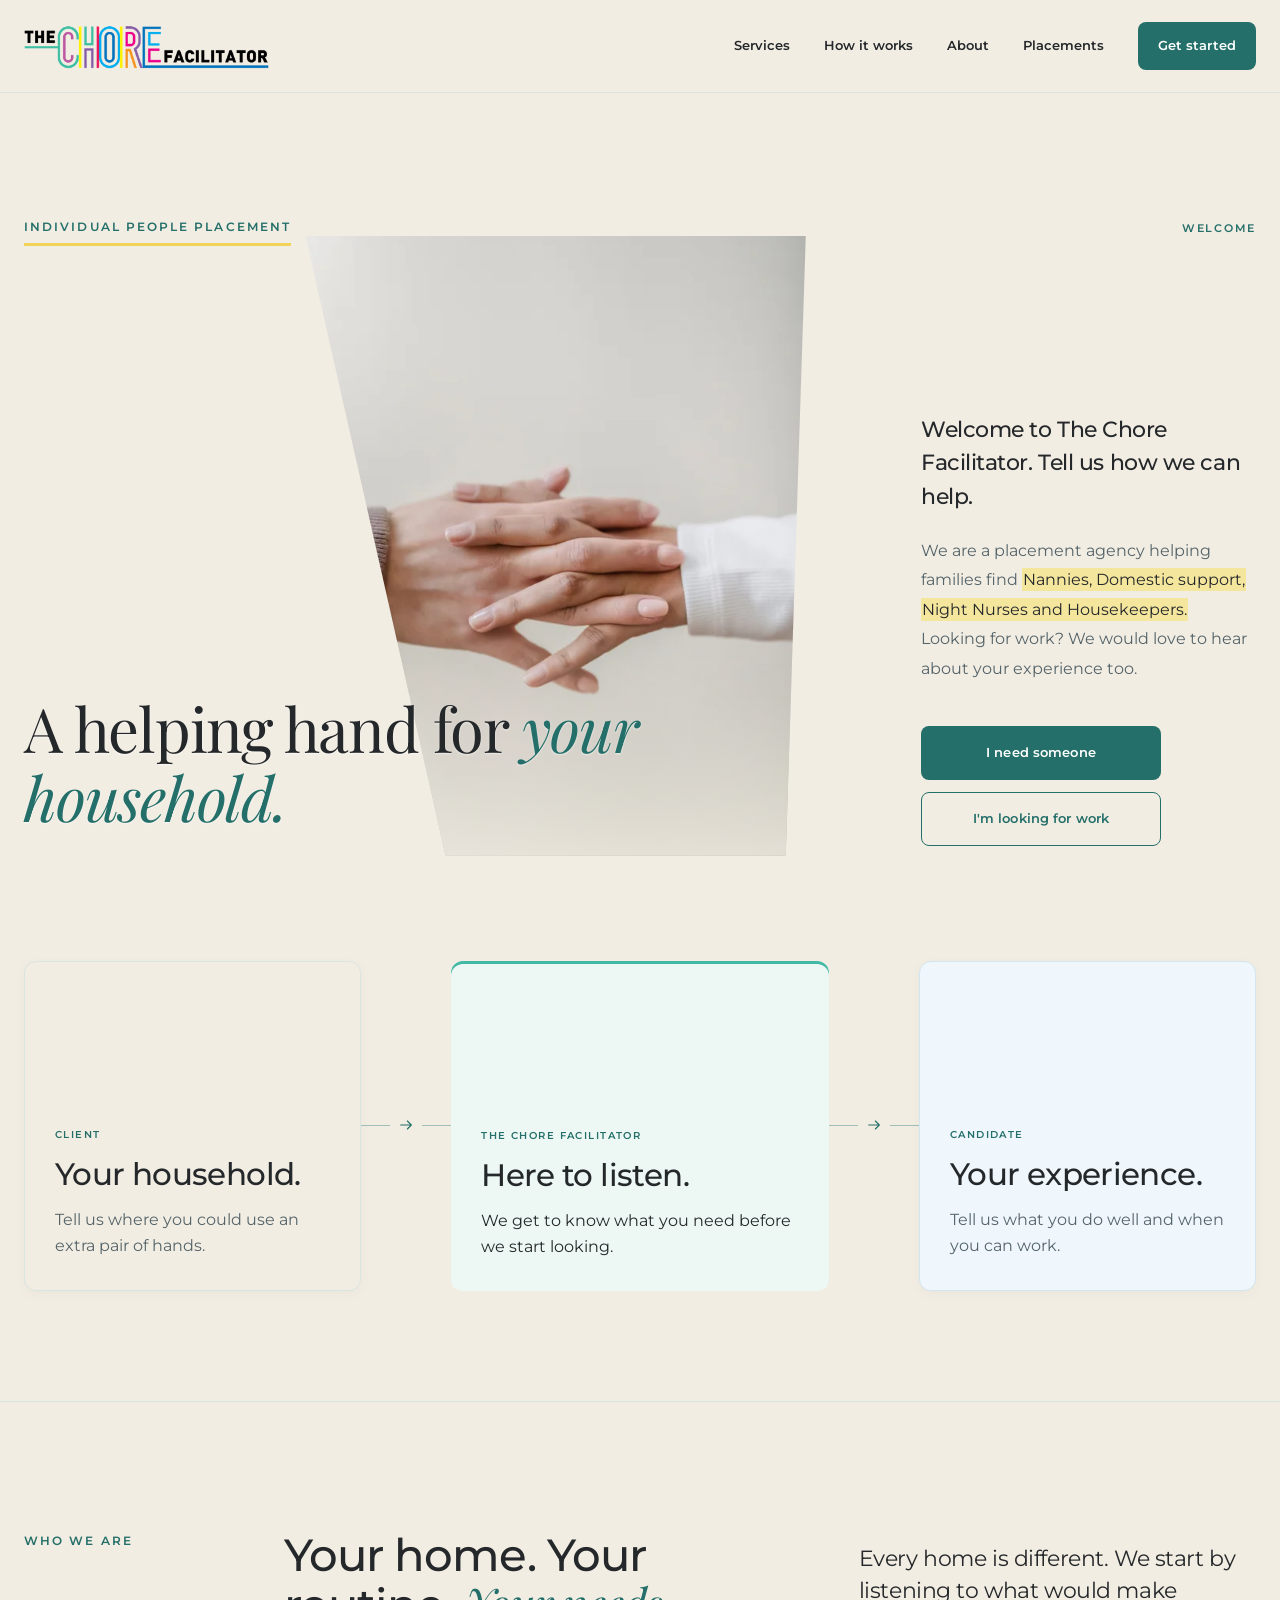
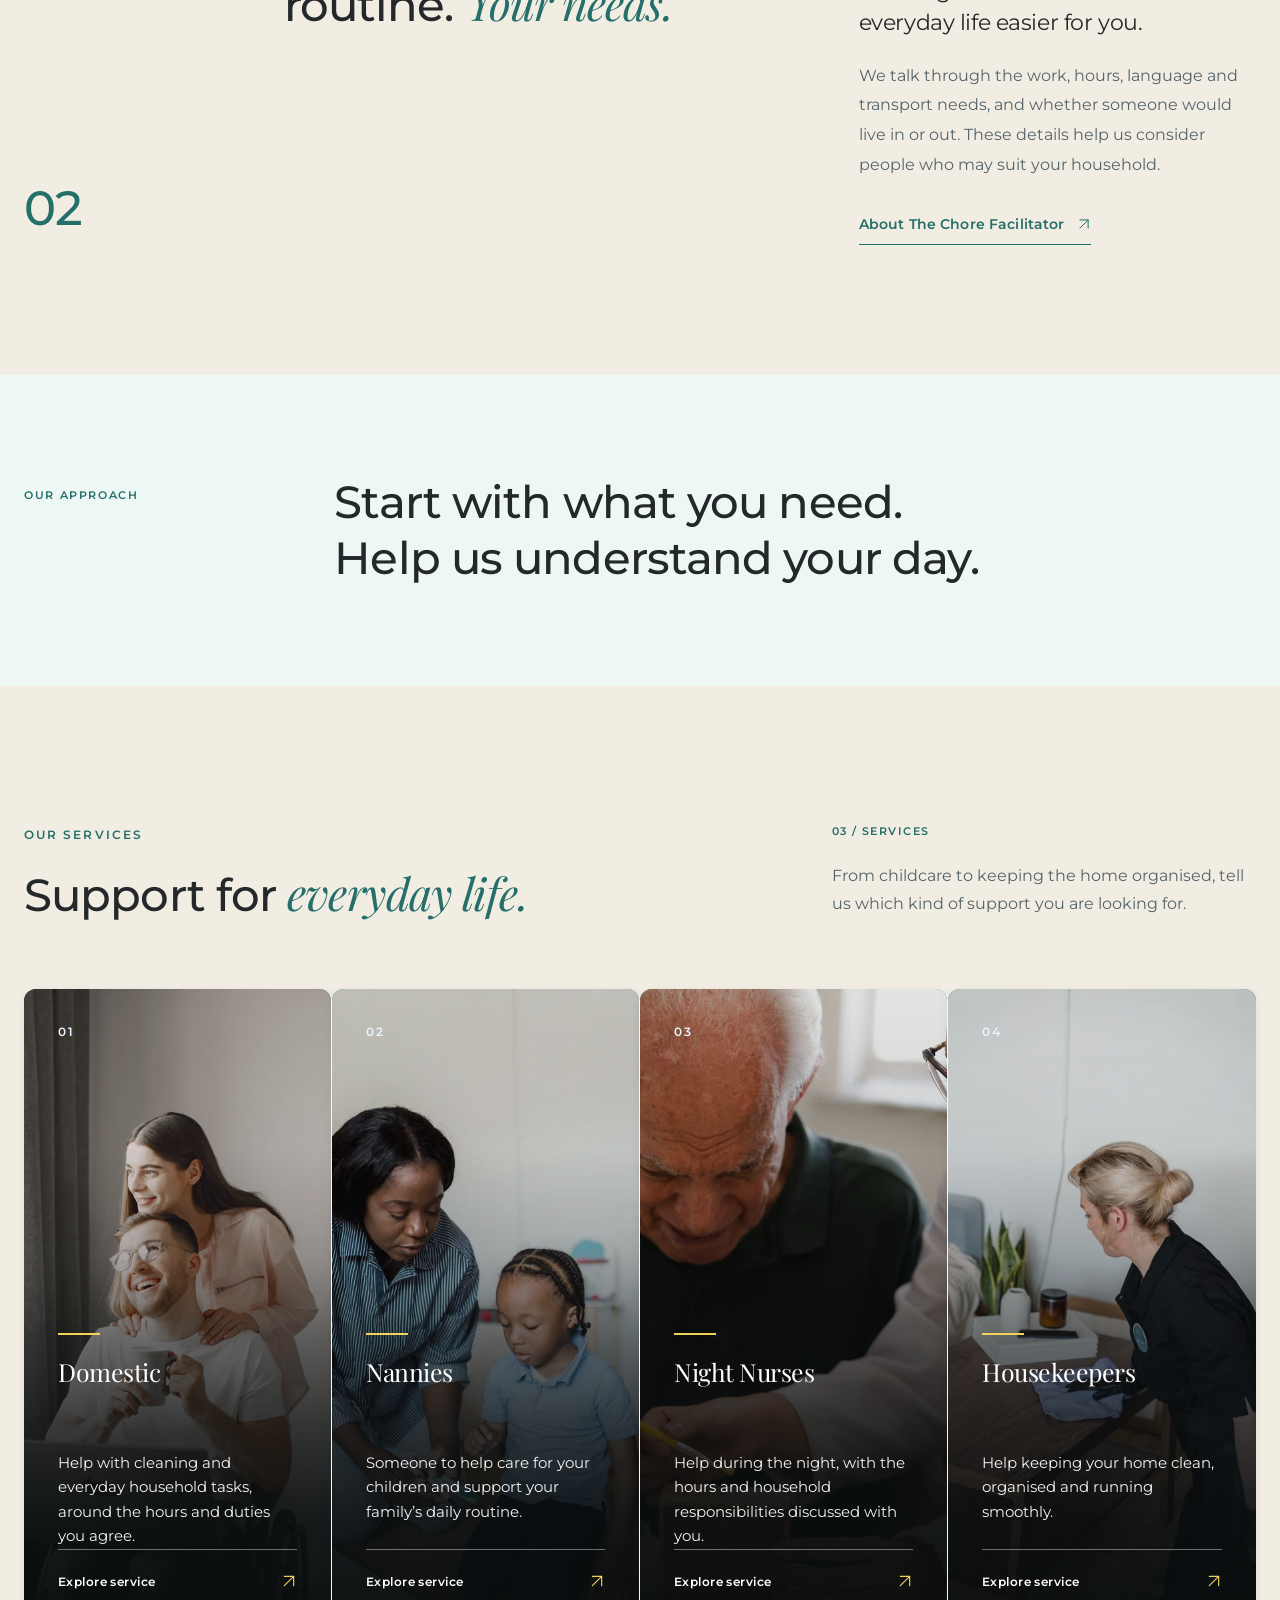
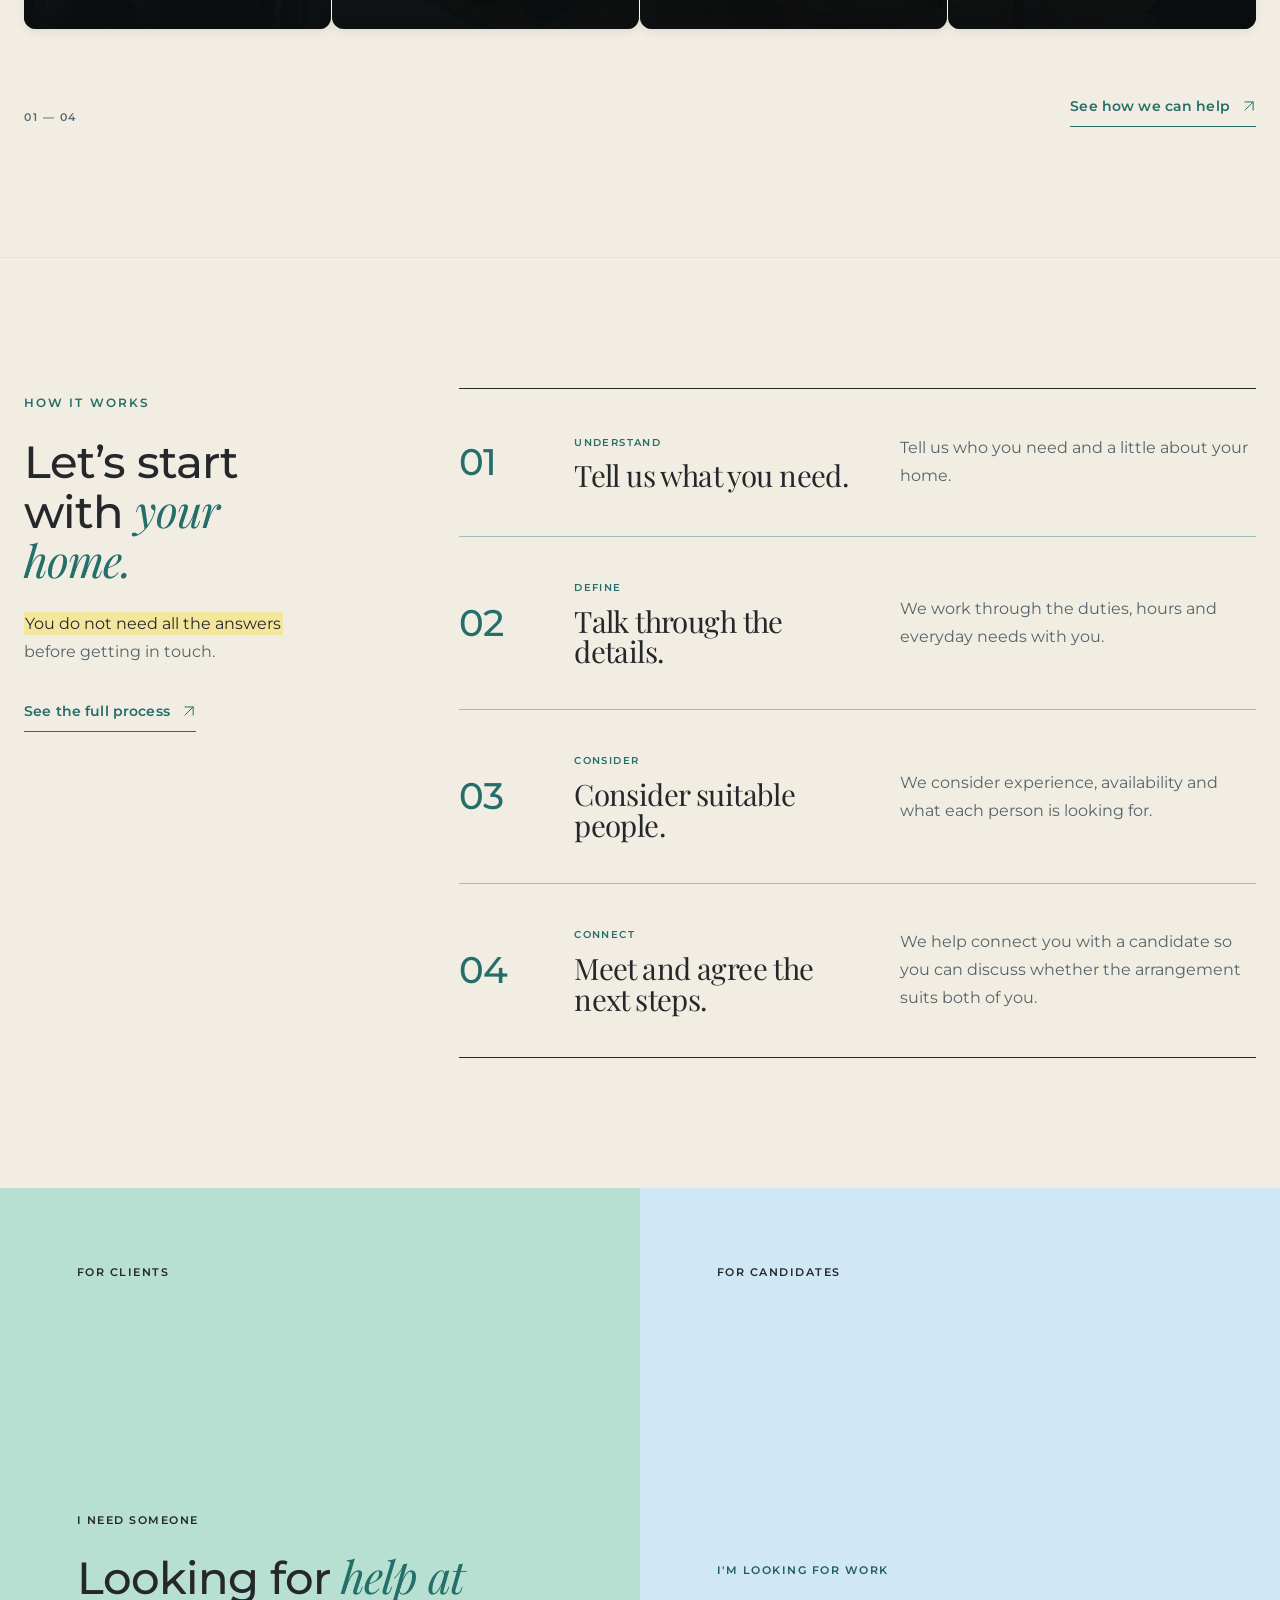
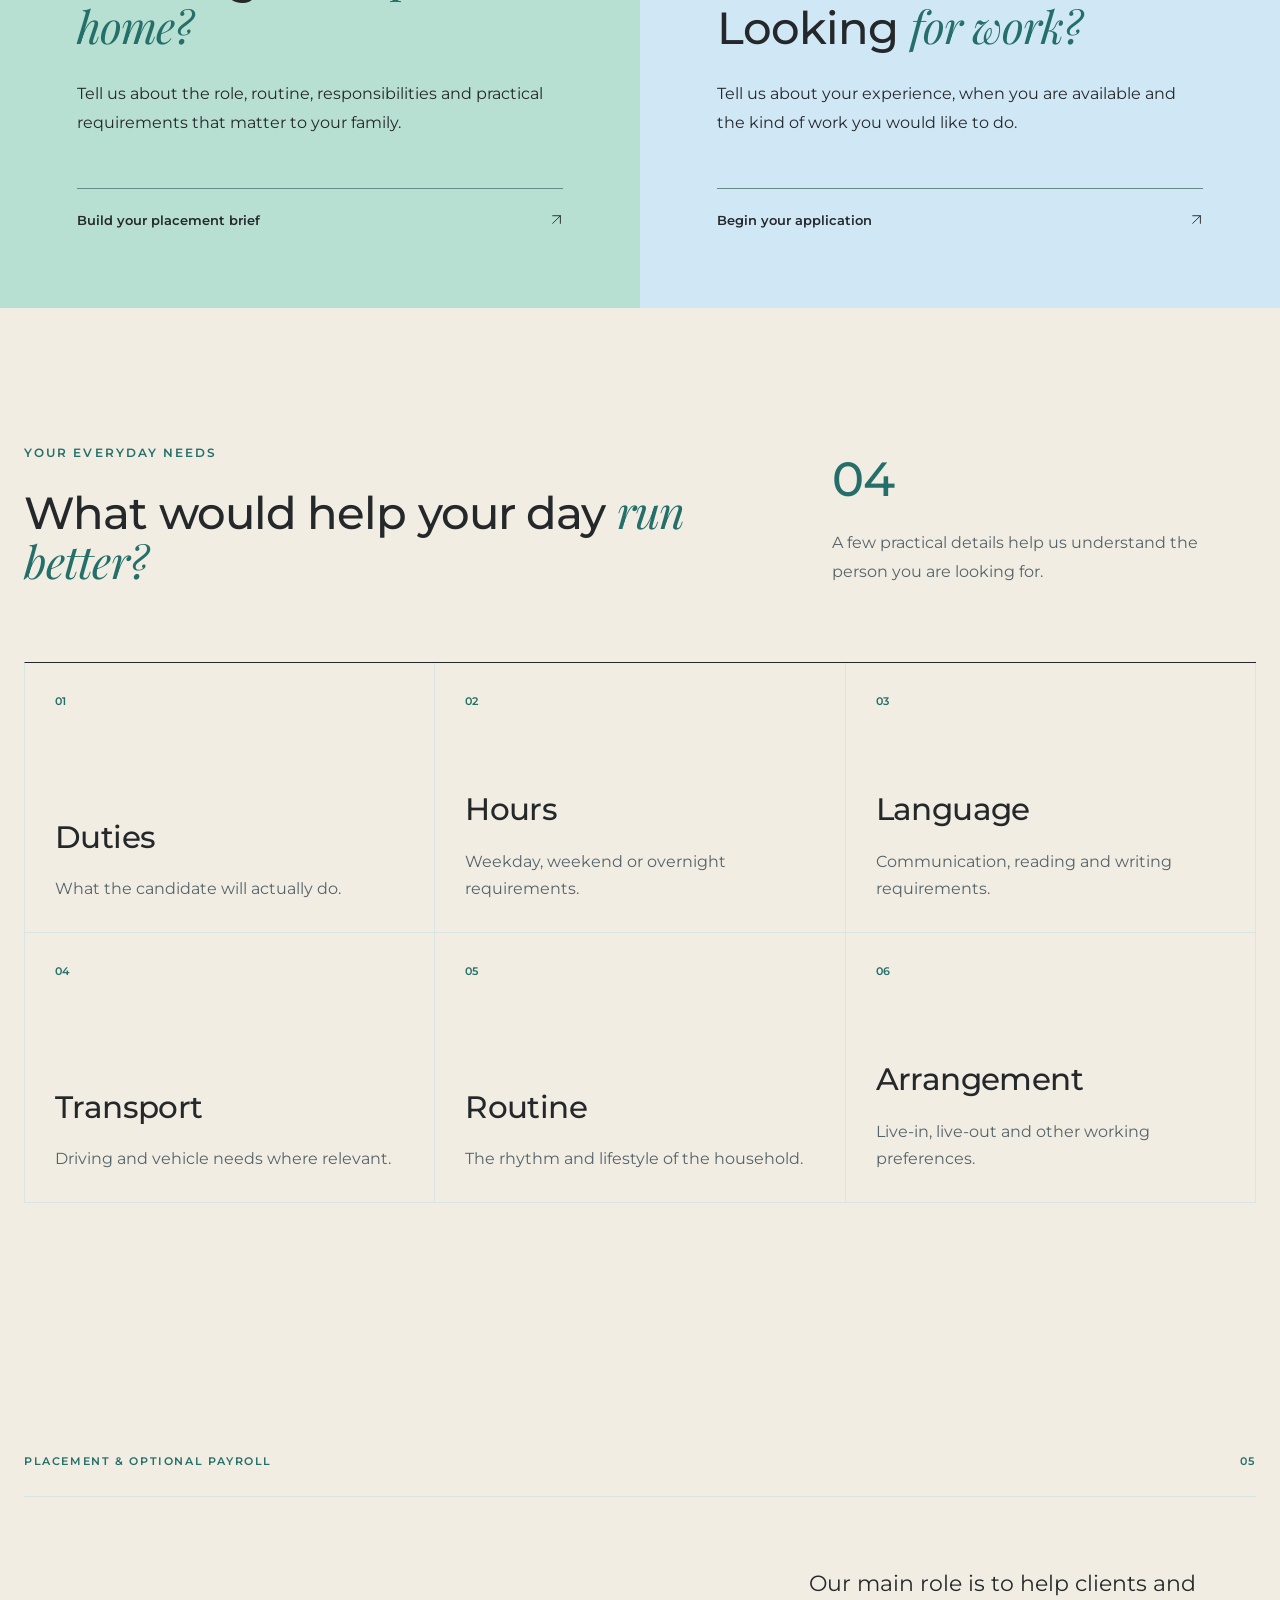
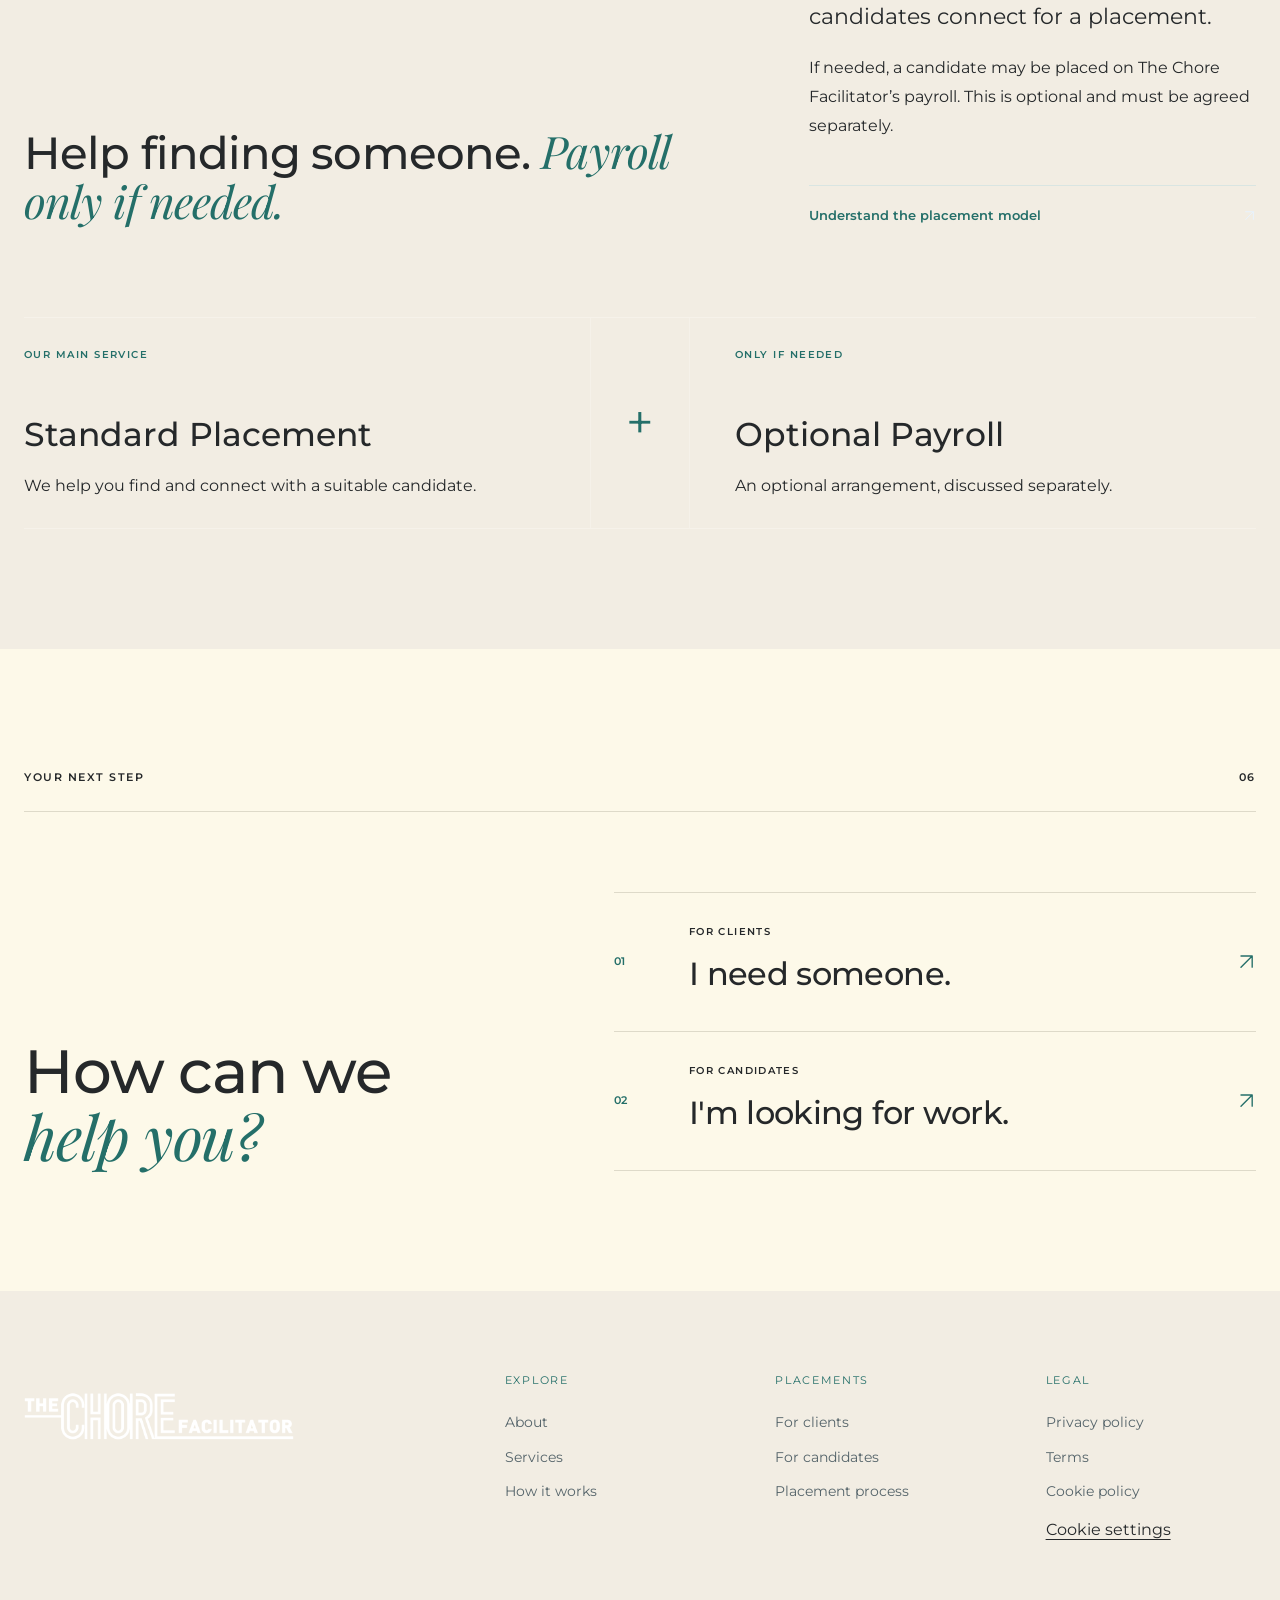
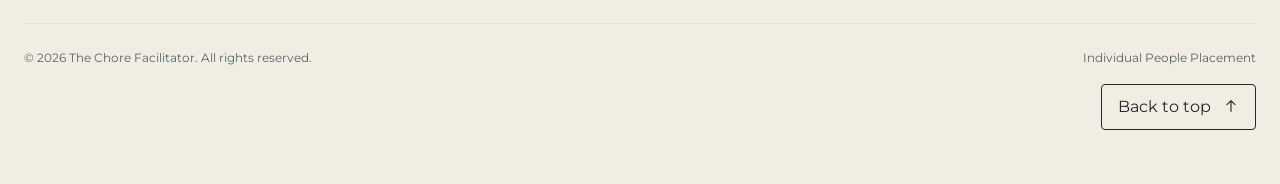
<file: index.html>
<!DOCTYPE html>
<html lang="en-ZA">

<head>

    <meta charset="UTF-8">

    <meta
        name="viewport"
        content="width=device-width, initial-scale=1.0"
    >

    <meta
        name="description"
        content="The Chore Facilitator connects families and households with suitable nannies, domestics, night nurses and housekeepers."
    >

    <meta
        name="theme-color"
        content="#ffffff"
    >

    <title> The Chore Facilitator | Individual People Placement </title>


    <!-- GLOBAL WEBSITE CSS -->
    <link
        rel="stylesheet"
        href="style.css"
    >


    <!-- HOMEPAGE CSS -->
    <link
        rel="stylesheet"
        href="index.css"
    >


    <link rel="icon" type="image/png" sizes="32x32" href="images/favicon-32.png">
    <link rel="apple-touch-icon" sizes="180x180" href="images/apple-touch-icon.png">
    <link rel="canonical" href="https://thechorefacilitator.co.za/">
    <meta property="og:type" content="website">
    <meta property="og:site_name" content="The Chore Facilitator">
    <meta property="og:locale" content="en_ZA">
    <meta property="og:title" content="The Chore Facilitator | Individual People Placement">
    <meta property="og:description" content="The Chore Facilitator connects families and households with suitable nannies, domestics, night nurses and housekeepers.">
    <meta property="og:url" content="https://thechorefacilitator.co.za/">
    <meta property="og:image" content="https://thechorefacilitator.co.za/images/social-share.png">
    <meta property="og:image:alt" content="The Chore Facilitator logo">
    <meta property="og:image:width" content="1200">
    <meta property="og:image:height" content="630">
    <meta name="twitter:card" content="summary_large_image">
    <link rel="stylesheet" href="site-essentials.css">
<script type="application/ld+json">{"@context":"https://schema.org","@type":"Organization","name":"The Chore Facilitator","url":"https://thechorefacilitator.co.za","logo":"https://thechorefacilitator.co.za/images/chore-logo.png","email":"admin@thechorefacilitator.co.za"}</script>
</head>


<body class="index-page">


    <!-- =========================================================
         ACCESSIBILITY
    ========================================================== -->

    <a
        href="#main-content"
        class="skip-link"
    >
        Skip to main content
    </a>



    <!-- =========================================================
         HEADER
    ========================================================== -->

    <header class="site-header">

        <div class="container nav-wrap">


            <a
                href="index.html"
                class="brand"
                aria-label="The Chore Facilitator home"
            >

                <img
                    src="images/chore-logo.png"
                    alt="The Chore Facilitator"
                 width="800" height="200" decoding="async">

            </a>



            <button type="button"
                class="menu-toggle"
                id="menuToggle"
                aria-label="Open navigation"
                aria-expanded="false"
                aria-controls="mainNav"
            >

                <span></span>
                <span></span>

            </button>



            <nav
                class="main-nav"
                id="mainNav"
                aria-label="Main navigation"
            >

                <a href="services.html">
                    Services
                </a>

                <a href="how-it-works.html">
                    How it works
                </a>

                <a href="about.html">
                    About
                </a>

                <a href="placements.html">
                    Placements
                </a>

                <a
                    href="contact.html"
                    class="nav-cta"
                >
                    Get started
                </a>

            </nav>


        </div>

    </header>



    <!-- =========================================================
         MAIN
    ========================================================== -->

    <main id="main-content" tabindex="-1">



        <!-- =====================================================
             HERO
        ====================================================== -->

        <section class="home-hero">

            <div class="container">


                <!-- META -->

                <div class="home-hero-meta">

                    <span class="section-label">
                        INDIVIDUAL PEOPLE PLACEMENT
                    </span>

                    <span class="home-hero-index">
                        WELCOME
                    </span>

                </div>



                <!-- MAIN HERO -->

                <div class="home-hero-grid">


                    <div class="home-hero-heading">
 <figure class="home-hero-photo"><img src="images/holding-hand.jpg" srcset="images/holding-hand-640.webp 640w, images/holding-hand-1280.webp 1280w" sizes="(max-width:650px) 80vw, 40vw" alt="One person gently holding another person’s hands" width="4000" height="6000" fetchpriority="high" decoding="async"></figure>

                        <h1 class="editorial-heading">A helping hand for <em class="heading-accent">your household.</em></h1>

                    </div>



                    <div class="home-hero-copy">

                        <p class="home-hero-lead">Welcome to The Chore Facilitator. Tell us how we can help.</p>


                        <p>We are a placement agency helping families find <mark class="text-highlight">Nannies, Domestic support, Night Nurses and Housekeepers.</mark> Looking for work? We would love to hear about your experience too.</p>



                        <div class="home-hero-actions">


                            <a
                                href="for-clients.html"
                                class="btn btn-primary"
                            >
                                I need someone
                            </a>


                            <a
                                href="apply.html"
                                class="btn btn-secondary"
                            >
                                I'm looking for work
                            </a>


                        </div>


                    </div>


                </div>



                <!-- =================================================
                     HERO PLACEMENT MAP
                ================================================== -->

                <div class="home-model">


                    <!-- CLIENT -->

                    <div class="home-model-side">

                        <span class="home-model-letter" data-card-spacer aria-hidden="true"></span>


                        <div>

                            <span class="home-model-label">
                                CLIENT
                            </span>

                            <strong>Your household.</strong>

                            <p>Tell us where you could use an extra pair of hands.</p>

                        </div>

                    </div>



                    <!-- CONNECTOR -->

                    <div
                        class="home-model-connector"
                        aria-hidden="true"
                    >

                        <span></span>

                        <strong>
                            <svg class="site-arrow" xmlns="http://www.w3.org/2000/svg" viewBox="0 0 24 24" width="16" height="16" fill="none" stroke="currentColor" stroke-width="1.7" stroke-linecap="round" stroke-linejoin="round" aria-hidden="true" focusable="false"><path d="M4 12h16M14 6l6 6-6 6"/></svg>
                        </strong>

                        <span></span>

                    </div>



                    <!-- CHORE -->

                    <div class="home-model-center">

                        <span class="home-model-letter" data-card-spacer aria-hidden="true"></span>


                        <div>

                            <span class="home-model-label">
                                THE CHORE FACILITATOR
                            </span>

                            <strong>Here to listen.</strong>

                            <p>We get to know what you need before we start looking.</p>

                        </div>

                    </div>



                    <!-- CONNECTOR -->

                    <div
                        class="home-model-connector"
                        aria-hidden="true"
                    >

                        <span></span>

                        <strong>
                            <svg class="site-arrow" xmlns="http://www.w3.org/2000/svg" viewBox="0 0 24 24" width="16" height="16" fill="none" stroke="currentColor" stroke-width="1.7" stroke-linecap="round" stroke-linejoin="round" aria-hidden="true" focusable="false"><path d="M4 12h16M14 6l6 6-6 6"/></svg>
                        </strong>

                        <span></span>

                    </div>



                    <!-- CANDIDATE -->

                    <div class="home-model-side home-model-candidate">

                        <span class="home-model-letter" data-card-spacer aria-hidden="true"></span>


                        <div>

                            <span class="home-model-label">
                                CANDIDATE
                            </span>

                            <strong>Your experience.</strong>

                            <p>Tell us what you do well and when you can work.</p>

                        </div>

                    </div>


                </div>


            </div>

        </section>



        <!-- =====================================================
             INTRO
        ====================================================== -->

        <section class="home-intro">

            <div class="container home-intro-grid">


                <div class="home-intro-label">

                    <span class="section-label">
                        WHO WE ARE
                    </span>

                    <span class="home-section-number">
                        02
                    </span>

                </div>



                <div class="home-intro-heading">

                    <h2 class="editorial-heading">Your home. Your routine. <em class="heading-accent">Your needs.</em></h2>

                </div>



                <div class="home-intro-copy">

                    <p class="home-intro-lead">Every home is different. We start by listening to what would make everyday life easier for you.</p>


                    <p>We talk through the work, hours, language and transport needs, and whether someone would live in or out. These details help us consider people who may suit your household.</p>


                    <a
                        href="about.html"
                        class="text-link"
                    >

                        About The Chore Facilitator

                        <span><svg class="site-arrow" xmlns="http://www.w3.org/2000/svg" viewBox="0 0 24 24" width="16" height="16" fill="none" stroke="currentColor" stroke-width="1.7" stroke-linecap="round" stroke-linejoin="round" aria-hidden="true" focusable="false"><path d="M5 19 19 5M5 5h14v14"/></svg></span>

                    </a>

                </div>


            </div>

        </section>



        <!-- =====================================================
             EDITORIAL STATEMENT
        ====================================================== -->

        <section class="home-statement">

            <div class="container home-statement-grid">


                <div>

                    <span>
                        OUR APPROACH
                    </span>

                </div>



                <div>

                    <p>Start with what you need.</p>


                    <p>Help us understand your day.</p>

                </div>


            </div>

        </section>



        <!-- =====================================================
             SERVICES
        ====================================================== -->

        <section class="home-services">

            <div class="container">


                <div class="home-section-head">


                    <div>

                        <span class="section-label">
                            OUR SERVICES
                        </span>


                        <h2 class="editorial-heading">Support for <em class="heading-accent">everyday life.</em></h2>

                    </div>



                    <div class="home-section-head-copy">

                        <span>
                            03 / SERVICES
                        </span>


                        <p>From childcare to keeping the home organised, tell us which kind of support you are looking for.</p>

                    </div>


                </div>



                <!-- =================================================
                     SERVICE GRID
                ================================================== -->

                <div class="image-service-grid">



                    <!-- =============================================
                         DOMESTIC
                    ============================================== -->

                    <article class="image-service-card">


                        <img
                            src="images/domestic-support-1920.webp" srcset="images/domestic-support-640.webp 640w, images/domestic-support-1280.webp 1280w, images/domestic-support-1920.webp 1920w" sizes="(max-width: 700px) 100vw, (max-width: 1050px) 80vw, 50vw"
                            alt="Domestic placement"
                            loading="lazy"
                         width="3477" height="5215" decoding="async">


                        <div class="image-service-overlay"></div>



                        <div class="image-service-content">


                            <span class="image-service-number">
                                01
                            </span>



                            <div class="image-service-bottom">


                                <h3>
                                    Domestic
                                </h3>


                                <p>Help with cleaning and everyday household tasks, around the hours and duties you agree.</p>


                                <a href="services.html#domestic">

                                    Explore service

                                    <span><svg class="site-arrow" xmlns="http://www.w3.org/2000/svg" viewBox="0 0 24 24" width="16" height="16" fill="none" stroke="currentColor" stroke-width="1.7" stroke-linecap="round" stroke-linejoin="round" aria-hidden="true" focusable="false"><path d="M5 19 19 5M5 5h14v14"/></svg></span>

                                </a>


                            </div>


                        </div>


                    </article>



                    <!-- =============================================
                         NANNIES
                    ============================================== -->

                    <article class="image-service-card">


                        <img src="images/nannies.jpg" srcset="images/nannies-640.webp 640w, images/nannies-1280.webp 1280w, images/nannies-1920.webp 1920w" sizes="(max-width:650px) 100vw, 50vw" alt="An adult helping a child with colourful pens at home" width="4000" height="6000" loading="lazy" decoding="async">


                        <div class="image-service-overlay"></div>



                        <div class="image-service-content">


                            <span class="image-service-number">
                                02
                            </span>



                            <div class="image-service-bottom">


                                <h3>
                                    Nannies
                                </h3>


                                <p>Someone to help care for your children and support your family’s daily routine.</p>


                                <a href="services.html#nannies">

                                    Explore service

                                    <span><svg class="site-arrow" xmlns="http://www.w3.org/2000/svg" viewBox="0 0 24 24" width="16" height="16" fill="none" stroke="currentColor" stroke-width="1.7" stroke-linecap="round" stroke-linejoin="round" aria-hidden="true" focusable="false"><path d="M5 19 19 5M5 5h14v14"/></svg></span>

                                </a>


                            </div>


                        </div>


                    </article>



                    <!-- =============================================
                         NIGHT NURSES
                    ============================================== -->

                    <article class="image-service-card">


                        <!-- Night nurse placement image -->

                        <img
                            src="images/caregivers-1920.webp" srcset="images/caregivers-640.webp 640w, images/caregivers-1280.webp 1280w, images/caregivers-1920.webp 1920w" sizes="(max-width: 700px) 100vw, (max-width: 1050px) 80vw, 50vw"
                            alt="Night nurse placement"
                            loading="lazy"
                         width="2645" height="3874" decoding="async">


                        <div class="image-service-overlay"></div>



                        <div class="image-service-content">


                            <span class="image-service-number">
                                03
                            </span>



                            <div class="image-service-bottom">


                                <h3>
                                    Night Nurses
                                </h3>


                                <p>Help during the night, with the hours and household responsibilities discussed with you.</p>


                                <a href="services.html#night-nurses">

                                    Explore service

                                    <span><svg class="site-arrow" xmlns="http://www.w3.org/2000/svg" viewBox="0 0 24 24" width="16" height="16" fill="none" stroke="currentColor" stroke-width="1.7" stroke-linecap="round" stroke-linejoin="round" aria-hidden="true" focusable="false"><path d="M5 19 19 5M5 5h14v14"/></svg></span>

                                </a>


                            </div>


                        </div>


                    </article>



                    <!-- =============================================
                         HOUSEKEEPERS
                    ============================================== -->

                    <article class="image-service-card">


                        <img
                            src="images/housekeeping-1920.webp" srcset="images/housekeeping-640.webp 640w, images/housekeeping-1280.webp 1280w, images/housekeeping-1920.webp 1920w" sizes="(max-width: 700px) 100vw, (max-width: 1050px) 80vw, 50vw"
                            alt="Housekeeper placement"
                            loading="lazy"
                         width="4000" height="6000" decoding="async">


                        <div class="image-service-overlay"></div>



                        <div class="image-service-content">


                            <span class="image-service-number">
                                04
                            </span>



                            <div class="image-service-bottom">


                                <h3>
                                    Housekeepers
                                </h3>


                                <p>Help keeping your home clean, organised and running smoothly.</p>


                                <a href="services.html#housekeepers">

                                    Explore service

                                    <span><svg class="site-arrow" xmlns="http://www.w3.org/2000/svg" viewBox="0 0 24 24" width="16" height="16" fill="none" stroke="currentColor" stroke-width="1.7" stroke-linecap="round" stroke-linejoin="round" aria-hidden="true" focusable="false"><path d="M5 19 19 5M5 5h14v14"/></svg></span>

                                </a>


                            </div>


                        </div>


                    </article>


                </div>



                <div class="home-services-footer">

                    <span>
                        01 — 04
                    </span>


                    <a
                        href="services.html"
                        class="text-link"
                    >

                        See how we can help

                        <span><svg class="site-arrow" xmlns="http://www.w3.org/2000/svg" viewBox="0 0 24 24" width="16" height="16" fill="none" stroke="currentColor" stroke-width="1.7" stroke-linecap="round" stroke-linejoin="round" aria-hidden="true" focusable="false"><path d="M5 19 19 5M5 5h14v14"/></svg></span>

                    </a>

                </div>


            </div>

        </section>



        <!-- =====================================================
             HOW IT WORKS
        ====================================================== -->

        <section class="home-process">

            <div class="container home-process-layout">


                <!-- LEFT RAIL -->

                <aside class="home-process-rail">


                    <span class="section-label">
                        HOW IT WORKS
                    </span>


                    <h2 class="editorial-heading">Let’s start with <em class="heading-accent">your home.</em></h2>


                    <p><mark class="text-highlight">You do not need all the answers</mark> before getting in touch.</p>


                    <a
                        href="how-it-works.html"
                        class="text-link"
                    >

                        See the full process

                        <span><svg class="site-arrow" xmlns="http://www.w3.org/2000/svg" viewBox="0 0 24 24" width="16" height="16" fill="none" stroke="currentColor" stroke-width="1.7" stroke-linecap="round" stroke-linejoin="round" aria-hidden="true" focusable="false"><path d="M5 19 19 5M5 5h14v14"/></svg></span>

                    </a>


                </aside>



                <!-- STEPS -->

                <div class="home-process-list">


                    <!-- 01 -->

                    <article class="home-process-row">

                        <span class="home-process-number">
                            01
                        </span>


                        <div>

                            <span class="home-process-kicker">
                                UNDERSTAND
                            </span>


                            <h3>
                                Tell us what you need.
                            </h3>

                        </div>


                        <p>Tell us who you need and a little about your home.</p>

                    </article>



                    <!-- 02 -->

                    <article class="home-process-row">

                        <span class="home-process-number">
                            02
                        </span>


                        <div>

                            <span class="home-process-kicker">
                                DEFINE
                            </span>


                            <h3>Talk through the details.</h3>

                        </div>


                        <p>We work through the duties, hours and everyday needs with you.</p>

                    </article>



                    <!-- 03 -->

                    <article class="home-process-row">

                        <span class="home-process-number">
                            03
                        </span>


                        <div>

                            <span class="home-process-kicker">
                                CONSIDER
                            </span>


                            <h3>Consider suitable people.</h3>

                        </div>


                        <p>We consider experience, availability and what each person is looking for.</p>

                    </article>



                    <!-- 04 -->

                    <article class="home-process-row home-process-row-final">

                        <span class="home-process-number">
                            04
                        </span>


                        <div>

                            <span class="home-process-kicker">
                                CONNECT
                            </span>


                            <h3>Meet and agree the next steps.</h3>

                        </div>


                        <p>We help connect you with a candidate so you can discuss whether the arrangement suits both of you.</p>

                    </article>


                </div>


            </div>

        </section>



        <!-- =====================================================
             CLIENT / CANDIDATE
        ====================================================== -->

        <section class="home-pathways">


            <!-- CLIENT -->

            <article class="home-pathway home-pathway-client">


                <div class="home-pathway-top">

                    <span>
                        FOR CLIENTS
                    </span>

                    <span data-card-spacer aria-hidden="true"></span>

                </div>



                <div class="home-pathway-content">

                    <p class="home-pathway-kicker">
                        I NEED SOMEONE
                    </p>


                    <h2 class="editorial-heading">Looking for <em class="heading-accent">help at home?</em></h2>


                    <p>

                        Tell us about the role, routine,
                        responsibilities and practical requirements
                        that matter to your family.

                    </p>


                    <a href="for-clients.html">

                        Build your placement brief

                        <span><svg class="site-arrow" xmlns="http://www.w3.org/2000/svg" viewBox="0 0 24 24" width="16" height="16" fill="none" stroke="currentColor" stroke-width="1.7" stroke-linecap="round" stroke-linejoin="round" aria-hidden="true" focusable="false"><path d="M5 19 19 5M5 5h14v14"/></svg></span>

                    </a>

                </div>


            </article>



            <!-- CANDIDATE -->

            <article class="home-pathway home-pathway-candidate">


                <div class="home-pathway-top">

                    <span>
                        FOR CANDIDATES
                    </span>

                    <span data-card-spacer aria-hidden="true"></span>

                </div>



                <div class="home-pathway-content">

                    <p class="home-pathway-kicker">
                        I'M LOOKING FOR WORK
                    </p>


                    <h2 class="editorial-heading">Looking <em class="heading-accent">for work?</em></h2>


                    <p>Tell us about your experience, when you are available and the kind of work you would like to do.</p>


                    <a href="apply.html">

                        Begin your application

                        <span><svg class="site-arrow" xmlns="http://www.w3.org/2000/svg" viewBox="0 0 24 24" width="16" height="16" fill="none" stroke="currentColor" stroke-width="1.7" stroke-linecap="round" stroke-linejoin="round" aria-hidden="true" focusable="false"><path d="M5 19 19 5M5 5h14v14"/></svg></span>

                    </a>

                </div>


            </article>


        </section>



        <!-- =====================================================
             MATCHING FACTORS
        ====================================================== -->

        <section class="home-factors">

            <div class="container">


                <div class="home-factors-head">


                    <div>

                        <span class="section-label">
                            YOUR EVERYDAY NEEDS
                        </span>


                        <h2 class="editorial-heading">What would help your day <em class="heading-accent">run better?</em></h2>

                    </div>



                    <div>

                        <span class="home-section-number">
                            04
                        </span>


                        <p>A few practical details help us understand the person you are looking for.</p>

                    </div>


                </div>



                <div class="home-factor-grid">


                    <article>

                        <span>
                            01
                        </span>

                        <strong>
                            Duties
                        </strong>

                        <p>
                            What the candidate will actually do.
                        </p>

                    </article>



                    <article>

                        <span>
                            02
                        </span>

                        <strong>
                            Hours
                        </strong>

                        <p>
                            Weekday, weekend or overnight requirements.
                        </p>

                    </article>



                    <article>

                        <span>
                            03
                        </span>

                        <strong>
                            Language
                        </strong>

                        <p>
                            Communication, reading and writing requirements.
                        </p>

                    </article>



                    <article>

                        <span>
                            04
                        </span>

                        <strong>
                            Transport
                        </strong>

                        <p>
                            Driving and vehicle needs where relevant.
                        </p>

                    </article>



                    <article>

                        <span>
                            05
                        </span>

                        <strong>
                            Routine
                        </strong>

                        <p>
                            The rhythm and lifestyle of the household.
                        </p>

                    </article>



                    <article>

                        <span>
                            06
                        </span>

                        <strong>
                            Arrangement
                        </strong>

                        <p>
                            Live-in, live-out and other working preferences.
                        </p>

                    </article>


                </div>


            </div>

        </section>



        <!-- =====================================================
             PLACEMENT & OPTIONAL PAYROLL
        ====================================================== -->

        <section class="home-placement">

            <div class="container">


                <div class="home-placement-top">

                    <span>
                        PLACEMENT & OPTIONAL PAYROLL
                    </span>

                    <span>
                        05
                    </span>

                </div>



                <div class="home-placement-grid">


                    <div class="home-placement-heading">

                        <h2 class="editorial-heading">Help finding someone. <em class="heading-accent">Payroll only if needed.</em></h2>

                    </div>



                    <div class="home-placement-copy">

                        <p class="home-placement-lead">Our main role is to help clients and candidates connect for a placement.</p>


                        <p>If needed, a candidate may be placed on The Chore Facilitator’s payroll. This is optional and must be agreed separately.</p>


                        <a
                            href="placements.html"
                            class="home-placement-link"
                        >

                            Understand the placement model

                            <span><svg class="site-arrow" xmlns="http://www.w3.org/2000/svg" viewBox="0 0 24 24" width="16" height="16" fill="none" stroke="currentColor" stroke-width="1.7" stroke-linecap="round" stroke-linejoin="round" aria-hidden="true" focusable="false"><path d="M5 19 19 5M5 5h14v14"/></svg></span>

                        </a>

                    </div>


                </div>



                <!-- ROUTES -->

                <div class="home-placement-routes">


                    <div>

                        <span>
                            OUR MAIN SERVICE
                        </span>

                        <strong>
                            Standard Placement
                        </strong>

                        <p>We help you find and connect with a suitable candidate.</p>

                    </div>



                    <div class="home-placement-route-plus">

                        <span>
                            +
                        </span>

                    </div>



                    <div>

                        <span>
                            ONLY IF NEEDED
                        </span>

                        <strong>
                            Optional Payroll
                        </strong>

                        <p>An optional arrangement, discussed separately.</p>

                    </div>


                </div>


            </div>

        </section>



        <!-- =====================================================
             FINAL CTA
        ====================================================== -->

        <section class="home-close">

            <div class="container">


                <div class="home-close-meta">

                    <span>
                        YOUR NEXT STEP
                    </span>

                    <span>
                        06
                    </span>

                </div>



                <div class="home-close-grid">


                    <div>

                        <h2 class="editorial-heading">How can we <em class="heading-accent">help you?</em></h2>

                    </div>



                    <div class="home-close-actions">


                        <a
                            href="for-clients.html"
                            class="home-close-link"
                        >

                            <span class="home-close-number">
                                01
                            </span>


                            <div>

                                <small>
                                    FOR CLIENTS
                                </small>

                                <strong>
                                    I need someone.
                                </strong>

                            </div>


                            <span class="home-close-arrow">
                                <svg class="site-arrow" xmlns="http://www.w3.org/2000/svg" viewBox="0 0 24 24" width="16" height="16" fill="none" stroke="currentColor" stroke-width="1.7" stroke-linecap="round" stroke-linejoin="round" aria-hidden="true" focusable="false"><path d="M5 19 19 5M5 5h14v14"/></svg>
                            </span>

                        </a>



                        <a
                            href="apply.html"
                            class="home-close-link"
                        >

                            <span class="home-close-number">
                                02
                            </span>


                            <div>

                                <small>
                                    FOR CANDIDATES
                                </small>

                                <strong>
                                    I'm looking for work.
                                </strong>

                            </div>


                            <span class="home-close-arrow">
                                <svg class="site-arrow" xmlns="http://www.w3.org/2000/svg" viewBox="0 0 24 24" width="16" height="16" fill="none" stroke="currentColor" stroke-width="1.7" stroke-linecap="round" stroke-linejoin="round" aria-hidden="true" focusable="false"><path d="M5 19 19 5M5 5h14v14"/></svg>
                            </span>

                        </a>


                    </div>


                </div>


            </div>

        </section>


    </main>



    <!-- =========================================================
         FOOTER
    ========================================================== -->

    <footer class="footer">


        <div class="container footer-grid">


            <div class="footer-brand">

                <a
                    href="index.html"
                    aria-label="The Chore Facilitator home"
                >

                    <img
                        src="images/chore-logo.png"
                        alt="The Chore Facilitator"
                     width="800" height="200" decoding="async">

                </a>

            </div>



            <div>

                <p class="footer-label">
                    Explore
                </p>

                <a href="about.html">
                    About
                </a>

                <a href="services.html">
                    Services
                </a>

                <a href="how-it-works.html">
                    How it works
                </a>

            </div>



            <div>

                <p class="footer-label">
                    Placements
                </p>

                <a href="for-clients.html">
                    For clients
                </a>

                <a href="apply.html">
                    For candidates
                </a>

                <a href="placements.html">
                    Placement process
                </a>

            </div>



            <div>

                <p class="footer-label">
                    Legal
                </p>

                <a href="privacy.html">
                    Privacy policy
                </a>

                <a href="terms.html">
                    Terms
                </a>

                <a href="cookies.html">
                    Cookie policy
                </a>
                <button type="button" class="cookie-settings" data-cookie-settings>Cookie settings</button>

            </div>


        </div>



        <div class="container footer-bottom">

            <p>

                ©
                <span id="year"></span>
                The Chore Facilitator.
                All rights reserved.

            </p>


            <p>
                Individual People Placement
            </p>

        </div>


        <div class="container back-top-row"><a class="back-to-top" href="#main-content" data-back-to-top aria-label="Back to top">Back to top <span aria-hidden="true"><svg class="site-arrow" xmlns="http://www.w3.org/2000/svg" viewBox="0 0 24 24" width="16" height="16" fill="none" stroke="currentColor" stroke-width="1.7" stroke-linecap="round" stroke-linejoin="round" aria-hidden="true" focusable="false"><path d="M12 20V4M6 10l6-6 6 6"/></svg></span></a></div>
    </footer>



    <script src="script.js" defer></script>
    <script src="site-essentials.js" defer></script>
    <script src="consent.js" defer></script>


</body>

</html>
</file>
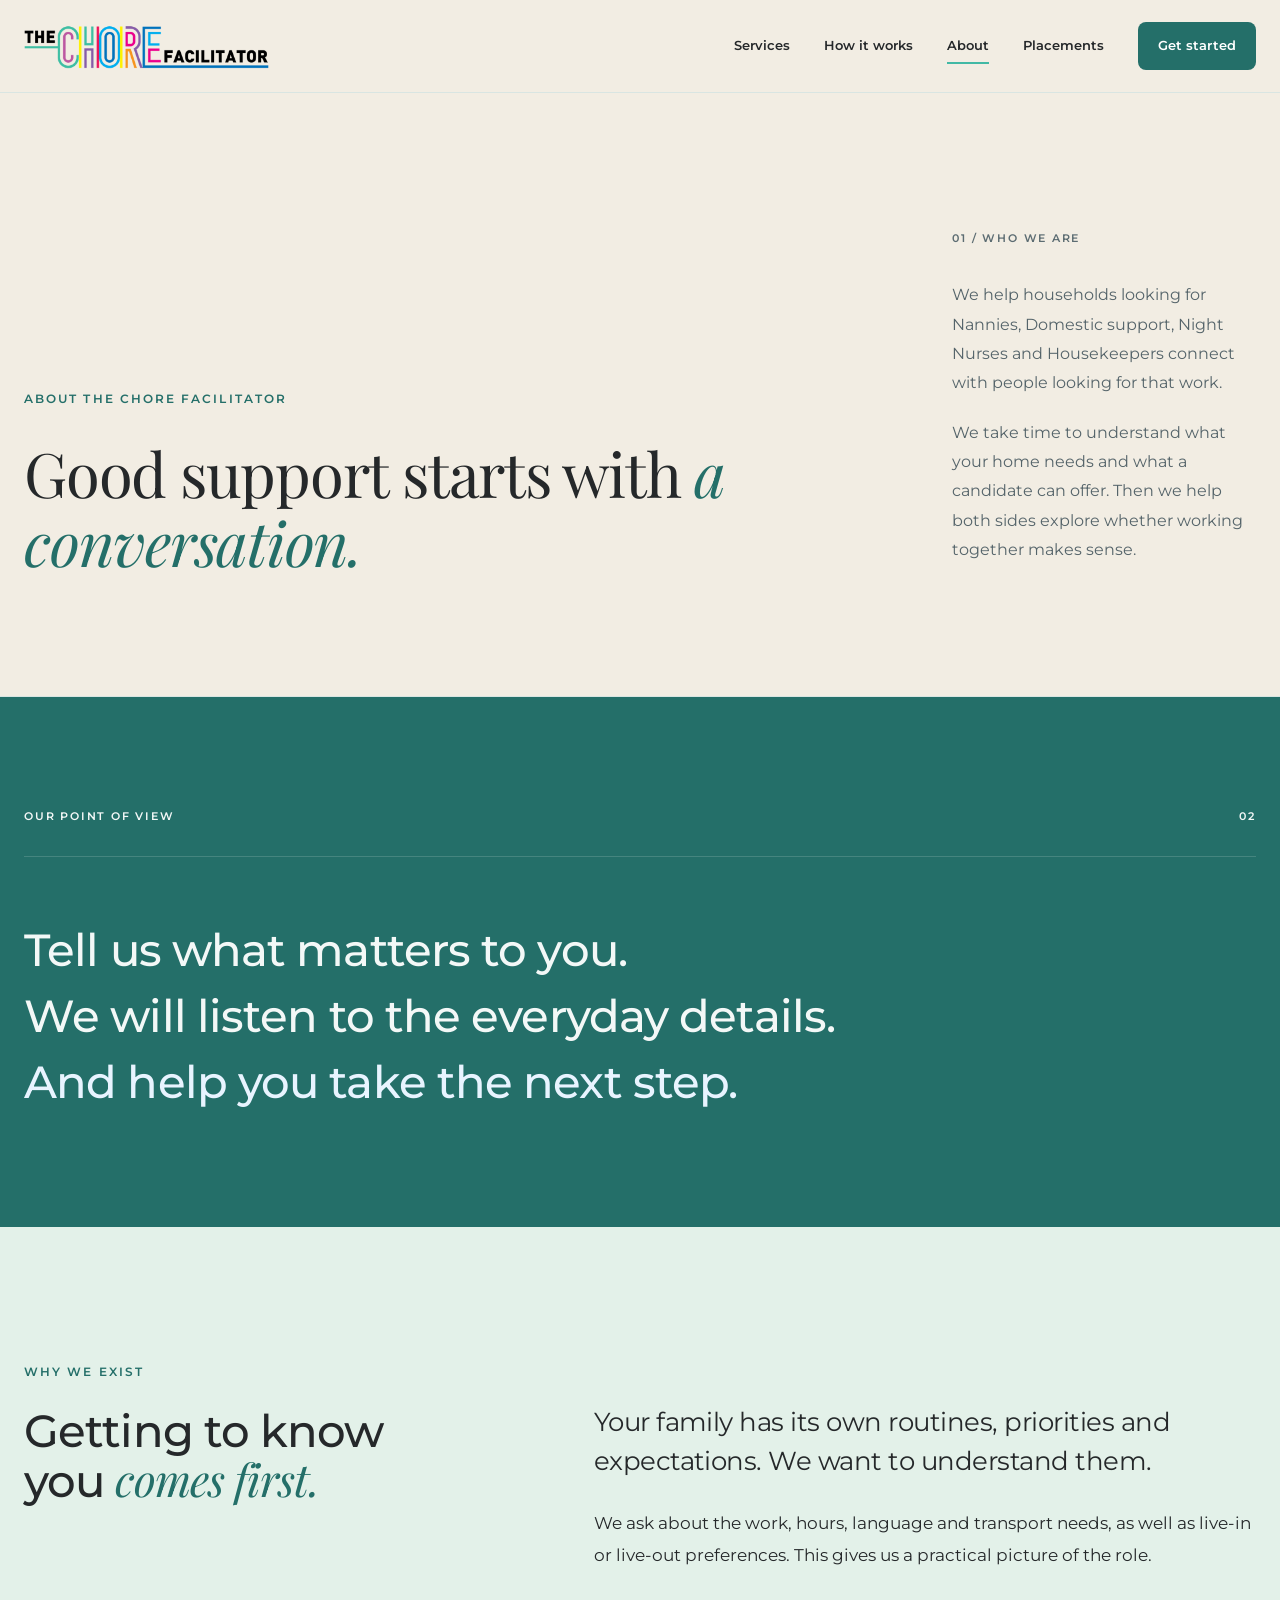
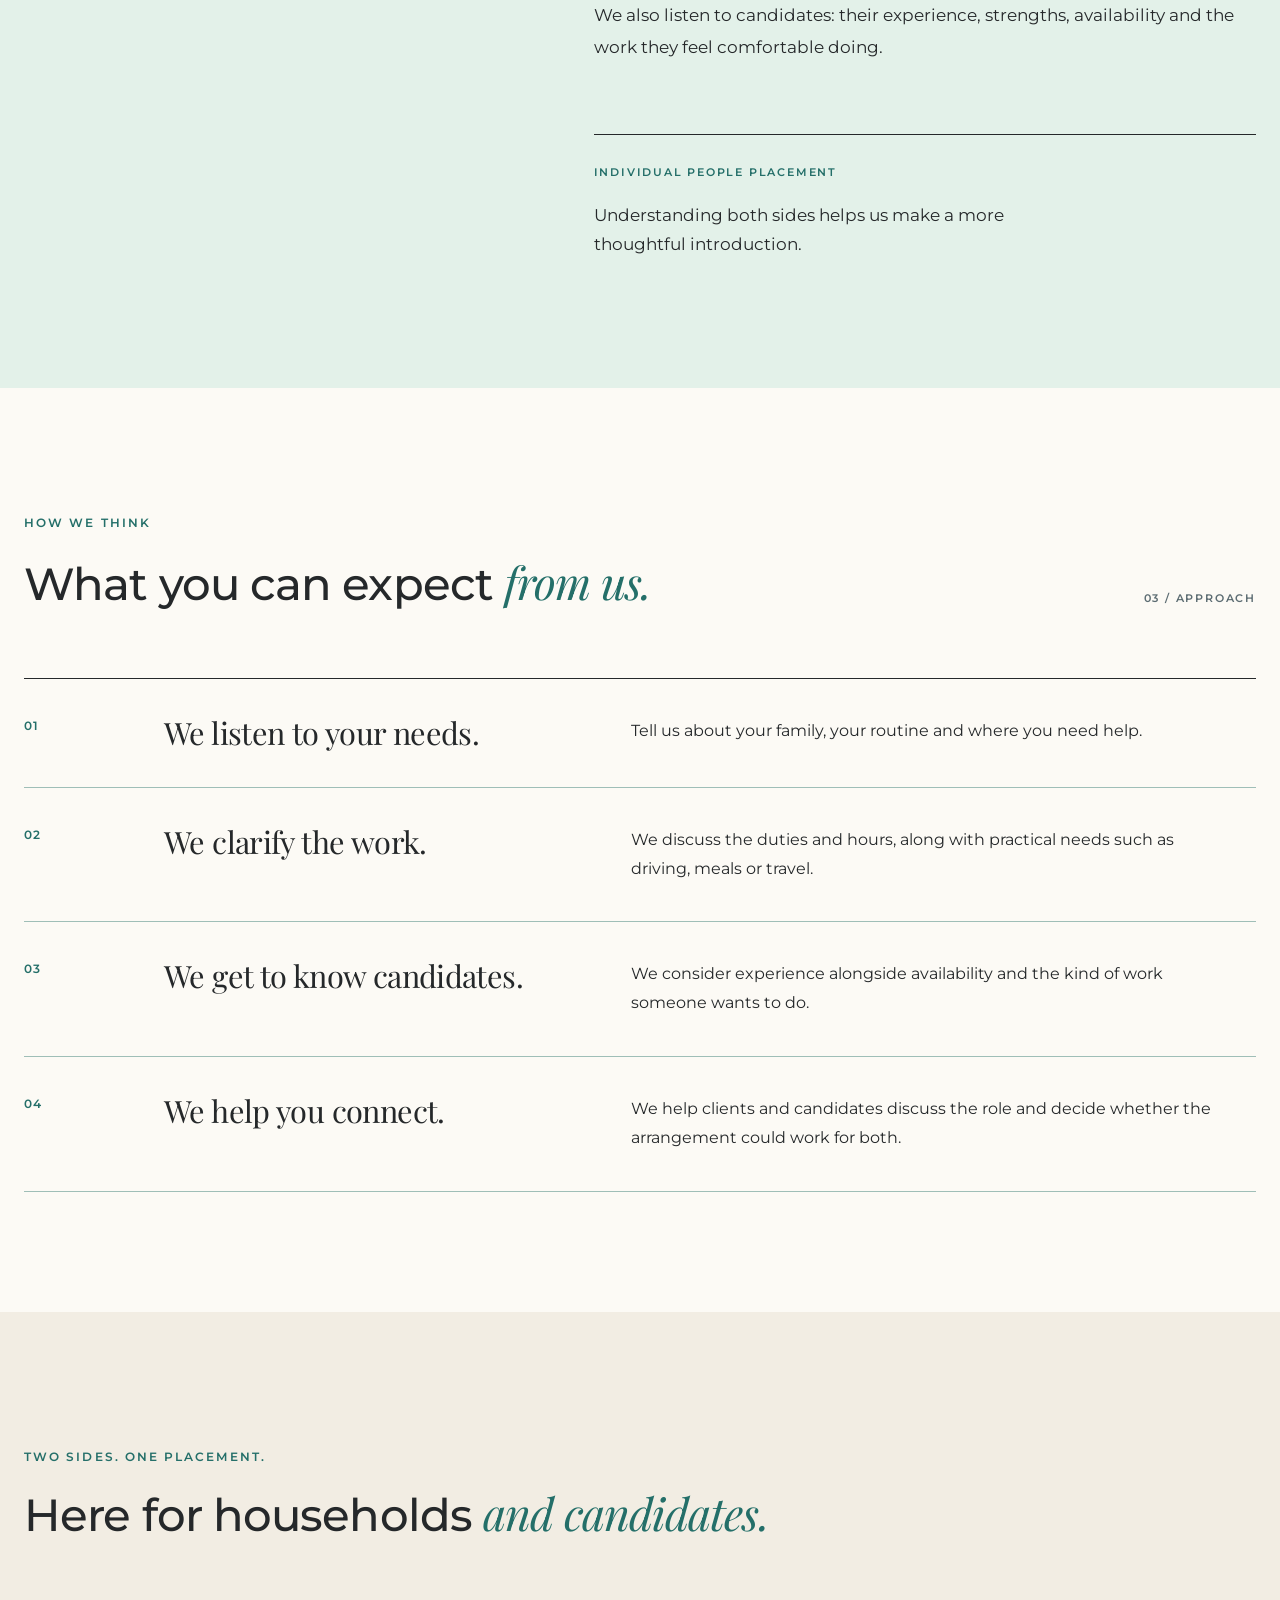
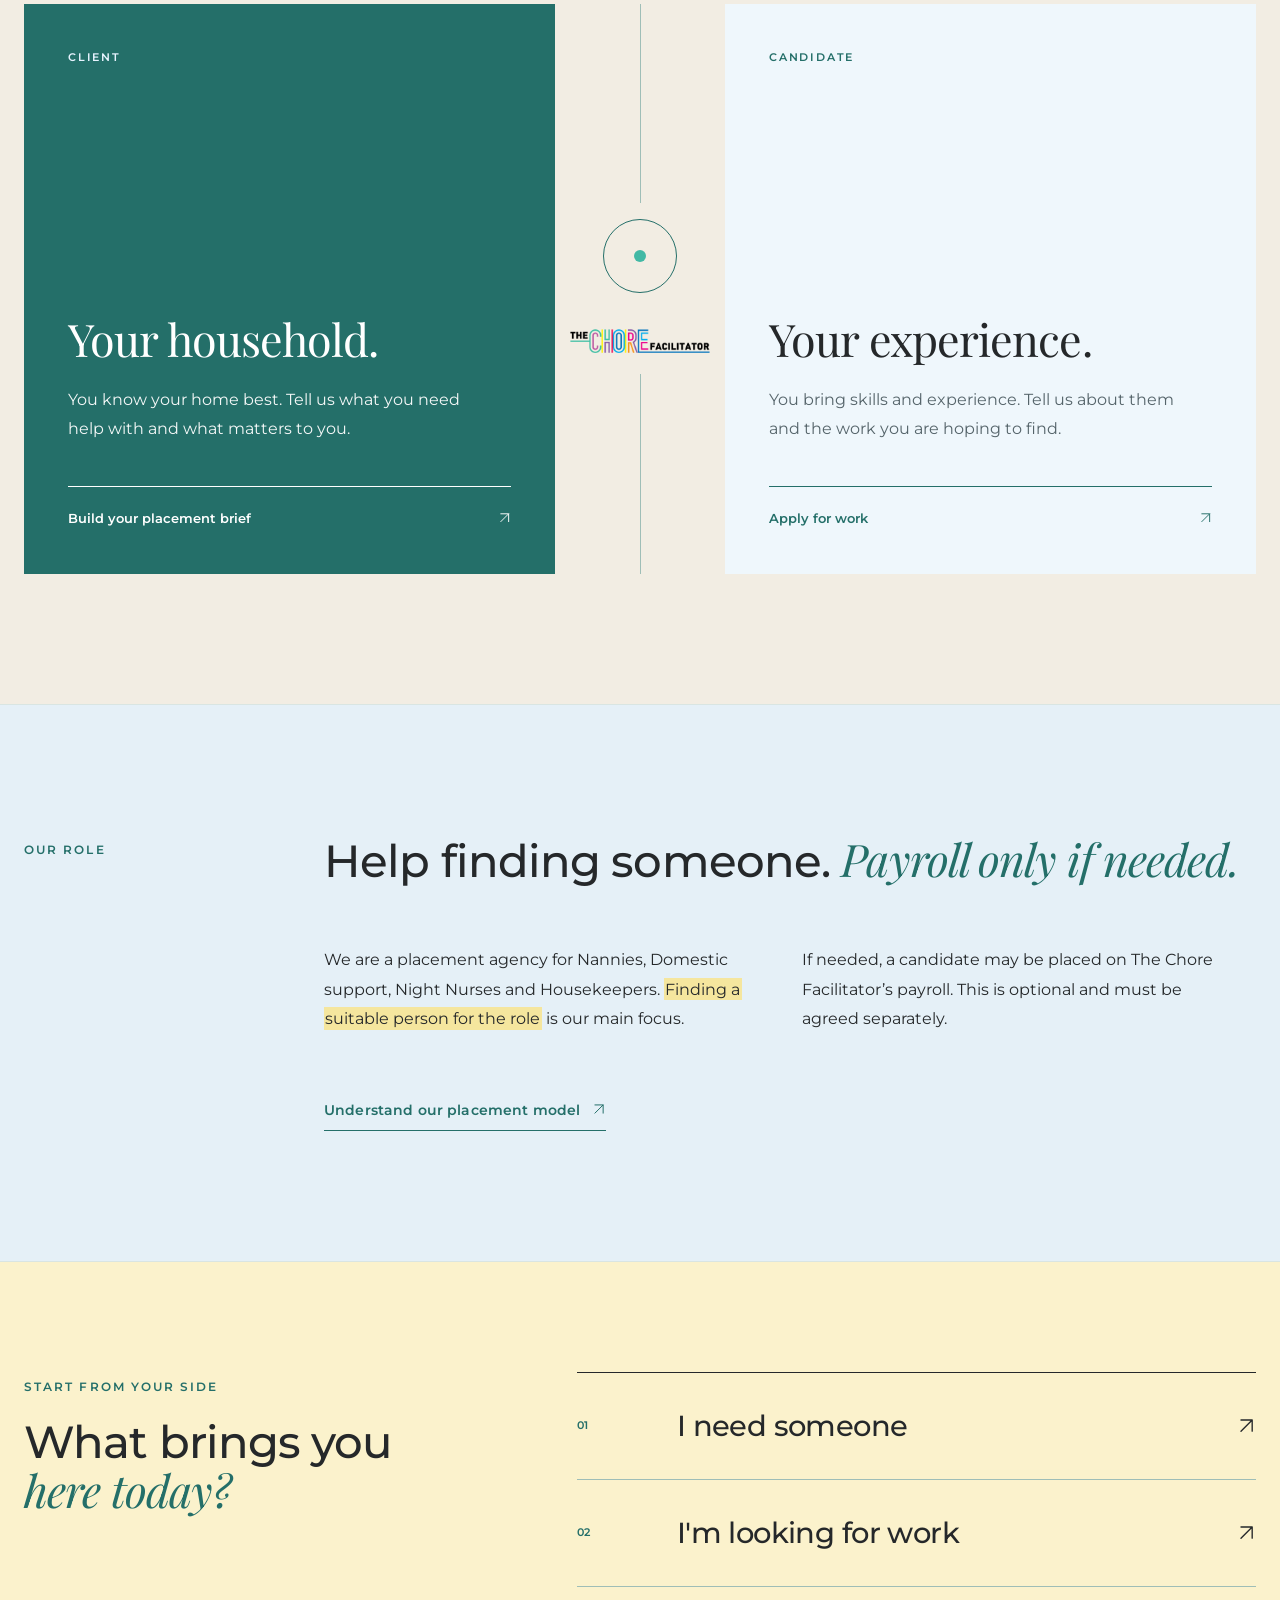
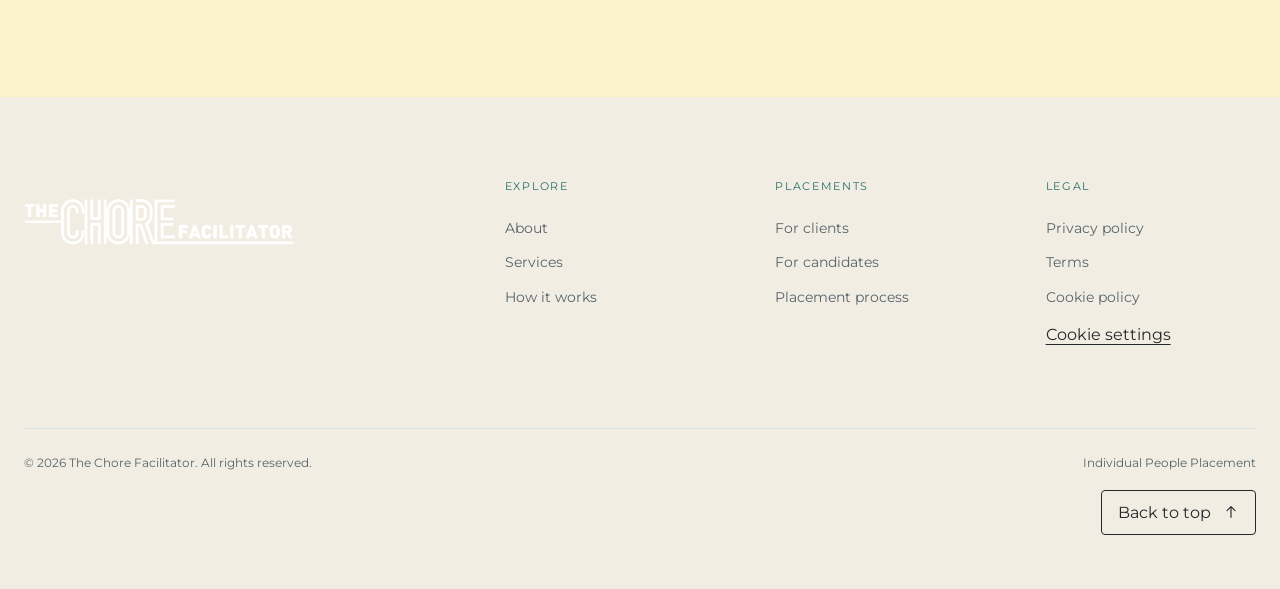
<file: about.html>
<!DOCTYPE html>
<html lang="en-ZA">

<head>

    <meta charset="UTF-8">

    <meta
        name="viewport"
        content="width=device-width, initial-scale=1.0"
    >

    <meta
        name="description"
        content="Learn about The Chore Facilitator and our people-first approach to nanny, domestic, night nurse and housekeeper placements."
    >

    <meta
        name="theme-color"
        content="#ffffff"
    >

    <title>
        About | The Chore Facilitator
    </title>

    <link
        rel="stylesheet"
        href="style.css"
    >


    <link rel="icon" type="image/png" sizes="32x32" href="images/favicon-32.png">
    <link rel="apple-touch-icon" sizes="180x180" href="images/apple-touch-icon.png">
    <link rel="canonical" href="https://thechorefacilitator.co.za/about.html">
    <meta property="og:type" content="website">
    <meta property="og:site_name" content="The Chore Facilitator">
    <meta property="og:locale" content="en_ZA">
    <meta property="og:title" content="About | The Chore Facilitator">
    <meta property="og:description" content="Learn about The Chore Facilitator and our people-first approach to nanny, domestic, night nurse and housekeeper placements.">
    <meta property="og:url" content="https://thechorefacilitator.co.za/about.html">
    <meta property="og:image" content="https://thechorefacilitator.co.za/images/social-share.png">
    <meta property="og:image:alt" content="The Chore Facilitator logo">
    <meta property="og:image:width" content="1200">
    <meta property="og:image:height" content="630">
    <meta name="twitter:card" content="summary_large_image">
    <link rel="stylesheet" href="site-essentials.css">
</head>


<body>


    <!-- =========================================================
         ACCESSIBILITY
    ========================================================== -->

    <a
        href="#main-content"
        class="skip-link"
    >
        Skip to main content
    </a>



    <!-- =========================================================
         HEADER
    ========================================================== -->

    <header class="site-header">

        <div class="container nav-wrap">


            <a
                href="index.html"
                class="brand"
                aria-label="The Chore Facilitator home"
            >

                <img
                    src="images/chore-logo.png"
                    alt="The Chore Facilitator"
                 width="800" height="200" decoding="async">

            </a>



            <button type="button"
                class="menu-toggle"
                id="menuToggle"
                aria-label="Open navigation"
                aria-expanded="false"
                aria-controls="mainNav"
            >

                <span></span>
                <span></span>

            </button>



            <nav
                class="main-nav"
                id="mainNav"
                aria-label="Main navigation"
            >

                <a href="services.html">
                    Services
                </a>

                <a href="how-it-works.html">
                    How it works
                </a>

                <a
                    href="about.html"
                    aria-current="page"
                >
                    About
                </a>

                <a href="placements.html">
                    Placements
                </a>

                <a
                    href="contact.html"
                    class="nav-cta"
                >
                    Get started
                </a>

            </nav>


        </div>

    </header>



    <!-- =========================================================
         MAIN
    ========================================================== -->

    <main id="main-content" tabindex="-1">



        <!-- =====================================================
             ABOUT HERO
        ====================================================== -->

        <section class="about-hero">

            <div class="container about-hero-grid">


                <!-- LEFT -->

                <div class="about-hero-main">

                    <span class="section-label">
                        ABOUT THE CHORE FACILITATOR
                    </span>


                    <h1 class="editorial-heading">Good support starts with <em class="heading-accent">a conversation.</em></h1>

                </div>



                <!-- RIGHT -->

                <div class="about-hero-aside">

                    <span class="about-index">
                        01 / WHO WE ARE
                    </span>


                    <p>We help households looking for Nannies, Domestic support, Night Nurses and Housekeepers connect with people looking for that work.</p>


                    <p>We take time to understand what your home needs and what a candidate can offer. Then we help both sides explore whether working together makes sense.</p>

                </div>


            </div>

        </section>



        <!-- =====================================================
             MANIFESTO
        ====================================================== -->

        <section class="about-manifesto">

            <div class="container">


                <div class="about-manifesto-top">

                    <span>
                        OUR POINT OF VIEW
                    </span>

                    <span>
                        02
                    </span>

                </div>



                <div class="about-manifesto-copy">

                    <p>Tell us what matters to you.</p>

                    <p>We will listen to the everyday details.</p>

                    <p class="manifesto-accent">And help you take the next step.</p>

                </div>


            </div>

        </section>



        <!-- =====================================================
             STORY
        ====================================================== -->

        <section class="about-story surface-mint">

            <div class="container about-story-grid">


                <!-- LEFT -->

                <div class="about-story-heading">

                    <span class="section-label">
                        WHY WE EXIST
                    </span>


                    <h2 class="editorial-heading">Getting to know you <em class="heading-accent">comes first.</em></h2>

                </div>



                <!-- RIGHT -->

                <div class="about-story-copy">

                    <p class="about-lead">Your family has its own routines, priorities and expectations. We want to understand them.</p>


                    <p>We ask about the work, hours, language and transport needs, as well as live-in or live-out preferences. This gives us a practical picture of the role.</p>


                    <p>We also listen to candidates: their experience, strengths, availability and the work they feel comfortable doing.</p>


                    <div class="about-story-note">

                        <span>
                            INDIVIDUAL PEOPLE PLACEMENT
                        </span>

                        <p>Understanding both sides helps us make a more thoughtful introduction.</p>

                    </div>

                </div>


            </div>

        </section>



        <!-- =====================================================
             PRINCIPLES
        ====================================================== -->

        <section class="about-principles surface-paper">

            <div class="container">


                <div class="about-principles-head">

                    <div>

                        <span class="section-label">
                            HOW WE THINK
                        </span>

                        <h2 class="editorial-heading">What you can expect <em class="heading-accent">from us.</em></h2>

                    </div>


                    <span class="about-index">
                        03 / APPROACH
                    </span>

                </div>



                <div class="principle-list">


                    <!-- 01 -->

                    <article class="principle-row">

                        <div class="principle-number">
                            01
                        </div>


                        <div class="principle-title">

                            <h3>We listen to your needs.</h3>

                        </div>


                        <div class="principle-copy">

                            <p>Tell us about your family, your routine and where you need help.</p>

                        </div>

                    </article>



                    <!-- 02 -->

                    <article class="principle-row">

                        <div class="principle-number">
                            02
                        </div>


                        <div class="principle-title">

                            <h3>We clarify the work.</h3>

                        </div>


                        <div class="principle-copy">

                            <p>We discuss the duties and hours, along with practical needs such as driving, meals or travel.</p>

                        </div>

                    </article>



                    <!-- 03 -->

                    <article class="principle-row">

                        <div class="principle-number">
                            03
                        </div>


                        <div class="principle-title">

                            <h3>We get to know candidates.</h3>

                        </div>


                        <div class="principle-copy">

                            <p>We consider experience alongside availability and the kind of work someone wants to do.</p>

                        </div>

                    </article>



                    <!-- 04 -->

                    <article class="principle-row">

                        <div class="principle-number">
                            04
                        </div>


                        <div class="principle-title">

                            <h3>We help you connect.</h3>

                        </div>


                        <div class="principle-copy">

                            <p>We help clients and candidates discuss the role and decide whether the arrangement could work for both.</p>

                        </div>

                    </article>


                </div>


            </div>

        </section>



        <!-- =====================================================
             THE BRIDGE
        ====================================================== -->

        <section class="about-bridge">

            <div class="container">


                <div class="about-bridge-heading">

                    <span class="section-label">
                        TWO SIDES. ONE PLACEMENT.
                    </span>


                    <h2 class="editorial-heading">Here for households <em class="heading-accent">and candidates.</em></h2>

                </div>



                <div class="bridge-grid">


                    <!-- CLIENT -->

                    <article class="bridge-side bridge-client">

                        <div class="bridge-top">

                            <span>
                                CLIENT
                            </span>

                            <span data-card-spacer aria-hidden="true"></span>

                        </div>


                        <div class="bridge-content">

                            <h3>Your household.</h3>


                            <p>You know your home best. Tell us what you need help with and what matters to you.</p>


                            <a href="for-clients.html">

                                Build your placement brief

                                <span><svg class="site-arrow" xmlns="http://www.w3.org/2000/svg" viewBox="0 0 24 24" width="16" height="16" fill="none" stroke="currentColor" stroke-width="1.7" stroke-linecap="round" stroke-linejoin="round" aria-hidden="true" focusable="false"><path d="M5 19 19 5M5 5h14v14"/></svg></span>

                            </a>

                        </div>

                    </article>



                    <!-- CENTER -->

                    <div
                        class="bridge-center"
                        aria-hidden="true"
                    >

                        <div class="bridge-mark">

                            <span></span>

                        </div>


                        <img class="bridge-logo" src="images/chore-logo.png" alt="" width="800" height="200" loading="lazy" decoding="async">

                    </div>



                    <!-- CANDIDATE -->

                    <article class="bridge-side bridge-candidate">

                        <div class="bridge-top">

                            <span>
                                CANDIDATE
                            </span>

                            <span data-card-spacer aria-hidden="true"></span>

                        </div>


                        <div class="bridge-content">

                            <h3>Your experience.</h3>


                            <p>You bring skills and experience. Tell us about them and the work you are hoping to find.</p>


                            <a href="apply.html">

                                Apply for work

                                <span><svg class="site-arrow" xmlns="http://www.w3.org/2000/svg" viewBox="0 0 24 24" width="16" height="16" fill="none" stroke="currentColor" stroke-width="1.7" stroke-linecap="round" stroke-linejoin="round" aria-hidden="true" focusable="false"><path d="M5 19 19 5M5 5h14v14"/></svg></span>

                            </a>

                        </div>

                    </article>


                </div>


            </div>

        </section>



        <!-- =====================================================
             PLACEMENT & OPTIONAL PAYROLL
        ====================================================== -->

        <section class="about-model surface-blue">

            <div class="container about-model-grid">


                <div class="about-model-label">

                    <span class="section-label">
                        OUR ROLE
                    </span>

                </div>



                <div class="about-model-main">

                    <h2 class="editorial-heading">Help finding someone. <em class="heading-accent">Payroll only if needed.</em></h2>


                    <div class="about-model-copy">

                        <p>We are a placement agency for Nannies, Domestic support, Night Nurses and Housekeepers. <mark class="text-highlight">Finding a suitable person for the role</mark> is our main focus.</p>


                        <p>If needed, a candidate may be placed on The Chore Facilitator’s payroll. This is optional and must be agreed separately.</p>


                        <a
                            href="placements.html"
                            class="text-link"
                        >

                            Understand our placement model

                            <span><svg class="site-arrow" xmlns="http://www.w3.org/2000/svg" viewBox="0 0 24 24" width="16" height="16" fill="none" stroke="currentColor" stroke-width="1.7" stroke-linecap="round" stroke-linejoin="round" aria-hidden="true" focusable="false"><path d="M5 19 19 5M5 5h14v14"/></svg></span>

                        </a>

                    </div>

                </div>


            </div>

        </section>



        <!-- =====================================================
             CLOSING
        ====================================================== -->

        <section class="about-close surface-yellow">

            <div class="container about-close-grid">


                <div>

                    <span class="section-label">
                        START FROM YOUR SIDE
                    </span>


                    <h2 class="editorial-heading">What brings you <em class="heading-accent">here today?</em></h2>

                </div>



                <div class="about-close-actions">


                    <a
                        href="for-clients.html"
                        class="about-close-link"
                    >

                        <span class="about-close-number">
                            01
                        </span>


                        <span class="about-close-text">
                            I need someone
                        </span>


                        <span class="about-close-arrow">
                            <svg class="site-arrow" xmlns="http://www.w3.org/2000/svg" viewBox="0 0 24 24" width="16" height="16" fill="none" stroke="currentColor" stroke-width="1.7" stroke-linecap="round" stroke-linejoin="round" aria-hidden="true" focusable="false"><path d="M5 19 19 5M5 5h14v14"/></svg>
                        </span>

                    </a>



                    <a
                        href="apply.html"
                        class="about-close-link"
                    >

                        <span class="about-close-number">
                            02
                        </span>


                        <span class="about-close-text">
                            I'm looking for work
                        </span>


                        <span class="about-close-arrow">
                            <svg class="site-arrow" xmlns="http://www.w3.org/2000/svg" viewBox="0 0 24 24" width="16" height="16" fill="none" stroke="currentColor" stroke-width="1.7" stroke-linecap="round" stroke-linejoin="round" aria-hidden="true" focusable="false"><path d="M5 19 19 5M5 5h14v14"/></svg>
                        </span>

                    </a>


                </div>


            </div>

        </section>


    </main>



    <!-- =========================================================
         FOOTER
    ========================================================== -->

    <footer class="footer">


        <div class="container footer-grid">


            <div class="footer-brand">

                <a
                    href="index.html"
                    aria-label="The Chore Facilitator home"
                >

                    <img
                        src="images/chore-logo.png"
                        alt="The Chore Facilitator"
                     width="800" height="200" decoding="async">

                </a>

            </div>



            <div>

                <p class="footer-label">
                    Explore
                </p>

                <a href="about.html">
                    About
                </a>

                <a href="services.html">
                    Services
                </a>

                <a href="how-it-works.html">
                    How it works
                </a>

            </div>



            <div>

                <p class="footer-label">
                    Placements
                </p>

                <a href="for-clients.html">
                    For clients
                </a>

                <a href="apply.html">
                    For candidates
                </a>

                <a href="placements.html">
                    Placement process
                </a>

            </div>



            <div>

                <p class="footer-label">
                    Legal
                </p>

                <a href="privacy.html">
                    Privacy policy
                </a>

                <a href="terms.html">
                    Terms
                </a>

                <a href="cookies.html">
                    Cookie policy
                </a>
                <button type="button" class="cookie-settings" data-cookie-settings>Cookie settings</button>

            </div>


        </div>



        <div class="container footer-bottom">

            <p>
                ©
                <span id="year"></span>
                The Chore Facilitator.
                All rights reserved.
            </p>


            <p>
                Individual People Placement
            </p>

        </div>


        <div class="container back-top-row"><a class="back-to-top" href="#main-content" data-back-to-top aria-label="Back to top">Back to top <span aria-hidden="true"><svg class="site-arrow" xmlns="http://www.w3.org/2000/svg" viewBox="0 0 24 24" width="16" height="16" fill="none" stroke="currentColor" stroke-width="1.7" stroke-linecap="round" stroke-linejoin="round" aria-hidden="true" focusable="false"><path d="M12 20V4M6 10l6-6 6 6"/></svg></span></a></div>
    </footer>



    <script src="script.js" defer></script>
    <script src="site-essentials.js" defer></script>
    <script src="consent.js" defer></script>


</body>

</html>
</file>
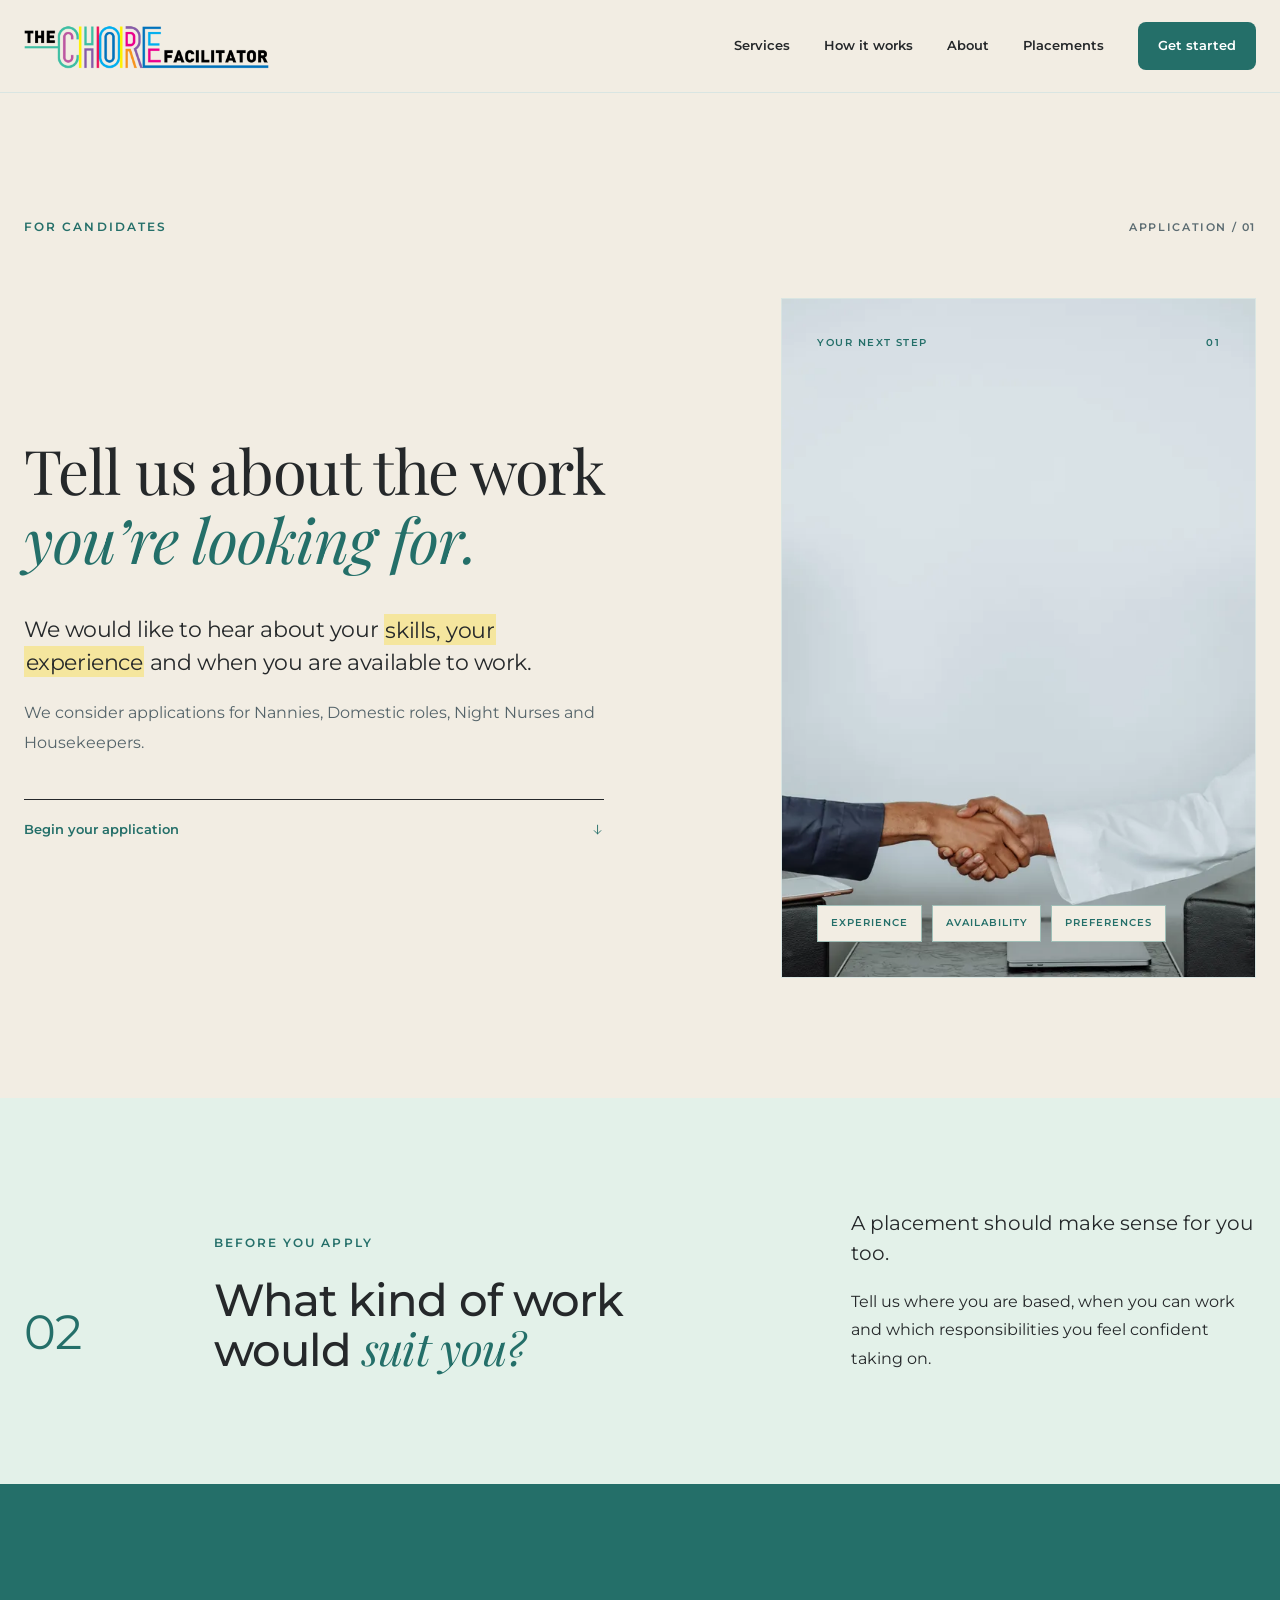
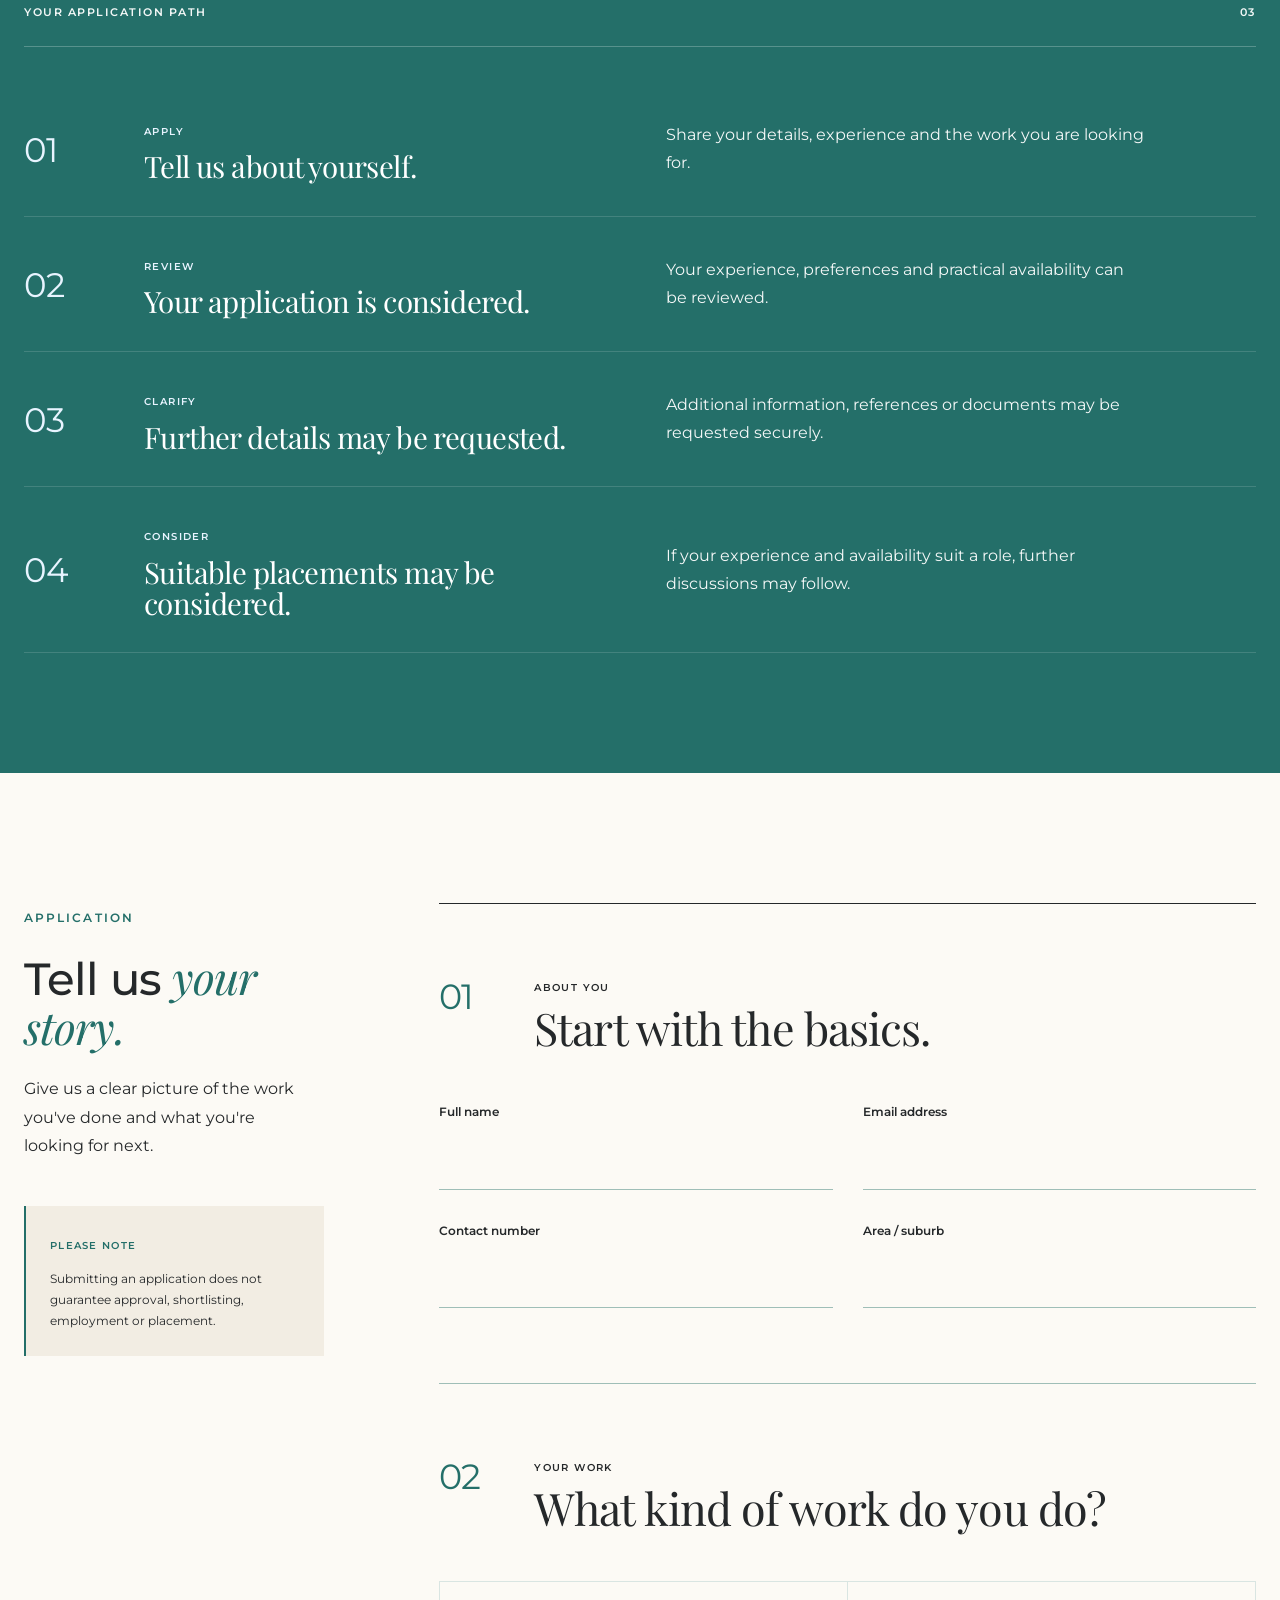
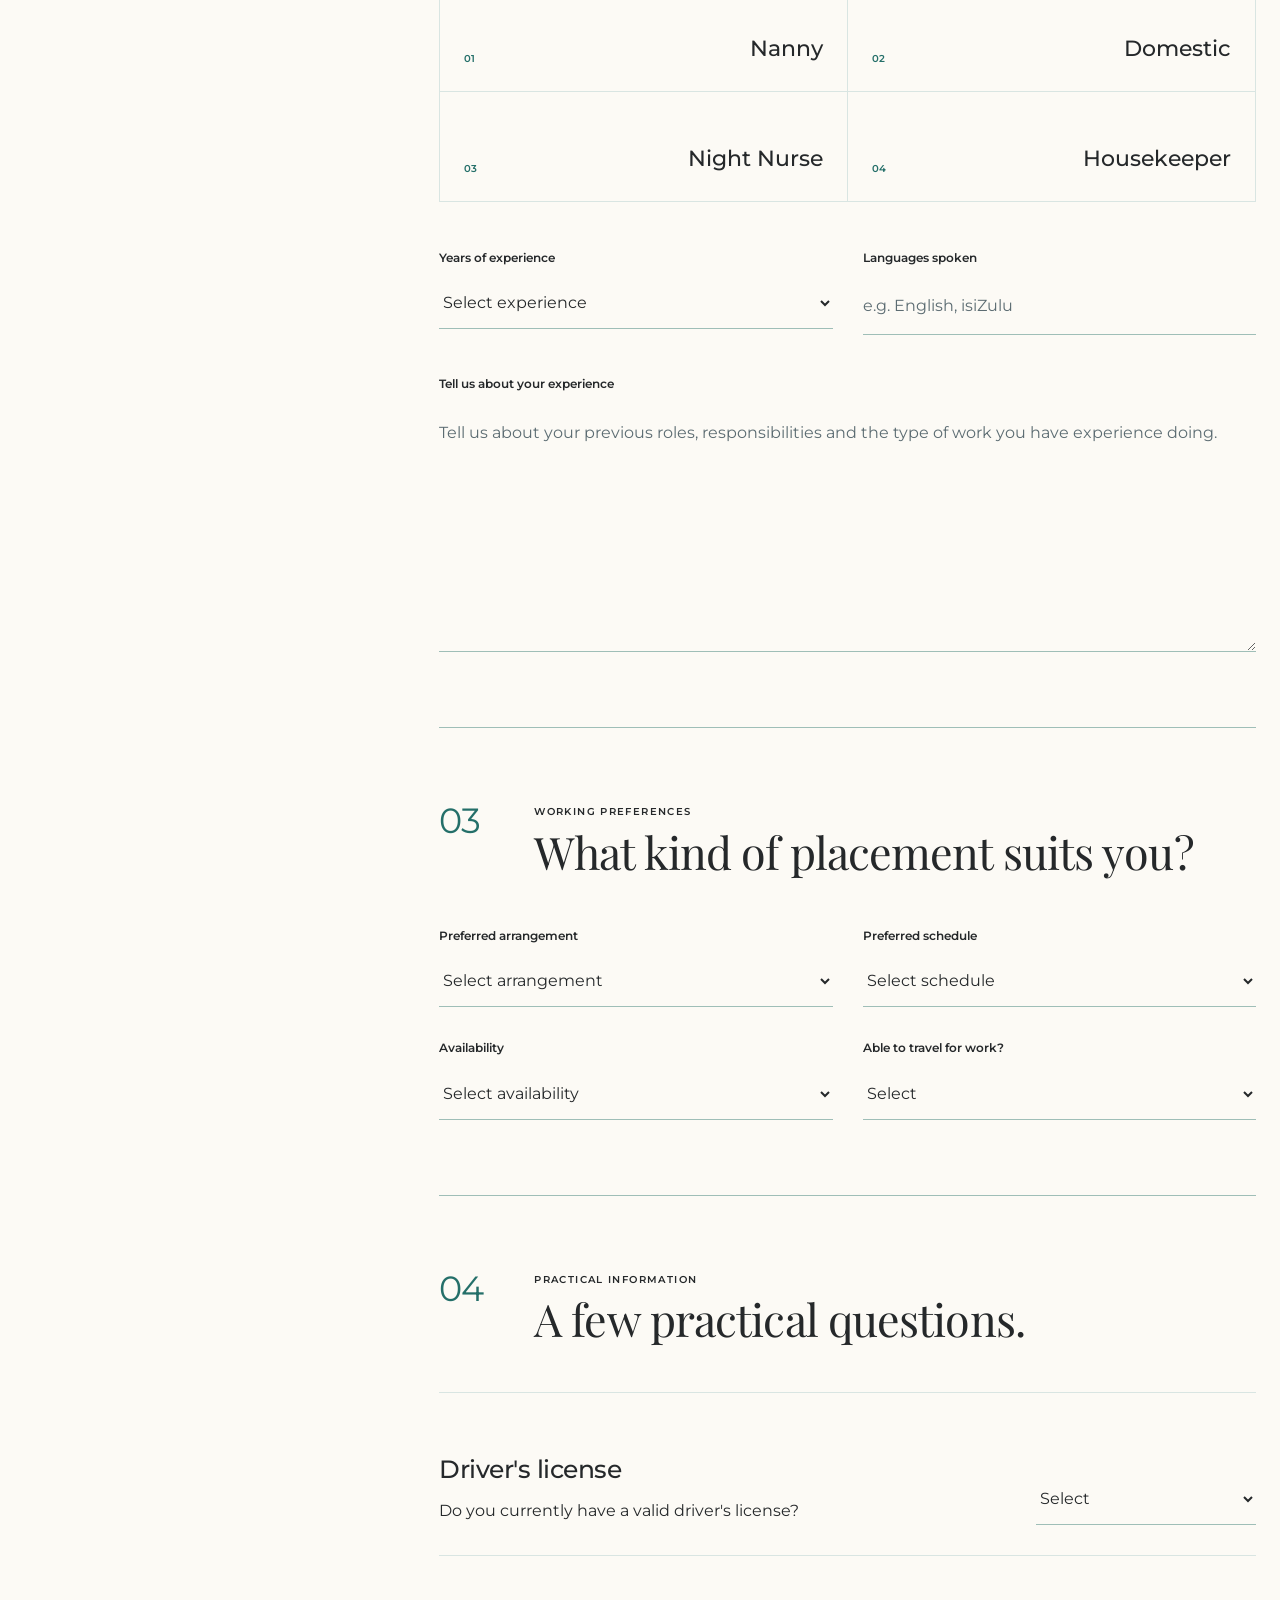
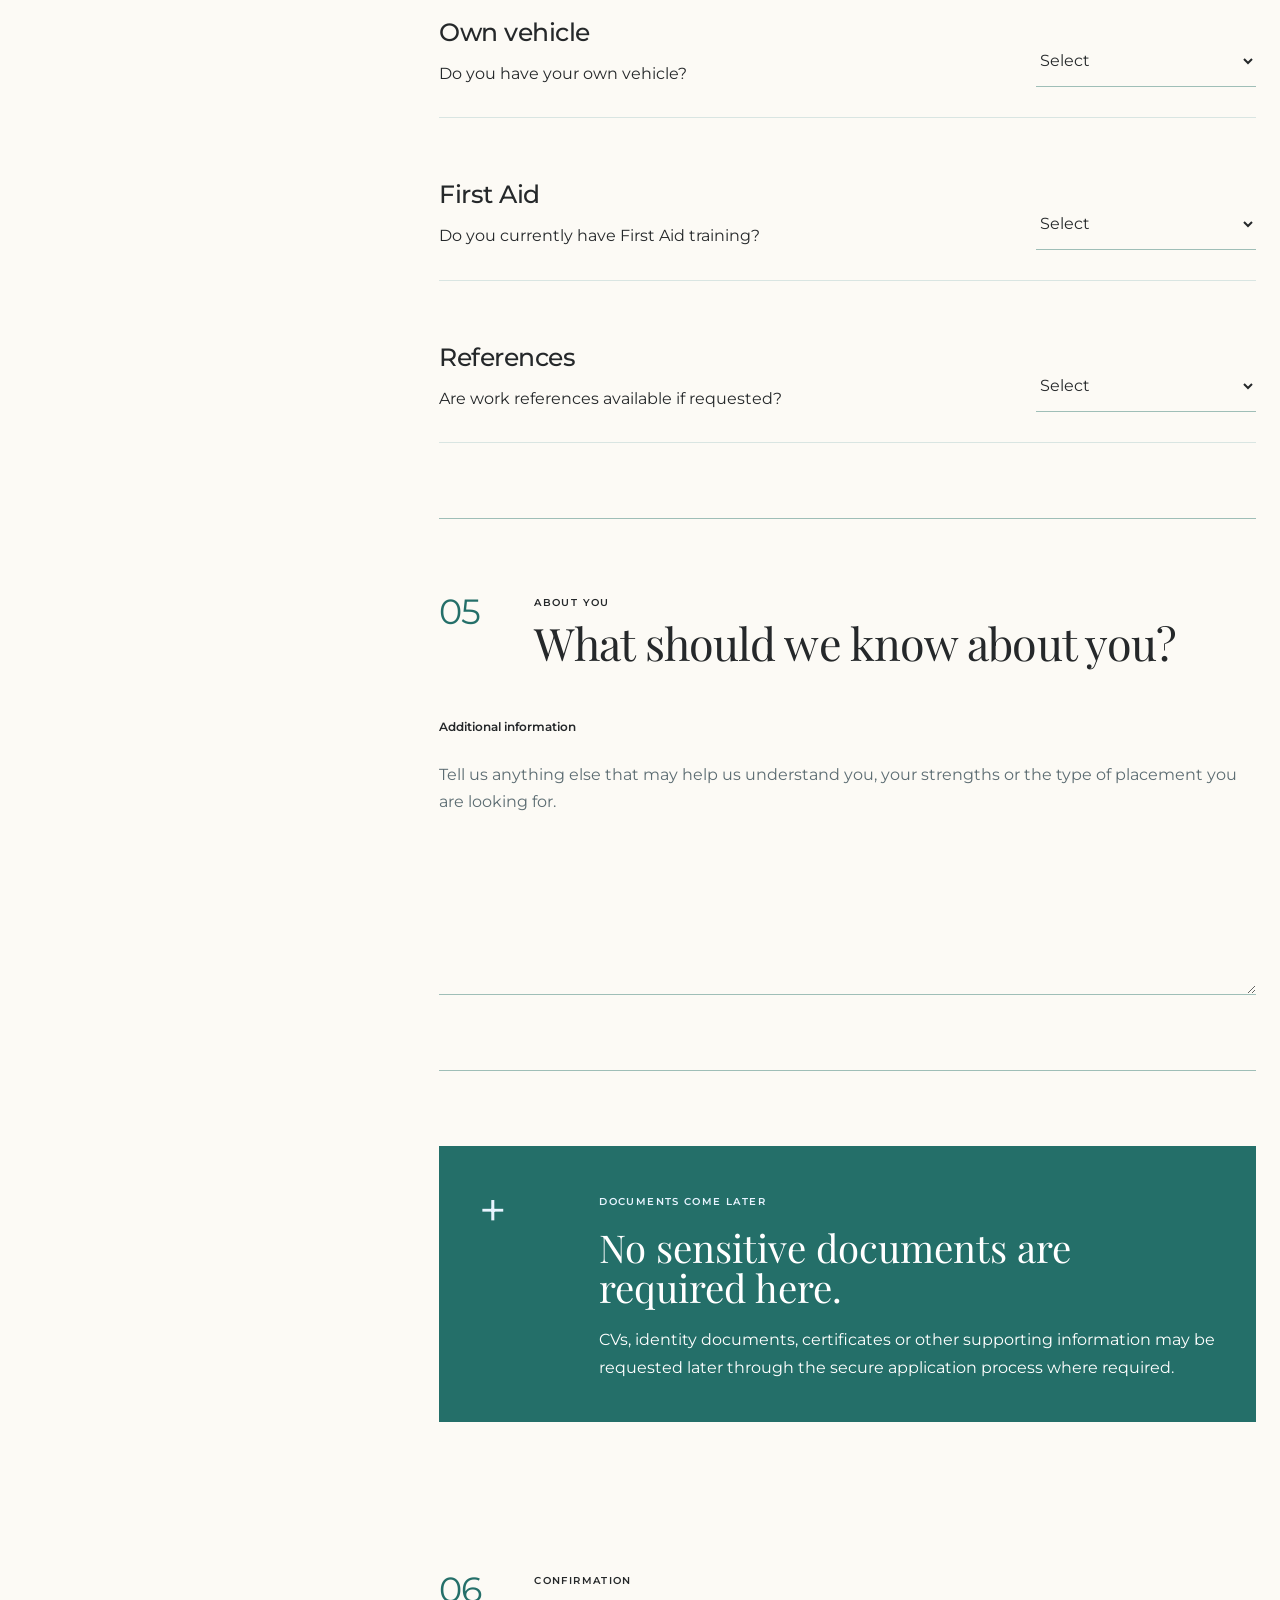
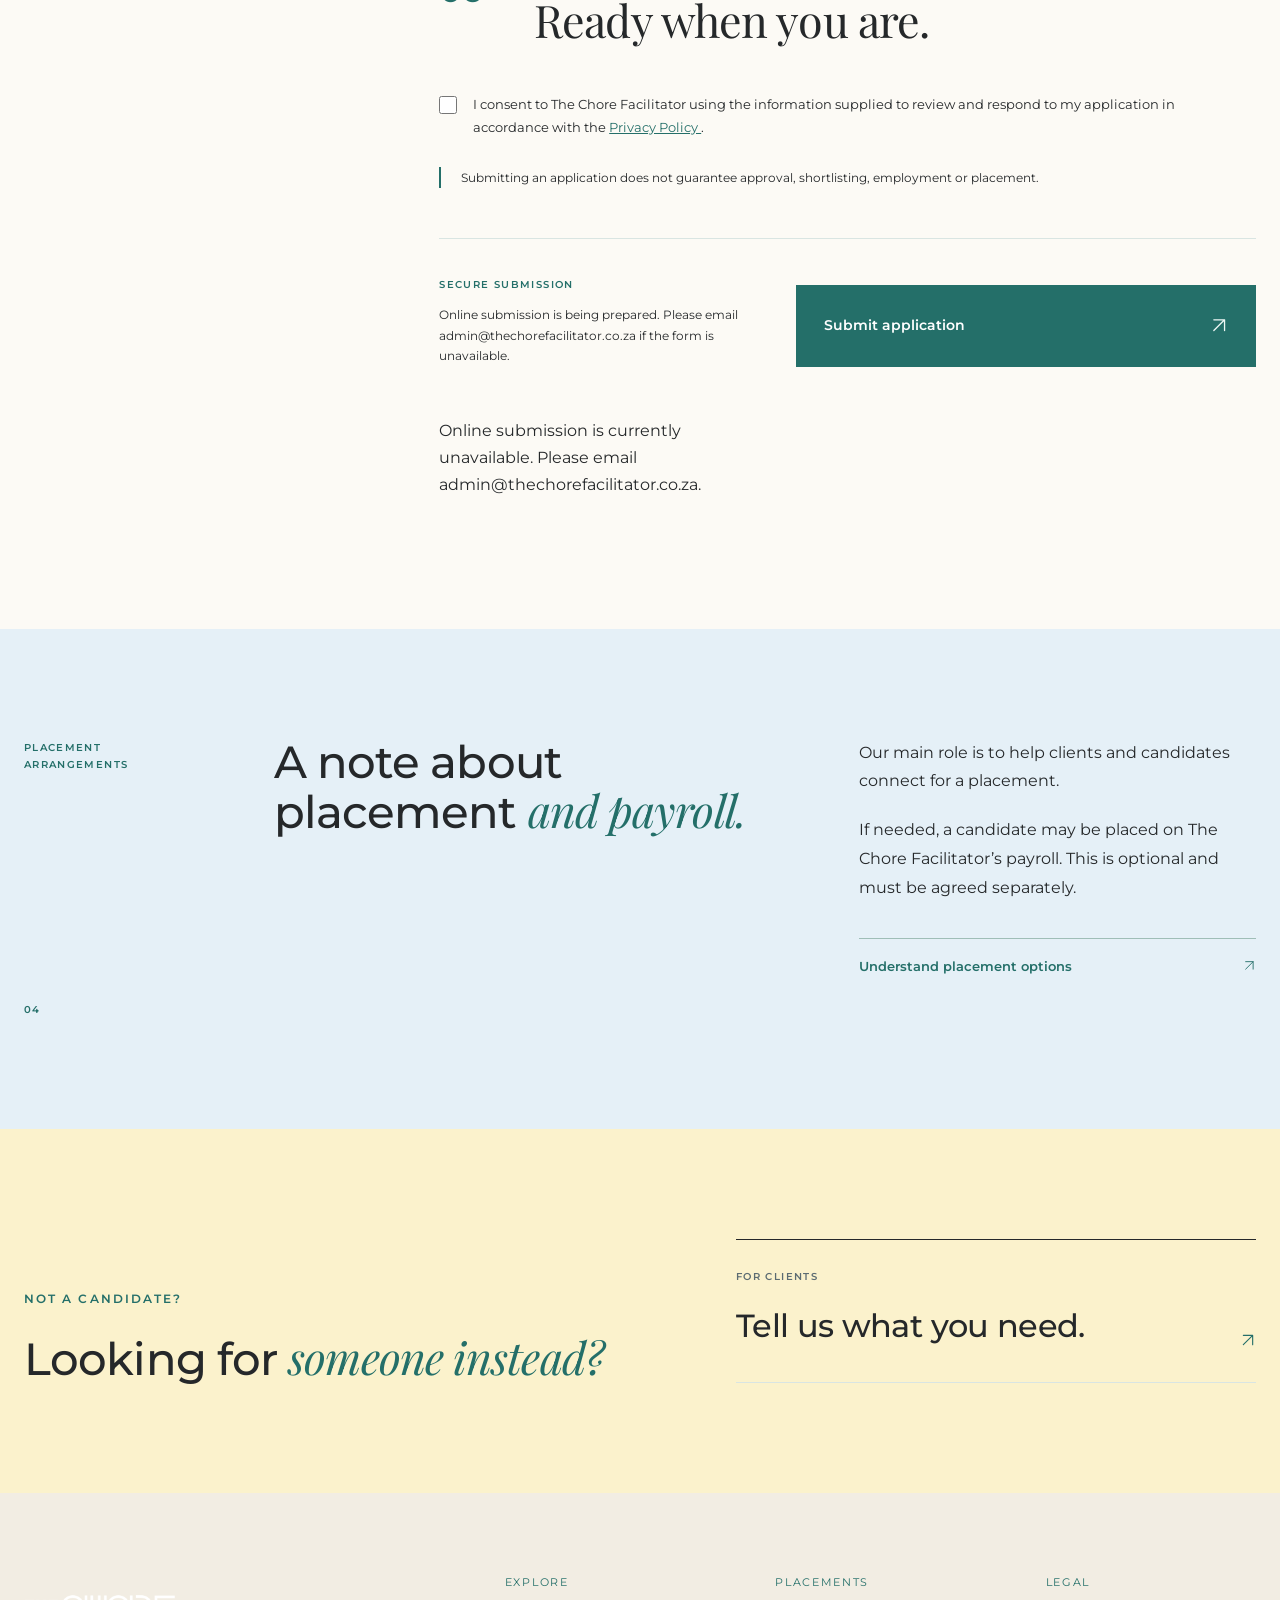
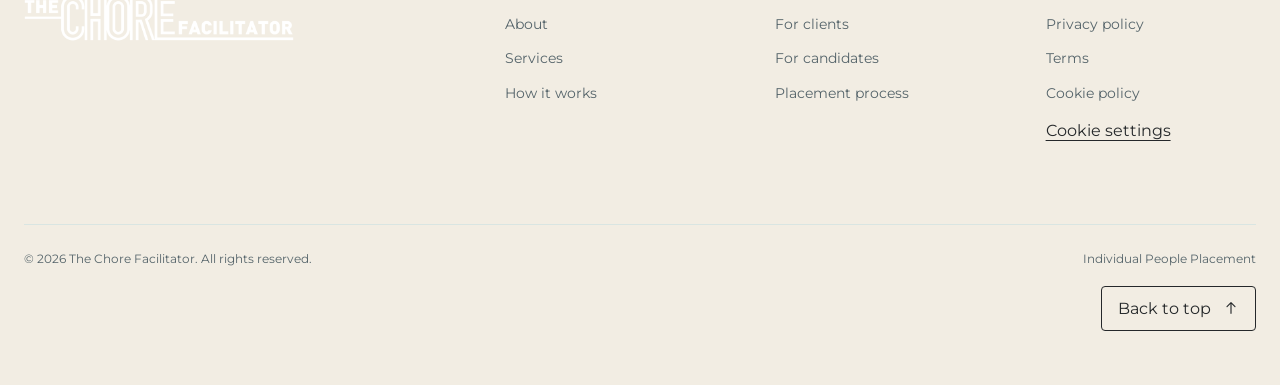
<file: apply.html>
<!DOCTYPE html>
<html lang="en-ZA">

<head>

    <meta charset="UTF-8">

    <meta
        name="viewport"
        content="width=device-width, initial-scale=1.0"
    >

    <meta
        name="description"
        content="Apply to be considered for nanny, domestic, night nurse and housekeeper placement opportunities through The Chore Facilitator."
    >

    <meta
        name="theme-color"
        content="#ffffff"
    >

    <title>
        Apply for Work | The Chore Facilitator
    </title>


    <!-- GLOBAL WEBSITE CSS -->
    <link
        rel="stylesheet"
        href="style.css"
    >


    <!-- APPLY PAGE CSS -->
    <link
        rel="stylesheet"
        href="apply.css"
    >


    <link rel="icon" type="image/png" sizes="32x32" href="images/favicon-32.png">
    <link rel="apple-touch-icon" sizes="180x180" href="images/apple-touch-icon.png">
    <link rel="canonical" href="https://thechorefacilitator.co.za/apply.html">
    <meta property="og:type" content="website">
    <meta property="og:site_name" content="The Chore Facilitator">
    <meta property="og:locale" content="en_ZA">
    <meta property="og:title" content="Apply for Work | The Chore Facilitator">
    <meta property="og:description" content="Apply to be considered for nanny, domestic, night nurse and housekeeper placement opportunities through The Chore Facilitator.">
    <meta property="og:url" content="https://thechorefacilitator.co.za/apply.html">
    <meta property="og:image" content="https://thechorefacilitator.co.za/images/social-share.png">
    <meta property="og:image:alt" content="The Chore Facilitator logo">
    <meta property="og:image:width" content="1200">
    <meta property="og:image:height" content="630">
    <meta name="twitter:card" content="summary_large_image">
    <link rel="stylesheet" href="site-essentials.css">
</head>


<body class="apply-page">


    <!-- =========================================================
         ACCESSIBILITY
    ========================================================== -->

    <a
        href="#main-content"
        class="skip-link"
    >
        Skip to main content
    </a>



    <!-- =========================================================
         HEADER
    ========================================================== -->

    <header class="site-header">

        <div class="container nav-wrap">


            <a
                href="index.html"
                class="brand"
                aria-label="The Chore Facilitator home"
            >

                <img
                    src="images/chore-logo.png"
                    alt="The Chore Facilitator"
                 width="800" height="200" decoding="async">

            </a>



            <button type="button"
                class="menu-toggle"
                id="menuToggle"
                aria-label="Open navigation"
                aria-expanded="false"
                aria-controls="mainNav"
            >

                <span></span>
                <span></span>

            </button>



            <nav
                class="main-nav"
                id="mainNav"
                aria-label="Main navigation"
            >

                <a href="services.html">
                    Services
                </a>

                <a href="how-it-works.html">
                    How it works
                </a>

                <a href="about.html">
                    About
                </a>

                <a href="placements.html">
                    Placements
                </a>

                <a
                    href="contact.html"
                    class="nav-cta"
                >
                    Get started
                </a>

            </nav>


        </div>

    </header>



    <!-- =========================================================
         MAIN
    ========================================================== -->

    <main id="main-content" tabindex="-1">



        <!-- =====================================================
             HERO
        ====================================================== -->

        <section class="apply-hero">

            <div class="container">


                <div class="apply-hero-meta">

                    <span class="section-label">
                        FOR CANDIDATES
                    </span>

                    <span class="apply-hero-index">
                        APPLICATION / 01
                    </span>

                </div>



                <div class="apply-hero-grid">


                    <!-- COPY -->

                    <div class="apply-hero-copy">

                        <h1 class="editorial-heading">Tell us about the work <em class="heading-accent">you’re looking for.</em></h1>


                        <p class="apply-hero-lead">We would like to hear about your <mark class="text-highlight">skills, your experience</mark> and when you are available to work.</p>


                        <p>We consider applications for Nannies, Domestic roles, Night Nurses and Housekeepers.</p>


                        <a
                            href="#application"
                            class="apply-hero-link"
                        >

                            Begin your application

                            <span><svg class="site-arrow" xmlns="http://www.w3.org/2000/svg" viewBox="0 0 24 24" width="16" height="16" fill="none" stroke="currentColor" stroke-width="1.7" stroke-linecap="round" stroke-linejoin="round" aria-hidden="true" focusable="false"><path d="M12 4v16M6 14l6 6 6-6"/></svg></span>

                        </a>

                    </div>



                    <!-- VISUAL -->

                    <div class="apply-hero-visual">

                        <div class="apply-visual-top">

                            <span>
                                YOUR NEXT STEP
                            </span>

                            <span>
                                01
                            </span>

                        </div>


                        <div class="apply-candidate-image">
                            <img src="images/Warm%20candidate.jpg" srcset="images/warm-candidate-640.webp 640w, images/warm-candidate-1280.webp 1280w, images/warm-candidate-1920.webp 1920w" sizes="(max-width: 900px) 100vw, 50vw" alt="Two people shaking hands during a meeting" width="4480" height="6720" decoding="async">
                        </div>


                        <div class="apply-visual-bottom">

                            <span>
                                EXPERIENCE
                            </span>

                            <span>
                                AVAILABILITY
                            </span>

                            <span>
                                PREFERENCES
                            </span>

                        </div>

                    </div>


                </div>


            </div>

        </section>



        <!-- =====================================================
             INTRO
        ====================================================== -->

        <section class="apply-intro surface-mint">

            <div class="container apply-intro-grid">


                <div class="apply-intro-index">

                    <span>
                        02
                    </span>

                </div>



                <div>

                    <span class="section-label">
                        BEFORE YOU APPLY
                    </span>


                    <h2 class="editorial-heading">What kind of work would <em class="heading-accent">suit you?</em></h2>

                </div>



                <div class="apply-intro-copy">

                    <p class="apply-intro-lead">

                        A placement should make sense
                        for you too.

                    </p>


                    <p>Tell us where you are based, when you can work and which responsibilities you feel confident taking on.</p>

                </div>


            </div>

        </section>



        <!-- =====================================================
             CANDIDATE PATH
        ====================================================== -->

        <section class="apply-path">

            <div class="container">


                <div class="apply-path-head">

                    <span>
                        YOUR APPLICATION PATH
                    </span>

                    <span>
                        03
                    </span>

                </div>



                <div class="apply-path-grid">


                    <article>

                        <span class="apply-path-number">
                            01
                        </span>

                        <div>

                            <span class="apply-path-label">
                                APPLY
                            </span>

                            <h3>
                                Tell us about yourself.
                            </h3>

                        </div>

                        <p>

                            Share your details, experience
                            and the work you are looking for.

                        </p>

                    </article>



                    <article>

                        <span class="apply-path-number">
                            02
                        </span>

                        <div>

                            <span class="apply-path-label">
                                REVIEW
                            </span>

                            <h3>
                                Your application is considered.
                            </h3>

                        </div>

                        <p>

                            Your experience, preferences and
                            practical availability can be reviewed.

                        </p>

                    </article>



                    <article>

                        <span class="apply-path-number">
                            03
                        </span>

                        <div>

                            <span class="apply-path-label">
                                CLARIFY
                            </span>

                            <h3>
                                Further details may be requested.
                            </h3>

                        </div>

                        <p>

                            Additional information, references or
                            documents may be requested securely.

                        </p>

                    </article>



                    <article>

                        <span class="apply-path-number">
                            04
                        </span>

                        <div>

                            <span class="apply-path-label">
                                CONSIDER
                            </span>

                            <h3>
                                Suitable placements may be considered.
                            </h3>

                        </div>

                        <p>If your experience and availability suit a role, further discussions may follow.</p>

                    </article>


                </div>


            </div>

        </section>



        <!-- =====================================================
             APPLICATION
        ====================================================== -->

        <section
            class="apply-form-section surface-paper"
            id="application"
        >

            <div class="container apply-form-layout">


                <!-- =============================================
                     LEFT
                ============================================== -->

                <aside class="apply-form-intro">

                    <span class="section-label">
                        APPLICATION
                    </span>


                    <h2 class="editorial-heading">Tell us <em class="heading-accent">your story.</em></h2>


                    <p>

                        Give us a clear picture of the work
                        you've done and what you're looking
                        for next.

                    </p>


                    <div class="apply-form-note">

                        <span>
                            PLEASE NOTE
                        </span>


                        <p>Submitting an application does not guarantee approval, shortlisting, employment or placement.</p>

                    </div>

                </aside>



                <!-- =============================================
                     FORM
                ============================================== -->

                <form
                    class="apply-form"
                    action="forms.php" data-enquiry-form="candidate"
                    method="post"
                >



                    <!-- =========================================
                         PERSONAL DETAILS
                    ========================================== -->

                    <fieldset class="apply-block">


                        <div class="apply-block-head">

                            <span>
                                01
                            </span>


                            <div>

                                <p>
                                    ABOUT YOU
                                </p>

                                <h3>
                                    Start with the basics.
                                </h3>

                            </div>

                        </div>



                        <div class="apply-field-grid">


                            <div class="apply-field">

                                <label for="candidate-name">
                                    Full name
                                </label>

                                <input
                                    type="text"
                                    id="candidate-name"
                                    name="full_name"
                                    autocomplete="name"
                                    required
                                >

                            </div>



                            <div class="apply-field">

                                <label for="candidate-email">
                                    Email address
                                </label>

                                <input
                                    type="email"
                                    id="candidate-email"
                                    name="email"
                                    autocomplete="email"
                                    required
                                >

                            </div>



                            <div class="apply-field">

                                <label for="candidate-phone">
                                    Contact number
                                </label>

                                <input
                                    type="tel"
                                    id="candidate-phone"
                                    name="contact_number"
                                    autocomplete="tel"
                                    required
                                >

                            </div>



                            <div class="apply-field">

                                <label for="candidate-area">
                                    Area / suburb
                                </label>

                                <input
                                    type="text"
                                    id="candidate-area"
                                    name="area"
                                    autocomplete="address-level2"
                                    required
                                >

                            </div>


                        </div>


                    </fieldset>



                    <!-- =========================================
                         ROLE
                    ========================================== -->

                    <fieldset class="apply-block">


                        <div class="apply-block-head">

                            <span>
                                02
                            </span>


                            <div>

                                <p>
                                    YOUR WORK
                                </p>

                                <h3>
                                    What kind of work do you do?
                                </h3>

                            </div>

                        </div>



                        <div class="apply-role-options">


                            <label>

                                <input
                                    type="checkbox"
                                    name="roles[]"
                                    value="nanny"
                                >

                                <span>

                                    <small>
                                        01
                                    </small>

                                    Nanny

                                </span>

                            </label>



                            <label>

                                <input
                                    type="checkbox"
                                    name="roles[]"
                                    value="domestic"
                                >

                                <span>

                                    <small>
                                        02
                                    </small>

                                    Domestic

                                </span>

                            </label>



                            <label>

                                <input
                                    type="checkbox"
                                    name="roles[]"
                                    value="night-nurse"
                                >

                                <span>

                                    <small>
                                        03
                                    </small>

                                    Night Nurse

                                </span>

                            </label>



                            <label>

                                <input
                                    type="checkbox"
                                    name="roles[]"
                                    value="housekeeper"
                                >

                                <span>

                                    <small>
                                        04
                                    </small>

                                    Housekeeper

                                </span>

                            </label>


                        </div>



                        <div class="apply-field-grid apply-field-grid-spaced">


                            <div class="apply-field">

                                <label for="experience-years">
                                    Years of experience
                                </label>

                                <select
                                    id="experience-years"
                                    name="experience_years"
                                >

                                    <option
                                        value=""
                                        selected
                                        disabled
                                    >
                                        Select experience
                                    </option>

                                    <option value="less-than-1">
                                        Less than 1 year
                                    </option>

                                    <option value="1-2">
                                        1 – 2 years
                                    </option>

                                    <option value="3-5">
                                        3 – 5 years
                                    </option>

                                    <option value="6-10">
                                        6 – 10 years
                                    </option>

                                    <option value="10-plus">
                                        More than 10 years
                                    </option>

                                </select>

                            </div>



                            <div class="apply-field">

                                <label for="candidate-languages">
                                    Languages spoken
                                </label>

                                <input
                                    type="text"
                                    id="candidate-languages"
                                    name="languages"
                                    placeholder="e.g. English, isiZulu"
                                >

                            </div>


                        </div>



                        <div class="apply-field apply-field-full">

                            <label for="experience-summary">
                                Tell us about your experience
                            </label>

                            <textarea
                                id="experience-summary"
                                name="experience_summary"
                                rows="8"
                                placeholder="Tell us about your previous roles, responsibilities and the type of work you have experience doing."
                                required
                            ></textarea>

                        </div>


                    </fieldset>



                    <!-- =========================================
                         WORKING PREFERENCES
                    ========================================== -->

                    <fieldset class="apply-block">


                        <div class="apply-block-head">

                            <span>
                                03
                            </span>


                            <div>

                                <p>
                                    WORKING PREFERENCES
                                </p>

                                <h3>
                                    What kind of placement suits you?
                                </h3>

                            </div>

                        </div>



                        <div class="apply-field-grid">


                            <div class="apply-field">

                                <label for="candidate-arrangement">
                                    Preferred arrangement
                                </label>

                                <select
                                    id="candidate-arrangement"
                                    name="preferred_arrangement"
                                >

                                    <option
                                        value=""
                                        selected
                                        disabled
                                    >
                                        Select arrangement
                                    </option>

                                    <option value="live-in">
                                        Live in
                                    </option>

                                    <option value="live-out">
                                        Live out
                                    </option>

                                    <option value="either">
                                        Either
                                    </option>

                                </select>

                            </div>



                            <div class="apply-field">

                                <label for="candidate-schedule">
                                    Preferred schedule
                                </label>

                                <select
                                    id="candidate-schedule"
                                    name="preferred_schedule"
                                >

                                    <option
                                        value=""
                                        selected
                                        disabled
                                    >
                                        Select schedule
                                    </option>

                                    <option value="full-time">
                                        Full time
                                    </option>

                                    <option value="part-time">
                                        Part time
                                    </option>

                                    <option value="flexible">
                                        Flexible
                                    </option>

                                </select>

                            </div>



                            <div class="apply-field">

                                <label for="candidate-availability">
                                    Availability
                                </label>

                                <select
                                    id="candidate-availability"
                                    name="availability"
                                >

                                    <option
                                        value=""
                                        selected
                                        disabled
                                    >
                                        Select availability
                                    </option>

                                    <option value="immediately">
                                        Immediately
                                    </option>

                                    <option value="within-2-weeks">
                                        Within 2 weeks
                                    </option>

                                    <option value="within-1-month">
                                        Within 1 month
                                    </option>

                                    <option value="other">
                                        Other
                                    </option>

                                </select>

                            </div>



                            <div class="apply-field">

                                <label for="candidate-travel">
                                    Able to travel for work?
                                </label>

                                <select
                                    id="candidate-travel"
                                    name="travel"
                                >

                                    <option
                                        value=""
                                        selected
                                        disabled
                                    >
                                        Select
                                    </option>

                                    <option value="yes">
                                        Yes
                                    </option>

                                    <option value="no">
                                        No
                                    </option>

                                    <option value="sometimes">
                                        Sometimes
                                    </option>

                                </select>

                            </div>


                        </div>


                    </fieldset>



                    <!-- =========================================
                         PRACTICAL INFORMATION
                    ========================================== -->

                    <fieldset class="apply-block">


                        <div class="apply-block-head">

                            <span>
                                04
                            </span>


                            <div>

                                <p>
                                    PRACTICAL INFORMATION
                                </p>

                                <h3>A few practical questions.</h3>

                            </div>

                        </div>



                        <div class="apply-practical-grid">


                            <div class="apply-practical-item">

                                <div>

                                    <span data-card-spacer aria-hidden="true"></span>

                                    <strong>
                                        Driver's license
                                    </strong>

                                    <p>
                                        Do you currently have a valid driver's license?
                                    </p>

                                </div>


                                <select
                                    name="drivers_license"
                                    aria-label="Driver's license"
                                >

                                    <option value="">
                                        Select
                                    </option>

                                    <option value="yes">
                                        Yes
                                    </option>

                                    <option value="no">
                                        No
                                    </option>

                                </select>

                            </div>



                            <div class="apply-practical-item">

                                <div>

                                    <span data-card-spacer aria-hidden="true"></span>

                                    <strong>
                                        Own vehicle
                                    </strong>

                                    <p>
                                        Do you have your own vehicle?
                                    </p>

                                </div>


                                <select
                                    name="own_vehicle"
                                    aria-label="Own vehicle"
                                >

                                    <option value="">
                                        Select
                                    </option>

                                    <option value="yes">
                                        Yes
                                    </option>

                                    <option value="no">
                                        No
                                    </option>

                                </select>

                            </div>



                            <div class="apply-practical-item">

                                <div>

                                    <span data-card-spacer aria-hidden="true"></span>

                                    <strong>
                                        First Aid
                                    </strong>

                                    <p>
                                        Do you currently have First Aid training?
                                    </p>

                                </div>


                                <select
                                    name="first_aid"
                                    aria-label="First Aid training"
                                >

                                    <option value="">
                                        Select
                                    </option>

                                    <option value="yes">
                                        Yes
                                    </option>

                                    <option value="no">
                                        No
                                    </option>

                                    <option value="expired">
                                        Previously trained
                                    </option>

                                </select>

                            </div>



                            <div class="apply-practical-item">

                                <div>

                                    <span data-card-spacer aria-hidden="true"></span>

                                    <strong>
                                        References
                                    </strong>

                                    <p>
                                        Are work references available if requested?
                                    </p>

                                </div>


                                <select
                                    name="references_available"
                                    aria-label="References available"
                                >

                                    <option value="">
                                        Select
                                    </option>

                                    <option value="yes">
                                        Yes
                                    </option>

                                    <option value="no">
                                        No
                                    </option>

                                    <option value="some">
                                        Some
                                    </option>

                                </select>

                            </div>


                        </div>


                    </fieldset>



                    <!-- =========================================
                         ABOUT YOU
                    ========================================== -->

                    <fieldset class="apply-block">


                        <div class="apply-block-head">

                            <span>
                                05
                            </span>


                            <div>

                                <p>
                                    ABOUT YOU
                                </p>

                                <h3>
                                    What should we know about you?
                                </h3>

                            </div>

                        </div>



                        <div class="apply-field apply-field-full">

                            <label for="candidate-about">
                                Additional information
                            </label>

                            <textarea
                                id="candidate-about"
                                name="additional_information"
                                rows="8"
                                placeholder="Tell us anything else that may help us understand you, your strengths or the type of placement you are looking for."
                            ></textarea>

                        </div>


                    </fieldset>



                    <!-- =========================================
                         DOCUMENTS
                    ========================================== -->

                    <section class="apply-documents">


                        <div class="apply-documents-index">
                            +
                        </div>



                        <div>

                            <span class="apply-documents-label">
                                DOCUMENTS COME LATER
                            </span>


                            <h3>
                                No sensitive documents are required here.
                            </h3>


                            <p>

                                CVs, identity documents, certificates
                                or other supporting information may be
                                requested later through the secure
                                application process where required.

                            </p>

                        </div>


                    </section>



                    <!-- =========================================
                         CONSENT / SUBMIT
                    ========================================== -->

                    <fieldset class="apply-block apply-final">


                        <div class="apply-block-head">

                            <span>
                                06
                            </span>


                            <div>

                                <p>
                                    CONFIRMATION
                                </p>

                                <h3>
                                    Ready when you are.
                                </h3>

                            </div>

                        </div>



                        <div class="apply-consent">

                            <input
                                type="checkbox"
                                id="candidate-consent"
                                name="privacy_consent"
                                required
                            >


                            <label for="candidate-consent">

                                I consent to The Chore Facilitator using
                                the information supplied to review and
                                respond to my application in accordance
                                with the

                                <a href="privacy.html">
                                    Privacy Policy
                                </a>.

                            </label>

                        </div>



                        <div class="apply-submission-note">

                            <p>Submitting an application does not guarantee approval, shortlisting, employment or placement.</p>

                        </div>



                        <div class="apply-submit">


                            <div>

                                <span>
                                    SECURE SUBMISSION
                                </span>


                                <p>

                                    Online submission is being prepared. Please email <a href="mailto:admin@thechorefacilitator.co.za">admin@thechorefacilitator.co.za</a> if the form is unavailable.

                                </p>

                            </div>



                            <button
                                type="submit"
                                class="apply-submit-button"
                                disabled aria-disabled="true"
                            >

                                Submit application

                                <span><svg class="site-arrow" xmlns="http://www.w3.org/2000/svg" viewBox="0 0 24 24" width="16" height="16" fill="none" stroke="currentColor" stroke-width="1.7" stroke-linecap="round" stroke-linejoin="round" aria-hidden="true" focusable="false"><path d="M5 19 19 5M5 5h14v14"/></svg></span>

                            </button>
                            <p class="form-status" role="status" aria-live="polite" tabindex="-1"></p>


                        </div>


                    </fieldset>


                <input type="hidden" name="form_type" value="candidate"><input type="hidden" name="csrf_token" value=""><div class="form-trap" aria-hidden="true"><label>Leave this empty<input name="website" tabindex="-1" autocomplete="off"></label></div>
</form>


            </div>

        </section>



        <!-- =====================================================
             PLACEMENT NOTE
        ====================================================== -->

        <section class="apply-placement-note surface-blue">

            <div class="container apply-placement-note-grid">


                <div>

                    <span>
                        PLACEMENT ARRANGEMENTS
                    </span>

                    <span>
                        04
                    </span>

                </div>



                <div>

                    <h2 class="editorial-heading">A note about placement <em class="heading-accent">and payroll.</em></h2>

                </div>



                <div>

                    <p>Our main role is to help clients and candidates connect for a placement.</p>


                    <p>If needed, a candidate may be placed on The Chore Facilitator’s payroll. This is optional and must be agreed separately.</p>


                    <a href="placements.html">

                        Understand placement options

                        <span><svg class="site-arrow" xmlns="http://www.w3.org/2000/svg" viewBox="0 0 24 24" width="16" height="16" fill="none" stroke="currentColor" stroke-width="1.7" stroke-linecap="round" stroke-linejoin="round" aria-hidden="true" focusable="false"><path d="M5 19 19 5M5 5h14v14"/></svg></span>

                    </a>

                </div>


            </div>

        </section>



        <!-- =====================================================
             CLOSE
        ====================================================== -->

        <section class="apply-close surface-yellow">

            <div class="container apply-close-grid">


                <div>

                    <span class="section-label">
                        NOT A CANDIDATE?
                    </span>


                    <h2 class="editorial-heading">Looking for <em class="heading-accent">someone instead?</em></h2>

                </div>



                <a
                    href="for-clients.html"
                    class="apply-close-link"
                >

                    <span>
                        FOR CLIENTS
                    </span>


                    <strong>
                        Tell us what you need.
                    </strong>


                    <span>
                        <svg class="site-arrow" xmlns="http://www.w3.org/2000/svg" viewBox="0 0 24 24" width="16" height="16" fill="none" stroke="currentColor" stroke-width="1.7" stroke-linecap="round" stroke-linejoin="round" aria-hidden="true" focusable="false"><path d="M5 19 19 5M5 5h14v14"/></svg>
                    </span>

                </a>


            </div>

        </section>


    </main>



    <!-- =========================================================
         FOOTER
    ========================================================== -->

    <footer class="footer">


        <div class="container footer-grid">


            <div class="footer-brand">

                <a
                    href="index.html"
                    aria-label="The Chore Facilitator home"
                >

                    <img
                        src="images/chore-logo.png"
                        alt="The Chore Facilitator"
                     width="800" height="200" decoding="async">

                </a>

            </div>



            <div>

                <p class="footer-label">
                    Explore
                </p>

                <a href="about.html">
                    About
                </a>

                <a href="services.html">
                    Services
                </a>

                <a href="how-it-works.html">
                    How it works
                </a>

            </div>



            <div>

                <p class="footer-label">
                    Placements
                </p>

                <a href="for-clients.html">
                    For clients
                </a>

                <a href="apply.html">
                    For candidates
                </a>

                <a href="placements.html">
                    Placement process
                </a>

            </div>



            <div>

                <p class="footer-label">
                    Legal
                </p>

                <a href="privacy.html">
                    Privacy policy
                </a>

                <a href="terms.html">
                    Terms
                </a>

                <a href="cookies.html">
                    Cookie policy
                </a>
                <button type="button" class="cookie-settings" data-cookie-settings>Cookie settings</button>

            </div>


        </div>



        <div class="container footer-bottom">

            <p>

                ©
                <span id="year"></span>
                The Chore Facilitator.
                All rights reserved.

            </p>


            <p>
                Individual People Placement
            </p>

        </div>


        <div class="container back-top-row"><a class="back-to-top" href="#main-content" data-back-to-top aria-label="Back to top">Back to top <span aria-hidden="true"><svg class="site-arrow" xmlns="http://www.w3.org/2000/svg" viewBox="0 0 24 24" width="16" height="16" fill="none" stroke="currentColor" stroke-width="1.7" stroke-linecap="round" stroke-linejoin="round" aria-hidden="true" focusable="false"><path d="M12 20V4M6 10l6-6 6 6"/></svg></span></a></div>
    </footer>



    <script src="script.js" defer></script>
    <script src="site-essentials.js" defer></script>
    <script src="consent.js" defer></script>


</body>

</html>
</file>
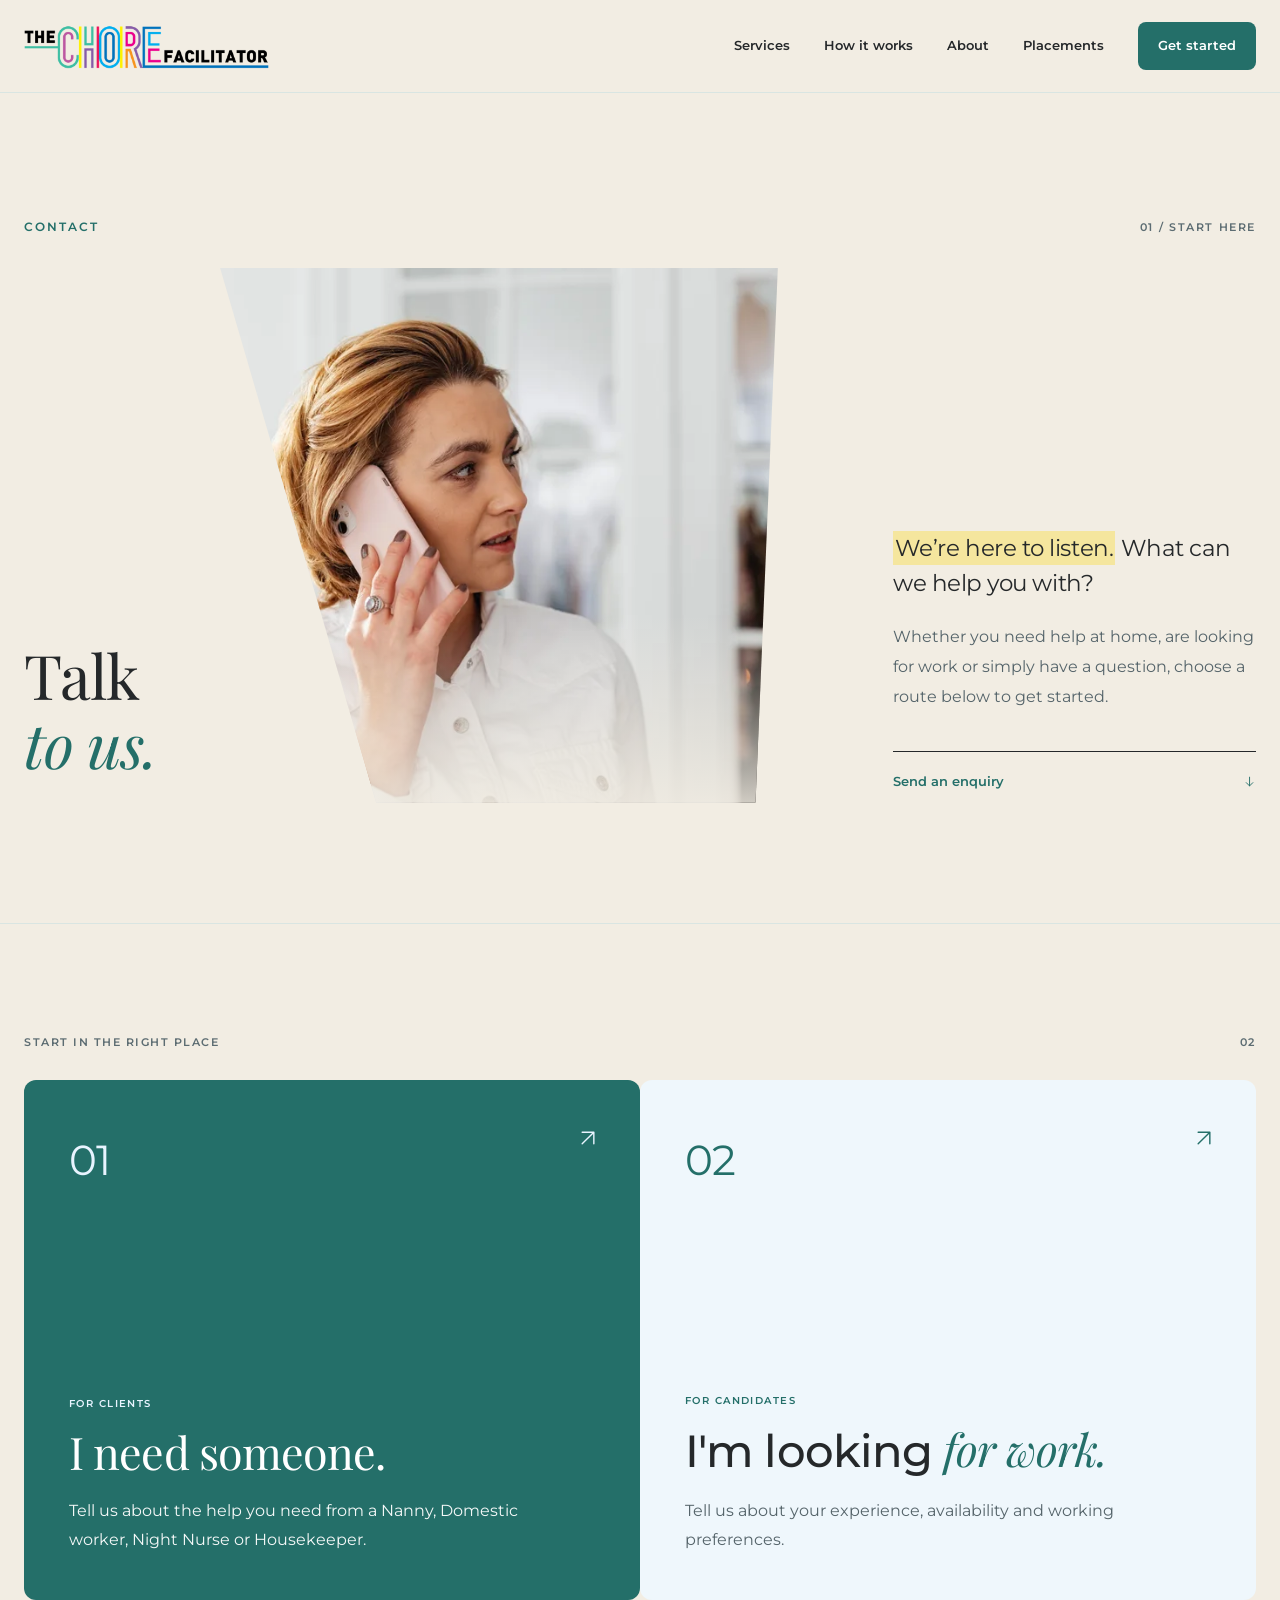
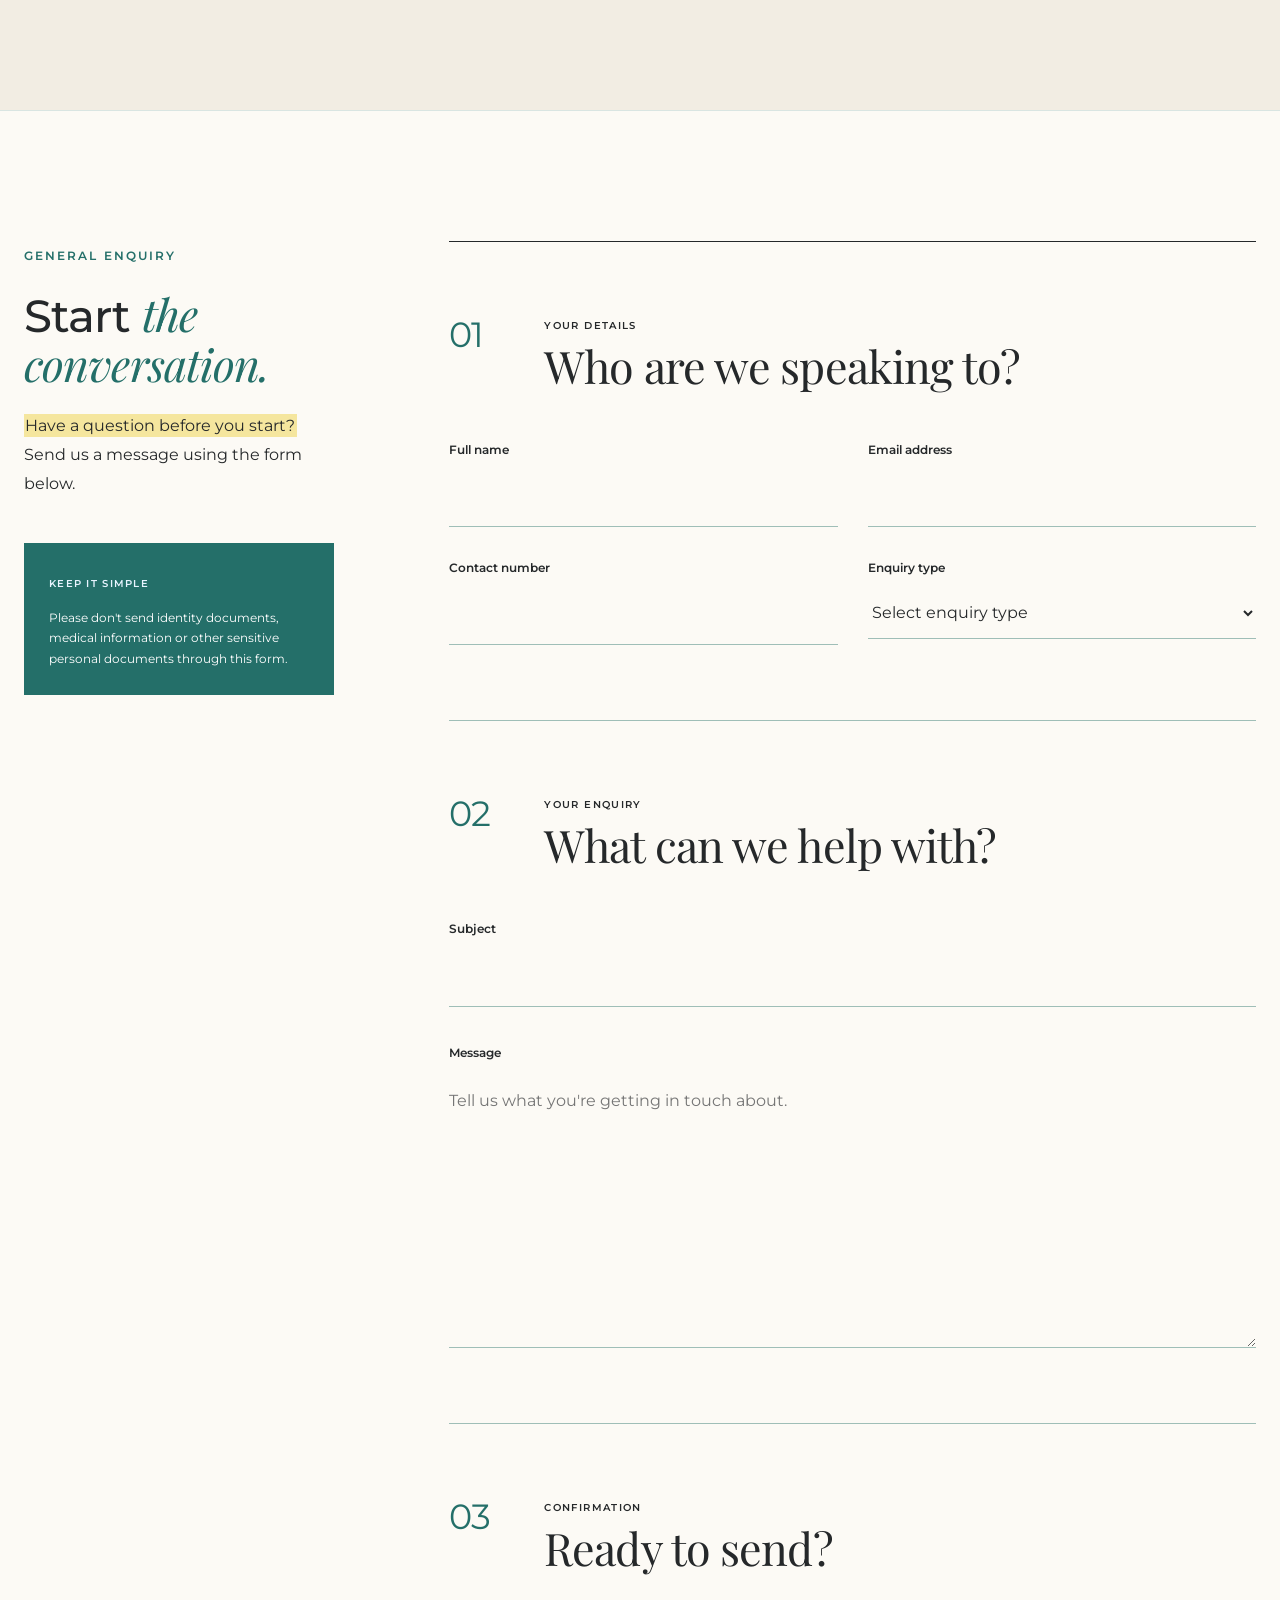
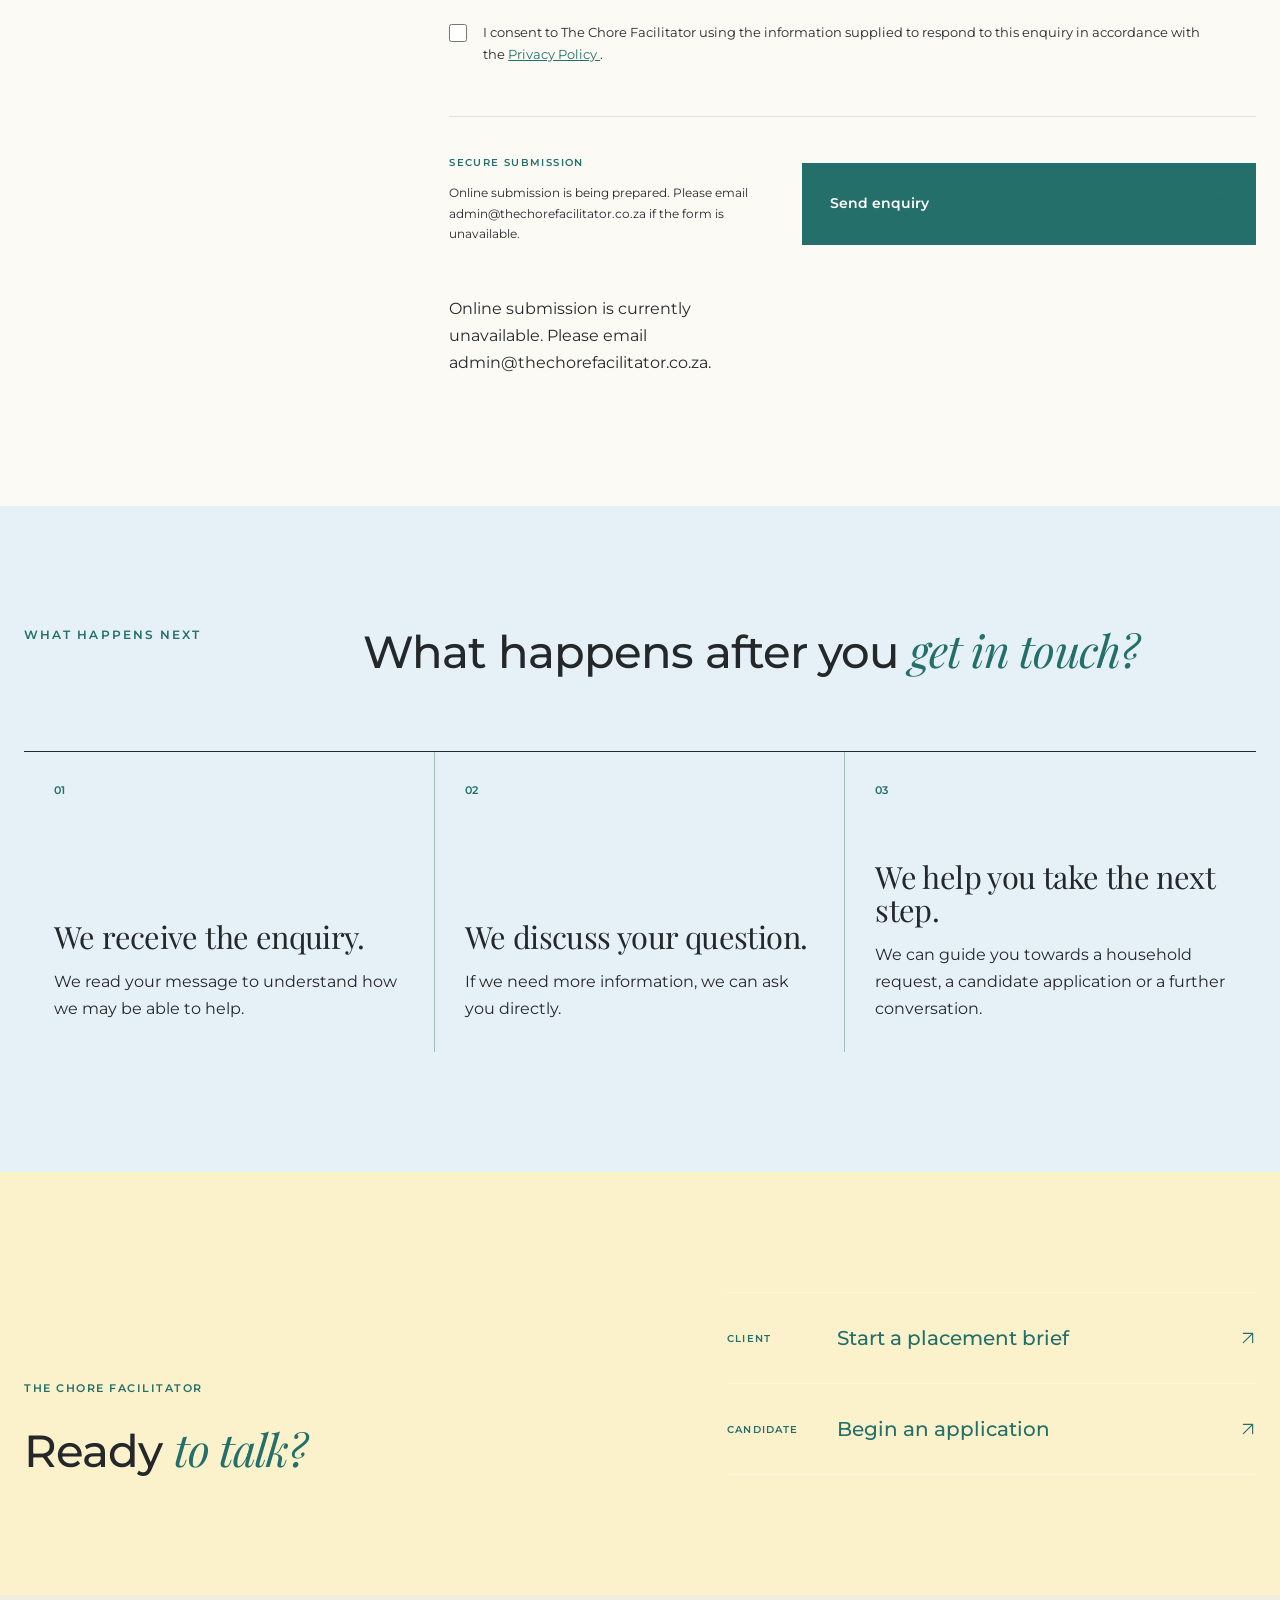
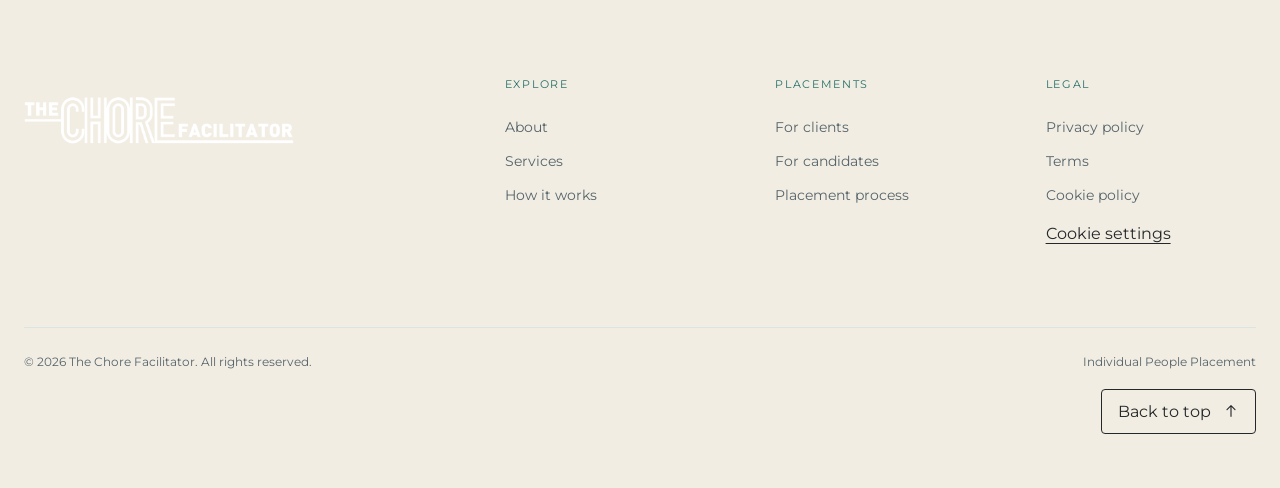
<file: contact.html>
<!DOCTYPE html>
<html lang="en-ZA">

<head>

    <meta charset="UTF-8">

    <meta
        name="viewport"
        content="width=device-width, initial-scale=1.0"
    >

    <meta
        name="description"
        content="Contact The Chore Facilitator about placements, candidate applications, payroll arrangements or general enquiries."
    >

    <meta
        name="theme-color"
        content="#ffffff"
    >

    <title>
        Contact | The Chore Facilitator
    </title>


    <!-- GLOBAL WEBSITE CSS -->
    <link
        rel="stylesheet"
        href="style.css"
    >


    <!-- CONTACT PAGE CSS -->
    <link
        rel="stylesheet"
        href="contact.css"
    >


    <link rel="icon" type="image/png" sizes="32x32" href="images/favicon-32.png">
    <link rel="apple-touch-icon" sizes="180x180" href="images/apple-touch-icon.png">
    <link rel="canonical" href="https://thechorefacilitator.co.za/contact.html">
    <meta property="og:type" content="website">
    <meta property="og:site_name" content="The Chore Facilitator">
    <meta property="og:locale" content="en_ZA">
    <meta property="og:title" content="Contact | The Chore Facilitator">
    <meta property="og:description" content="Contact The Chore Facilitator about placements, candidate applications, payroll arrangements or general enquiries.">
    <meta property="og:url" content="https://thechorefacilitator.co.za/contact.html">
    <meta property="og:image" content="https://thechorefacilitator.co.za/images/social-share.png">
    <meta property="og:image:alt" content="The Chore Facilitator logo">
    <meta property="og:image:width" content="1200">
    <meta property="og:image:height" content="630">
    <meta name="twitter:card" content="summary_large_image">
    <link rel="stylesheet" href="site-essentials.css">
</head>


<body class="contact-page">


    <!-- =========================================================
         ACCESSIBILITY
    ========================================================== -->

    <a
        href="#main-content"
        class="skip-link"
    >
        Skip to main content
    </a>



    <!-- =========================================================
         HEADER
    ========================================================== -->

    <header class="site-header">

        <div class="container nav-wrap">


            <a
                href="index.html"
                class="brand"
                aria-label="The Chore Facilitator home"
            >

                <img
                    src="images/chore-logo.png"
                    alt="The Chore Facilitator"
                 width="800" height="200" decoding="async">

            </a>



            <button type="button"
                class="menu-toggle"
                id="menuToggle"
                aria-label="Open navigation"
                aria-expanded="false"
                aria-controls="mainNav"
            >

                <span></span>
                <span></span>

            </button>



            <nav
                class="main-nav"
                id="mainNav"
                aria-label="Main navigation"
            >

                <a href="services.html">
                    Services
                </a>

                <a href="how-it-works.html">
                    How it works
                </a>

                <a href="about.html">
                    About
                </a>

                <a href="placements.html">
                    Placements
                </a>

                <a
                    href="contact.html"
                    class="nav-cta"
                    aria-current="page"
                >
                    Get started
                </a>

            </nav>


        </div>

    </header>



    <!-- =========================================================
         MAIN
    ========================================================== -->

    <main id="main-content" tabindex="-1">



        <!-- =====================================================
             HERO
        ====================================================== -->

        <section class="contact-hero">

            <div class="container">


                <div class="contact-hero-meta">

                    <span class="section-label">
                        CONTACT
                    </span>

                    <span class="contact-hero-index">
                        01 / START HERE
                    </span>

                </div>



                <div class="contact-hero-grid">


                    <!-- LEFT -->

                    <div class="contact-hero-heading">
<figure class="contact-hero-photo"><img src="images/talk-to-us-1280.webp" srcset="images/talk-to-us-640.webp 640w, images/talk-to-us-1280.webp 1280w" sizes="(max-width:700px) 80vw, 40vw" alt="A woman listening during a phone conversation" width="4381" height="6571" fetchpriority="high" decoding="async"></figure>

                        <h1>

                            Talk

                            <span>
                                to us.
                            </span>

                        </h1>

                    </div>



                    <!-- RIGHT -->

                    <div class="contact-hero-copy">

                        <p class="contact-hero-lead"><mark class="text-highlight">We’re here to listen.</mark> What can we help you with?</p>


                        <p>Whether you need help at home, are looking for work or simply have a question, choose a route below to get started.</p>


                        <a
                            href="#contact-form"
                            class="contact-scroll-link"
                        >

                            Send an enquiry

                            <span><svg class="site-arrow" xmlns="http://www.w3.org/2000/svg" viewBox="0 0 24 24" width="16" height="16" fill="none" stroke="currentColor" stroke-width="1.7" stroke-linecap="round" stroke-linejoin="round" aria-hidden="true" focusable="false"><path d="M12 4v16M6 14l6 6 6-6"/></svg></span>

                        </a>

                    </div>


                </div>


            </div>

        </section>



        <!-- =====================================================
             QUICK ROUTES
        ====================================================== -->

        <section class="contact-routes">

            <div class="container">


                <div class="contact-routes-head">

                    <span>
                        START IN THE RIGHT PLACE
                    </span>

                    <span>
                        02
                    </span>

                </div>



                <div class="contact-route-grid">


                    <!-- CLIENT -->

                    <a
                        href="for-clients.html"
                        class="contact-route contact-route-dark"
                    >

                        <span class="contact-route-number">
                            01
                        </span>


                        <div>

                            <span class="contact-route-label">
                                FOR CLIENTS
                            </span>

                            <h2>
                                I need someone.
                            </h2>

                            <p>Tell us about the help you need from a Nanny, Domestic worker, Night Nurse or Housekeeper.</p>

                        </div>


                        <span class="contact-route-arrow">
                            <svg class="site-arrow" xmlns="http://www.w3.org/2000/svg" viewBox="0 0 24 24" width="16" height="16" fill="none" stroke="currentColor" stroke-width="1.7" stroke-linecap="round" stroke-linejoin="round" aria-hidden="true" focusable="false"><path d="M5 19 19 5M5 5h14v14"/></svg>
                        </span>

                    </a>



                    <!-- CANDIDATE -->

                    <a
                        href="apply.html"
                        class="contact-route contact-route-light"
                    >

                        <span class="contact-route-number">
                            02
                        </span>


                        <div>

                            <span class="contact-route-label">
                                FOR CANDIDATES
                            </span>

                            <h2 class="editorial-heading">I'm looking <em class="heading-accent">for work.</em></h2>

                            <p>

                                Tell us about your experience,
                                availability and working preferences.

                            </p>

                        </div>


                        <span class="contact-route-arrow">
                            <svg class="site-arrow" xmlns="http://www.w3.org/2000/svg" viewBox="0 0 24 24" width="16" height="16" fill="none" stroke="currentColor" stroke-width="1.7" stroke-linecap="round" stroke-linejoin="round" aria-hidden="true" focusable="false"><path d="M5 19 19 5M5 5h14v14"/></svg>
                        </span>

                    </a>


                </div>


            </div>

        </section>



        <!-- =====================================================
             CONTACT FORM
        ====================================================== -->

        <section
            class="contact-form-section surface-paper"
            id="contact-form"
        >

            <div class="container contact-form-layout">


                <!-- LEFT -->

                <aside class="contact-form-intro">

                    <span class="section-label">
                        GENERAL ENQUIRY
                    </span>


                    <h2 class="editorial-heading">Start <em class="heading-accent">the conversation.</em></h2>


                    <p><mark class="text-highlight">Have a question before you start?</mark> Send us a message using the form below.</p>



                    <div class="contact-intro-note">

                        <span>
                            KEEP IT SIMPLE
                        </span>


                        <p>

                            Please don't send identity documents,
                            medical information or other sensitive
                            personal documents through this form.

                        </p>

                    </div>

                </aside>



                <!-- FORM -->

                <form
                    class="contact-form"
                    action="forms.php" data-enquiry-form="contact"
                    method="post"
                >


                    <!-- =========================================
                         DETAILS
                    ========================================== -->

                    <fieldset class="contact-form-block">


                        <div class="contact-form-heading">

                            <span>
                                01
                            </span>


                            <div>

                                <p>
                                    YOUR DETAILS
                                </p>

                                <h3>
                                    Who are we speaking to?
                                </h3>

                            </div>

                        </div>



                        <div class="contact-field-grid">


                            <div class="contact-field">

                                <label for="contact-name">
                                    Full name
                                </label>

                                <input
                                    type="text"
                                    id="contact-name"
                                    name="full_name"
                                    autocomplete="name"
                                    required
                                >

                            </div>



                            <div class="contact-field">

                                <label for="contact-email">
                                    Email address
                                </label>

                                <input
                                    type="email"
                                    id="contact-email"
                                    name="email"
                                    autocomplete="email"
                                    required
                                >

                            </div>



                            <div class="contact-field">

                                <label for="contact-phone">
                                    Contact number
                                </label>

                                <input
                                    type="tel"
                                    id="contact-phone"
                                    name="contact_number"
                                    autocomplete="tel"
                                >

                            </div>



                            <div class="contact-field">

                                <label for="contact-enquiry">
                                    Enquiry type
                                </label>

                                <select
                                    id="contact-enquiry"
                                    name="enquiry_type"
                                    required
                                >

                                    <option
                                        value=""
                                        selected
                                        disabled
                                    >
                                        Select enquiry type
                                    </option>

                                    <option value="client-placement">
                                        Client placement
                                    </option>

                                    <option value="candidate-application">
                                        Candidate application
                                    </option>

                                    <option value="payroll">
                                        Payroll arrangement
                                    </option>

                                    <option value="general">
                                        General enquiry
                                    </option>

                                </select>

                            </div>


                        </div>


                    </fieldset>



                    <!-- =========================================
                         MESSAGE
                    ========================================== -->

                    <fieldset class="contact-form-block">


                        <div class="contact-form-heading">

                            <span>
                                02
                            </span>


                            <div>

                                <p>
                                    YOUR ENQUIRY
                                </p>

                                <h3>
                                    What can we help with?
                                </h3>

                            </div>

                        </div>



                        <div class="contact-field contact-field-full">

                            <label for="contact-subject">
                                Subject
                            </label>

                            <input
                                type="text"
                                id="contact-subject"
                                name="subject"
                                required
                            >

                        </div>



                        <div class="contact-field contact-field-full">

                            <label for="contact-message">
                                Message
                            </label>

                            <textarea
                                id="contact-message"
                                name="message"
                                rows="9"
                                placeholder="Tell us what you're getting in touch about."
                                required
                            ></textarea>

                        </div>


                    </fieldset>



                    <!-- =========================================
                         CONFIRMATION
                    ========================================== -->

                    <fieldset class="contact-form-block contact-form-final">


                        <div class="contact-form-heading">

                            <span>
                                03
                            </span>


                            <div>

                                <p>
                                    CONFIRMATION
                                </p>

                                <h3>
                                    Ready to send?
                                </h3>

                            </div>

                        </div>



                        <div class="contact-consent">

                            <input
                                type="checkbox"
                                id="contact-consent"
                                name="privacy_consent"
                                required
                            >


                            <label for="contact-consent">

                                I consent to The Chore Facilitator
                                using the information supplied to
                                respond to this enquiry in accordance
                                with the

                                <a href="privacy.html">
                                    Privacy Policy
                                </a>.

                            </label>

                        </div>



                        <div class="contact-submit">


                            <div>

                                <span>
                                    SECURE SUBMISSION
                                </span>


                                <p>

                                    Online submission is being prepared. Please email <a href="mailto:admin@thechorefacilitator.co.za">admin@thechorefacilitator.co.za</a> if the form is unavailable.

                                </p>

                            </div>



                            <button
                                type="submit"
                                class="contact-submit-button"
                                disabled aria-disabled="true"
                            >

                                Send enquiry

                                <span><svg class="site-arrow" xmlns="http://www.w3.org/2000/svg" viewBox="0 0 24 24" width="16" height="16" fill="none" stroke="currentColor" stroke-width="1.7" stroke-linecap="round" stroke-linejoin="round" aria-hidden="true" focusable="false"><path d="M5 19 19 5M5 5h14v14"/></svg></span>

                            </button>
                            <p class="form-status" role="status" aria-live="polite" tabindex="-1"></p>


                        </div>


                    </fieldset>


                <input type="hidden" name="form_type" value="contact"><input type="hidden" name="csrf_token" value=""><div class="form-trap" aria-hidden="true"><label>Leave this empty<input name="website" tabindex="-1" autocomplete="off"></label></div>
</form>


            </div>

        </section>



        <!-- =====================================================
             WHAT HAPPENS NEXT
        ====================================================== -->

        <section class="contact-next surface-blue">

            <div class="container">


                <div class="contact-next-heading">

                    <span class="section-label">
                        WHAT HAPPENS NEXT
                    </span>


                    <h2 class="editorial-heading">What happens after you <em class="heading-accent">get in touch?</em></h2>

                </div>



                <div class="contact-next-grid">


                    <article>

                        <span>
                            01
                        </span>


                        <h3>
                            We receive the enquiry.
                        </h3>


                        <p>We read your message to understand how we may be able to help.</p>

                    </article>



                    <article>

                        <span>
                            02
                        </span>


                        <h3>We discuss your question.</h3>


                        <p>If we need more information, we can ask you directly.</p>

                    </article>



                    <article>

                        <span>
                            03
                        </span>


                        <h3>We help you take the next step.</h3>


                        <p>We can guide you towards a household request, a candidate application or a further conversation.</p>

                    </article>


                </div>


            </div>

        </section>



        <!-- =====================================================
             CLOSE
        ====================================================== -->

        <section class="contact-close surface-yellow">

            <div class="container contact-close-grid">


                <div>

                    <span>
                        THE CHORE FACILITATOR
                    </span>


                    <h2 class="editorial-heading">Ready <em class="heading-accent">to talk?</em></h2>

                </div>



                <div class="contact-close-links">


                    <a href="for-clients.html">

                        <span>
                            CLIENT
                        </span>

                        <strong>
                            Start a placement brief
                        </strong>

                        <span>
                            <svg class="site-arrow" xmlns="http://www.w3.org/2000/svg" viewBox="0 0 24 24" width="16" height="16" fill="none" stroke="currentColor" stroke-width="1.7" stroke-linecap="round" stroke-linejoin="round" aria-hidden="true" focusable="false"><path d="M5 19 19 5M5 5h14v14"/></svg>
                        </span>

                    </a>


                    <a href="apply.html">

                        <span>
                            CANDIDATE
                        </span>

                        <strong>
                            Begin an application
                        </strong>

                        <span>
                            <svg class="site-arrow" xmlns="http://www.w3.org/2000/svg" viewBox="0 0 24 24" width="16" height="16" fill="none" stroke="currentColor" stroke-width="1.7" stroke-linecap="round" stroke-linejoin="round" aria-hidden="true" focusable="false"><path d="M5 19 19 5M5 5h14v14"/></svg>
                        </span>

                    </a>


                </div>


            </div>

        </section>


    </main>



    <!-- =========================================================
         FOOTER
    ========================================================== -->

    <footer class="footer">


        <div class="container footer-grid">


            <div class="footer-brand">

                <a
                    href="index.html"
                    aria-label="The Chore Facilitator home"
                >

                    <img
                        src="images/chore-logo.png"
                        alt="The Chore Facilitator"
                     width="800" height="200" decoding="async">

                </a>

            </div>



            <div>

                <p class="footer-label">
                    Explore
                </p>

                <a href="about.html">
                    About
                </a>

                <a href="services.html">
                    Services
                </a>

                <a href="how-it-works.html">
                    How it works
                </a>

            </div>



            <div>

                <p class="footer-label">
                    Placements
                </p>

                <a href="for-clients.html">
                    For clients
                </a>

                <a href="apply.html">
                    For candidates
                </a>

                <a href="placements.html">
                    Placement process
                </a>

            </div>



            <div>

                <p class="footer-label">
                    Legal
                </p>

                <a href="privacy.html">
                    Privacy policy
                </a>

                <a href="terms.html">
                    Terms
                </a>

                <a href="cookies.html">
                    Cookie policy
                </a>
                <button type="button" class="cookie-settings" data-cookie-settings>Cookie settings</button>

            </div>


        </div>



        <div class="container footer-bottom">

            <p>

                ©
                <span id="year"></span>
                The Chore Facilitator.
                All rights reserved.

            </p>


            <p>
                Individual People Placement
            </p>

        </div>


        <div class="container back-top-row"><a class="back-to-top" href="#main-content" data-back-to-top aria-label="Back to top">Back to top <span aria-hidden="true"><svg class="site-arrow" xmlns="http://www.w3.org/2000/svg" viewBox="0 0 24 24" width="16" height="16" fill="none" stroke="currentColor" stroke-width="1.7" stroke-linecap="round" stroke-linejoin="round" aria-hidden="true" focusable="false"><path d="M12 20V4M6 10l6-6 6 6"/></svg></span></a></div>
    </footer>



    <script src="script.js" defer></script>
    <script src="site-essentials.js" defer></script>
    <script src="consent.js" defer></script>


</body>

</html>
</file>
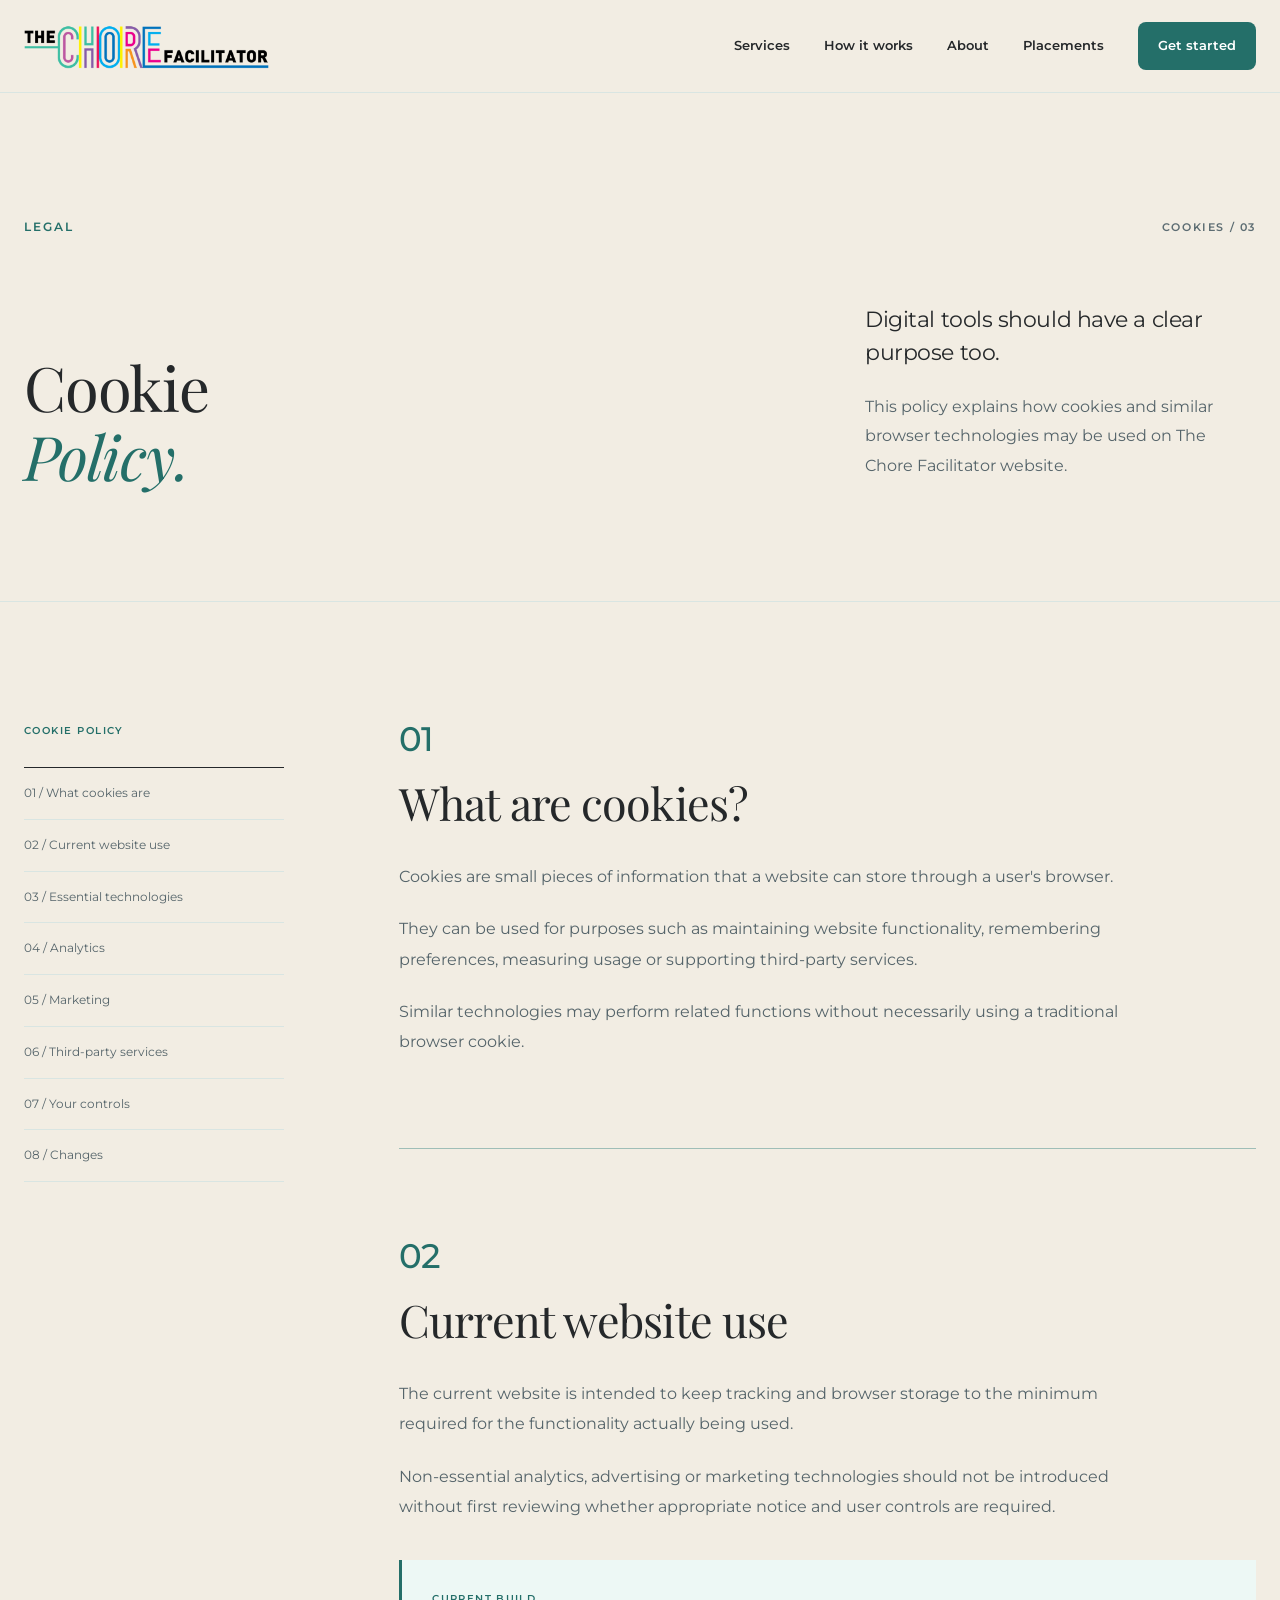
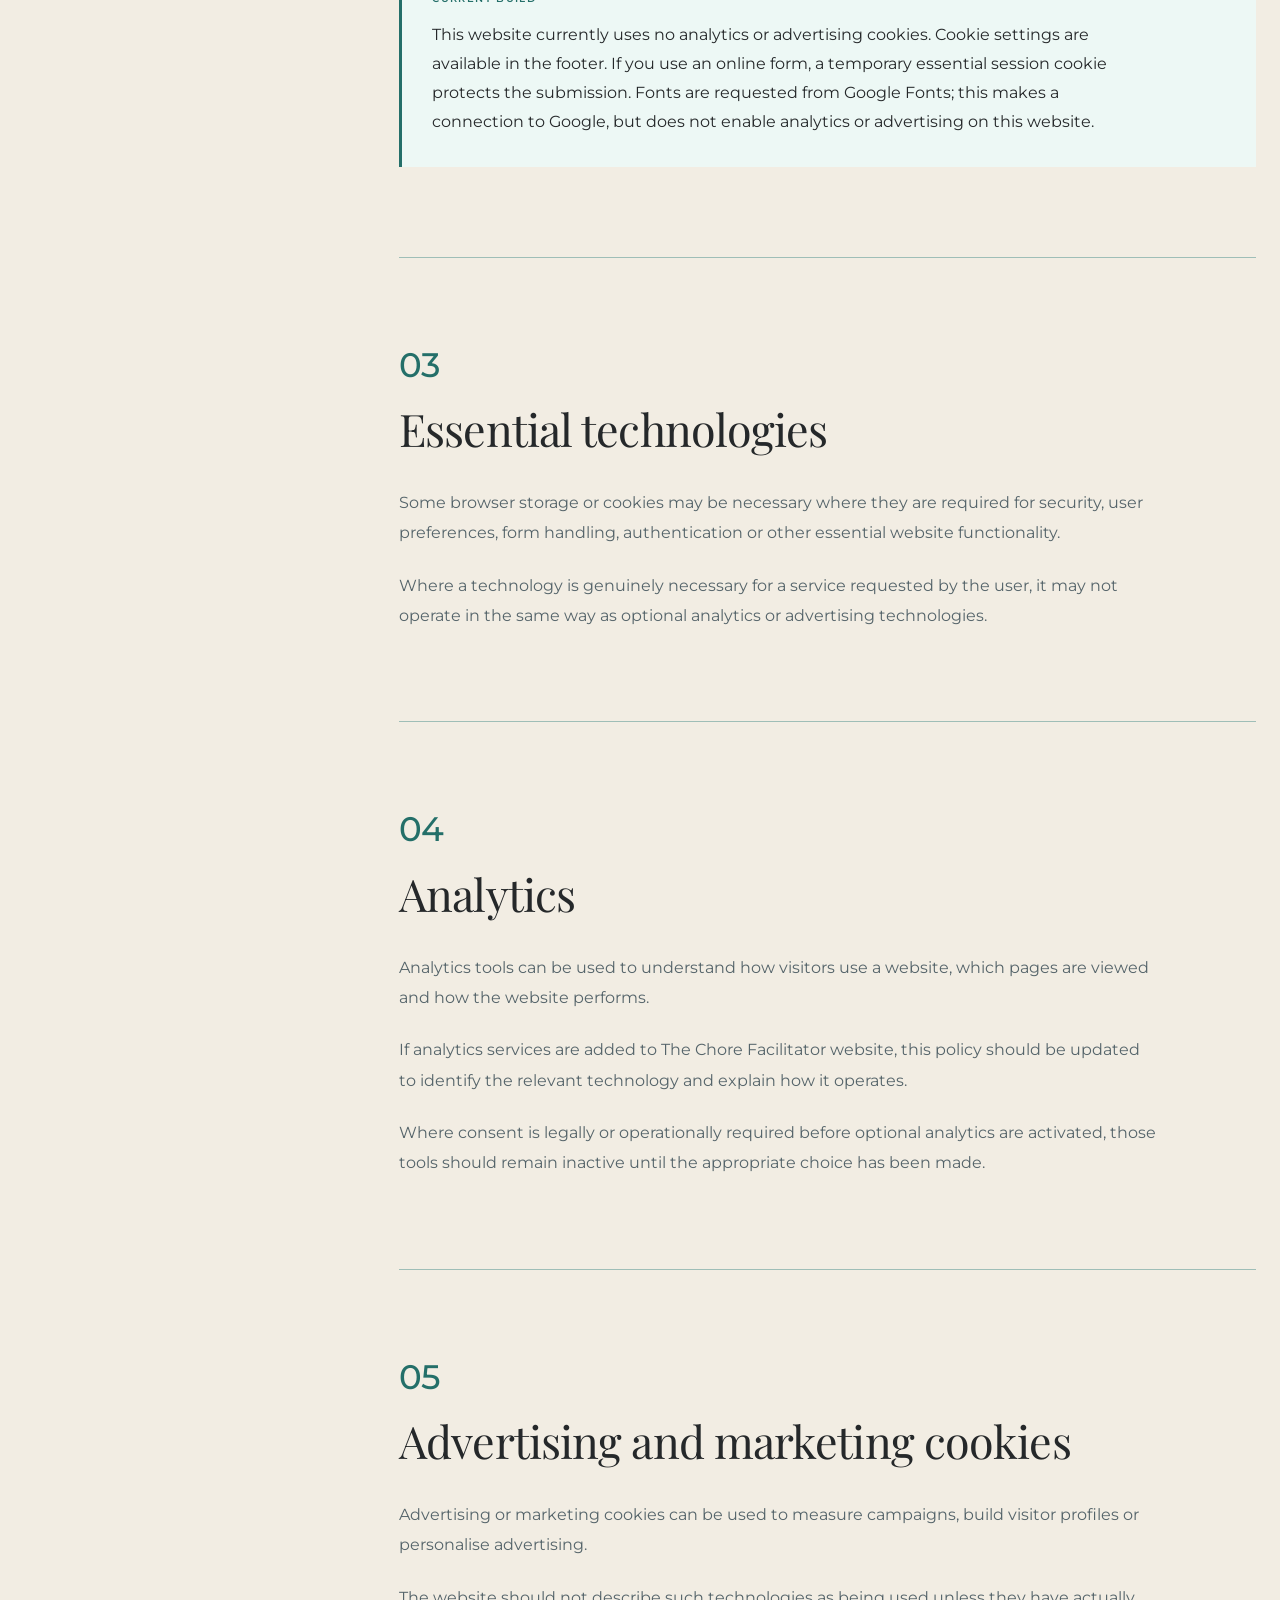
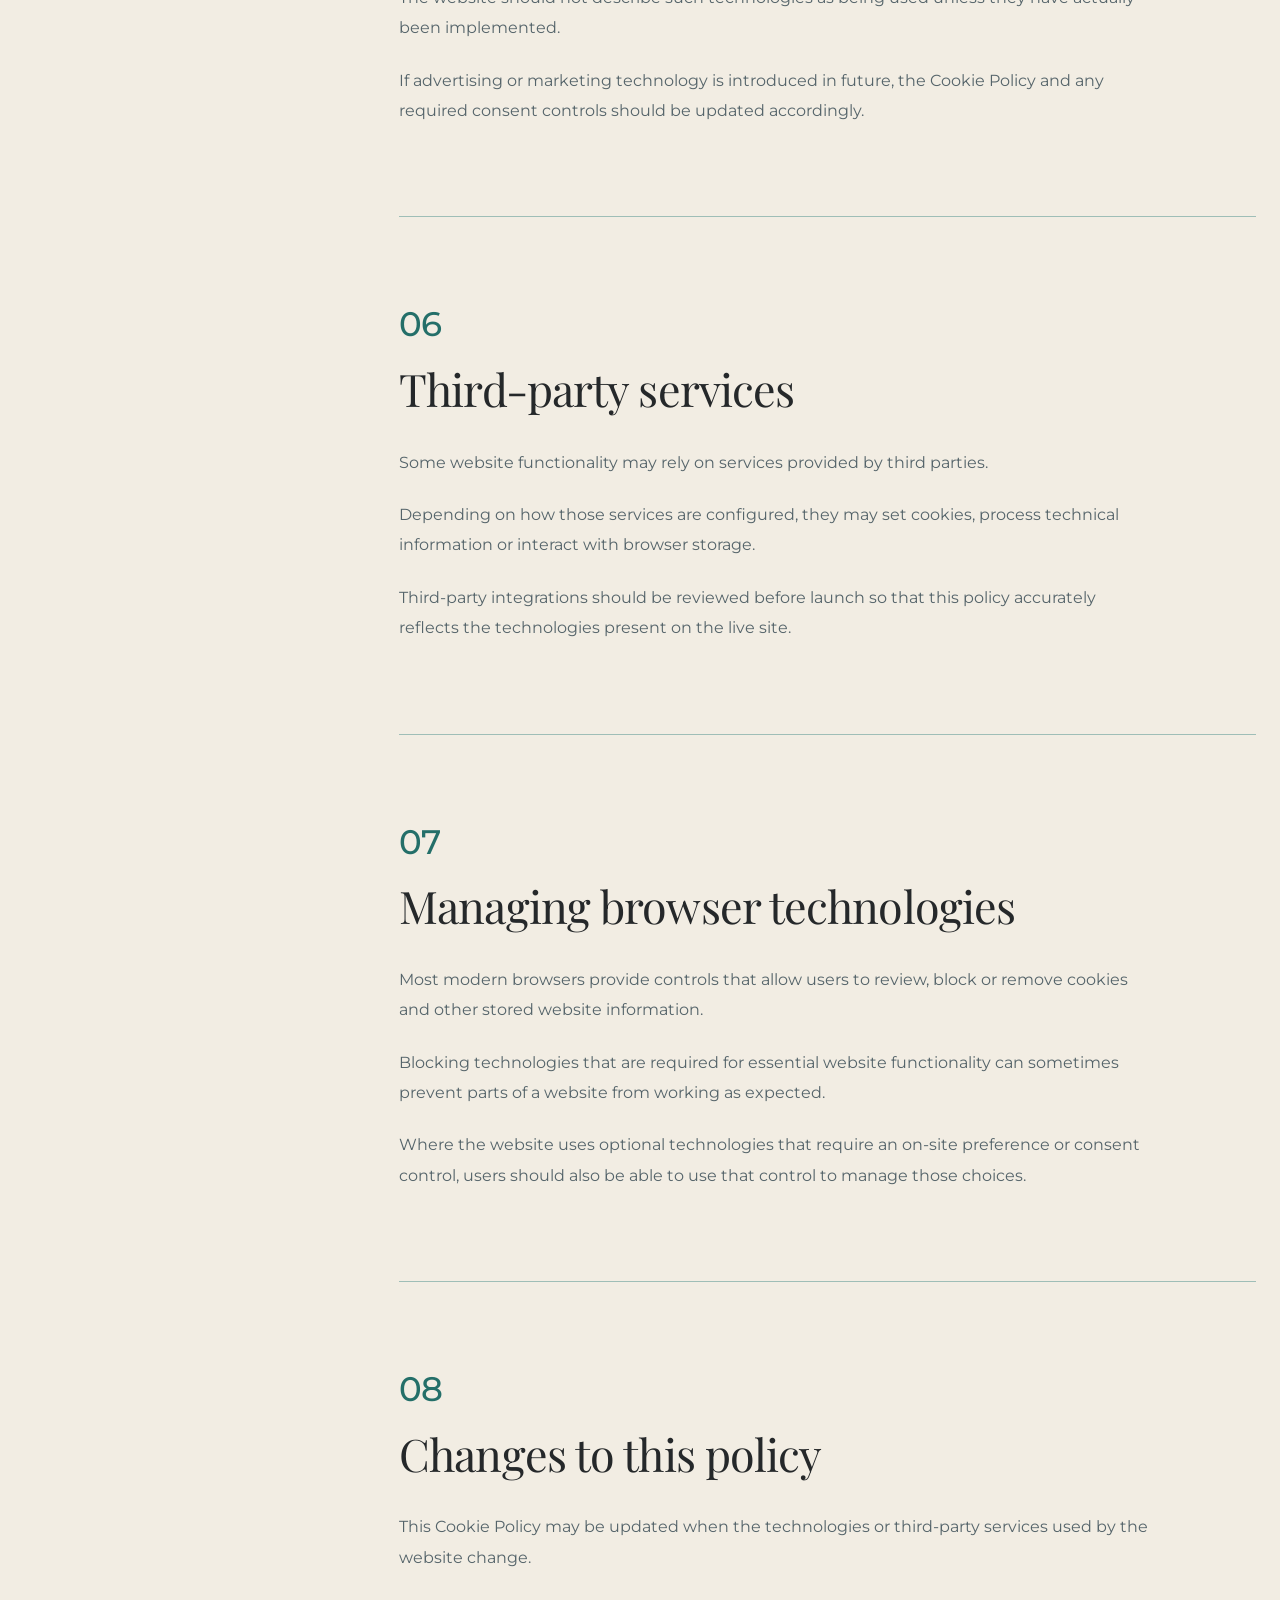
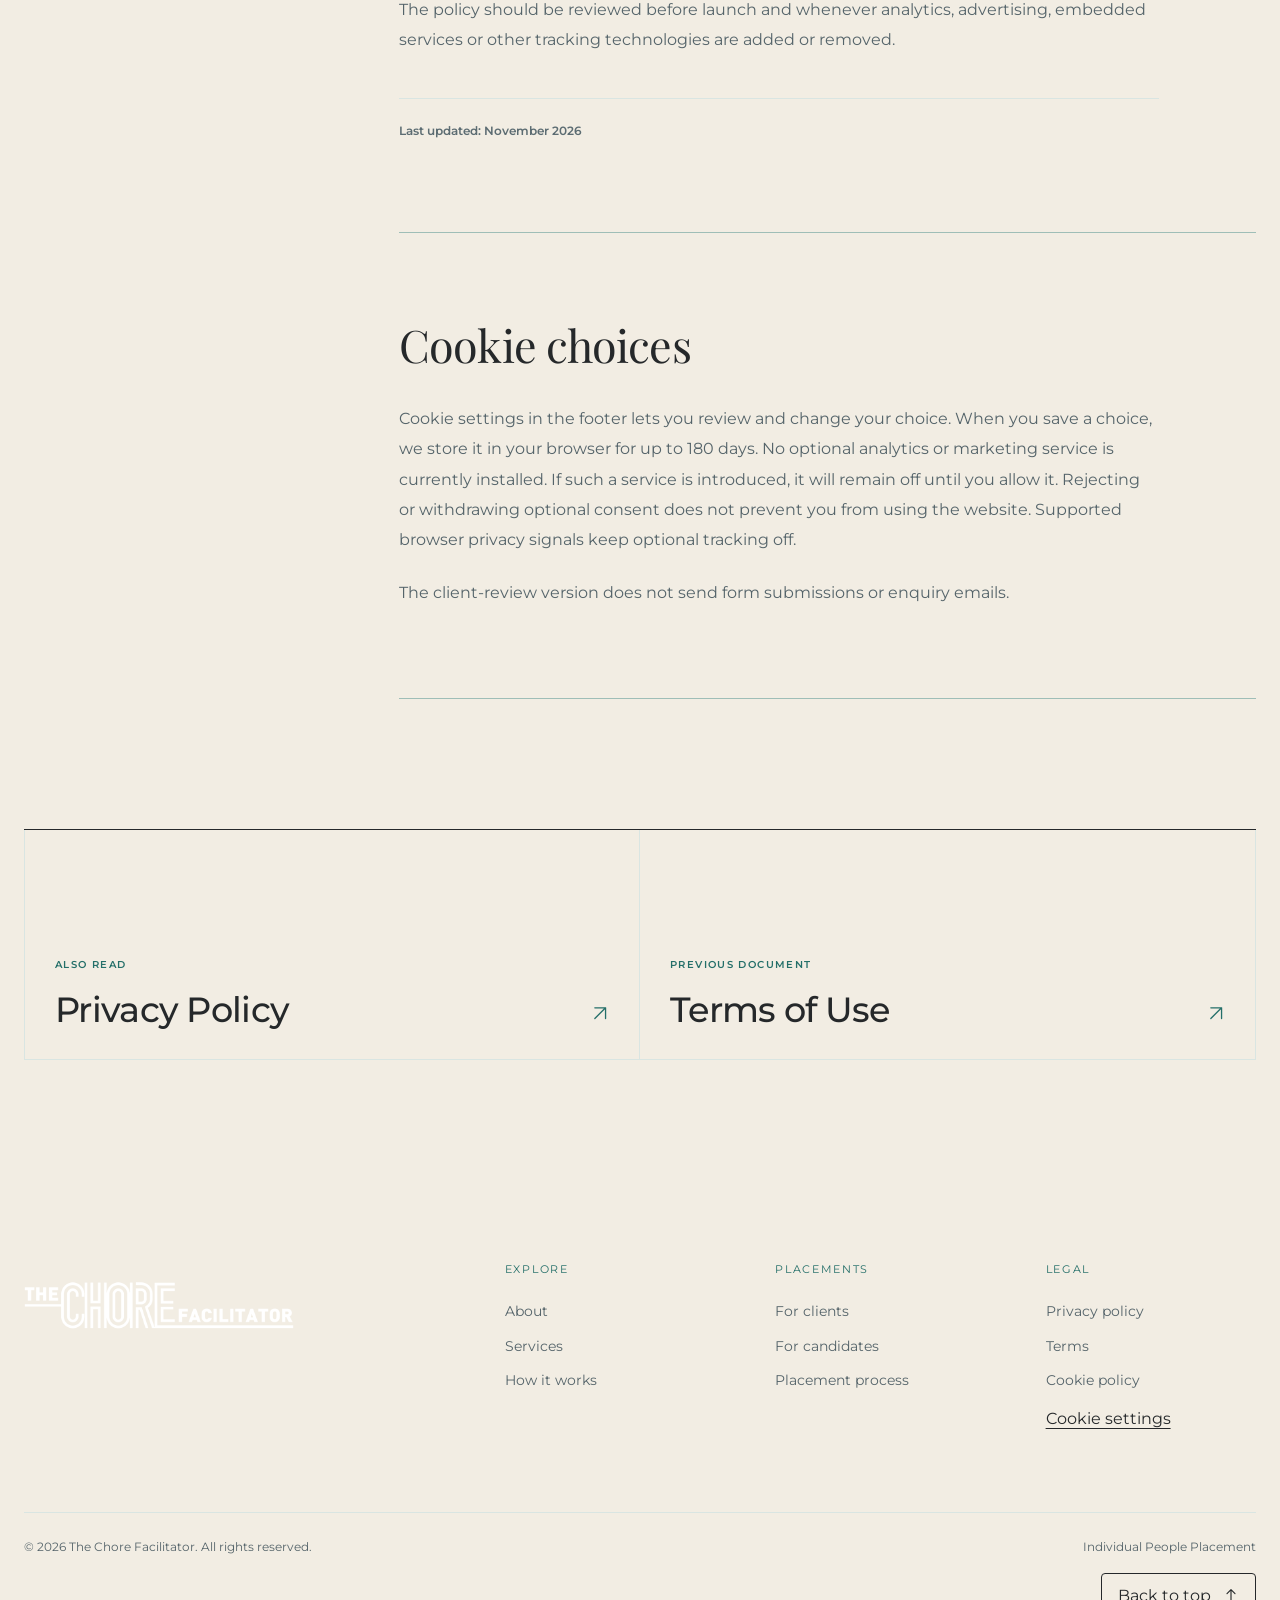
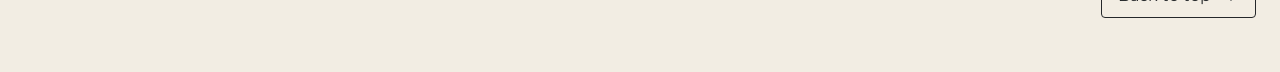
<file: cookies.html>
<!DOCTYPE html>
<html lang="en-ZA">

<head>

    <meta charset="UTF-8">

    <meta
        name="viewport"
        content="width=device-width, initial-scale=1.0"
    >

    <meta
        name="description"
        content="Cookie Policy for The Chore Facilitator."
    >

    <meta
        name="theme-color"
        content="#ffffff"
    >

    <title>
        Cookie Policy | The Chore Facilitator
    </title>


    <link
        rel="stylesheet"
        href="style.css"
    >


    <link
        rel="stylesheet"
        href="legal.css"
    >


    <link rel="icon" type="image/png" sizes="32x32" href="images/favicon-32.png">
    <link rel="apple-touch-icon" sizes="180x180" href="images/apple-touch-icon.png">
    <link rel="canonical" href="https://thechorefacilitator.co.za/cookies.html">
    <meta property="og:type" content="website">
    <meta property="og:site_name" content="The Chore Facilitator">
    <meta property="og:locale" content="en_ZA">
    <meta property="og:title" content="Cookie Policy | The Chore Facilitator">
    <meta property="og:description" content="Cookie Policy for The Chore Facilitator.">
    <meta property="og:url" content="https://thechorefacilitator.co.za/cookies.html">
    <meta property="og:image" content="https://thechorefacilitator.co.za/images/social-share.png">
    <meta property="og:image:alt" content="The Chore Facilitator logo">
    <meta property="og:image:width" content="1200">
    <meta property="og:image:height" content="630">
    <meta name="twitter:card" content="summary_large_image">
    <link rel="stylesheet" href="site-essentials.css">
</head>


<body class="legal-page">


    <!-- =========================================================
         ACCESSIBILITY
    ========================================================== -->

    <a
        href="#main-content"
        class="skip-link"
    >
        Skip to main content
    </a>



    <!-- =========================================================
         HEADER
    ========================================================== -->

    <header class="site-header">

        <div class="container nav-wrap">


            <a
                href="index.html"
                class="brand"
                aria-label="The Chore Facilitator home"
            >

                <img
                    src="images/chore-logo.png"
                    alt="The Chore Facilitator"
                 width="800" height="200" decoding="async">

            </a>



            <button type="button"
                class="menu-toggle"
                id="menuToggle"
                aria-label="Open navigation"
                aria-expanded="false"
                aria-controls="mainNav"
            >

                <span></span>
                <span></span>

            </button>



            <nav
                class="main-nav"
                id="mainNav"
                aria-label="Main navigation"
            >

                <a href="services.html">
                    Services
                </a>

                <a href="how-it-works.html">
                    How it works
                </a>

                <a href="about.html">
                    About
                </a>

                <a href="placements.html">
                    Placements
                </a>

                <a
                    href="contact.html"
                    class="nav-cta"
                >
                    Get started
                </a>

            </nav>


        </div>

    </header>



    <!-- =========================================================
         MAIN
    ========================================================== -->

    <main id="main-content" tabindex="-1">



        <!-- =====================================================
             HERO
        ====================================================== -->

        <section class="legal-hero">

            <div class="container">


                <div class="legal-hero-meta">

                    <span class="section-label">
                        LEGAL
                    </span>

                    <span class="legal-document-code">
                        COOKIES / 03
                    </span>

                </div>



                <div class="legal-hero-grid">


                    <div>

                        <h1>
                            Cookie
                            <span>Policy.</span>
                        </h1>

                    </div>



                    <div class="legal-hero-copy">

                        <p class="legal-hero-lead">

                            Digital tools should have
                            a clear purpose too.

                        </p>


                        <p>

                            This policy explains how cookies
                            and similar browser technologies
                            may be used on The Chore Facilitator
                            website.

                        </p>

                    </div>


                </div>


            </div>

        </section>



        <!-- =====================================================
             DOCUMENT
        ====================================================== -->

        <section class="legal-document">

            <div class="container legal-layout">


                <!-- NAV -->

                <aside class="legal-nav">

                    <span>
                        COOKIE POLICY
                    </span>


                    <nav aria-label="Cookie policy sections">

                        <a href="#cookies">
                            01 / What cookies are
                        </a>

                        <a href="#current-use">
                            02 / Current website use
                        </a>

                        <a href="#essential">
                            03 / Essential technologies
                        </a>

                        <a href="#analytics">
                            04 / Analytics
                        </a>

                        <a href="#marketing">
                            05 / Marketing
                        </a>

                        <a href="#third-party">
                            06 / Third-party services
                        </a>

                        <a href="#control">
                            07 / Your controls
                        </a>

                        <a href="#changes">
                            08 / Changes
                        </a>

                    </nav>

                </aside>



                <!-- CONTENT -->

                <article class="legal-content">


                    <!-- 01 -->

                    <section
                        class="legal-section"
                        id="cookies"
                    >

                        <span class="legal-number">
                            01
                        </span>


                        <h2>
                            What are cookies?
                        </h2>


                        <p>

                            Cookies are small pieces of information
                            that a website can store through a user's
                            browser.

                        </p>


                        <p>

                            They can be used for purposes such as
                            maintaining website functionality,
                            remembering preferences, measuring usage
                            or supporting third-party services.

                        </p>


                        <p>

                            Similar technologies may perform related
                            functions without necessarily using a
                            traditional browser cookie.

                        </p>

                    </section>



                    <!-- 02 -->

                    <section
                        class="legal-section"
                        id="current-use"
                    >

                        <span class="legal-number">
                            02
                        </span>


                        <h2>
                            Current website use
                        </h2>


                        <p>

                            The current website is intended to keep
                            tracking and browser storage to the
                            minimum required for the functionality
                            actually being used.

                        </p>


                        <p>

                            Non-essential analytics, advertising
                            or marketing technologies should not
                            be introduced without first reviewing
                            whether appropriate notice and user
                            controls are required.

                        </p>


                        <div class="legal-callout">

                            <span>
                                CURRENT BUILD
                            </span>


                            <p>

                                This website currently uses no analytics or advertising cookies. Cookie settings are available in the footer. If you use an online form, a temporary essential session cookie protects the submission. Fonts are requested from Google Fonts; this makes a connection to Google, but does not enable analytics or advertising on this website.

                            </p>

                        </div>

                    </section>



                    <!-- 03 -->

                    <section
                        class="legal-section"
                        id="essential"
                    >

                        <span class="legal-number">
                            03
                        </span>


                        <h2>
                            Essential technologies
                        </h2>


                        <p>

                            Some browser storage or cookies may be
                            necessary where they are required for
                            security, user preferences, form handling,
                            authentication or other essential website
                            functionality.

                        </p>


                        <p>

                            Where a technology is genuinely necessary
                            for a service requested by the user, it
                            may not operate in the same way as optional
                            analytics or advertising technologies.

                        </p>

                    </section>



                    <!-- 04 -->

                    <section
                        class="legal-section"
                        id="analytics"
                    >

                        <span class="legal-number">
                            04
                        </span>


                        <h2>
                            Analytics
                        </h2>


                        <p>

                            Analytics tools can be used to understand
                            how visitors use a website, which pages are
                            viewed and how the website performs.

                        </p>


                        <p>

                            If analytics services are added to
                            The Chore Facilitator website, this policy
                            should be updated to identify the relevant
                            technology and explain how it operates.

                        </p>


                        <p>

                            Where consent is legally or operationally
                            required before optional analytics are
                            activated, those tools should remain
                            inactive until the appropriate choice
                            has been made.

                        </p>

                    </section>



                    <!-- 05 -->

                    <section
                        class="legal-section"
                        id="marketing"
                    >

                        <span class="legal-number">
                            05
                        </span>


                        <h2>
                            Advertising and marketing cookies
                        </h2>


                        <p>

                            Advertising or marketing cookies can be
                            used to measure campaigns, build visitor
                            profiles or personalise advertising.

                        </p>


                        <p>

                            The website should not describe such
                            technologies as being used unless they
                            have actually been implemented.

                        </p>


                        <p>

                            If advertising or marketing technology
                            is introduced in future, the Cookie Policy
                            and any required consent controls should
                            be updated accordingly.

                        </p>

                    </section>



                    <!-- 06 -->

                    <section
                        class="legal-section"
                        id="third-party"
                    >

                        <span class="legal-number">
                            06
                        </span>


                        <h2>
                            Third-party services
                        </h2>


                        <p>

                            Some website functionality may rely on
                            services provided by third parties.

                        </p>


                        <p>

                            Depending on how those services are
                            configured, they may set cookies,
                            process technical information or
                            interact with browser storage.

                        </p>


                        <p>

                            Third-party integrations should be
                            reviewed before launch so that this
                            policy accurately reflects the
                            technologies present on the live site.

                        </p>

                    </section>



                    <!-- 07 -->

                    <section
                        class="legal-section"
                        id="control"
                    >

                        <span class="legal-number">
                            07
                        </span>


                        <h2>
                            Managing browser technologies
                        </h2>


                        <p>

                            Most modern browsers provide controls
                            that allow users to review, block or
                            remove cookies and other stored website
                            information.

                        </p>


                        <p>

                            Blocking technologies that are required
                            for essential website functionality can
                            sometimes prevent parts of a website from
                            working as expected.

                        </p>


                        <p>

                            Where the website uses optional technologies
                            that require an on-site preference or consent
                            control, users should also be able to use that
                            control to manage those choices.

                        </p>

                    </section>



                    <!-- 08 -->

                    <section
                        class="legal-section"
                        id="changes"
                    >

                        <span class="legal-number">
                            08
                        </span>


                        <h2>
                            Changes to this policy
                        </h2>


                        <p>

                            This Cookie Policy may be updated when
                            the technologies or third-party services
                            used by the website change.

                        </p>


                        <p>

                            The policy should be reviewed before launch
                            and whenever analytics, advertising,
                            embedded services or other tracking
                            technologies are added or removed.

                        </p>


                        <p class="legal-last-updated">
                            Last updated: November 2026
                        </p>

                    </section>


                <section class="legal-section"><h2>Cookie choices</h2><p>Cookie settings in the footer lets you review and change your choice. When you save a choice, we store it in your browser for up to 180 days. No optional analytics or marketing service is currently installed. If such a service is introduced, it will remain off until you allow it. Rejecting or withdrawing optional consent does not prevent you from using the website. Supported browser privacy signals keep optional tracking off.</p><p>The client-review version does not send form submissions or enquiry emails.</p></section></article>


            </div>

        </section>



        <!-- =====================================================
             LEGAL NAVIGATION
        ====================================================== -->

        <section class="legal-next">

            <div class="container legal-next-grid">


                <a href="privacy.html">

                    <span>
                        ALSO READ
                    </span>

                    <strong>
                        Privacy Policy
                    </strong>

                    <span>
                        <svg class="site-arrow" xmlns="http://www.w3.org/2000/svg" viewBox="0 0 24 24" width="16" height="16" fill="none" stroke="currentColor" stroke-width="1.7" stroke-linecap="round" stroke-linejoin="round" aria-hidden="true" focusable="false"><path d="M5 19 19 5M5 5h14v14"/></svg>
                    </span>

                </a>


                <a href="terms.html">

                    <span>
                        PREVIOUS DOCUMENT
                    </span>

                    <strong>
                        Terms of Use
                    </strong>

                    <span>
                        <svg class="site-arrow" xmlns="http://www.w3.org/2000/svg" viewBox="0 0 24 24" width="16" height="16" fill="none" stroke="currentColor" stroke-width="1.7" stroke-linecap="round" stroke-linejoin="round" aria-hidden="true" focusable="false"><path d="M5 19 19 5M5 5h14v14"/></svg>
                    </span>

                </a>


            </div>

        </section>


    </main>



    <!-- =========================================================
         FOOTER
    ========================================================== -->

    <footer class="footer">

        <div class="container footer-grid">


            <div class="footer-brand">

                <a
                    href="index.html"
                    aria-label="The Chore Facilitator home"
                >

                    <img
                        src="images/chore-logo.png"
                        alt="The Chore Facilitator"
                     width="800" height="200" decoding="async">

                </a>

            </div>



            <div>

                <p class="footer-label">
                    Explore
                </p>

                <a href="about.html">About</a>

                <a href="services.html">Services</a>

                <a href="how-it-works.html">How it works</a>

            </div>



            <div>

                <p class="footer-label">
                    Placements
                </p>

                <a href="for-clients.html">For clients</a>

                <a href="apply.html">For candidates</a>

                <a href="placements.html">Placement process</a>

            </div>



            <div>

                <p class="footer-label">
                    Legal
                </p>

                <a href="privacy.html">Privacy policy</a>

                <a href="terms.html">Terms</a>

                <a href="cookies.html">Cookie policy</a>
                <button type="button" class="cookie-settings" data-cookie-settings>Cookie settings</button>

            </div>


        </div>



        <div class="container footer-bottom">

            <p>
                ©
                <span id="year"></span>
                The Chore Facilitator.
                All rights reserved.
            </p>


            <p>
                Individual People Placement
            </p>

        </div>

        <div class="container back-top-row"><a class="back-to-top" href="#main-content" data-back-to-top aria-label="Back to top">Back to top <span aria-hidden="true"><svg class="site-arrow" xmlns="http://www.w3.org/2000/svg" viewBox="0 0 24 24" width="16" height="16" fill="none" stroke="currentColor" stroke-width="1.7" stroke-linecap="round" stroke-linejoin="round" aria-hidden="true" focusable="false"><path d="M12 20V4M6 10l6-6 6 6"/></svg></span></a></div>
    </footer>


    <script src="script.js" defer></script>
    <script src="site-essentials.js" defer></script>
    <script src="consent.js" defer></script>


</body>

</html>
</file>
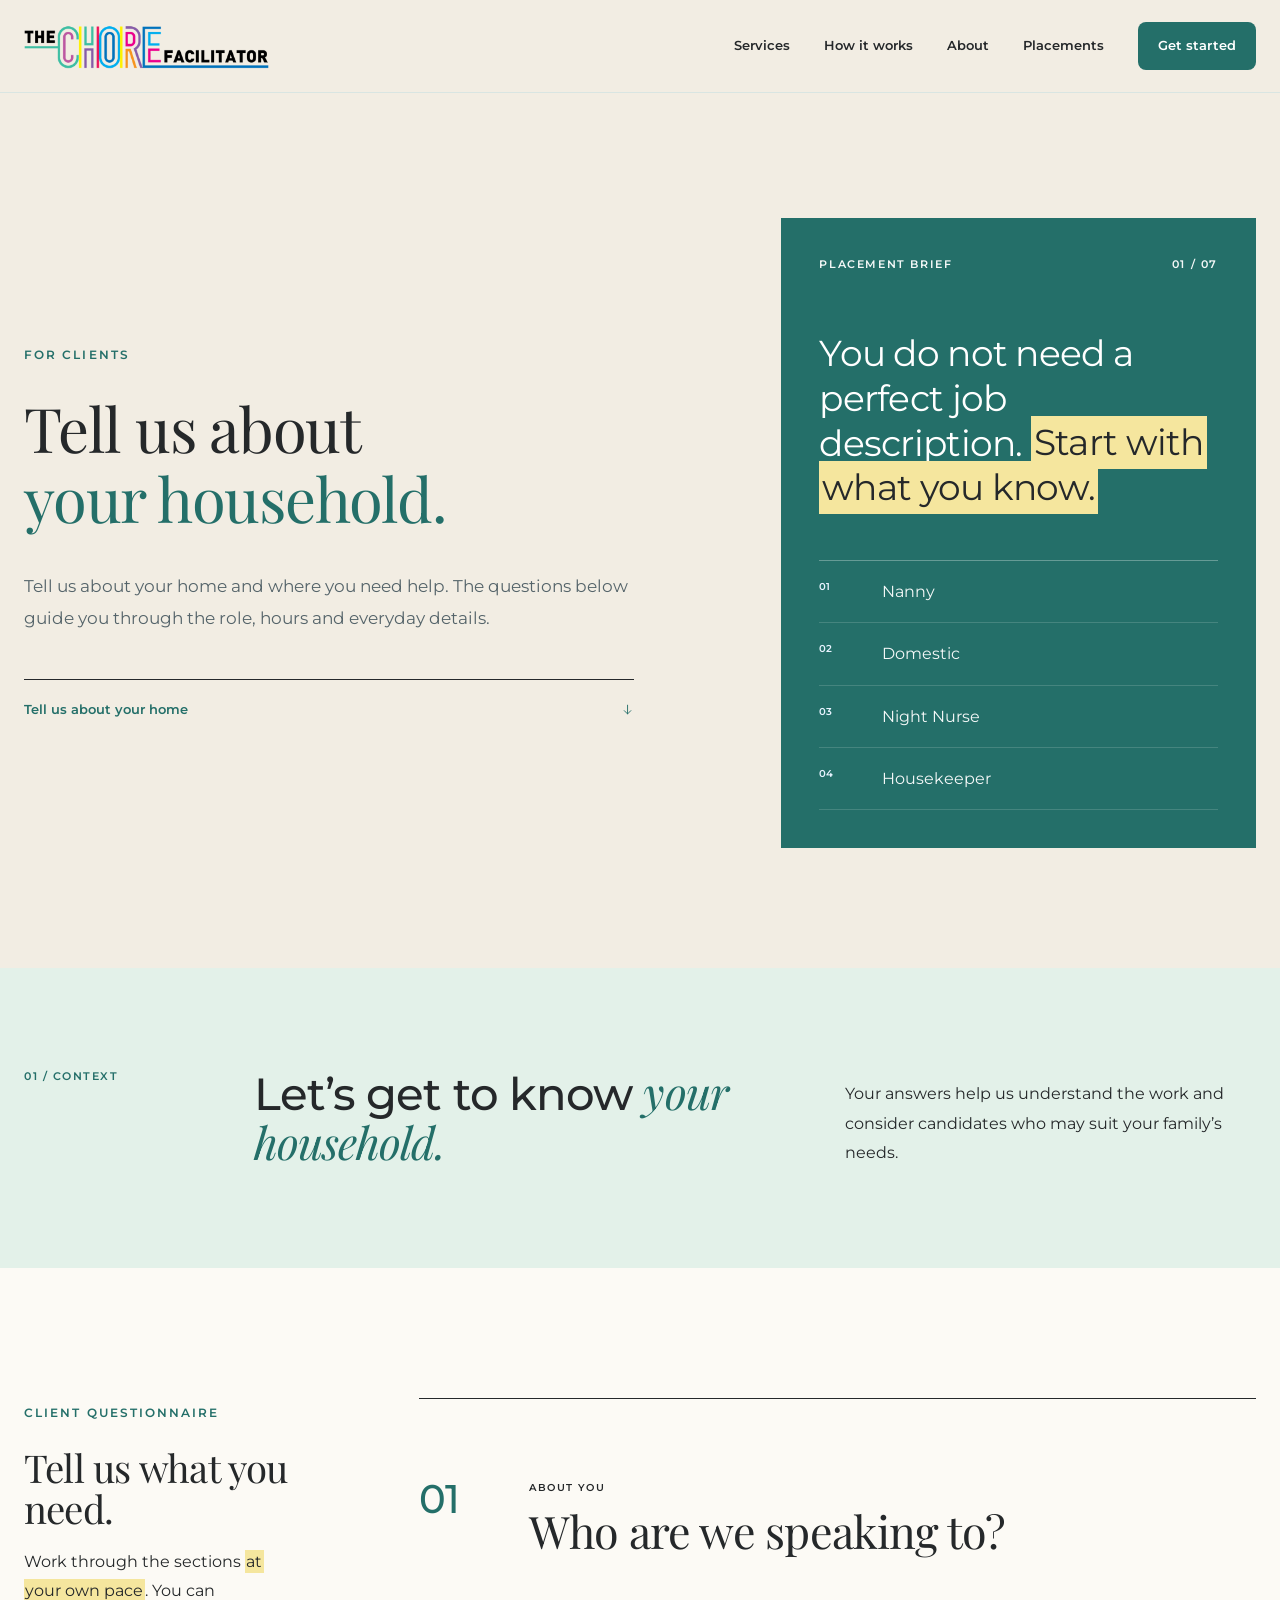
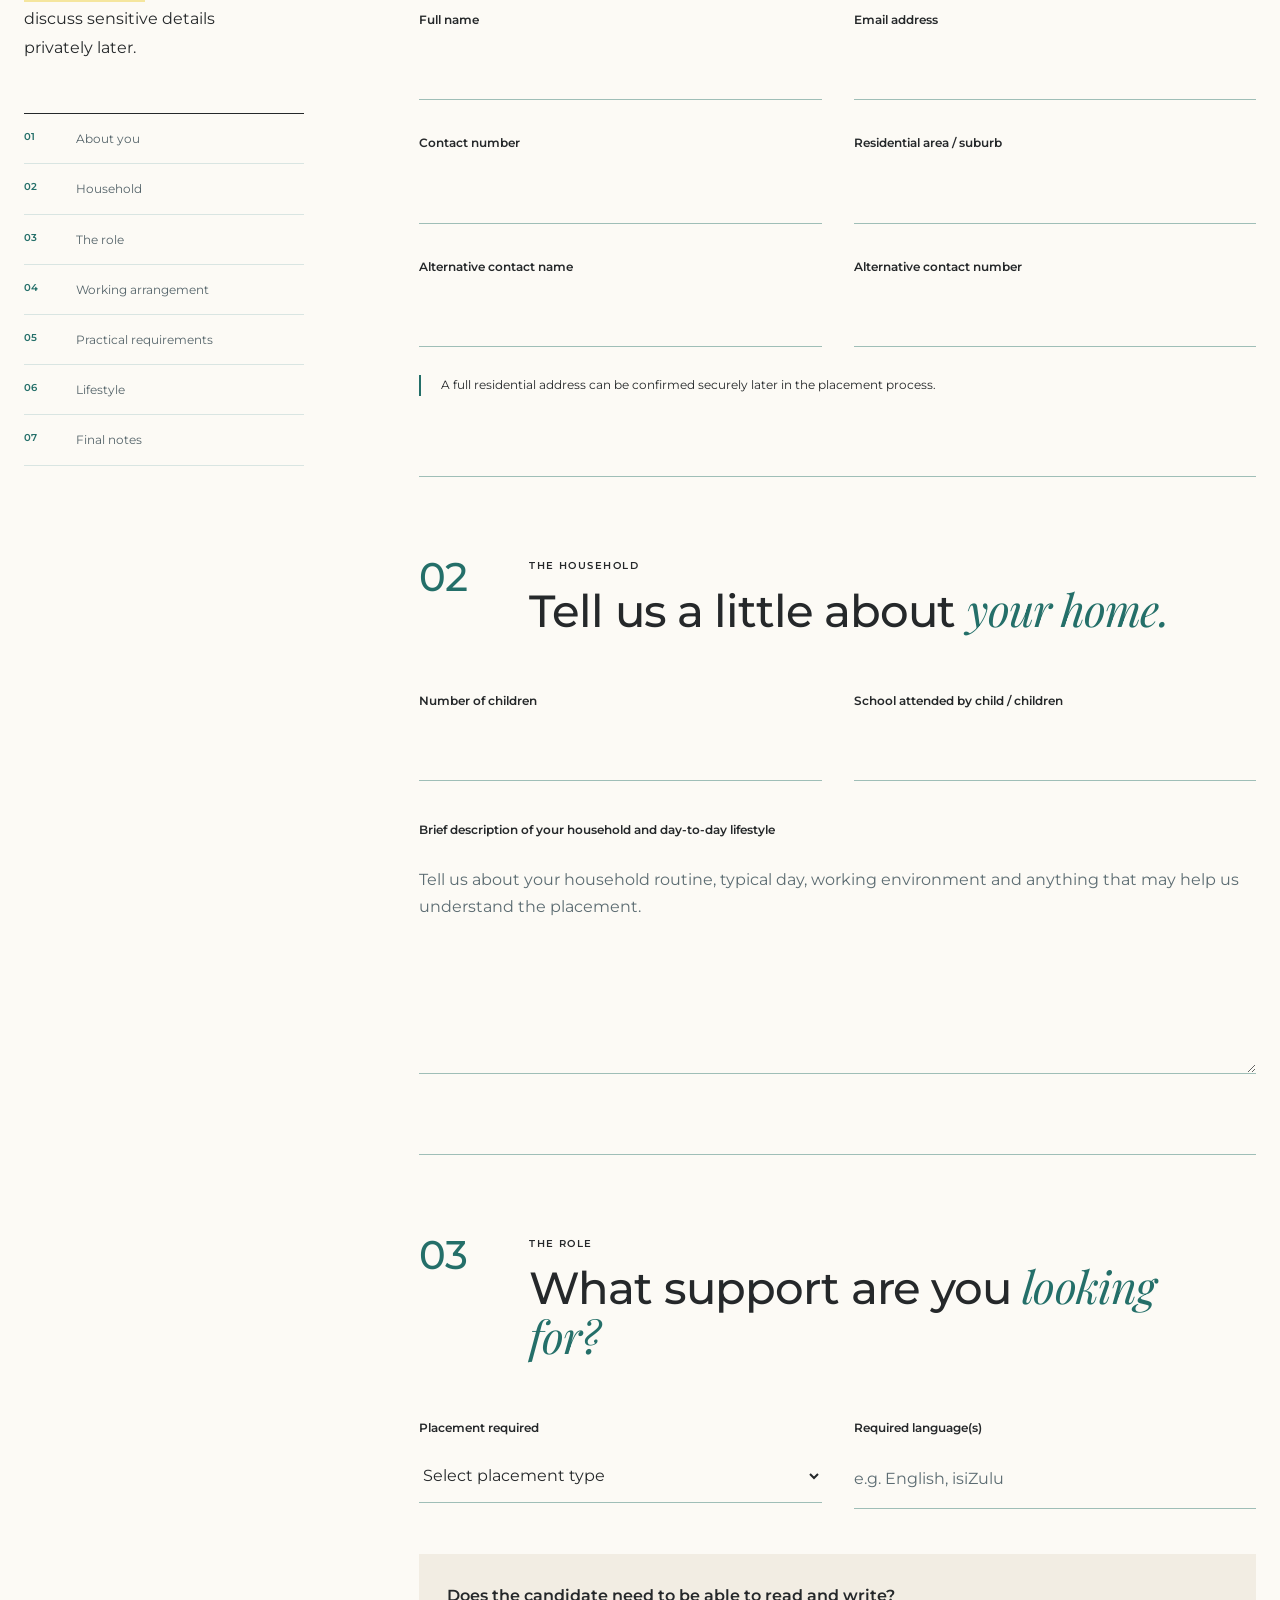
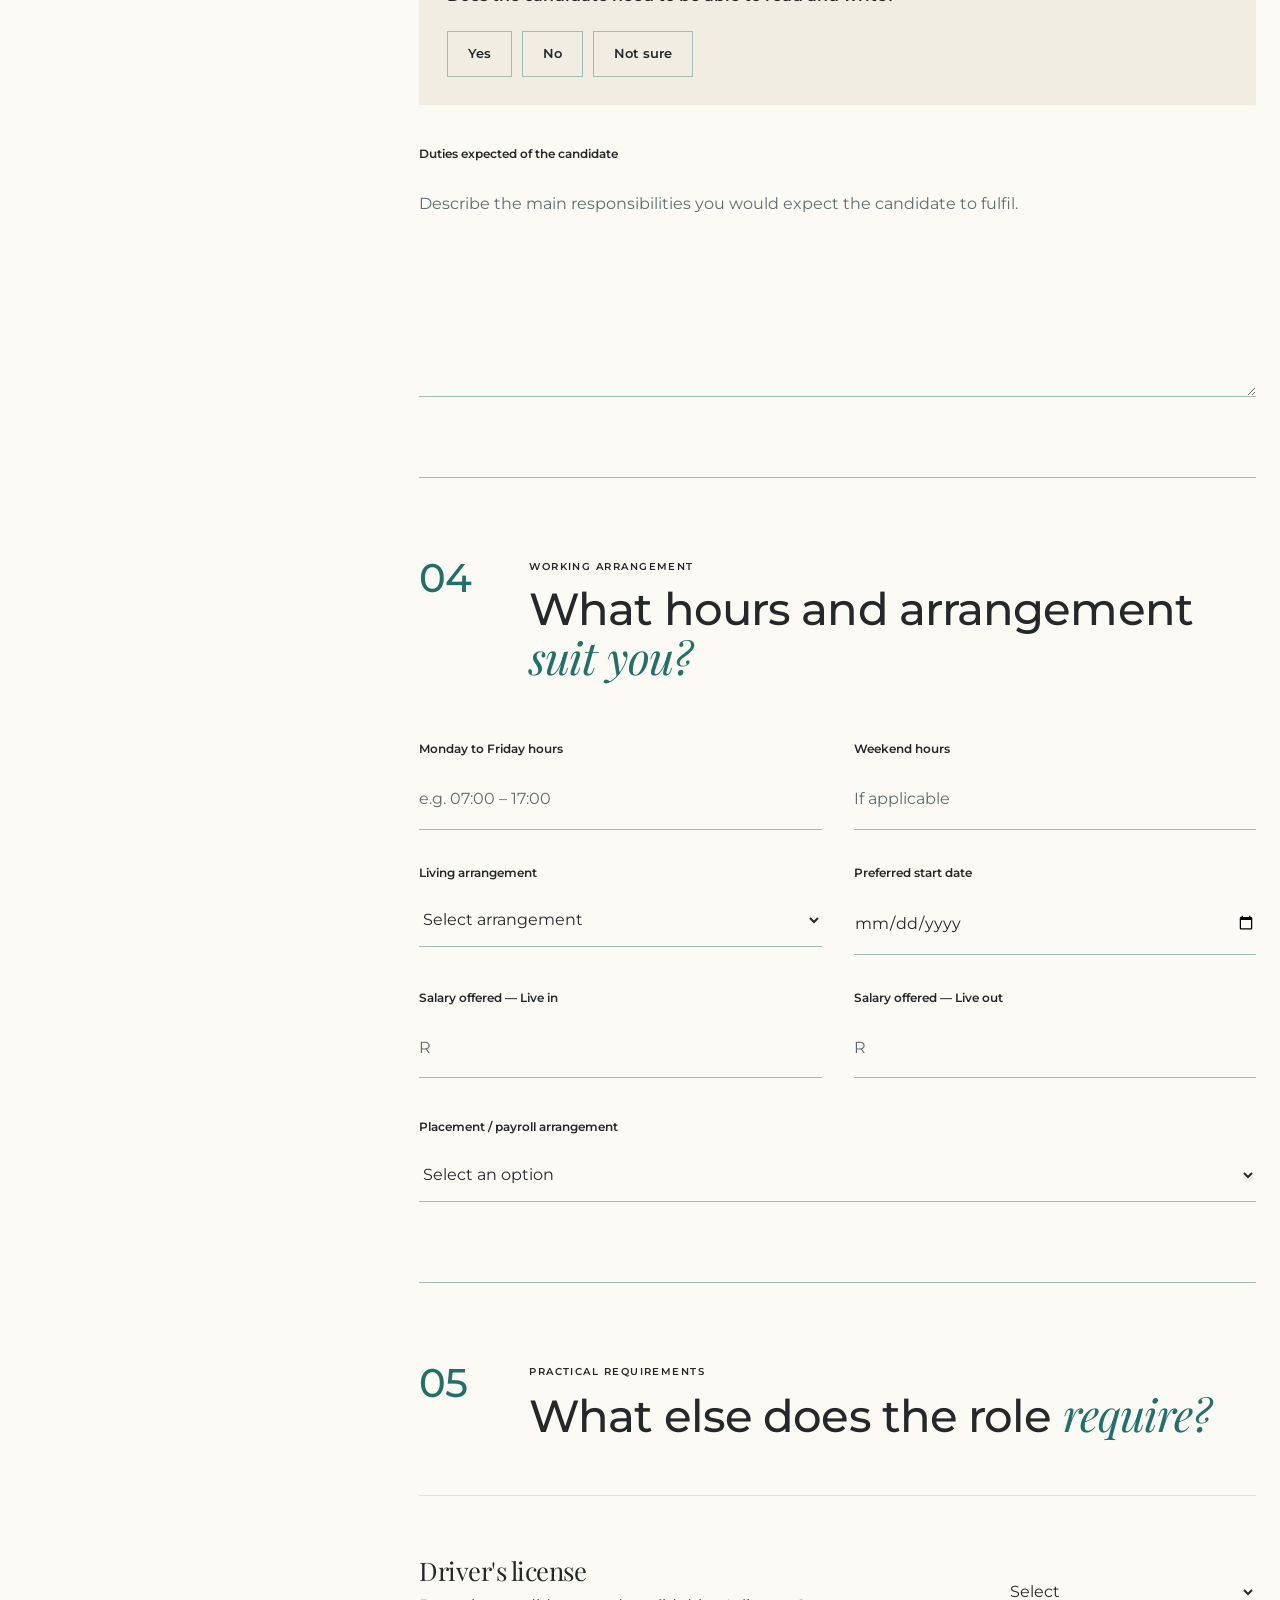
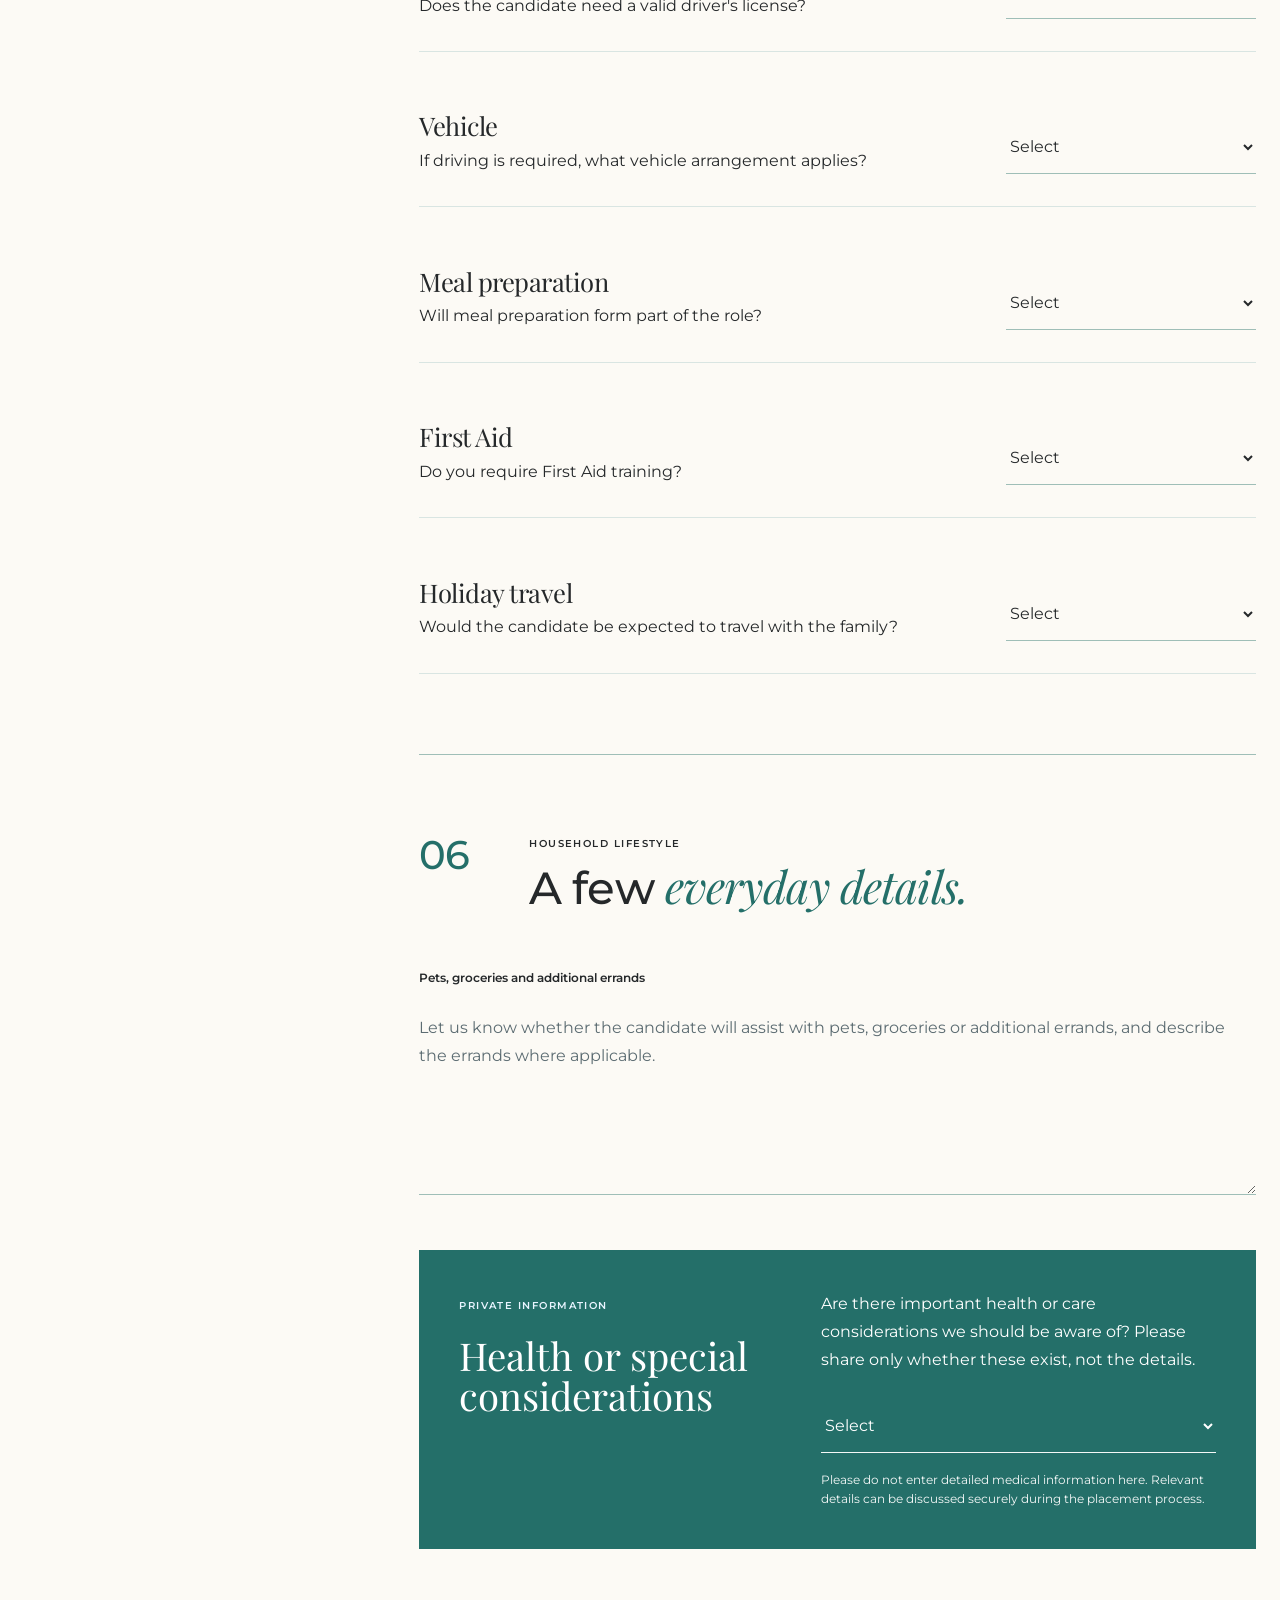
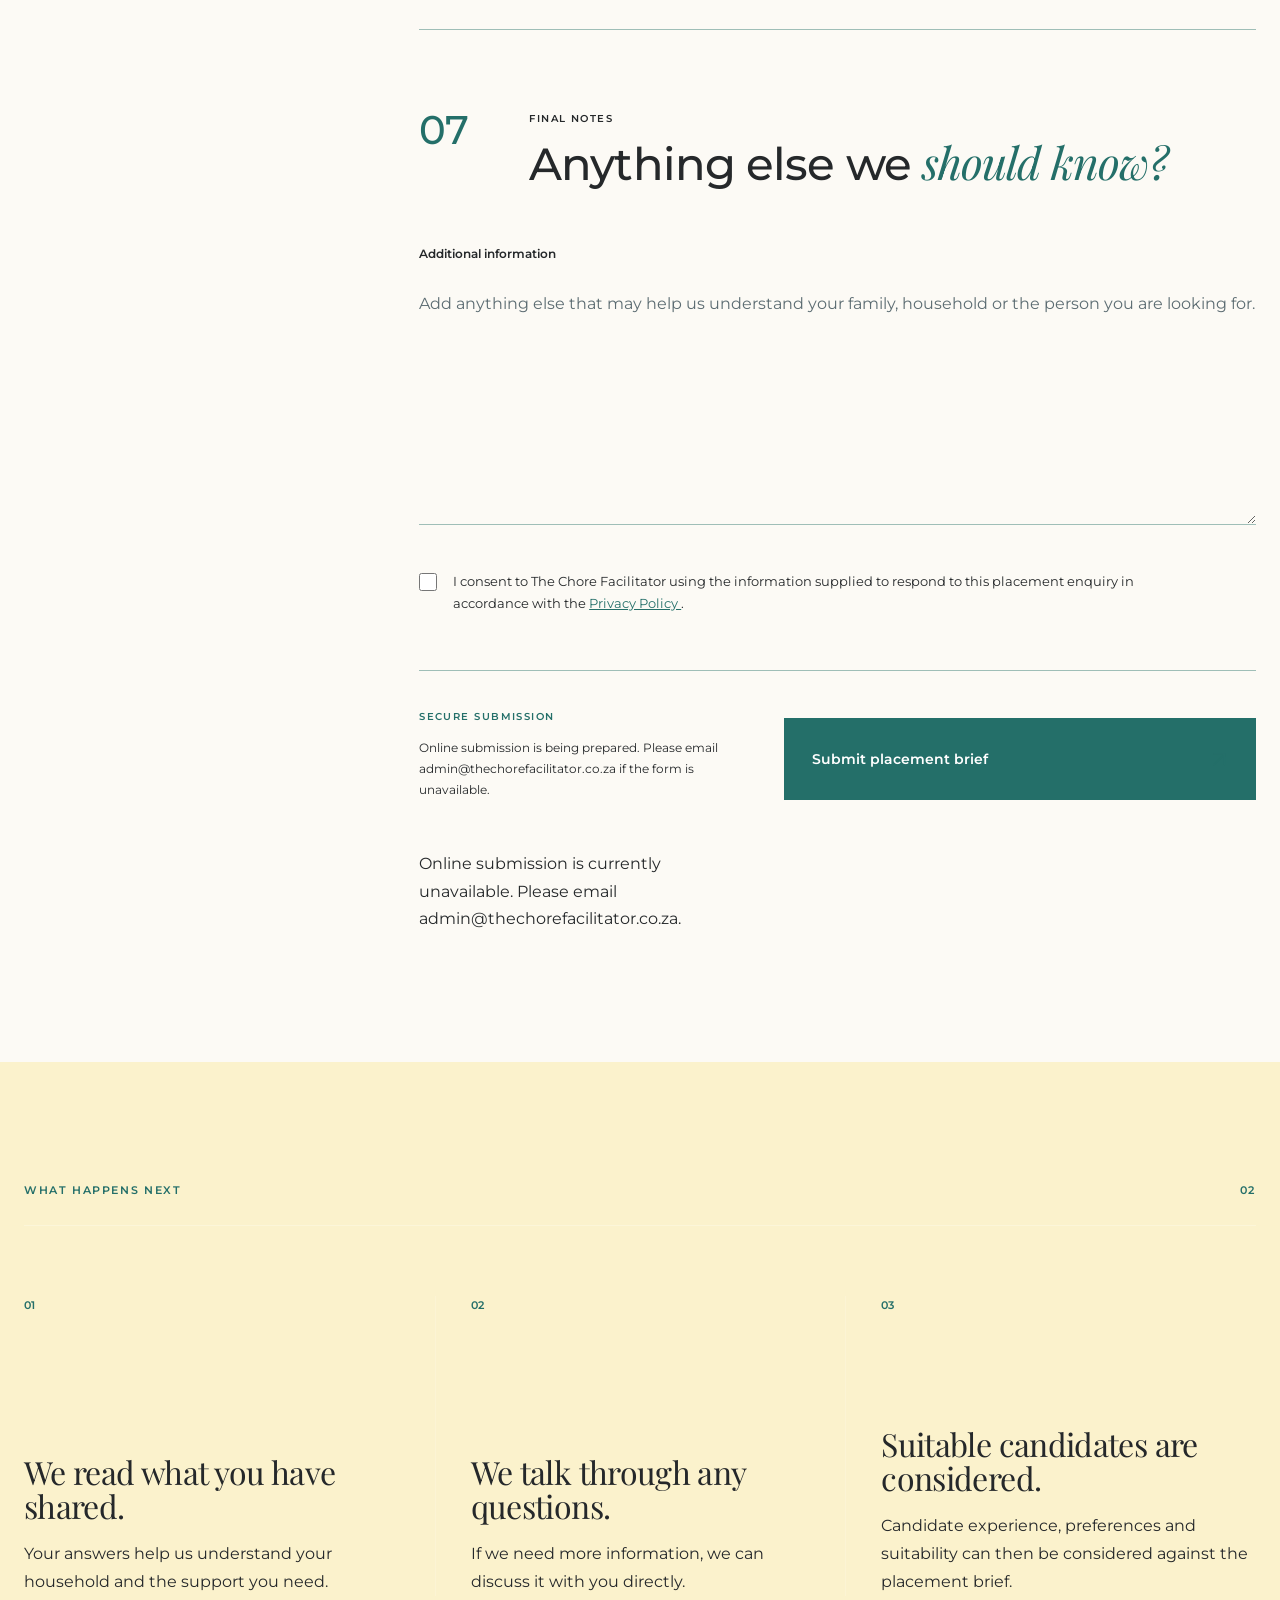
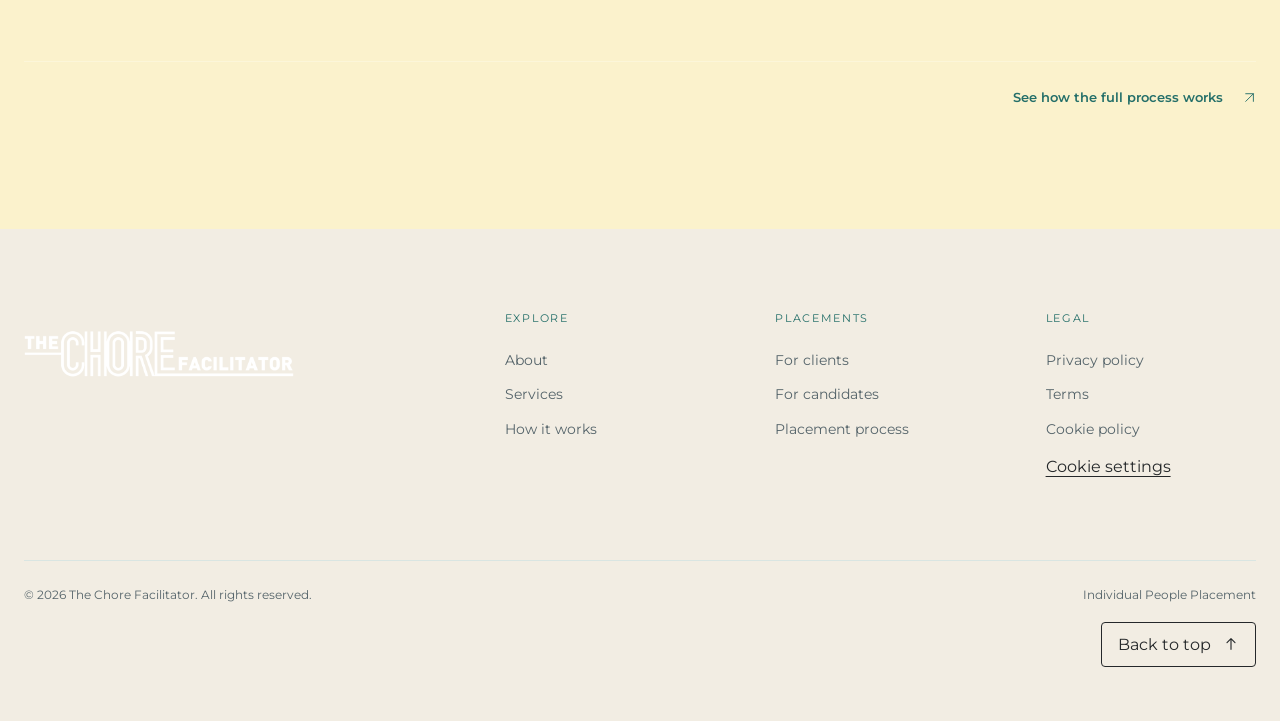
<file: for-clients.html>
<!DOCTYPE html>
<html lang="en-ZA">

<head>

    <meta charset="UTF-8">

    <meta
        name="viewport"
        content="width=device-width, initial-scale=1.0"
    >

    <meta
        name="description"
        content="Start a placement request with The Chore Facilitator for a nanny, domestic, night nurse or housekeeper."
    >

    <meta
        name="theme-color"
        content="#ffffff"
    >

    <title>
        For Clients | The Chore Facilitator
    </title>


    <!-- GLOBAL WEBSITE CSS -->
    <link
        rel="stylesheet"
        href="style.css"
    >


    <!-- FOR CLIENTS PAGE CSS -->
    <link
        rel="stylesheet"
        href="for-clients.css"
    >


    <link rel="icon" type="image/png" sizes="32x32" href="images/favicon-32.png">
    <link rel="apple-touch-icon" sizes="180x180" href="images/apple-touch-icon.png">
    <link rel="canonical" href="https://thechorefacilitator.co.za/for-clients.html">
    <meta property="og:type" content="website">
    <meta property="og:site_name" content="The Chore Facilitator">
    <meta property="og:locale" content="en_ZA">
    <meta property="og:title" content="For Clients | The Chore Facilitator">
    <meta property="og:description" content="Start a placement request with The Chore Facilitator for a nanny, domestic, night nurse or housekeeper.">
    <meta property="og:url" content="https://thechorefacilitator.co.za/for-clients.html">
    <meta property="og:image" content="https://thechorefacilitator.co.za/images/social-share.png">
    <meta property="og:image:alt" content="The Chore Facilitator logo">
    <meta property="og:image:width" content="1200">
    <meta property="og:image:height" content="630">
    <meta name="twitter:card" content="summary_large_image">
    <link rel="stylesheet" href="site-essentials.css">
</head>


<body class="for-clients-page">


    <!-- =========================================================
         ACCESSIBILITY
    ========================================================== -->

    <a
        href="#main-content"
        class="skip-link"
    >
        Skip to main content
    </a>



    <!-- =========================================================
         HEADER
    ========================================================== -->

    <header class="site-header">

        <div class="container nav-wrap">


            <a
                href="index.html"
                class="brand"
                aria-label="The Chore Facilitator home"
            >

                <img
                    src="images/chore-logo.png"
                    alt="The Chore Facilitator"
                 width="800" height="200" decoding="async">

            </a>



            <button type="button"
                class="menu-toggle"
                id="menuToggle"
                aria-label="Open navigation"
                aria-expanded="false"
                aria-controls="mainNav"
            >

                <span></span>
                <span></span>

            </button>



            <nav
                class="main-nav"
                id="mainNav"
                aria-label="Main navigation"
            >

                <a href="services.html">
                    Services
                </a>

                <a href="how-it-works.html">
                    How it works
                </a>

                <a href="about.html">
                    About
                </a>

                <a href="placements.html">
                    Placements
                </a>

                <a
                    href="contact.html"
                    class="nav-cta"
                >
                    Get started
                </a>

            </nav>


        </div>

    </header>



    <!-- =========================================================
         MAIN
    ========================================================== -->

    <main id="main-content" tabindex="-1">



        <!-- =====================================================
             HERO
        ====================================================== -->

        <section class="client-hero">

            <div class="container client-hero-grid">


                <div class="client-hero-main">

                    <span class="section-label">
                        FOR CLIENTS
                    </span>


                    <h1>

                        Tell us about

                        <span>
                            your household.
                        </span>

                    </h1>


                    <p>Tell us about your home and where you need help. The questions below guide you through the role, hours and everyday details.</p>


                    <a
                        href="#placement-brief"
                        class="client-hero-link"
                    >

                        Tell us about your home

                        <span><svg class="site-arrow" xmlns="http://www.w3.org/2000/svg" viewBox="0 0 24 24" width="16" height="16" fill="none" stroke="currentColor" stroke-width="1.7" stroke-linecap="round" stroke-linejoin="round" aria-hidden="true" focusable="false"><path d="M12 4v16M6 14l6 6 6-6"/></svg></span>

                    </a>

                </div>



                <!-- =============================================
                     HERO SIDE
                ============================================== -->

                <aside class="client-hero-panel">


                    <div class="client-hero-panel-top">

                        <span>
                            PLACEMENT BRIEF
                        </span>

                        <span>
                            01 / 07
                        </span>

                    </div>



                    <div class="client-hero-panel-content">

                        <p class="client-panel-title">You do not need a perfect job description. <mark class="text-highlight">Start with what you know.</mark></p>



                        <div class="client-panel-services">


                            <div>

                                <span>01</span>

                                <p>
                                    Nanny
                                </p>

                            </div>


                            <div>

                                <span>02</span>

                                <p>
                                    Domestic
                                </p>

                            </div>


                            <div>

                                <span>03</span>

                                <p>
                                    Night Nurse
                                </p>

                            </div>


                            <div>

                                <span>04</span>

                                <p>
                                    Housekeeper
                                </p>

                            </div>


                        </div>


                    </div>


                </aside>


            </div>

        </section>



        <!-- =====================================================
             INTRO
        ====================================================== -->

        <section class="client-intro surface-mint">

            <div class="container client-intro-grid">


                <span class="client-intro-index">
                    01 / CONTEXT
                </span>


                <div>

                    <h2 class="editorial-heading">Let’s get to know <em class="heading-accent">your household.</em></h2>

                </div>


                <div>

                    <p>Your answers help us understand the work and consider candidates who may suit your family’s needs.</p>

                </div>


            </div>

        </section>



        <!-- =====================================================
             FORM
        ====================================================== -->

        <section
            class="client-form-section surface-paper"
            id="placement-brief"
        >

            <div class="container client-form-layout">



                <!-- =============================================
                     LEFT RAIL
                ============================================== -->

                <aside class="client-form-rail">

                    <span class="section-label">
                        CLIENT QUESTIONNAIRE
                    </span>


                    <h3>Tell us what you need.</h3>


                    <p>Work through the sections <mark class="text-highlight">at your own pace</mark>. You can discuss sensitive details privately later.</p>



                    <nav
                        class="client-form-nav"
                        aria-label="Placement questionnaire sections"
                    >

                        <a href="#client-section-01">
                            <span>01</span>
                            About you
                        </a>

                        <a href="#client-section-02">
                            <span>02</span>
                            Household
                        </a>

                        <a href="#client-section-03">
                            <span>03</span>
                            The role
                        </a>

                        <a href="#client-section-04">
                            <span>04</span>
                            Working arrangement
                        </a>

                        <a href="#client-section-05">
                            <span>05</span>
                            Practical requirements
                        </a>

                        <a href="#client-section-06">
                            <span>06</span>
                            Lifestyle
                        </a>

                        <a href="#client-section-07">
                            <span>07</span>
                            Final notes
                        </a>

                    </nav>


                </aside>



                <!-- =============================================
                     QUESTIONNAIRE
                ============================================== -->

                <form
                    class="client-questionnaire"
                    action="forms.php" data-enquiry-form="client"
                    method="post"
                >



                    <!-- =========================================
                         01 — ABOUT YOU
                    ========================================== -->

                    <fieldset
                        class="client-form-block"
                        id="client-section-01"
                    >


                        <div class="client-form-heading">

                            <span class="client-form-number">
                                01
                            </span>


                            <div>

                                <p>
                                    ABOUT YOU
                                </p>

                                <h2>
                                    Who are we speaking to?
                                </h2>

                            </div>

                        </div>



                        <div class="client-field-grid">


                            <div class="client-field">

                                <label for="client-name">
                                    Full name
                                </label>

                                <input
                                    type="text"
                                    id="client-name"
                                    name="full_name"
                                    autocomplete="name"
                                    required
                                >

                            </div>



                            <div class="client-field">

                                <label for="client-email">
                                    Email address
                                </label>

                                <input
                                    type="email"
                                    id="client-email"
                                    name="email"
                                    autocomplete="email"
                                    required
                                >

                            </div>



                            <div class="client-field">

                                <label for="client-phone">
                                    Contact number
                                </label>

                                <input
                                    type="tel"
                                    id="client-phone"
                                    name="contact_number"
                                    autocomplete="tel"
                                    required
                                >

                            </div>



                            <div class="client-field">

                                <label for="client-area">
                                    Residential area / suburb
                                </label>

                                <input
                                    type="text"
                                    id="client-area"
                                    name="residential_area"
                                    autocomplete="address-level2"
                                    required
                                >

                            </div>



                            <div class="client-field">

                                <label for="alternative-contact-name">
                                    Alternative contact name
                                </label>

                                <input
                                    type="text"
                                    id="alternative-contact-name"
                                    name="alternative_contact_name"
                                >

                            </div>



                            <div class="client-field">

                                <label for="alternative-contact-number">
                                    Alternative contact number
                                </label>

                                <input
                                    type="tel"
                                    id="alternative-contact-number"
                                    name="alternative_contact_number"
                                >

                            </div>


                        </div>


                        <p class="client-security-note">

                            A full residential address can be confirmed
                            securely later in the placement process.

                        </p>


                    </fieldset>



                    <!-- =========================================
                         02 — HOUSEHOLD
                    ========================================== -->

                    <fieldset
                        class="client-form-block"
                        id="client-section-02"
                    >


                        <div class="client-form-heading">

                            <span class="client-form-number">
                                02
                            </span>


                            <div>

                                <p>
                                    THE HOUSEHOLD
                                </p>

                                <h2 class="editorial-heading">Tell us a little about <em class="heading-accent">your home.</em></h2>

                            </div>

                        </div>



                        <div class="client-field-grid">


                            <div class="client-field">

                                <label for="number-of-children">
                                    Number of children
                                </label>

                                <input
                                    type="number"
                                    id="number-of-children"
                                    name="number_of_children"
                                    min="0"
                                    inputmode="numeric"
                                >

                            </div>



                            <div class="client-field">

                                <label for="school">
                                    School attended by child / children
                                </label>

                                <input
                                    type="text"
                                    id="school"
                                    name="school"
                                >

                            </div>


                        </div>



                        <div class="client-field client-field-full">

                            <label for="household-lifestyle">
                                Brief description of your household and day-to-day lifestyle
                            </label>

                            <textarea
                                id="household-lifestyle"
                                name="household_lifestyle"
                                rows="7"
                                placeholder="Tell us about your household routine, typical day, working environment and anything that may help us understand the placement."
                            ></textarea>

                        </div>


                    </fieldset>



                    <!-- =========================================
                         03 — ROLE
                    ========================================== -->

                    <fieldset
                        class="client-form-block"
                        id="client-section-03"
                    >


                        <div class="client-form-heading">

                            <span class="client-form-number">
                                03
                            </span>


                            <div>

                                <p>
                                    THE ROLE
                                </p>

                                <h2 class="editorial-heading">What support are you <em class="heading-accent">looking for?</em></h2>

                            </div>

                        </div>



                        <div class="client-field-grid">


                            <div class="client-field">

                                <label for="service-required">
                                    Placement required
                                </label>

                                <select
                                    id="service-required"
                                    name="service_required"
                                    required
                                >

                                    <option
                                        value=""
                                        selected
                                        disabled
                                    >
                                        Select placement type
                                    </option>

                                    <option value="nanny">
                                        Nanny
                                    </option>

                                    <option value="domestic">
                                        Domestic
                                    </option>

                                    <option value="night-nurse">
                                        Night Nurse
                                    </option>

                                    <option value="housekeeper">
                                        Housekeeper
                                    </option>

                                    <option value="not-sure">
                                        Not sure yet
                                    </option>

                                </select>

                            </div>



                            <div class="client-field">

                                <label for="language-requirements">
                                    Required language(s)
                                </label>

                                <input
                                    type="text"
                                    id="language-requirements"
                                    name="language_requirements"
                                    placeholder="e.g. English, isiZulu"
                                >

                            </div>


                        </div>



                        <div class="client-choice-block">

                            <p class="client-choice-title">

                                Does the candidate need to be able
                                to read and write?

                            </p>


                            <div class="client-choice-row">


                                <label>

                                    <input
                                        type="radio"
                                        name="literacy_required"
                                        value="yes"
                                    >

                                    <span>
                                        Yes
                                    </span>

                                </label>


                                <label>

                                    <input
                                        type="radio"
                                        name="literacy_required"
                                        value="no"
                                    >

                                    <span>
                                        No
                                    </span>

                                </label>


                                <label>

                                    <input
                                        type="radio"
                                        name="literacy_required"
                                        value="not-sure"
                                    >

                                    <span>
                                        Not sure
                                    </span>

                                </label>


                            </div>

                        </div>



                        <div class="client-field client-field-full">

                            <label for="candidate-duties">
                                Duties expected of the candidate
                            </label>

                            <textarea
                                id="candidate-duties"
                                name="candidate_duties"
                                rows="7"
                                placeholder="Describe the main responsibilities you would expect the candidate to fulfil."
                                required
                            ></textarea>

                        </div>


                    </fieldset>



                    <!-- =========================================
                         04 — WORKING ARRANGEMENT
                    ========================================== -->

                    <fieldset
                        class="client-form-block"
                        id="client-section-04"
                    >


                        <div class="client-form-heading">

                            <span class="client-form-number">
                                04
                            </span>


                            <div>

                                <p>
                                    WORKING ARRANGEMENT
                                </p>

                                <h2 class="editorial-heading">What hours and arrangement <em class="heading-accent">suit you?</em></h2>

                            </div>

                        </div>



                        <div class="client-field-grid">


                            <div class="client-field">

                                <label for="weekday-hours">
                                    Monday to Friday hours
                                </label>

                                <input
                                    type="text"
                                    id="weekday-hours"
                                    name="weekday_hours"
                                    placeholder="e.g. 07:00 – 17:00"
                                >

                            </div>



                            <div class="client-field">

                                <label for="weekend-hours">
                                    Weekend hours
                                </label>

                                <input
                                    type="text"
                                    id="weekend-hours"
                                    name="weekend_hours"
                                    placeholder="If applicable"
                                >

                            </div>



                            <div class="client-field">

                                <label for="living-arrangement">
                                    Living arrangement
                                </label>

                                <select
                                    id="living-arrangement"
                                    name="living_arrangement"
                                >

                                    <option
                                        value=""
                                        selected
                                        disabled
                                    >
                                        Select arrangement
                                    </option>

                                    <option value="live-in">
                                        Live in
                                    </option>

                                    <option value="live-out">
                                        Live out
                                    </option>

                                    <option value="either">
                                        Either
                                    </option>

                                    <option value="not-sure">
                                        Not sure yet
                                    </option>

                                </select>

                            </div>



                            <div class="client-field">

                                <label for="start-date">
                                    Preferred start date
                                </label>

                                <input
                                    type="date"
                                    id="start-date"
                                    name="preferred_start_date"
                                >

                            </div>



                            <div class="client-field">

                                <label for="salary-live-in">
                                    Salary offered — Live in
                                </label>

                                <input
                                    type="text"
                                    id="salary-live-in"
                                    name="salary_live_in"
                                    inputmode="decimal"
                                    placeholder="R"
                                >

                            </div>



                            <div class="client-field">

                                <label for="salary-live-out">
                                    Salary offered — Live out
                                </label>

                                <input
                                    type="text"
                                    id="salary-live-out"
                                    name="salary_live_out"
                                    inputmode="decimal"
                                    placeholder="R"
                                >

                            </div>


                        </div>



                        <div class="client-field client-field-full">

                            <label for="payroll-arrangement">
                                Placement / payroll arrangement
                            </label>

                            <select
                                id="payroll-arrangement"
                                name="payroll_arrangement"
                            >

                                <option
                                    value=""
                                    selected
                                    disabled
                                >
                                    Select an option
                                </option>

                                <option value="standard-placement">
                                    Standard placement
                                </option>

                                <option value="payroll-interest">
                                    Interested in payroll arrangement
                                </option>

                                <option value="not-sure">
                                    Not sure yet
                                </option>

                            </select>

                        </div>


                    </fieldset>



                    <!-- =========================================
                         05 — PRACTICAL REQUIREMENTS
                    ========================================== -->

                    <fieldset
                        class="client-form-block"
                        id="client-section-05"
                    >


                        <div class="client-form-heading">

                            <span class="client-form-number">
                                05
                            </span>


                            <div>

                                <p>
                                    PRACTICAL REQUIREMENTS
                                </p>

                                <h2 class="editorial-heading">What else does the role <em class="heading-accent">require?</em></h2>

                            </div>

                        </div>



                        <!-- DRIVER -->

                        <div class="client-requirement-row">

                            <div>

                                <span class="client-question-index" data-card-spacer aria-hidden="true"></span>

                                <h3>
                                    Driver's license
                                </h3>

                                <p>
                                    Does the candidate need a valid driver's license?
                                </p>

                            </div>


                            <div>

                                <select
                                    name="drivers_license"
                                    aria-label="Driver's license requirement"
                                >

                                    <option value="">
                                        Select
                                    </option>

                                    <option value="required">
                                        Required
                                    </option>

                                    <option value="not-required">
                                        Not required
                                    </option>

                                    <option value="preferred">
                                        Preferred
                                    </option>

                                </select>

                            </div>

                        </div>



                        <!-- VEHICLE -->

                        <div class="client-requirement-row">

                            <div>

                                <span class="client-question-index" data-card-spacer aria-hidden="true"></span>

                                <h3>
                                    Vehicle
                                </h3>

                                <p>
                                    If driving is required, what vehicle arrangement applies?
                                </p>

                            </div>


                            <div>

                                <select
                                    name="vehicle_arrangement"
                                    aria-label="Vehicle arrangement"
                                >

                                    <option value="">
                                        Select
                                    </option>

                                    <option value="own-vehicle">
                                        Candidate needs own vehicle
                                    </option>

                                    <option value="vehicle-supplied">
                                        Vehicle supplied
                                    </option>

                                    <option value="not-applicable">
                                        Not applicable
                                    </option>

                                </select>

                            </div>

                        </div>



                        <!-- MEALS -->

                        <div class="client-requirement-row">

                            <div>

                                <span class="client-question-index" data-card-spacer aria-hidden="true"></span>

                                <h3>
                                    Meal preparation
                                </h3>

                                <p>
                                    Will meal preparation form part of the role?
                                </p>

                            </div>


                            <div>

                                <select
                                    name="meal_preparation"
                                    aria-label="Meal preparation requirement"
                                >

                                    <option value="">
                                        Select
                                    </option>

                                    <option value="yes">
                                        Yes
                                    </option>

                                    <option value="no">
                                        No
                                    </option>

                                    <option value="sometimes">
                                        Sometimes
                                    </option>

                                </select>

                            </div>

                        </div>



                        <!-- FIRST AID -->

                        <div class="client-requirement-row">

                            <div>

                                <span class="client-question-index" data-card-spacer aria-hidden="true"></span>

                                <h3>
                                    First Aid
                                </h3>

                                <p>
                                    Do you require First Aid training?
                                </p>

                            </div>


                            <div>

                                <select
                                    name="first_aid_required"
                                    aria-label="First Aid training requirement"
                                >

                                    <option value="">
                                        Select
                                    </option>

                                    <option value="required">
                                        Required
                                    </option>

                                    <option value="preferred">
                                        Preferred
                                    </option>

                                    <option value="not-required">
                                        Not required
                                    </option>

                                </select>

                            </div>

                        </div>



                        <!-- TRAVEL -->

                        <div class="client-requirement-row">

                            <div>

                                <span class="client-question-index" data-card-spacer aria-hidden="true"></span>

                                <h3>
                                    Holiday travel
                                </h3>

                                <p>
                                    Would the candidate be expected to travel with the family?
                                </p>

                            </div>


                            <div>

                                <select
                                    name="holiday_travel"
                                    aria-label="Holiday travel requirement"
                                >

                                    <option value="">
                                        Select
                                    </option>

                                    <option value="yes">
                                        Yes
                                    </option>

                                    <option value="no">
                                        No
                                    </option>

                                    <option value="occasionally">
                                        Occasionally
                                    </option>

                                </select>

                            </div>

                        </div>


                    </fieldset>



                    <!-- =========================================
                         06 — LIFESTYLE / ADDITIONAL DUTIES
                    ========================================== -->

                    <fieldset
                        class="client-form-block"
                        id="client-section-06"
                    >


                        <div class="client-form-heading">

                            <span class="client-form-number">
                                06
                            </span>


                            <div>

                                <p>
                                    HOUSEHOLD LIFESTYLE
                                </p>

                                <h2 class="editorial-heading">A few <em class="heading-accent">everyday details.</em></h2>

                            </div>

                        </div>



                        <div class="client-field client-field-full">

                            <label for="errands">
                                Pets, groceries and additional errands
                            </label>

                            <textarea
                                id="errands"
                                name="pets_groceries_errands"
                                rows="6"
                                placeholder="Let us know whether the candidate will assist with pets, groceries or additional errands, and describe the errands where applicable."
                            ></textarea>

                        </div>



                        <div class="client-health-panel">


                            <div>

                                <span>
                                    PRIVATE INFORMATION
                                </span>

                                <h3>
                                    Health or special considerations
                                </h3>

                            </div>



                            <div>

                                <p>Are there important health or care considerations we should be aware of? Please share only whether these exist, not the details.</p>


                                <select
                                    name="health_considerations"
                                    aria-label="Health or special considerations"
                                >

                                    <option value="">
                                        Select
                                    </option>

                                    <option value="yes">
                                        Yes
                                    </option>

                                    <option value="no">
                                        No
                                    </option>

                                    <option value="prefer-to-discuss">
                                        Prefer to discuss privately
                                    </option>

                                </select>


                                <small>

                                    Please do not enter detailed medical
                                    information here. Relevant details can
                                    be discussed securely during the
                                    placement process.

                                </small>

                            </div>


                        </div>


                    </fieldset>



                    <!-- =========================================
                         07 — FINAL NOTES
                    ========================================== -->

                    <fieldset
                        class="client-form-block client-form-final"
                        id="client-section-07"
                    >


                        <div class="client-form-heading">

                            <span class="client-form-number">
                                07
                            </span>


                            <div>

                                <p>
                                    FINAL NOTES
                                </p>

                                <h2 class="editorial-heading">Anything else we <em class="heading-accent">should know?</em></h2>

                            </div>

                        </div>



                        <div class="client-field client-field-full">

                            <label for="additional-notes">
                                Additional information
                            </label>

                            <textarea
                                id="additional-notes"
                                name="additional_notes"
                                rows="8"
                                placeholder="Add anything else that may help us understand your family, household or the person you are looking for."
                            ></textarea>

                        </div>



                        <div class="client-consent">

                            <input
                                type="checkbox"
                                id="privacy-consent"
                                name="privacy_consent"
                                required
                            >


                            <label for="privacy-consent">

                                I consent to The Chore Facilitator using
                                the information supplied to respond to
                                this placement enquiry in accordance with
                                the

                                <a href="privacy.html">
                                    Privacy Policy
                                </a>.

                            </label>

                        </div>



                        <div class="client-submit-area">


                            <div>

                                <span>
                                    SECURE SUBMISSION
                                </span>

                                <p>

                                    Online submission is being prepared. Please email <a href="mailto:admin@thechorefacilitator.co.za">admin@thechorefacilitator.co.za</a> if the form is unavailable.

                                </p>

                            </div>


                            <button
                                type="submit"
                                class="client-submit-button"
                                disabled aria-disabled="true"
                            >

                                Submit placement brief

                                <span><svg class="site-arrow" xmlns="http://www.w3.org/2000/svg" viewBox="0 0 24 24" width="16" height="16" fill="none" stroke="currentColor" stroke-width="1.7" stroke-linecap="round" stroke-linejoin="round" aria-hidden="true" focusable="false"><path d="M5 19 19 5M5 5h14v14"/></svg></span>

                            </button>
                            <p class="form-status" role="status" aria-live="polite" tabindex="-1"></p>


                        </div>


                    </fieldset>


                <input type="hidden" name="form_type" value="client"><input type="hidden" name="csrf_token" value=""><div class="form-trap" aria-hidden="true"><label>Leave this empty<input name="website" tabindex="-1" autocomplete="off"></label></div>
</form>


            </div>

        </section>



        <!-- =====================================================
             AFTER
        ====================================================== -->

        <section class="client-after surface-yellow">

            <div class="container">


                <div class="client-after-head">

                    <span>
                        WHAT HAPPENS NEXT
                    </span>

                    <span>
                        02
                    </span>

                </div>



                <div class="client-after-grid">


                    <article>

                        <span>
                            01
                        </span>

                        <h3>We read what you have shared.</h3>

                        <p>Your answers help us understand your household and the support you need.</p>

                    </article>



                    <article>

                        <span>
                            02
                        </span>

                        <h3>We talk through any questions.</h3>

                        <p>If we need more information, we can discuss it with you directly.</p>

                    </article>



                    <article>

                        <span>
                            03
                        </span>

                        <h3>
                            Suitable candidates are considered.
                        </h3>

                        <p>

                            Candidate experience, preferences and
                            suitability can then be considered
                            against the placement brief.

                        </p>

                    </article>


                </div>



                <div class="client-after-footer">

                    <a href="how-it-works.html">

                        See how the full process works

                        <span><svg class="site-arrow" xmlns="http://www.w3.org/2000/svg" viewBox="0 0 24 24" width="16" height="16" fill="none" stroke="currentColor" stroke-width="1.7" stroke-linecap="round" stroke-linejoin="round" aria-hidden="true" focusable="false"><path d="M5 19 19 5M5 5h14v14"/></svg></span>

                    </a>

                </div>


            </div>

        </section>


    </main>



    <!-- =========================================================
         FOOTER
    ========================================================== -->

    <footer class="footer">


        <div class="container footer-grid">


            <div class="footer-brand">

                <a
                    href="index.html"
                    aria-label="The Chore Facilitator home"
                >

                    <img
                        src="images/chore-logo.png"
                        alt="The Chore Facilitator"
                     width="800" height="200" decoding="async">

                </a>

            </div>



            <div>

                <p class="footer-label">
                    Explore
                </p>

                <a href="about.html">
                    About
                </a>

                <a href="services.html">
                    Services
                </a>

                <a href="how-it-works.html">
                    How it works
                </a>

            </div>



            <div>

                <p class="footer-label">
                    Placements
                </p>

                <a href="for-clients.html">
                    For clients
                </a>

                <a href="apply.html">
                    For candidates
                </a>

                <a href="placements.html">
                    Placement process
                </a>

            </div>



            <div>

                <p class="footer-label">
                    Legal
                </p>

                <a href="privacy.html">
                    Privacy policy
                </a>

                <a href="terms.html">
                    Terms
                </a>

                <a href="cookies.html">
                    Cookie policy
                </a>
                <button type="button" class="cookie-settings" data-cookie-settings>Cookie settings</button>

            </div>


        </div>



        <div class="container footer-bottom">

            <p>

                ©
                <span id="year"></span>
                The Chore Facilitator.
                All rights reserved.

            </p>


            <p>
                Individual People Placement
            </p>

        </div>


        <div class="container back-top-row"><a class="back-to-top" href="#main-content" data-back-to-top aria-label="Back to top">Back to top <span aria-hidden="true"><svg class="site-arrow" xmlns="http://www.w3.org/2000/svg" viewBox="0 0 24 24" width="16" height="16" fill="none" stroke="currentColor" stroke-width="1.7" stroke-linecap="round" stroke-linejoin="round" aria-hidden="true" focusable="false"><path d="M12 20V4M6 10l6-6 6 6"/></svg></span></a></div>
    </footer>



    <script src="script.js" defer></script>
    <script src="site-essentials.js" defer></script>
    <script src="consent.js" defer></script>


</body>

</html>
</file>
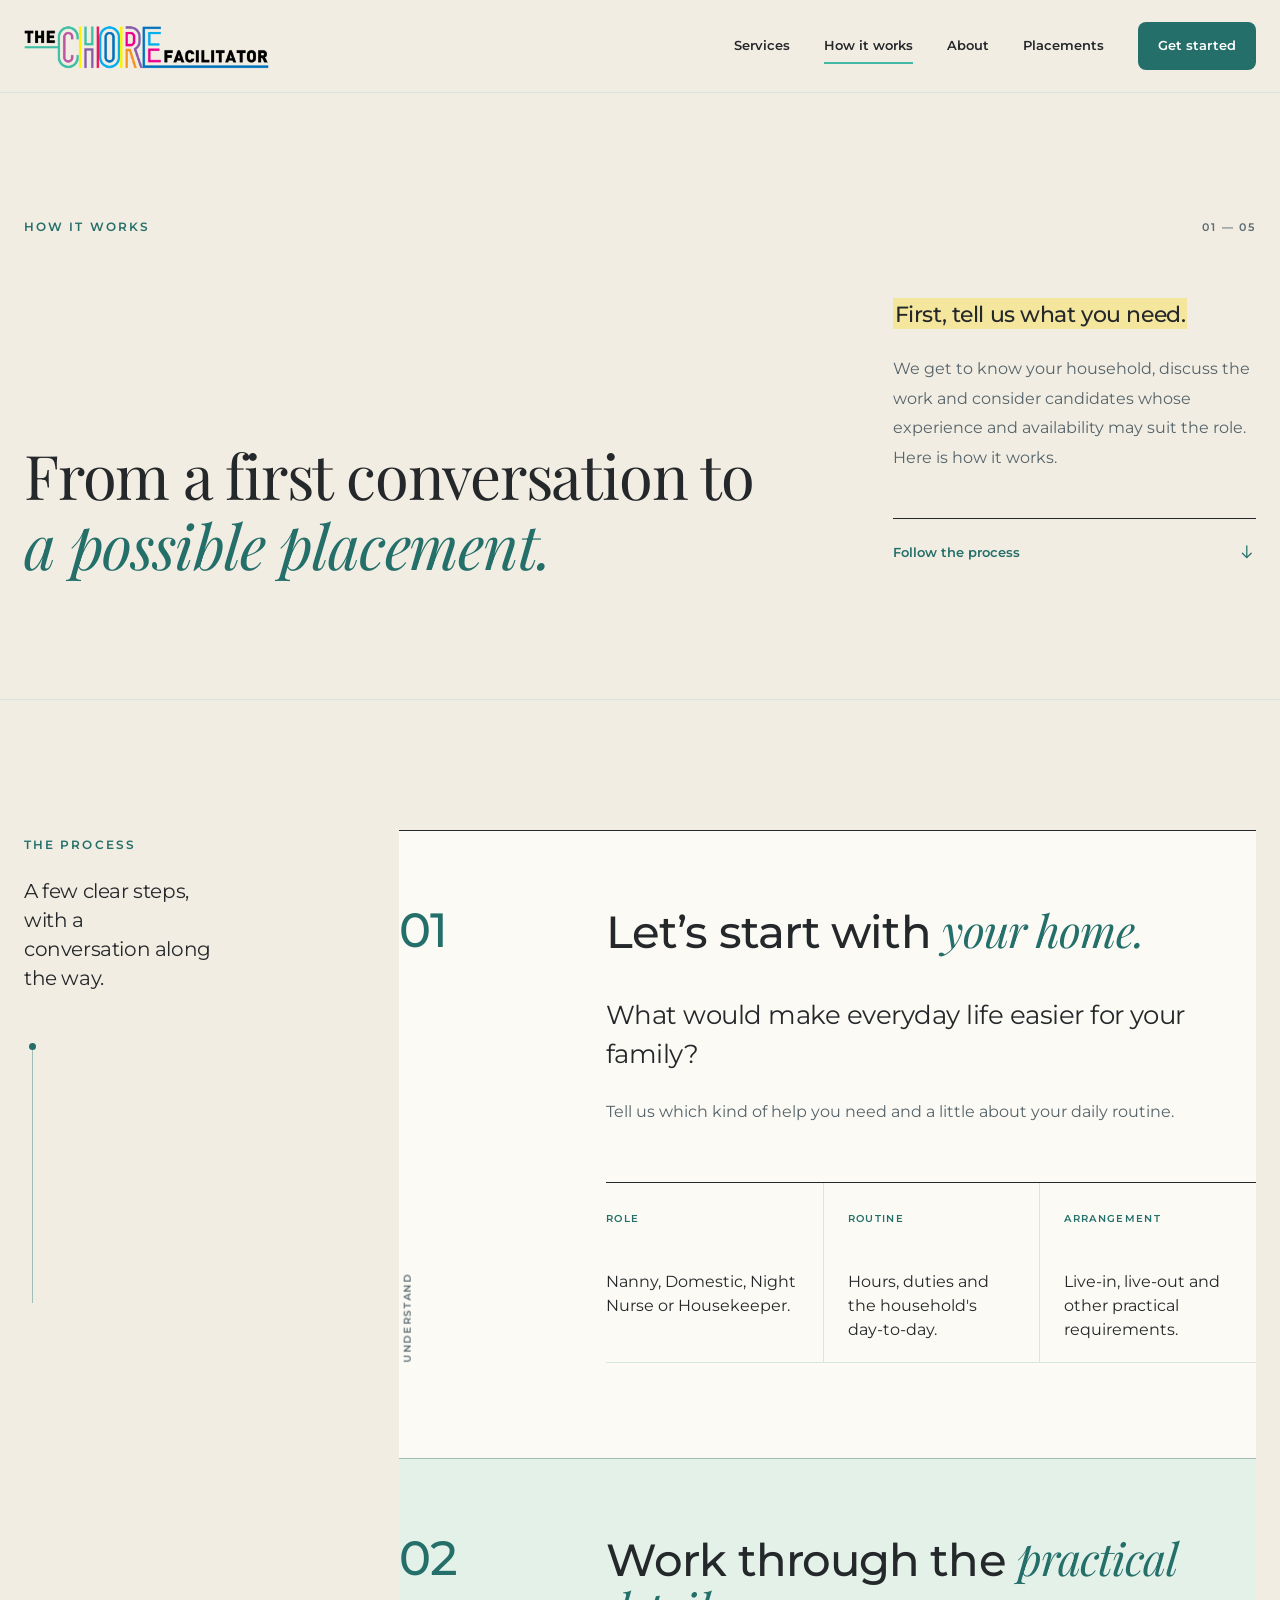
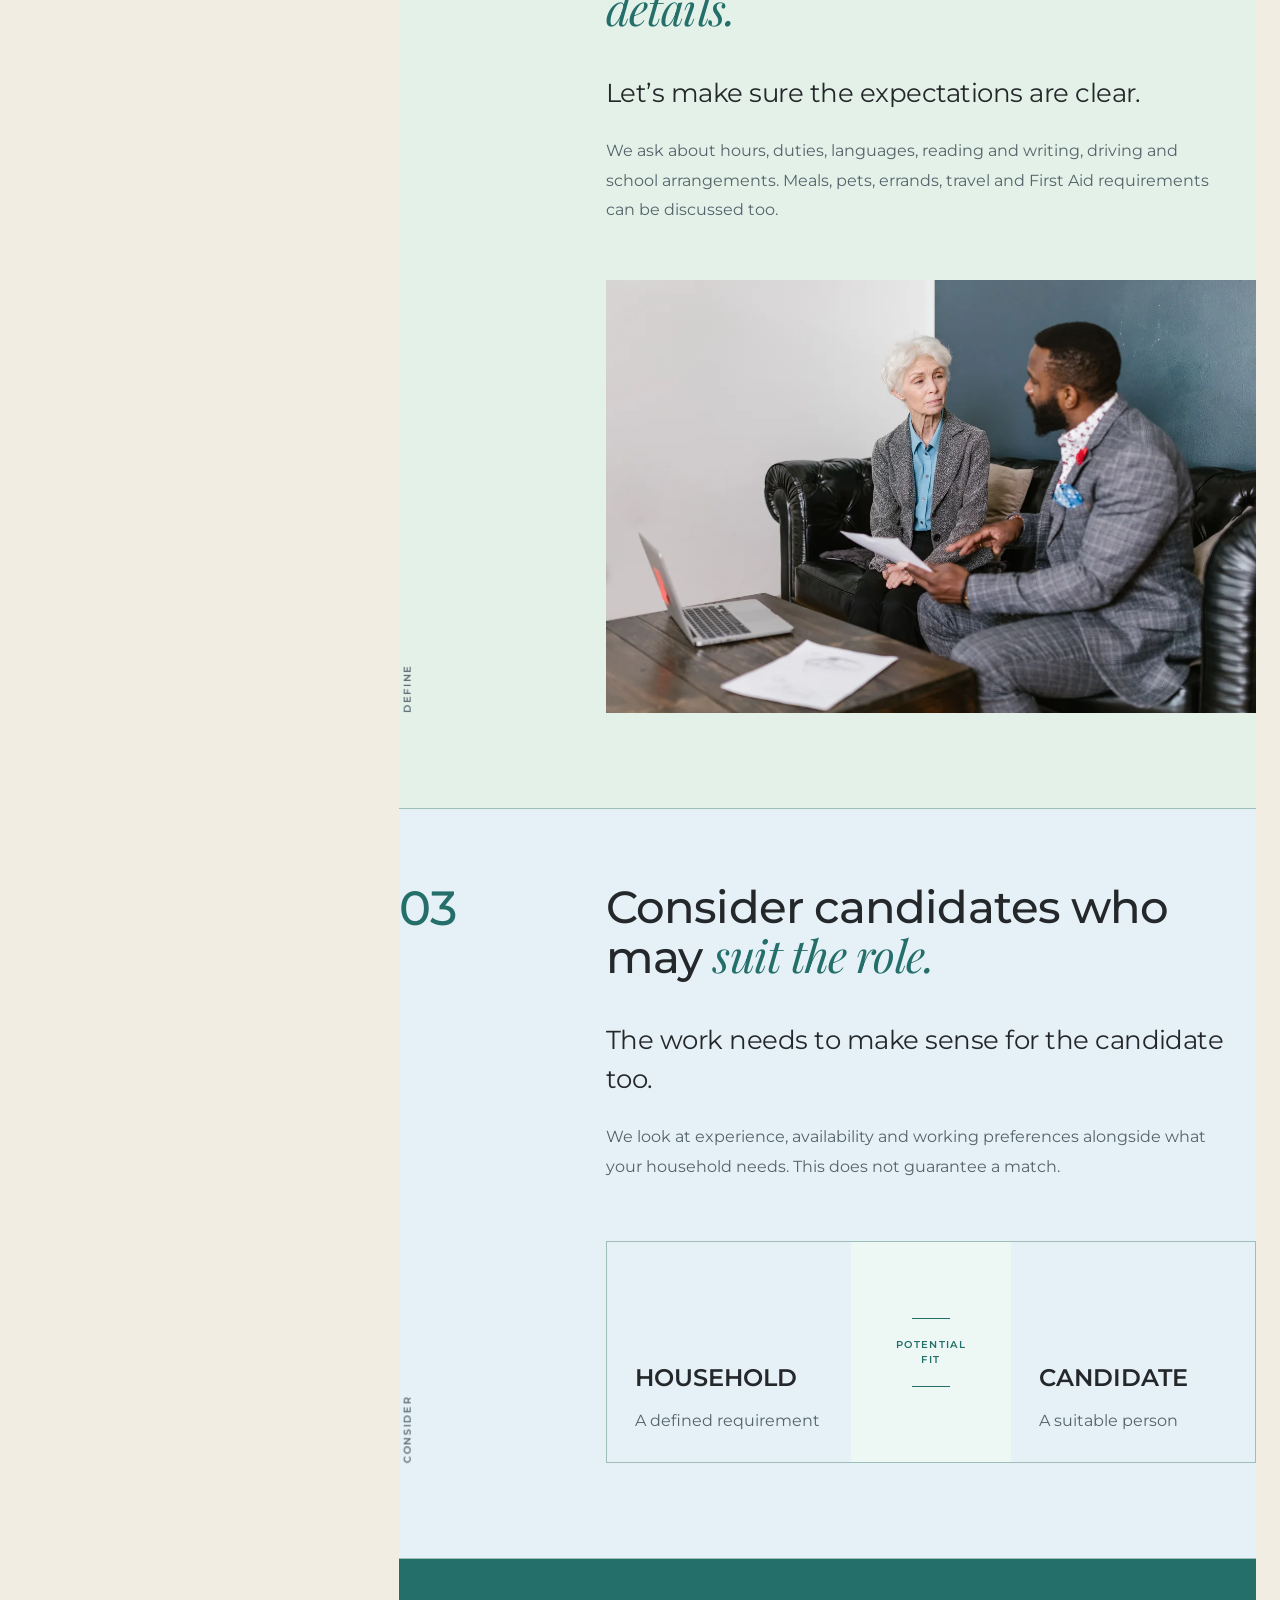
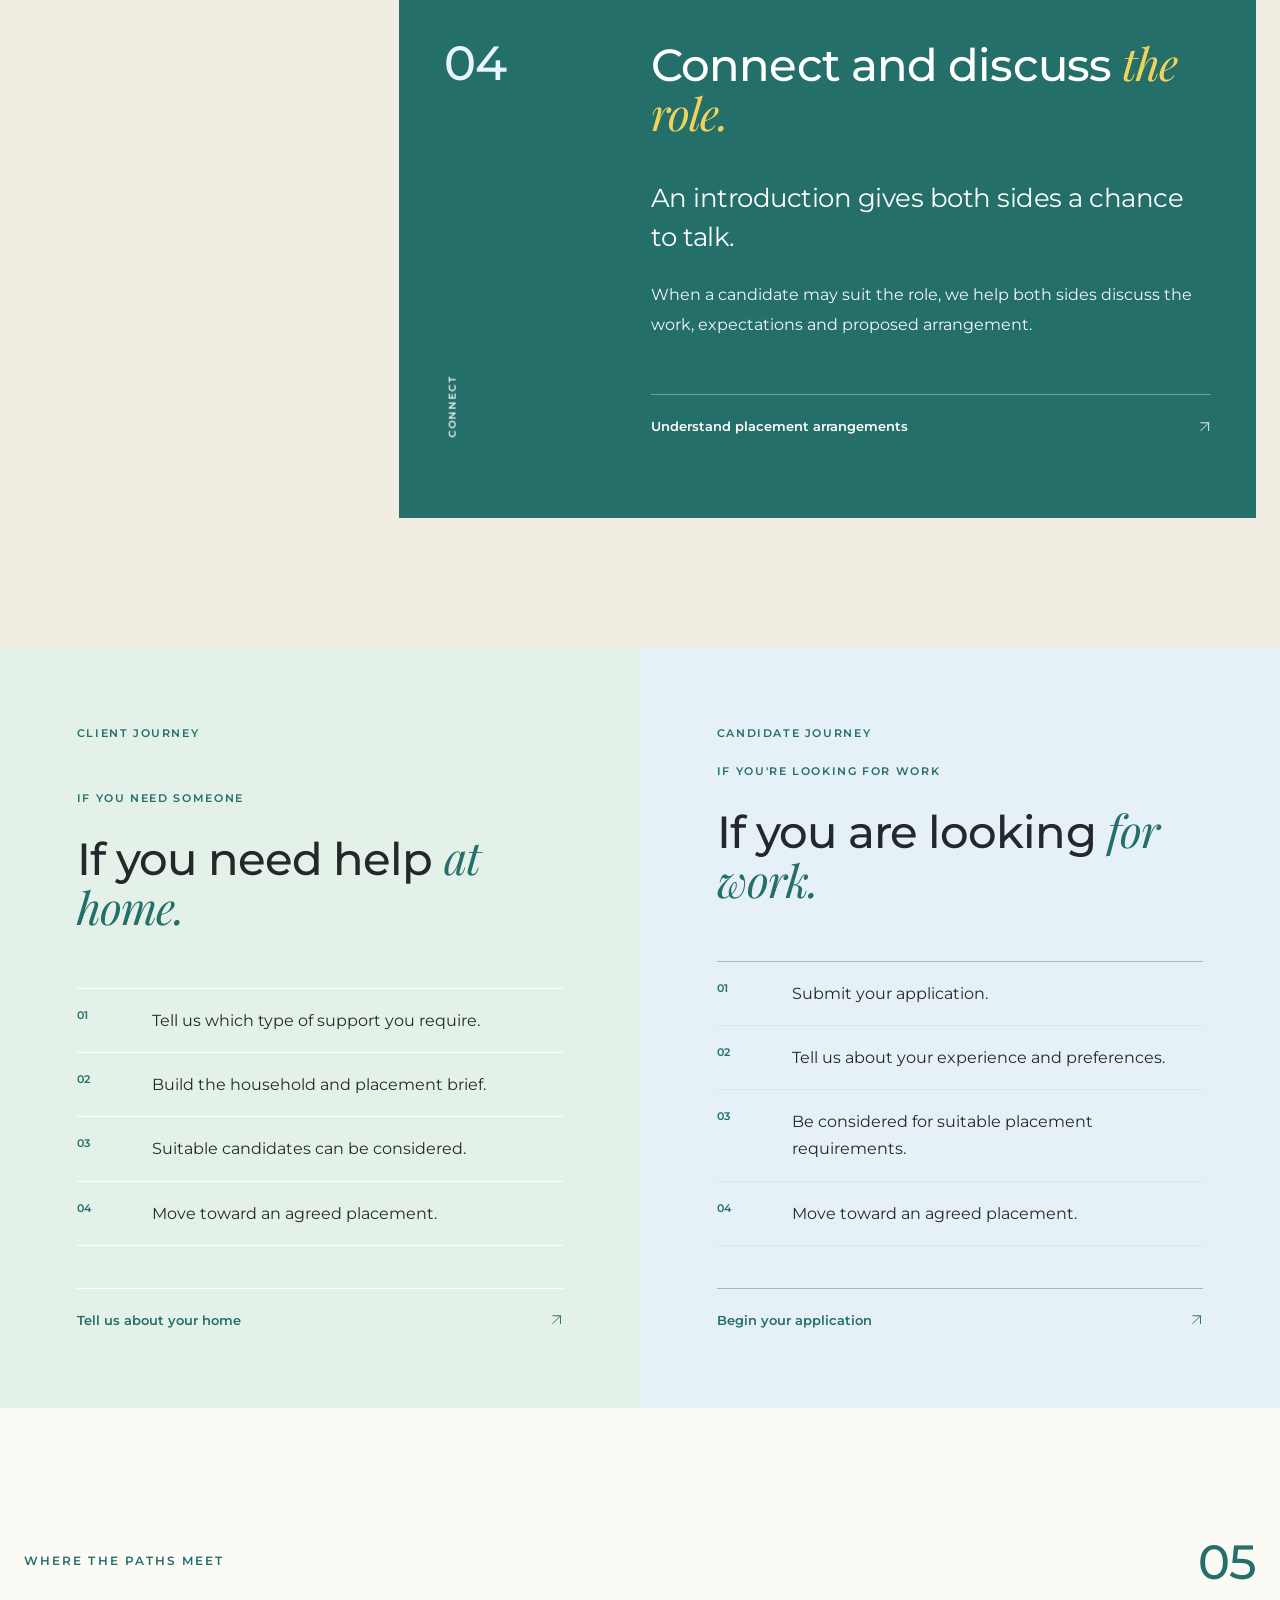
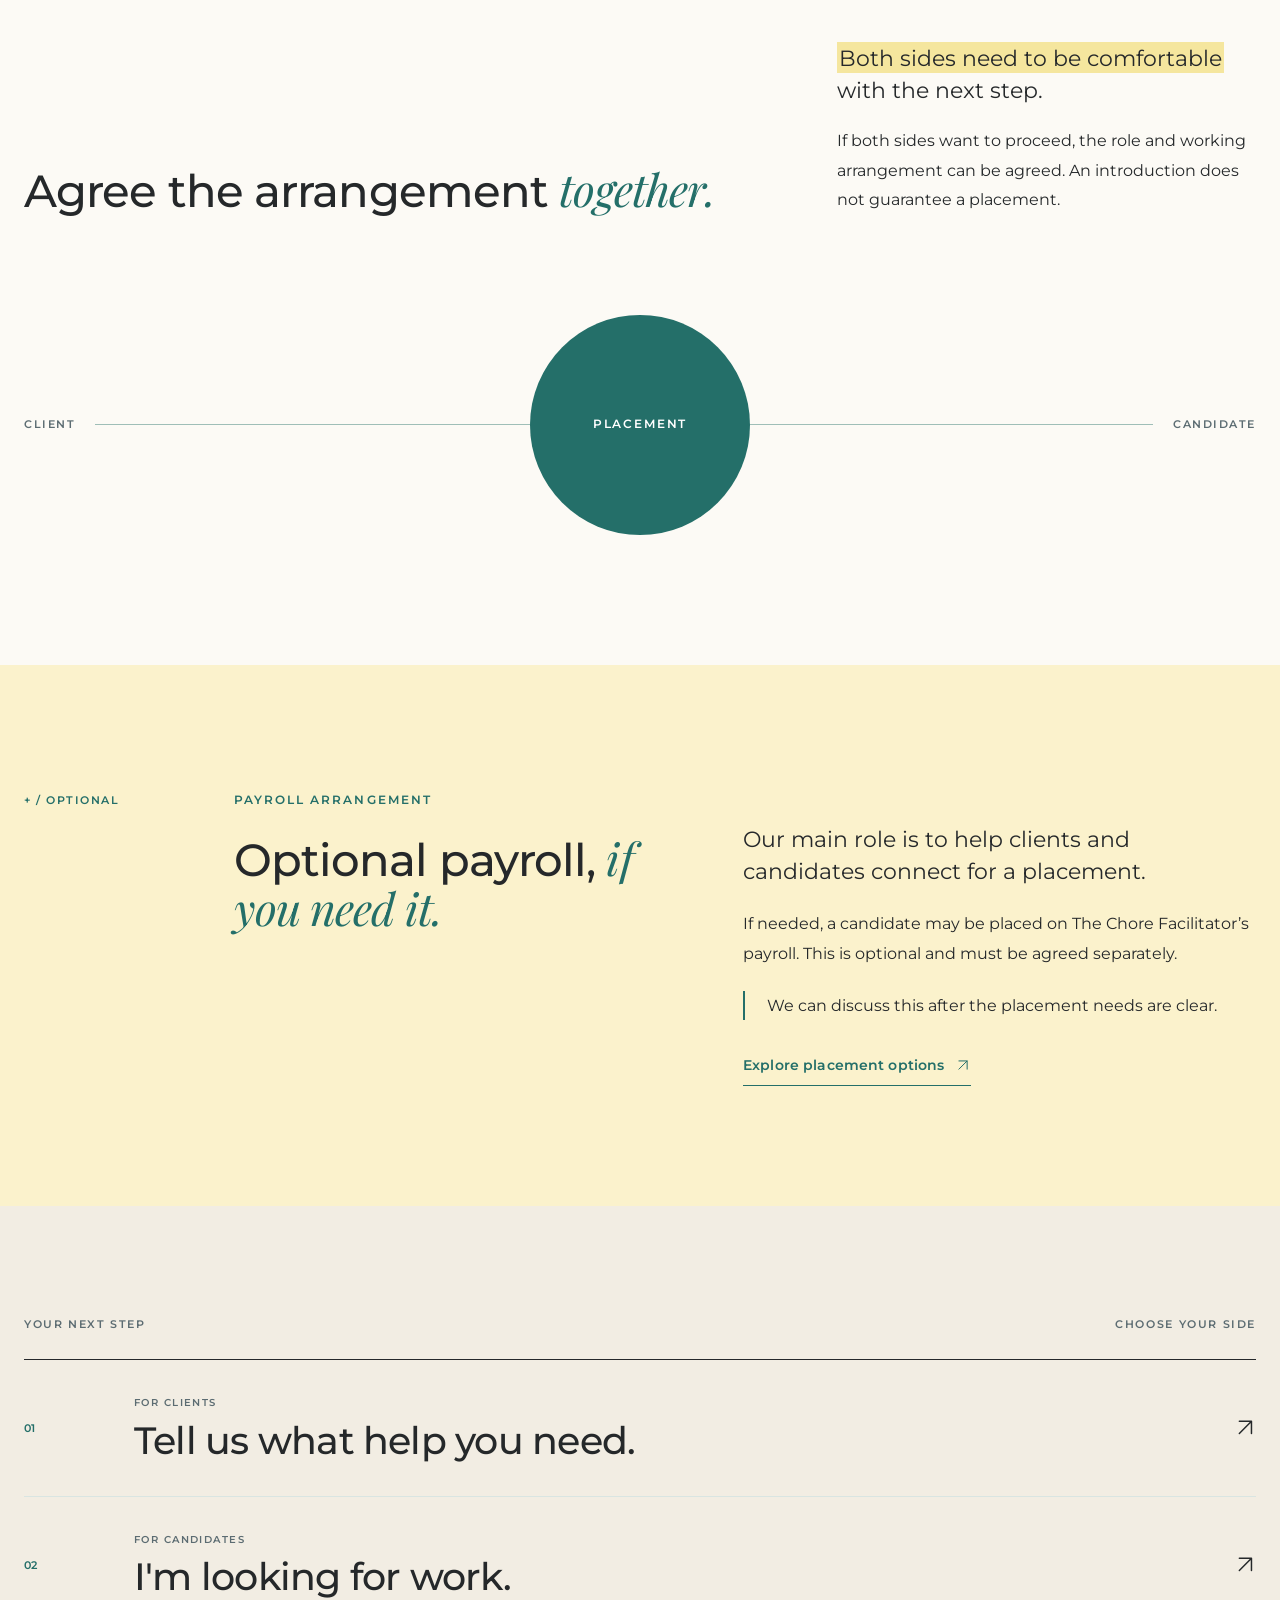
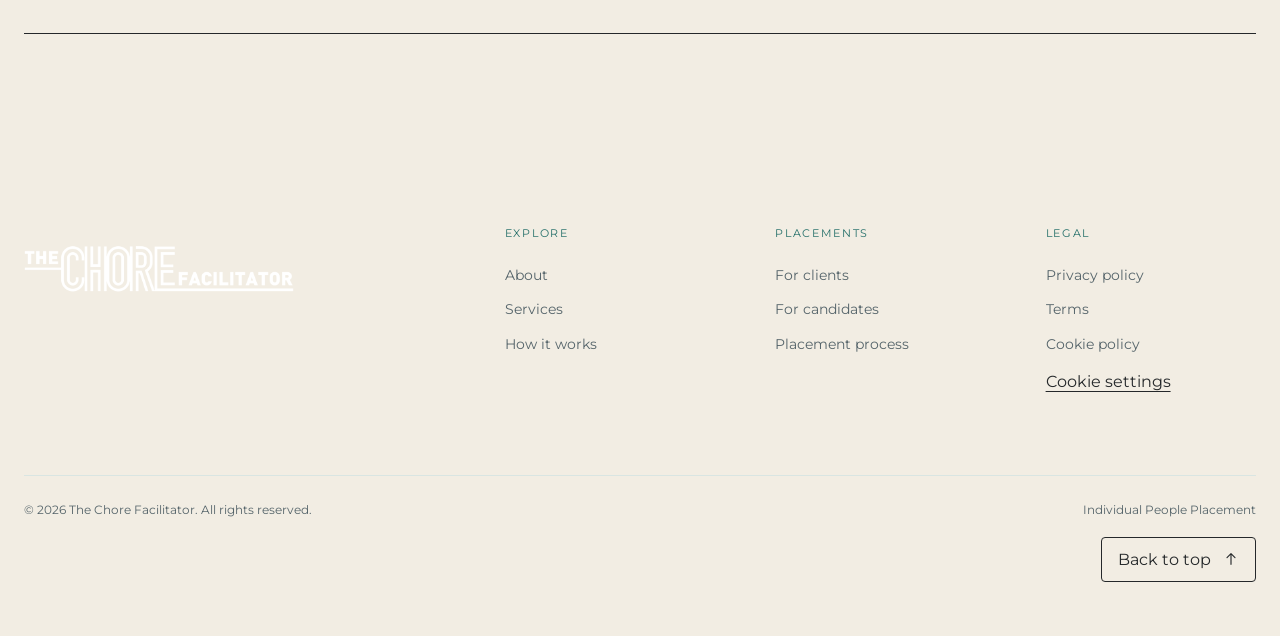
<file: how-it-works.html>
<!DOCTYPE html>
<html lang="en-ZA">

<head>

    <meta charset="UTF-8">

    <meta
        name="viewport"
        content="width=device-width, initial-scale=1.0"
    >

    <meta
        name="description"
        content="See how The Chore Facilitator approaches nanny, domestic, night nurse and housekeeper placements for clients and candidates."
    >

    <meta
        name="theme-color"
        content="#ffffff"
    >

    <title>
        How It Works | The Chore Facilitator
    </title>


    <!-- GLOBAL WEBSITE CSS -->
    <link
        rel="stylesheet"
        href="style.css"
    >


    <!-- HOW IT WORKS PAGE CSS -->
    <link
        rel="stylesheet"
        href="how-it-works.css"
    >


    <link rel="icon" type="image/png" sizes="32x32" href="images/favicon-32.png">
    <link rel="apple-touch-icon" sizes="180x180" href="images/apple-touch-icon.png">
    <link rel="canonical" href="https://thechorefacilitator.co.za/how-it-works.html">
    <meta property="og:type" content="website">
    <meta property="og:site_name" content="The Chore Facilitator">
    <meta property="og:locale" content="en_ZA">
    <meta property="og:title" content="How It Works | The Chore Facilitator">
    <meta property="og:description" content="See how The Chore Facilitator approaches nanny, domestic, night nurse and housekeeper placements for clients and candidates.">
    <meta property="og:url" content="https://thechorefacilitator.co.za/how-it-works.html">
    <meta property="og:image" content="https://thechorefacilitator.co.za/images/social-share.png">
    <meta property="og:image:alt" content="The Chore Facilitator logo">
    <meta property="og:image:width" content="1200">
    <meta property="og:image:height" content="630">
    <meta name="twitter:card" content="summary_large_image">
    <link rel="stylesheet" href="site-essentials.css">
</head>


<body class="how-it-works-page">


    <!-- =========================================================
         ACCESSIBILITY
    ========================================================== -->

    <a
        href="#main-content"
        class="skip-link"
    >
        Skip to main content
    </a>



    <!-- =========================================================
         HEADER
    ========================================================== -->

    <header class="site-header">

        <div class="container nav-wrap">


            <a
                href="index.html"
                class="brand"
                aria-label="The Chore Facilitator home"
            >

                <img
                    src="images/chore-logo.png"
                    alt="The Chore Facilitator"
                 width="800" height="200" decoding="async">

            </a>



            <button type="button"
                class="menu-toggle"
                id="menuToggle"
                aria-label="Open navigation"
                aria-expanded="false"
                aria-controls="mainNav"
            >

                <span></span>
                <span></span>

            </button>



            <nav
                class="main-nav"
                id="mainNav"
                aria-label="Main navigation"
            >

                <a href="services.html">
                    Services
                </a>

                <a
                    href="how-it-works.html"
                    aria-current="page"
                >
                    How it works
                </a>

                <a href="about.html">
                    About
                </a>

                <a href="placements.html">
                    Placements
                </a>

                <a
                    href="contact.html"
                    class="nav-cta"
                >
                    Get started
                </a>

            </nav>


        </div>

    </header>



    <!-- =========================================================
         MAIN
    ========================================================== -->

    <main id="main-content" tabindex="-1">



        <!-- =====================================================
             HERO
        ====================================================== -->

        <section class="hiw-hero">

            <div class="container">


                <div class="hiw-hero-top">

                    <span class="section-label">
                        HOW IT WORKS
                    </span>


                    <span class="hiw-hero-index">
                        01 — 05
                    </span>

                </div>



                <div class="hiw-hero-grid">


                    <div class="hiw-hero-heading">

                        <h1 class="editorial-heading">From a first conversation to <em class="heading-accent">a possible placement.</em></h1>

                    </div>



                    <div class="hiw-hero-copy">

                        <p class="hiw-hero-lead"><mark class="text-highlight">First, tell us what you need.</mark></p>


                        <p>We get to know your household, discuss the work and consider candidates whose experience and availability may suit the role. Here is how it works.</p>


                        <a
                            href="#the-process"
                            class="hiw-scroll-link"
                        >

                            Follow the process

                            <span><svg class="site-arrow" xmlns="http://www.w3.org/2000/svg" viewBox="0 0 24 24" width="16" height="16" fill="none" stroke="currentColor" stroke-width="1.7" stroke-linecap="round" stroke-linejoin="round" aria-hidden="true" focusable="false"><path d="M12 4v16M6 14l6 6 6-6"/></svg></span>

                        </a>

                    </div>


                </div>


            </div>

        </section>



        <!-- =====================================================
             PROCESS
        ====================================================== -->

        <section
            class="hiw-process"
            id="the-process"
        >

            <div class="container hiw-process-layout">


                <!-- LEFT RAIL -->

                <aside class="hiw-process-rail">

                    <span class="section-label">
                        THE PROCESS
                    </span>


                    <p>A few clear steps, with a conversation along the way.</p>


                    <div
                        class="hiw-rail-line"
                        aria-hidden="true"
                    >
                        <span></span>
                    </div>

                </aside>



                <!-- PROCESS STEPS -->

                <div class="hiw-process-steps">



                    <!-- =========================================
                         STEP 01
                    ========================================== -->

                    <article class="hiw-step">


                        <div class="hiw-step-meta">

                            <span class="hiw-step-number">
                                01
                            </span>

                            <span class="hiw-step-state">
                                UNDERSTAND
                            </span>

                        </div>



                        <div class="hiw-step-content">

                            <h2 class="editorial-heading">Let’s start with <em class="heading-accent">your home.</em></h2>


                            <p class="hiw-step-lead">What would make everyday life easier for your family?</p>


                            <p>Tell us which kind of help you need and a little about your daily routine.</p>



                            <div class="hiw-detail-grid">


                                <div>

                                    <span>
                                        ROLE
                                    </span>

                                    <p>
                                        Nanny, Domestic, Night Nurse or Housekeeper.
                                    </p>

                                </div>


                                <div>

                                    <span>
                                        ROUTINE
                                    </span>

                                    <p>
                                        Hours, duties and the household's day-to-day.
                                    </p>

                                </div>


                                <div>

                                    <span>
                                        ARRANGEMENT
                                    </span>

                                    <p>
                                        Live-in, live-out and other practical requirements.
                                    </p>

                                </div>


                            </div>


                        </div>


                    </article>



                    <!-- =========================================
                         STEP 02
                    ========================================== -->

                    <article class="hiw-step">


                        <div class="hiw-step-meta">

                            <span class="hiw-step-number">
                                02
                            </span>

                            <span class="hiw-step-state">
                                DEFINE
                            </span>

                        </div>



                        <div class="hiw-step-content">

                            <h2 class="editorial-heading">Work through the <em class="heading-accent">practical details.</em></h2>


                            <p class="hiw-step-lead">Let’s make sure the expectations are clear.</p>


                            <p>We ask about hours, duties, languages, reading and writing, driving and school arrangements. Meals, pets, errands, travel and First Aid requirements can be discussed too.</p>



                            <!-- Household consultation image -->
                            <div class="hiw-consultation-image">
                                <img src="images/Household%20consultation.jpg" srcset="images/household-consultation-640.webp 640w, images/household-consultation-1280.webp 1280w, images/household-consultation-1920.webp 1920w" sizes="(max-width: 900px) 100vw, 60vw" alt="Household consultation to discuss placement needs" width="6004" height="4003" loading="lazy" decoding="async">
                            </div>


                        </div>


                    </article>



                    <!-- =========================================
                         STEP 03
                    ========================================== -->

                    <article class="hiw-step">


                        <div class="hiw-step-meta">

                            <span class="hiw-step-number">
                                03
                            </span>

                            <span class="hiw-step-state">
                                CONSIDER
                            </span>

                        </div>



                        <div class="hiw-step-content">

                            <h2 class="editorial-heading">Consider candidates who may <em class="heading-accent">suit the role.</em></h2>


                            <p class="hiw-step-lead">The work needs to make sense for the candidate too.</p>


                            <p>We look at experience, availability and working preferences alongside what your household needs. This does not guarantee a match.</p>



                            <!-- CONNECTION DIAGRAM -->

                            <div class="hiw-connection">


                                <div class="hiw-connection-side">

                                    <span class="hiw-connection-index" data-card-spacer aria-hidden="true"></span>

                                    <div>

                                        <strong>
                                            HOUSEHOLD
                                        </strong>

                                        <p>
                                            A defined requirement
                                        </p>

                                    </div>

                                </div>



                                <div class="hiw-connection-center">

                                    <span></span>

                                    <p>
                                        POTENTIAL
                                        <br>
                                        FIT
                                    </p>

                                    <span></span>

                                </div>



                                <div class="hiw-connection-side">

                                    <span class="hiw-connection-index" data-card-spacer aria-hidden="true"></span>

                                    <div>

                                        <strong>
                                            CANDIDATE
                                        </strong>

                                        <p>
                                            A suitable person
                                        </p>

                                    </div>

                                </div>


                            </div>


                        </div>


                    </article>



                    <!-- =========================================
                         STEP 04
                    ========================================== -->

                    <article class="hiw-step hiw-step-dark">


                        <div class="hiw-step-meta">

                            <span class="hiw-step-number">
                                04
                            </span>

                            <span class="hiw-step-state">
                                CONNECT
                            </span>

                        </div>



                        <div class="hiw-step-content">

                            <h2 class="editorial-heading">Connect and discuss <em class="heading-accent">the role.</em></h2>


                            <p class="hiw-step-lead">An introduction gives both sides a chance to talk.</p>


                            <p>When a candidate may suit the role, we help both sides discuss the work, expectations and proposed arrangement.</p>


                            <a
                                href="placements.html"
                                class="hiw-dark-link"
                            >

                                Understand placement arrangements

                                <span><svg class="site-arrow" xmlns="http://www.w3.org/2000/svg" viewBox="0 0 24 24" width="16" height="16" fill="none" stroke="currentColor" stroke-width="1.7" stroke-linecap="round" stroke-linejoin="round" aria-hidden="true" focusable="false"><path d="M5 19 19 5M5 5h14v14"/></svg></span>

                            </a>

                        </div>


                    </article>


                </div>


            </div>

        </section>



        <!-- =====================================================
             TWO PERSPECTIVES
        ====================================================== -->

        <section class="hiw-perspectives">


            <!-- CLIENT -->

            <article class="hiw-perspective hiw-perspective-client surface-mint">


                <div class="hiw-perspective-top">

                    <span>
                        CLIENT JOURNEY
                    </span>

                    <span data-card-spacer aria-hidden="true"></span>

                </div>



                <div class="hiw-perspective-content">

                    <p class="hiw-perspective-kicker">
                        IF YOU NEED SOMEONE
                    </p>


                    <h2 class="editorial-heading">If you need help <em class="heading-accent">at home.</em></h2>



                    <ol class="hiw-mini-process">


                        <li>

                            <span>01</span>

                            <p>
                                Tell us which type of support you require.
                            </p>

                        </li>


                        <li>

                            <span>02</span>

                            <p>
                                Build the household and placement brief.
                            </p>

                        </li>


                        <li>

                            <span>03</span>

                            <p>
                                Suitable candidates can be considered.
                            </p>

                        </li>


                        <li>

                            <span>04</span>

                            <p>
                                Move toward an agreed placement.
                            </p>

                        </li>


                    </ol>



                    <a
                        href="for-clients.html"
                        class="hiw-perspective-link"
                    >

                        Tell us about your home

                        <span><svg class="site-arrow" xmlns="http://www.w3.org/2000/svg" viewBox="0 0 24 24" width="16" height="16" fill="none" stroke="currentColor" stroke-width="1.7" stroke-linecap="round" stroke-linejoin="round" aria-hidden="true" focusable="false"><path d="M5 19 19 5M5 5h14v14"/></svg></span>

                    </a>

                </div>


            </article>



            <!-- CANDIDATE -->

            <article class="hiw-perspective hiw-perspective-candidate surface-blue">


                <div class="hiw-perspective-top">

                    <span>
                        CANDIDATE JOURNEY
                    </span>

                    <span data-card-spacer aria-hidden="true"></span>

                </div>



                <div class="hiw-perspective-content">

                    <p class="hiw-perspective-kicker">
                        IF YOU'RE LOOKING FOR WORK
                    </p>


                    <h2 class="editorial-heading">If you are looking <em class="heading-accent">for work.</em></h2>



                    <ol class="hiw-mini-process">


                        <li>

                            <span>01</span>

                            <p>
                                Submit your application.
                            </p>

                        </li>


                        <li>

                            <span>02</span>

                            <p>
                                Tell us about your experience and preferences.
                            </p>

                        </li>


                        <li>

                            <span>03</span>

                            <p>
                                Be considered for suitable placement requirements.
                            </p>

                        </li>


                        <li>

                            <span>04</span>

                            <p>
                                Move toward an agreed placement.
                            </p>

                        </li>


                    </ol>



                    <a
                        href="apply.html"
                        class="hiw-perspective-link"
                    >

                        Begin your application

                        <span><svg class="site-arrow" xmlns="http://www.w3.org/2000/svg" viewBox="0 0 24 24" width="16" height="16" fill="none" stroke="currentColor" stroke-width="1.7" stroke-linecap="round" stroke-linejoin="round" aria-hidden="true" focusable="false"><path d="M5 19 19 5M5 5h14v14"/></svg></span>

                    </a>

                </div>


            </article>


        </section>



        <!-- =====================================================
             CONVERGENCE
        ====================================================== -->

        <section class="hiw-converge surface-paper">

            <div class="container">


                <div class="hiw-converge-head">

                    <span class="section-label">
                        WHERE THE PATHS MEET
                    </span>

                    <span class="hiw-converge-number">
                        05
                    </span>

                </div>



                <div class="hiw-converge-grid">


                    <div class="hiw-converge-title">

                        <h2 class="editorial-heading">Agree the arrangement <em class="heading-accent">together.</em></h2>

                    </div>



                    <div class="hiw-converge-copy">

                        <p class="hiw-converge-lead"><mark class="text-highlight">Both sides need to be comfortable</mark> with the next step.</p>


                        <p>If both sides want to proceed, the role and working arrangement can be agreed. An introduction does not guarantee a placement.</p>

                    </div>


                </div>



                <!-- CONVERGENCE GRAPHIC -->

                <div
                    class="hiw-converge-graphic"
                    aria-hidden="true"
                >


                    <div class="hiw-converge-line">

                        <span>
                            CLIENT
                        </span>

                    </div>


                    <div class="hiw-converge-core">

                        <span>
                            PLACEMENT
                        </span>

                    </div>


                    <div class="hiw-converge-line">

                        <span>
                            CANDIDATE
                        </span>

                    </div>


                </div>


            </div>

        </section>



        <!-- =====================================================
             OPTIONAL PAYROLL
        ====================================================== -->

        <section class="hiw-payroll surface-yellow">

            <div class="container hiw-payroll-grid">


                <div class="hiw-payroll-index">

                    <span>
                        + / OPTIONAL
                    </span>

                </div>



                <div class="hiw-payroll-heading">

                    <span class="section-label">
                        PAYROLL ARRANGEMENT
                    </span>


                    <h2 class="editorial-heading">Optional payroll, <em class="heading-accent">if you need it.</em></h2>

                </div>



                <div class="hiw-payroll-copy">

                    <p class="hiw-payroll-lead">Our main role is to help clients and candidates connect for a placement.</p>


                    <p>If needed, a candidate may be placed on The Chore Facilitator’s payroll. This is optional and must be agreed separately.</p>


                    <p class="hiw-payroll-note">We can discuss this after the placement needs are clear.</p>


                    <a
                        href="placements.html"
                        class="text-link"
                    >

                        Explore placement options

                        <span><svg class="site-arrow" xmlns="http://www.w3.org/2000/svg" viewBox="0 0 24 24" width="16" height="16" fill="none" stroke="currentColor" stroke-width="1.7" stroke-linecap="round" stroke-linejoin="round" aria-hidden="true" focusable="false"><path d="M5 19 19 5M5 5h14v14"/></svg></span>

                    </a>

                </div>


            </div>

        </section>



        <!-- =====================================================
             NEXT STEP
        ====================================================== -->

        <section class="hiw-next">

            <div class="container">


                <div class="hiw-next-head">

                    <span>
                        YOUR NEXT STEP
                    </span>

                    <span>
                        CHOOSE YOUR SIDE
                    </span>

                </div>



                <div class="hiw-next-links">


                    <a
                        href="for-clients.html"
                        class="hiw-next-link"
                    >

                        <span class="hiw-next-index">
                            01
                        </span>


                        <div>

                            <span class="hiw-next-label">
                                FOR CLIENTS
                            </span>

                            <strong>Tell us what help you need.</strong>

                        </div>


                        <span class="hiw-next-arrow">
                            <svg class="site-arrow" xmlns="http://www.w3.org/2000/svg" viewBox="0 0 24 24" width="16" height="16" fill="none" stroke="currentColor" stroke-width="1.7" stroke-linecap="round" stroke-linejoin="round" aria-hidden="true" focusable="false"><path d="M5 19 19 5M5 5h14v14"/></svg>
                        </span>

                    </a>



                    <a
                        href="apply.html"
                        class="hiw-next-link"
                    >

                        <span class="hiw-next-index">
                            02
                        </span>


                        <div>

                            <span class="hiw-next-label">
                                FOR CANDIDATES
                            </span>

                            <strong>
                                I'm looking for work.
                            </strong>

                        </div>


                        <span class="hiw-next-arrow">
                            <svg class="site-arrow" xmlns="http://www.w3.org/2000/svg" viewBox="0 0 24 24" width="16" height="16" fill="none" stroke="currentColor" stroke-width="1.7" stroke-linecap="round" stroke-linejoin="round" aria-hidden="true" focusable="false"><path d="M5 19 19 5M5 5h14v14"/></svg>
                        </span>

                    </a>


                </div>


            </div>

        </section>


    </main>



    <!-- =========================================================
         FOOTER
    ========================================================== -->

    <footer class="footer">


        <div class="container footer-grid">


            <div class="footer-brand">

                <a
                    href="index.html"
                    aria-label="The Chore Facilitator home"
                >

                    <img
                        src="images/chore-logo.png"
                        alt="The Chore Facilitator"
                     width="800" height="200" decoding="async">

                </a>

            </div>



            <div>

                <p class="footer-label">
                    Explore
                </p>

                <a href="about.html">
                    About
                </a>

                <a href="services.html">
                    Services
                </a>

                <a href="how-it-works.html">
                    How it works
                </a>

            </div>



            <div>

                <p class="footer-label">
                    Placements
                </p>

                <a href="for-clients.html">
                    For clients
                </a>

                <a href="apply.html">
                    For candidates
                </a>

                <a href="placements.html">
                    Placement process
                </a>

            </div>



            <div>

                <p class="footer-label">
                    Legal
                </p>

                <a href="privacy.html">
                    Privacy policy
                </a>

                <a href="terms.html">
                    Terms
                </a>

                <a href="cookies.html">
                    Cookie policy
                </a>
                <button type="button" class="cookie-settings" data-cookie-settings>Cookie settings</button>

            </div>


        </div>



        <div class="container footer-bottom">

            <p>
                ©
                <span id="year"></span>
                The Chore Facilitator.
                All rights reserved.
            </p>


            <p>
                Individual People Placement
            </p>

        </div>


        <div class="container back-top-row"><a class="back-to-top" href="#main-content" data-back-to-top aria-label="Back to top">Back to top <span aria-hidden="true"><svg class="site-arrow" xmlns="http://www.w3.org/2000/svg" viewBox="0 0 24 24" width="16" height="16" fill="none" stroke="currentColor" stroke-width="1.7" stroke-linecap="round" stroke-linejoin="round" aria-hidden="true" focusable="false"><path d="M12 20V4M6 10l6-6 6 6"/></svg></span></a></div>
    </footer>



    <script src="script.js" defer></script>
    <script src="site-essentials.js" defer></script>
    <script src="consent.js" defer></script>


</body>

</html>
</file>
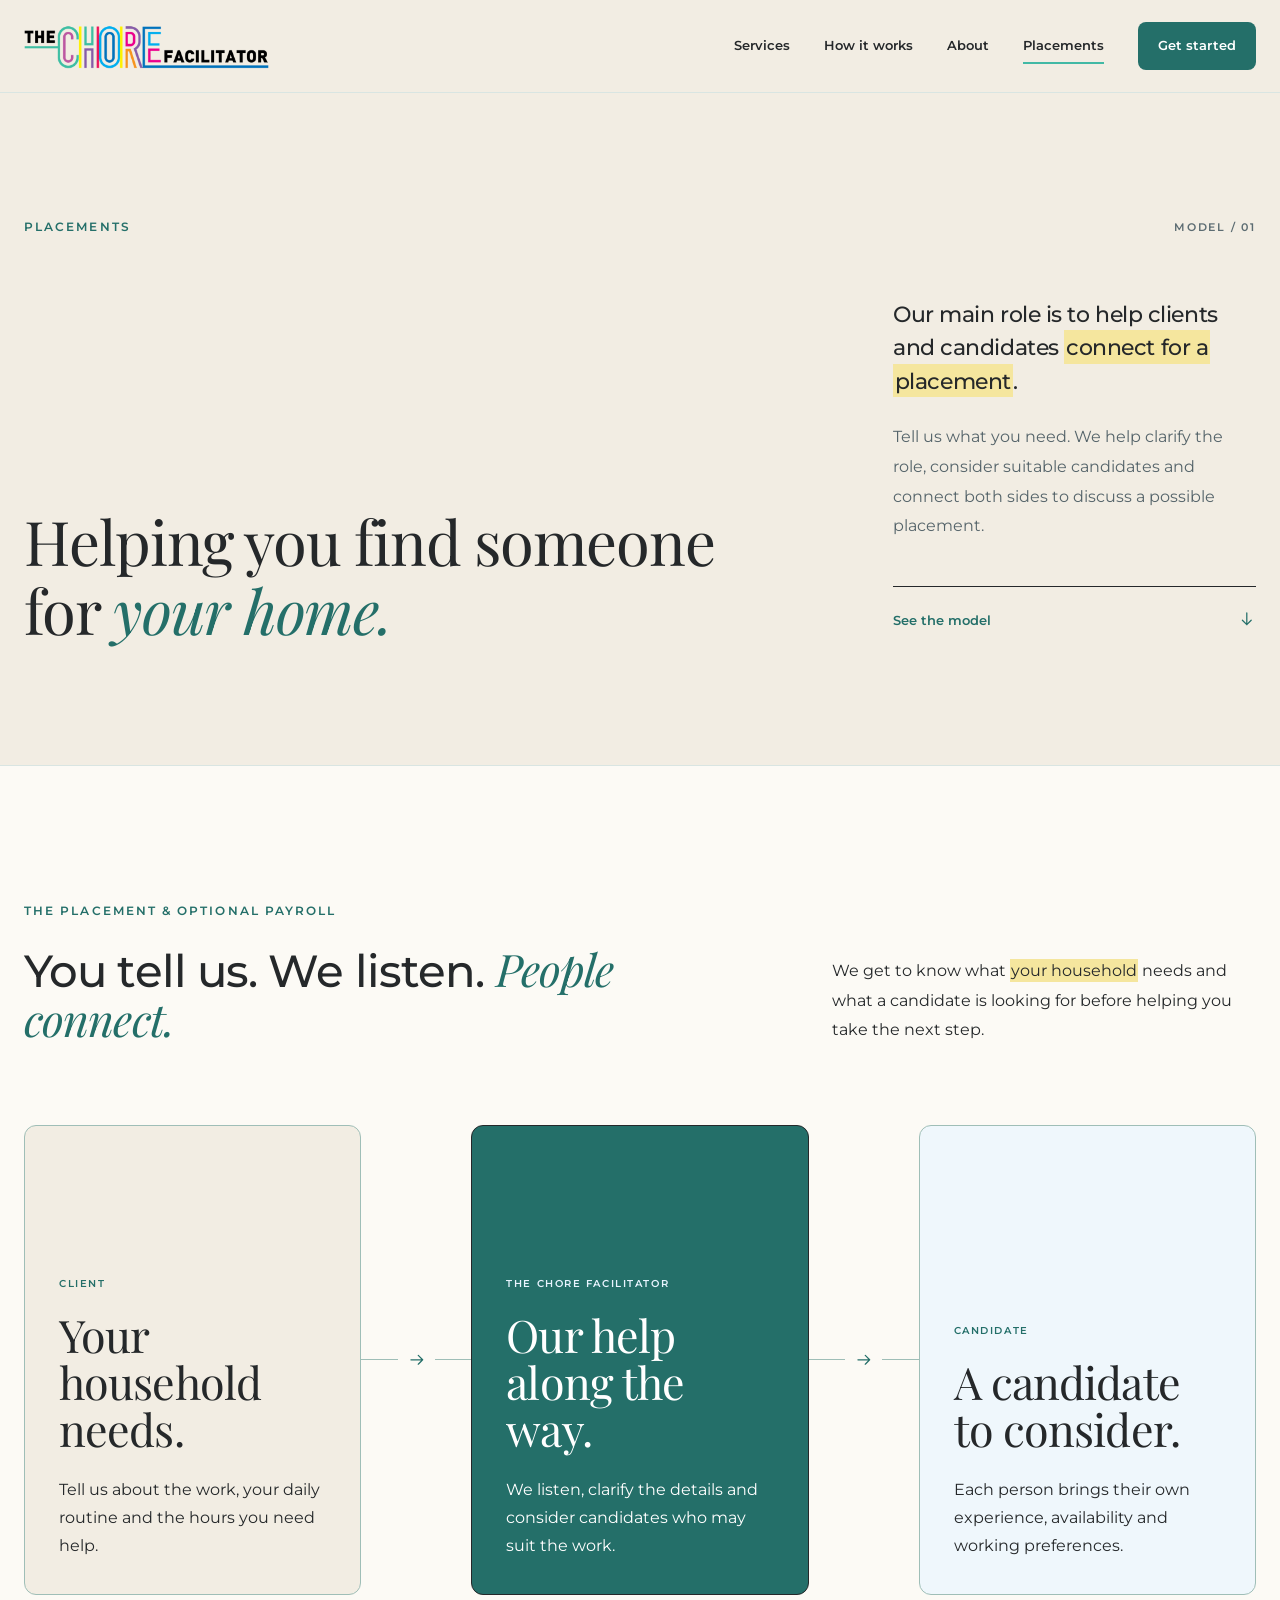
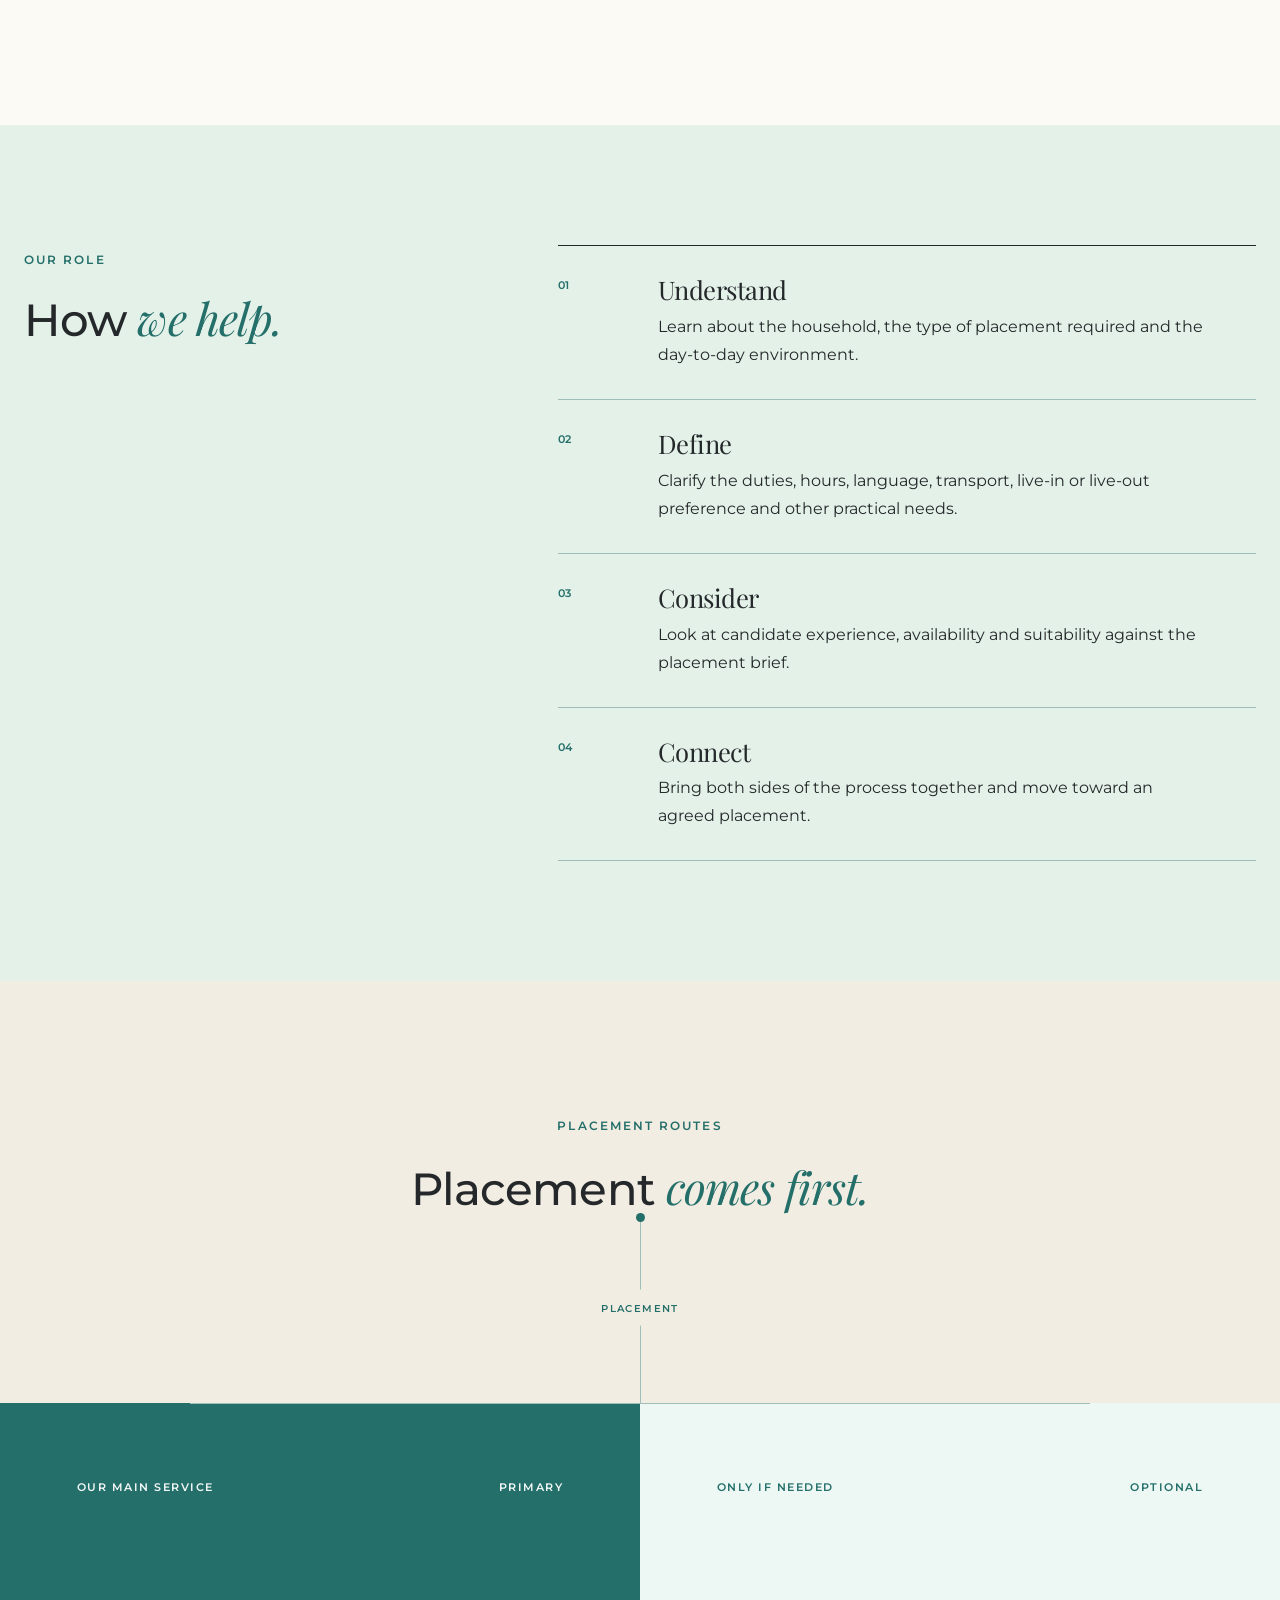
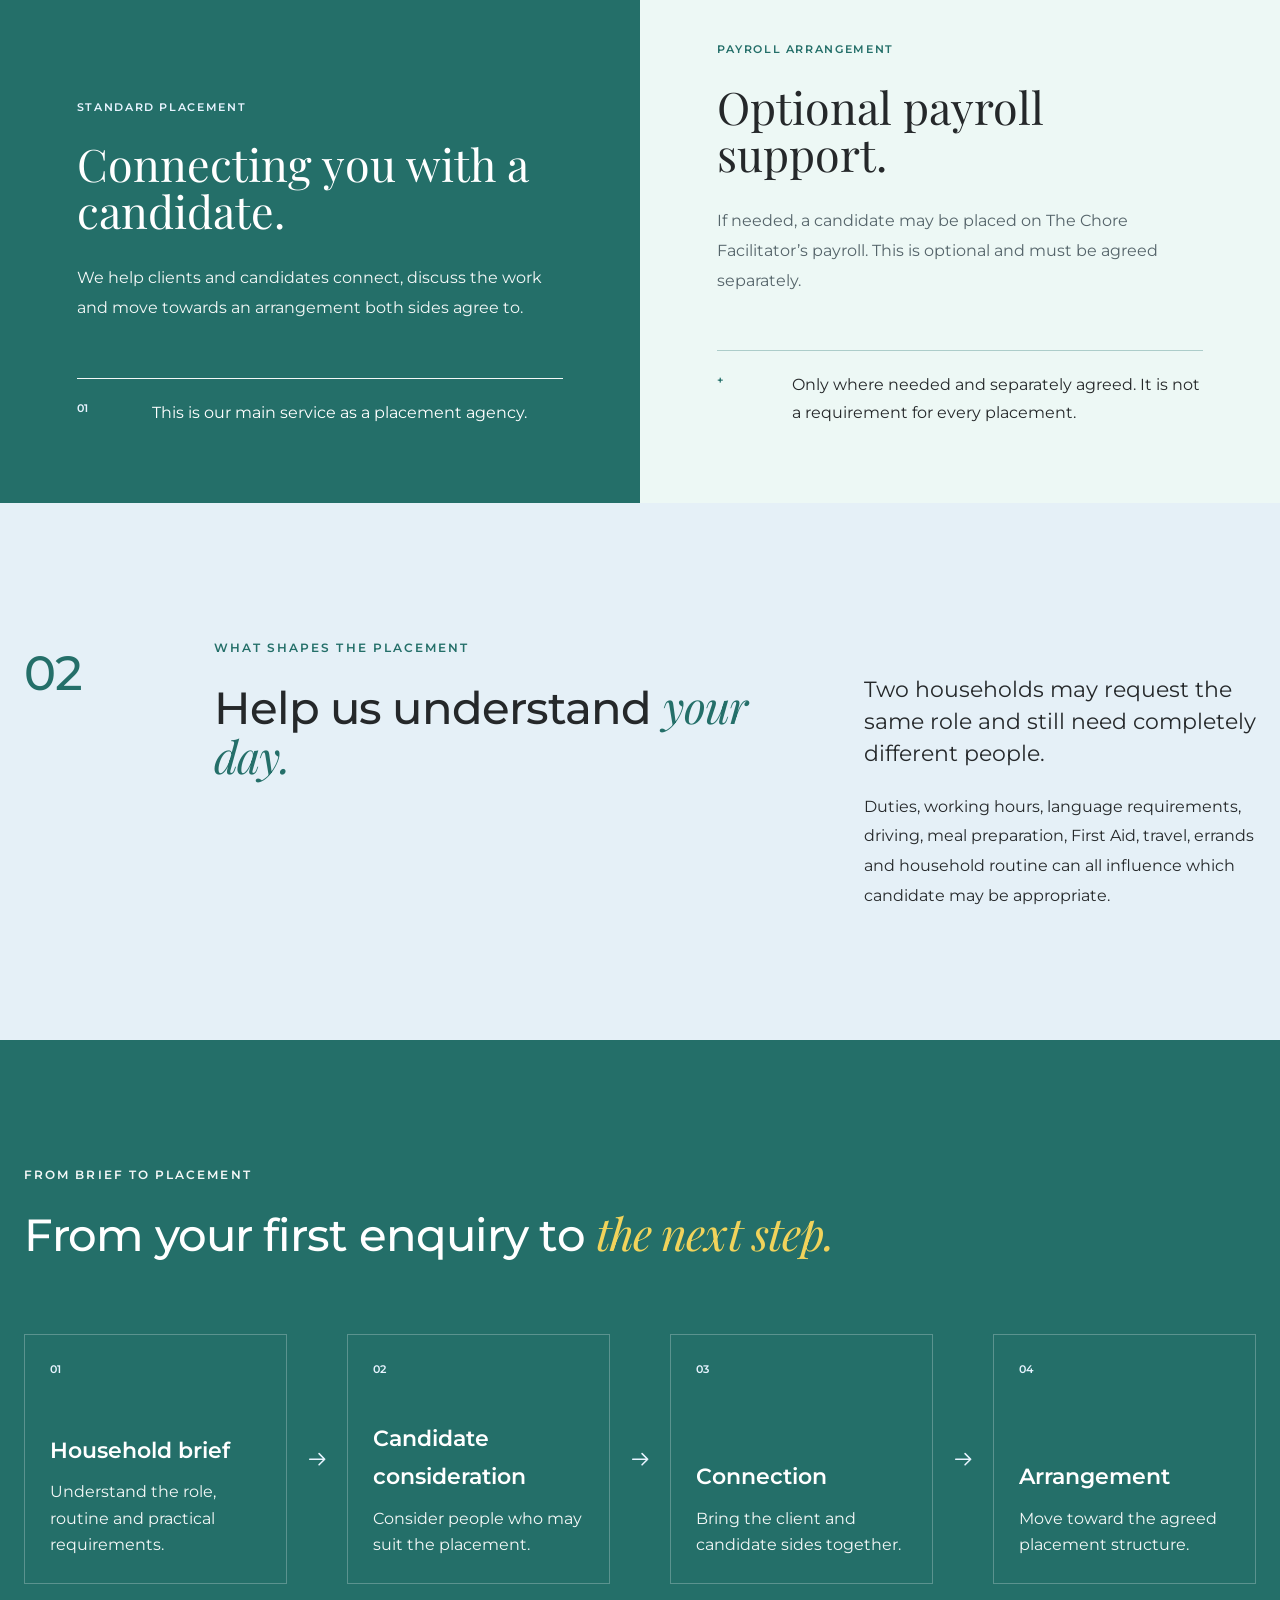
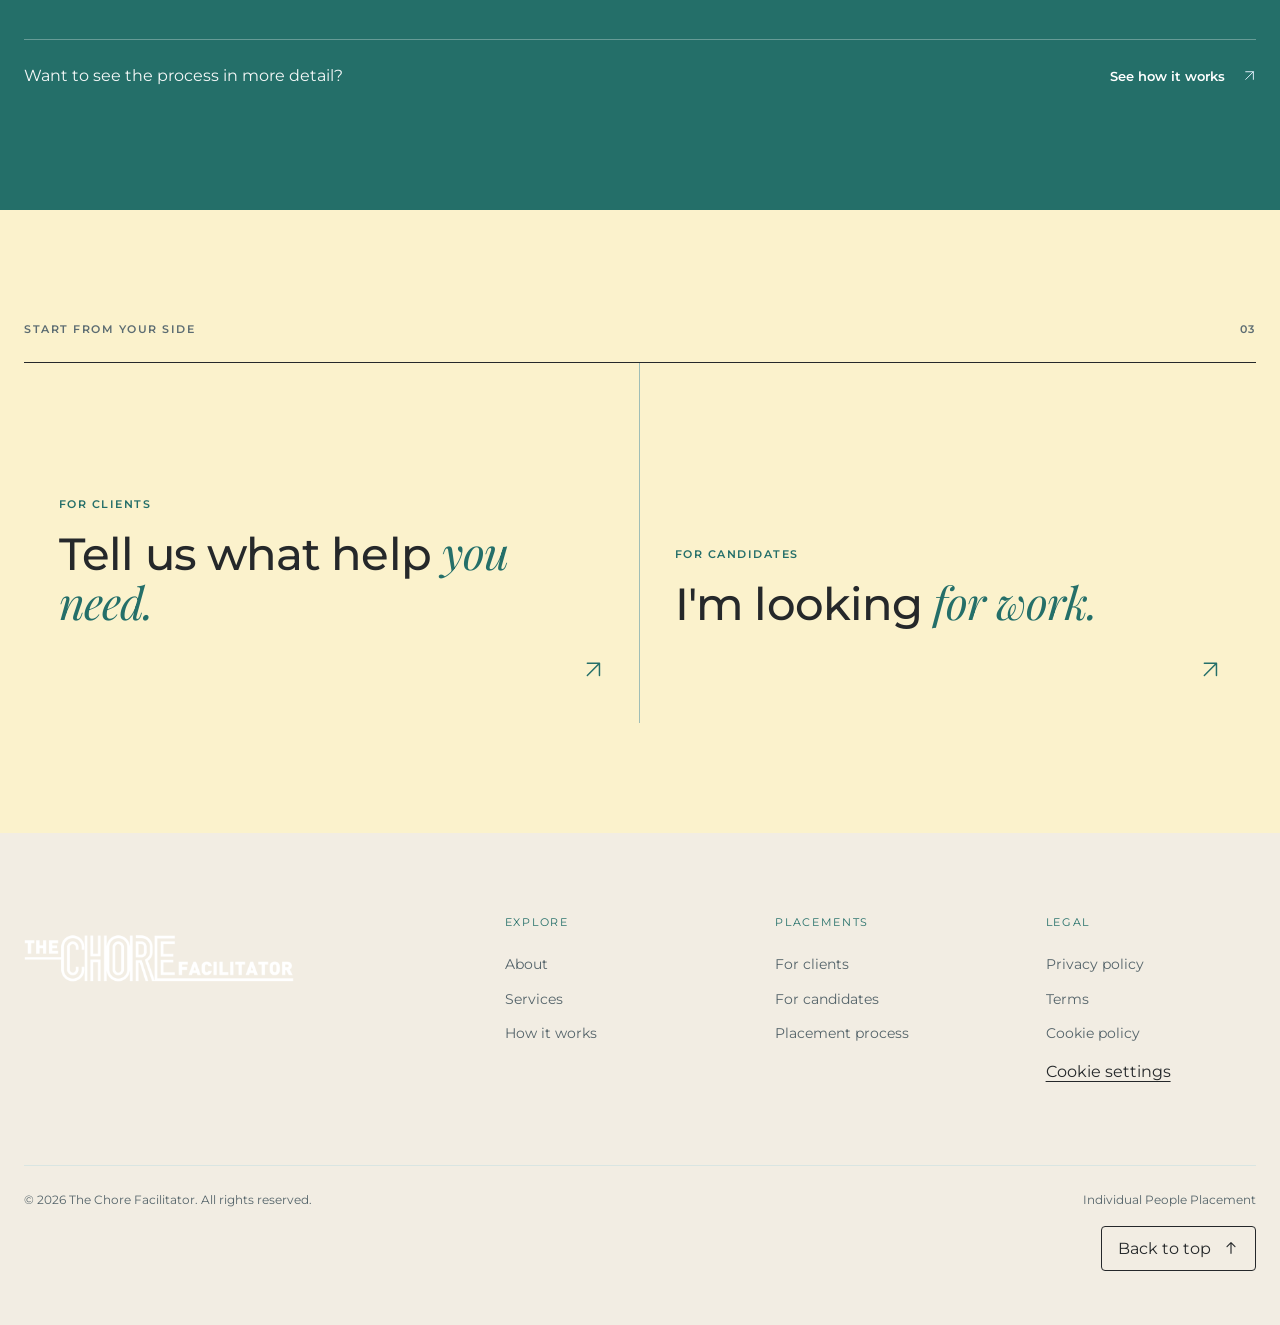
<file: placements.html>
<!DOCTYPE html>
<html lang="en-ZA">

<head>

    <meta charset="UTF-8">

    <meta
        name="viewport"
        content="width=device-width, initial-scale=1.0"
    >

    <meta
        name="description"
        content="Understand how nanny, domestic, night nurse and housekeeper placements work through The Chore Facilitator."
    >

    <meta
        name="theme-color"
        content="#ffffff"
    >

    <title>
        Placements | The Chore Facilitator
    </title>


    <!-- GLOBAL WEBSITE CSS -->
    <link
        rel="stylesheet"
        href="style.css"
    >


    <!-- PLACEMENTS PAGE CSS -->
    <link
        rel="stylesheet"
        href="placements.css"
    >


    <link rel="icon" type="image/png" sizes="32x32" href="images/favicon-32.png">
    <link rel="apple-touch-icon" sizes="180x180" href="images/apple-touch-icon.png">
    <link rel="canonical" href="https://thechorefacilitator.co.za/placements.html">
    <meta property="og:type" content="website">
    <meta property="og:site_name" content="The Chore Facilitator">
    <meta property="og:locale" content="en_ZA">
    <meta property="og:title" content="Placements | The Chore Facilitator">
    <meta property="og:description" content="Understand how nanny, domestic, night nurse and housekeeper placements work through The Chore Facilitator.">
    <meta property="og:url" content="https://thechorefacilitator.co.za/placements.html">
    <meta property="og:image" content="https://thechorefacilitator.co.za/images/social-share.png">
    <meta property="og:image:alt" content="The Chore Facilitator logo">
    <meta property="og:image:width" content="1200">
    <meta property="og:image:height" content="630">
    <meta name="twitter:card" content="summary_large_image">
    <link rel="stylesheet" href="site-essentials.css">
</head>


<body class="placements-page">


    <!-- =========================================================
         ACCESSIBILITY
    ========================================================== -->

    <a
        href="#main-content"
        class="skip-link"
    >
        Skip to main content
    </a>



    <!-- =========================================================
         HEADER
    ========================================================== -->

    <header class="site-header">

        <div class="container nav-wrap">


            <a
                href="index.html"
                class="brand"
                aria-label="The Chore Facilitator home"
            >

                <img
                    src="images/chore-logo.png"
                    alt="The Chore Facilitator"
                 width="800" height="200" decoding="async">

            </a>



            <button type="button"
                class="menu-toggle"
                id="menuToggle"
                aria-label="Open navigation"
                aria-expanded="false"
                aria-controls="mainNav"
            >

                <span></span>
                <span></span>

            </button>



            <nav
                class="main-nav"
                id="mainNav"
                aria-label="Main navigation"
            >

                <a href="services.html">
                    Services
                </a>

                <a href="how-it-works.html">
                    How it works
                </a>

                <a href="about.html">
                    About
                </a>

                <a
                    href="placements.html"
                    aria-current="page"
                >
                    Placements
                </a>

                <a
                    href="contact.html"
                    class="nav-cta"
                >
                    Get started
                </a>

            </nav>


        </div>

    </header>



    <!-- =========================================================
         MAIN
    ========================================================== -->

    <main id="main-content" tabindex="-1">



        <!-- =====================================================
             HERO
        ====================================================== -->

        <section class="placement-hero">

            <div class="container">


                <div class="placement-hero-top">

                    <span class="section-label">
                        PLACEMENTS
                    </span>

                    <span class="placement-hero-code">
                        MODEL / 01
                    </span>

                </div>



                <div class="placement-hero-grid">


                    <div>

                        <h1 class="editorial-heading">Helping you find someone for <em class="heading-accent">your home.</em></h1>

                    </div>



                    <div class="placement-hero-copy">

                        <p class="placement-hero-lead">Our main role is to help clients and candidates <mark class="text-highlight">connect for a placement</mark>.</p>


                        <p>Tell us what you need. We help clarify the role, consider suitable candidates and connect both sides to discuss a possible placement.</p>


                        <a
                            href="#placement-model"
                            class="placement-scroll-link"
                        >

                            See the model

                            <span><svg class="site-arrow" xmlns="http://www.w3.org/2000/svg" viewBox="0 0 24 24" width="16" height="16" fill="none" stroke="currentColor" stroke-width="1.7" stroke-linecap="round" stroke-linejoin="round" aria-hidden="true" focusable="false"><path d="M12 4v16M6 14l6 6 6-6"/></svg></span>

                        </a>

                    </div>


                </div>


            </div>

        </section>



        <!-- =====================================================
             PLACEMENT & OPTIONAL PAYROLL
        ====================================================== -->

        <section
            class="placement-model surface-paper"
            id="placement-model"
        >

            <div class="container">


                <div class="placement-model-head">

                    <div>

                        <span class="section-label">
                            THE PLACEMENT & OPTIONAL PAYROLL
                        </span>

                        <h2 class="editorial-heading">You tell us. We listen. <em class="heading-accent">People connect.</em></h2>

                    </div>


                    <p>We get to know what <mark class="text-highlight">your household</mark> needs and what a candidate is looking for before helping you take the next step.</p>

                </div>



                <!-- =============================================
                     MODEL MAP
                ============================================== -->

                <div class="placement-map">


                    <!-- CLIENT -->

                    <article class="placement-node placement-node-client">

                        <span class="placement-node-index" data-card-spacer aria-hidden="true"></span>


                        <div>

                            <span class="placement-node-label">
                                CLIENT
                            </span>

                            <h3>Your household needs.</h3>

                            <p>Tell us about the work, your daily routine and the hours you need help.</p>

                        </div>

                    </article>



                    <!-- CONNECTION -->

                    <div
                        class="placement-connector"
                        aria-hidden="true"
                    >

                        <span></span>

                        <strong>
                            <svg class="site-arrow" xmlns="http://www.w3.org/2000/svg" viewBox="0 0 24 24" width="16" height="16" fill="none" stroke="currentColor" stroke-width="1.7" stroke-linecap="round" stroke-linejoin="round" aria-hidden="true" focusable="false"><path d="M4 12h16M14 6l6 6-6 6"/></svg>
                        </strong>

                        <span></span>

                    </div>



                    <!-- CHORE -->

                    <article class="placement-node placement-node-chore">

                        <span class="placement-node-index" data-card-spacer aria-hidden="true"></span>


                        <div>

                            <span class="placement-node-label">
                                THE CHORE FACILITATOR
                            </span>

                            <h3>Our help along the way.</h3>

                            <p>We listen, clarify the details and consider candidates who may suit the work.</p>

                        </div>

                    </article>



                    <!-- CONNECTION -->

                    <div
                        class="placement-connector"
                        aria-hidden="true"
                    >

                        <span></span>

                        <strong>
                            <svg class="site-arrow" xmlns="http://www.w3.org/2000/svg" viewBox="0 0 24 24" width="16" height="16" fill="none" stroke="currentColor" stroke-width="1.7" stroke-linecap="round" stroke-linejoin="round" aria-hidden="true" focusable="false"><path d="M4 12h16M14 6l6 6-6 6"/></svg>
                        </strong>

                        <span></span>

                    </div>



                    <!-- CANDIDATE -->

                    <article class="placement-node placement-node-candidate">

                        <span class="placement-node-index" data-card-spacer aria-hidden="true"></span>


                        <div>

                            <span class="placement-node-label">
                                CANDIDATE
                            </span>

                            <h3>A candidate to consider.</h3>

                            <p>Each person brings their own experience, availability and working preferences.</p>

                        </div>

                    </article>


                </div>


            </div>

        </section>



        <!-- =====================================================
             WHAT WE DO
        ====================================================== -->

        <section class="placement-role surface-mint">

            <div class="container placement-role-grid">


                <div class="placement-role-title">

                    <span class="section-label">
                        OUR ROLE
                    </span>

                    <h2 class="editorial-heading">How <em class="heading-accent">we help.</em></h2>

                </div>



                <div class="placement-role-list">


                    <article>

                        <span>
                            01
                        </span>

                        <div>

                            <h3>
                                Understand
                            </h3>

                            <p>

                                Learn about the household, the type
                                of placement required and the
                                day-to-day environment.

                            </p>

                        </div>

                    </article>



                    <article>

                        <span>
                            02
                        </span>

                        <div>

                            <h3>
                                Define
                            </h3>

                            <p>

                                Clarify the duties, hours, language,
                                transport, live-in or live-out
                                preference and other practical needs.

                            </p>

                        </div>

                    </article>



                    <article>

                        <span>
                            03
                        </span>

                        <div>

                            <h3>
                                Consider
                            </h3>

                            <p>

                                Look at candidate experience,
                                availability and suitability
                                against the placement brief.

                            </p>

                        </div>

                    </article>



                    <article>

                        <span>
                            04
                        </span>

                        <div>

                            <h3>
                                Connect
                            </h3>

                            <p>

                                Bring both sides of the process
                                together and move toward an
                                agreed placement.

                            </p>

                        </div>

                    </article>


                </div>


            </div>

        </section>



        <!-- =====================================================
             ARRANGEMENT SPLIT
        ====================================================== -->

        <section class="placement-routes">


            <div class="container placement-routes-head">

                <span class="section-label">
                    PLACEMENT ROUTES
                </span>


                <h2 class="editorial-heading">Placement <em class="heading-accent">comes first.</em></h2>

            </div>



            <!-- BRANCH -->

            <div class="container placement-branch">

                <div
                    class="placement-branch-stem"
                    aria-hidden="true"
                >

                    <span></span>

                    <div>
                        PLACEMENT
                    </div>

                    <span></span>

                </div>

            </div>



            <!-- TWO ROUTES -->

            <div class="placement-route-grid">


                <!-- STANDARD -->

                <article class="placement-route placement-route-standard">


                    <div class="placement-route-top">

                        <span>
                            OUR MAIN SERVICE
                        </span>

                        <span>
                            PRIMARY
                        </span>

                    </div>



                    <div class="placement-route-content">

                        <span class="placement-route-kicker">
                            STANDARD PLACEMENT
                        </span>


                        <h3>Connecting you with a candidate.</h3>


                        <p>We help clients and candidates connect, discuss the work and move towards an arrangement both sides agree to.</p>


                        <div class="placement-route-note">

                            <span>
                                01
                            </span>

                            <p>This is our main service as a placement agency.</p>

                        </div>

                    </div>


                </article>



                <!-- PAYROLL -->

                <article class="placement-route placement-route-payroll">


                    <div class="placement-route-top">

                        <span>
                            ONLY IF NEEDED
                        </span>

                        <span>
                            OPTIONAL
                        </span>

                    </div>



                    <div class="placement-route-content">

                        <span class="placement-route-kicker">
                            PAYROLL ARRANGEMENT
                        </span>


                        <h3>Optional payroll support.</h3>


                        <p>If needed, a candidate may be placed on The Chore Facilitator’s payroll. This is optional and must be agreed separately.</p>


                        <div class="placement-route-note">

                            <span>
                                +
                            </span>

                            <p>Only where needed and separately agreed. It is not a requirement for every placement.</p>

                        </div>

                    </div>


                </article>


            </div>


        </section>



        <!-- =====================================================
             DECISION
        ====================================================== -->

        <section class="placement-decision surface-blue">

            <div class="container placement-decision-grid">


                <div class="placement-decision-number">
                    02
                </div>



                <div class="placement-decision-main">

                    <span class="section-label">
                        WHAT SHAPES THE PLACEMENT
                    </span>


                    <h2 class="editorial-heading">Help us understand <em class="heading-accent">your day.</em></h2>

                </div>



                <div class="placement-decision-copy">

                    <p class="placement-decision-lead">

                        Two households may request the same role
                        and still need completely different people.

                    </p>


                    <p>

                        Duties, working hours, language requirements,
                        driving, meal preparation, First Aid,
                        travel, errands and household routine
                        can all influence which candidate may
                        be appropriate.

                    </p>

                </div>


            </div>

        </section>



        <!-- =====================================================
             PLACEMENT FLOW
        ====================================================== -->

        <section class="placement-flow">

            <div class="container">


                <div class="placement-flow-heading">

                    <span class="section-label light">
                        FROM BRIEF TO PLACEMENT
                    </span>


                    <h2 class="editorial-heading">From your first enquiry to <em class="heading-accent">the next step.</em></h2>

                </div>



                <div class="placement-flow-track">


                    <article>

                        <span>
                            01
                        </span>

                        <strong>
                            Household brief
                        </strong>

                        <p>
                            Understand the role, routine and practical requirements.
                        </p>

                    </article>



                    <div
                        class="placement-flow-arrow"
                        aria-hidden="true"
                    >
                        <svg class="site-arrow" xmlns="http://www.w3.org/2000/svg" viewBox="0 0 24 24" width="16" height="16" fill="none" stroke="currentColor" stroke-width="1.7" stroke-linecap="round" stroke-linejoin="round" aria-hidden="true" focusable="false"><path d="M4 12h16M14 6l6 6-6 6"/></svg>
                    </div>



                    <article>

                        <span>
                            02
                        </span>

                        <strong>
                            Candidate consideration
                        </strong>

                        <p>
                            Consider people who may suit the placement.
                        </p>

                    </article>



                    <div
                        class="placement-flow-arrow"
                        aria-hidden="true"
                    >
                        <svg class="site-arrow" xmlns="http://www.w3.org/2000/svg" viewBox="0 0 24 24" width="16" height="16" fill="none" stroke="currentColor" stroke-width="1.7" stroke-linecap="round" stroke-linejoin="round" aria-hidden="true" focusable="false"><path d="M4 12h16M14 6l6 6-6 6"/></svg>
                    </div>



                    <article>

                        <span>
                            03
                        </span>

                        <strong>
                            Connection
                        </strong>

                        <p>
                            Bring the client and candidate sides together.
                        </p>

                    </article>



                    <div
                        class="placement-flow-arrow"
                        aria-hidden="true"
                    >
                        <svg class="site-arrow" xmlns="http://www.w3.org/2000/svg" viewBox="0 0 24 24" width="16" height="16" fill="none" stroke="currentColor" stroke-width="1.7" stroke-linecap="round" stroke-linejoin="round" aria-hidden="true" focusable="false"><path d="M4 12h16M14 6l6 6-6 6"/></svg>
                    </div>



                    <article>

                        <span>
                            04
                        </span>

                        <strong>
                            Arrangement
                        </strong>

                        <p>
                            Move toward the agreed placement structure.
                        </p>

                    </article>


                </div>



                <div class="placement-flow-footer">

                    <p>
                        Want to see the process in more detail?
                    </p>


                    <a
                        href="how-it-works.html"
                        class="placement-flow-link"
                    >

                        See how it works

                        <span><svg class="site-arrow" xmlns="http://www.w3.org/2000/svg" viewBox="0 0 24 24" width="16" height="16" fill="none" stroke="currentColor" stroke-width="1.7" stroke-linecap="round" stroke-linejoin="round" aria-hidden="true" focusable="false"><path d="M5 19 19 5M5 5h14v14"/></svg></span>

                    </a>

                </div>


            </div>

        </section>



        <!-- =====================================================
             START
        ====================================================== -->

        <section class="placement-start surface-yellow">

            <div class="container">


                <div class="placement-start-head">

                    <span>
                        START FROM YOUR SIDE
                    </span>

                    <span>
                        03
                    </span>

                </div>



                <div class="placement-start-grid">


                    <a
                        href="for-clients.html"
                        class="placement-start-card"
                    >

                        <span class="placement-start-index" data-card-spacer aria-hidden="true"></span>


                        <div>

                            <span class="placement-start-label">
                                FOR CLIENTS
                            </span>

                            <h2 class="editorial-heading">Tell us what help <em class="heading-accent">you need.</em></h2>

                        </div>


                        <span class="placement-start-arrow">
                            <svg class="site-arrow" xmlns="http://www.w3.org/2000/svg" viewBox="0 0 24 24" width="16" height="16" fill="none" stroke="currentColor" stroke-width="1.7" stroke-linecap="round" stroke-linejoin="round" aria-hidden="true" focusable="false"><path d="M5 19 19 5M5 5h14v14"/></svg>
                        </span>

                    </a>



                    <a
                        href="apply.html"
                        class="placement-start-card"
                    >

                        <span class="placement-start-index" data-card-spacer aria-hidden="true"></span>


                        <div>

                            <span class="placement-start-label">
                                FOR CANDIDATES
                            </span>

                            <h2 class="editorial-heading">I'm looking <em class="heading-accent">for work.</em></h2>

                        </div>


                        <span class="placement-start-arrow">
                            <svg class="site-arrow" xmlns="http://www.w3.org/2000/svg" viewBox="0 0 24 24" width="16" height="16" fill="none" stroke="currentColor" stroke-width="1.7" stroke-linecap="round" stroke-linejoin="round" aria-hidden="true" focusable="false"><path d="M5 19 19 5M5 5h14v14"/></svg>
                        </span>

                    </a>


                </div>


            </div>

        </section>


    </main>



    <!-- =========================================================
         FOOTER
    ========================================================== -->

    <footer class="footer">


        <div class="container footer-grid">


            <div class="footer-brand">

                <a
                    href="index.html"
                    aria-label="The Chore Facilitator home"
                >

                    <img
                        src="images/chore-logo.png"
                        alt="The Chore Facilitator"
                     width="800" height="200" decoding="async">

                </a>

            </div>



            <div>

                <p class="footer-label">
                    Explore
                </p>

                <a href="about.html">
                    About
                </a>

                <a href="services.html">
                    Services
                </a>

                <a href="how-it-works.html">
                    How it works
                </a>

            </div>



            <div>

                <p class="footer-label">
                    Placements
                </p>

                <a href="for-clients.html">
                    For clients
                </a>

                <a href="apply.html">
                    For candidates
                </a>

                <a href="placements.html">
                    Placement process
                </a>

            </div>



            <div>

                <p class="footer-label">
                    Legal
                </p>

                <a href="privacy.html">
                    Privacy policy
                </a>

                <a href="terms.html">
                    Terms
                </a>

                <a href="cookies.html">
                    Cookie policy
                </a>
                <button type="button" class="cookie-settings" data-cookie-settings>Cookie settings</button>

            </div>


        </div>



        <div class="container footer-bottom">

            <p>
                ©
                <span id="year"></span>
                The Chore Facilitator.
                All rights reserved.
            </p>


            <p>
                Individual People Placement
            </p>

        </div>


        <div class="container back-top-row"><a class="back-to-top" href="#main-content" data-back-to-top aria-label="Back to top">Back to top <span aria-hidden="true"><svg class="site-arrow" xmlns="http://www.w3.org/2000/svg" viewBox="0 0 24 24" width="16" height="16" fill="none" stroke="currentColor" stroke-width="1.7" stroke-linecap="round" stroke-linejoin="round" aria-hidden="true" focusable="false"><path d="M12 20V4M6 10l6-6 6 6"/></svg></span></a></div>
    </footer>



    <script src="script.js" defer></script>
    <script src="site-essentials.js" defer></script>
    <script src="consent.js" defer></script>


</body>

</html>
</file>
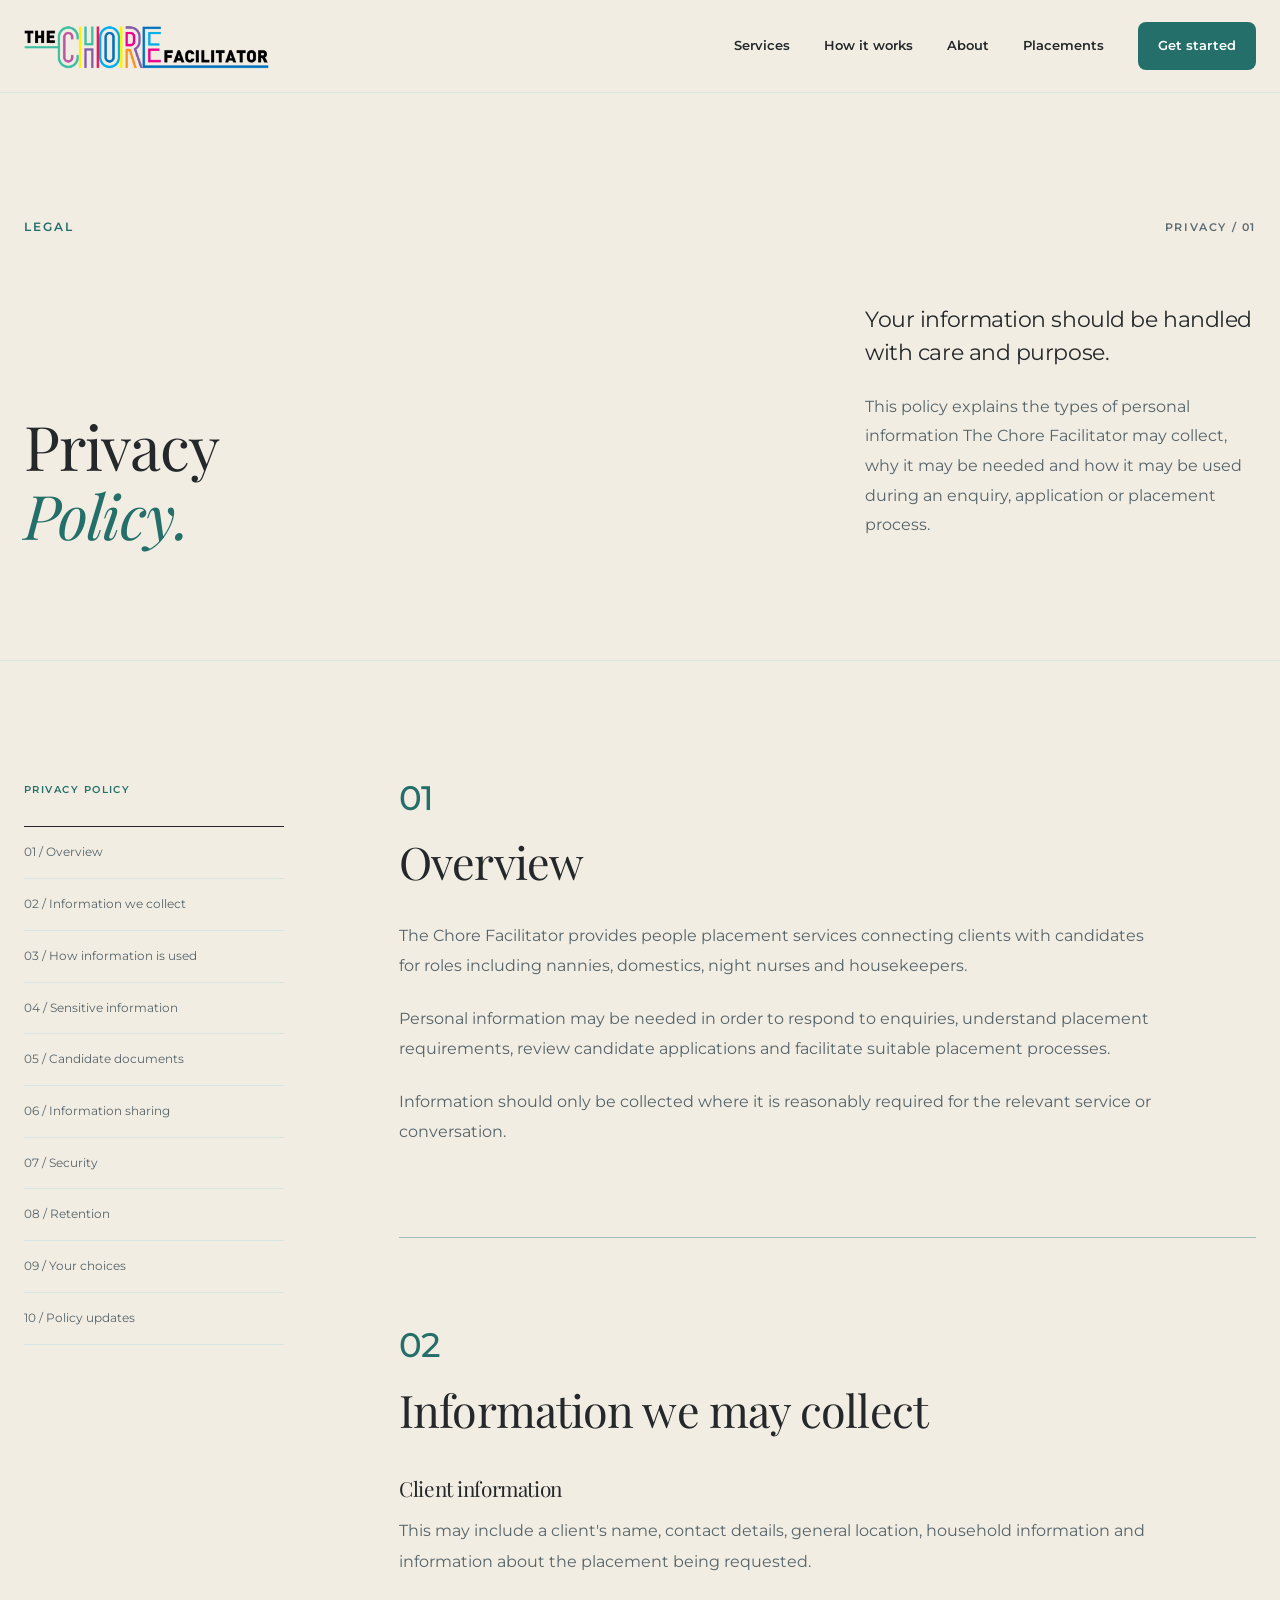
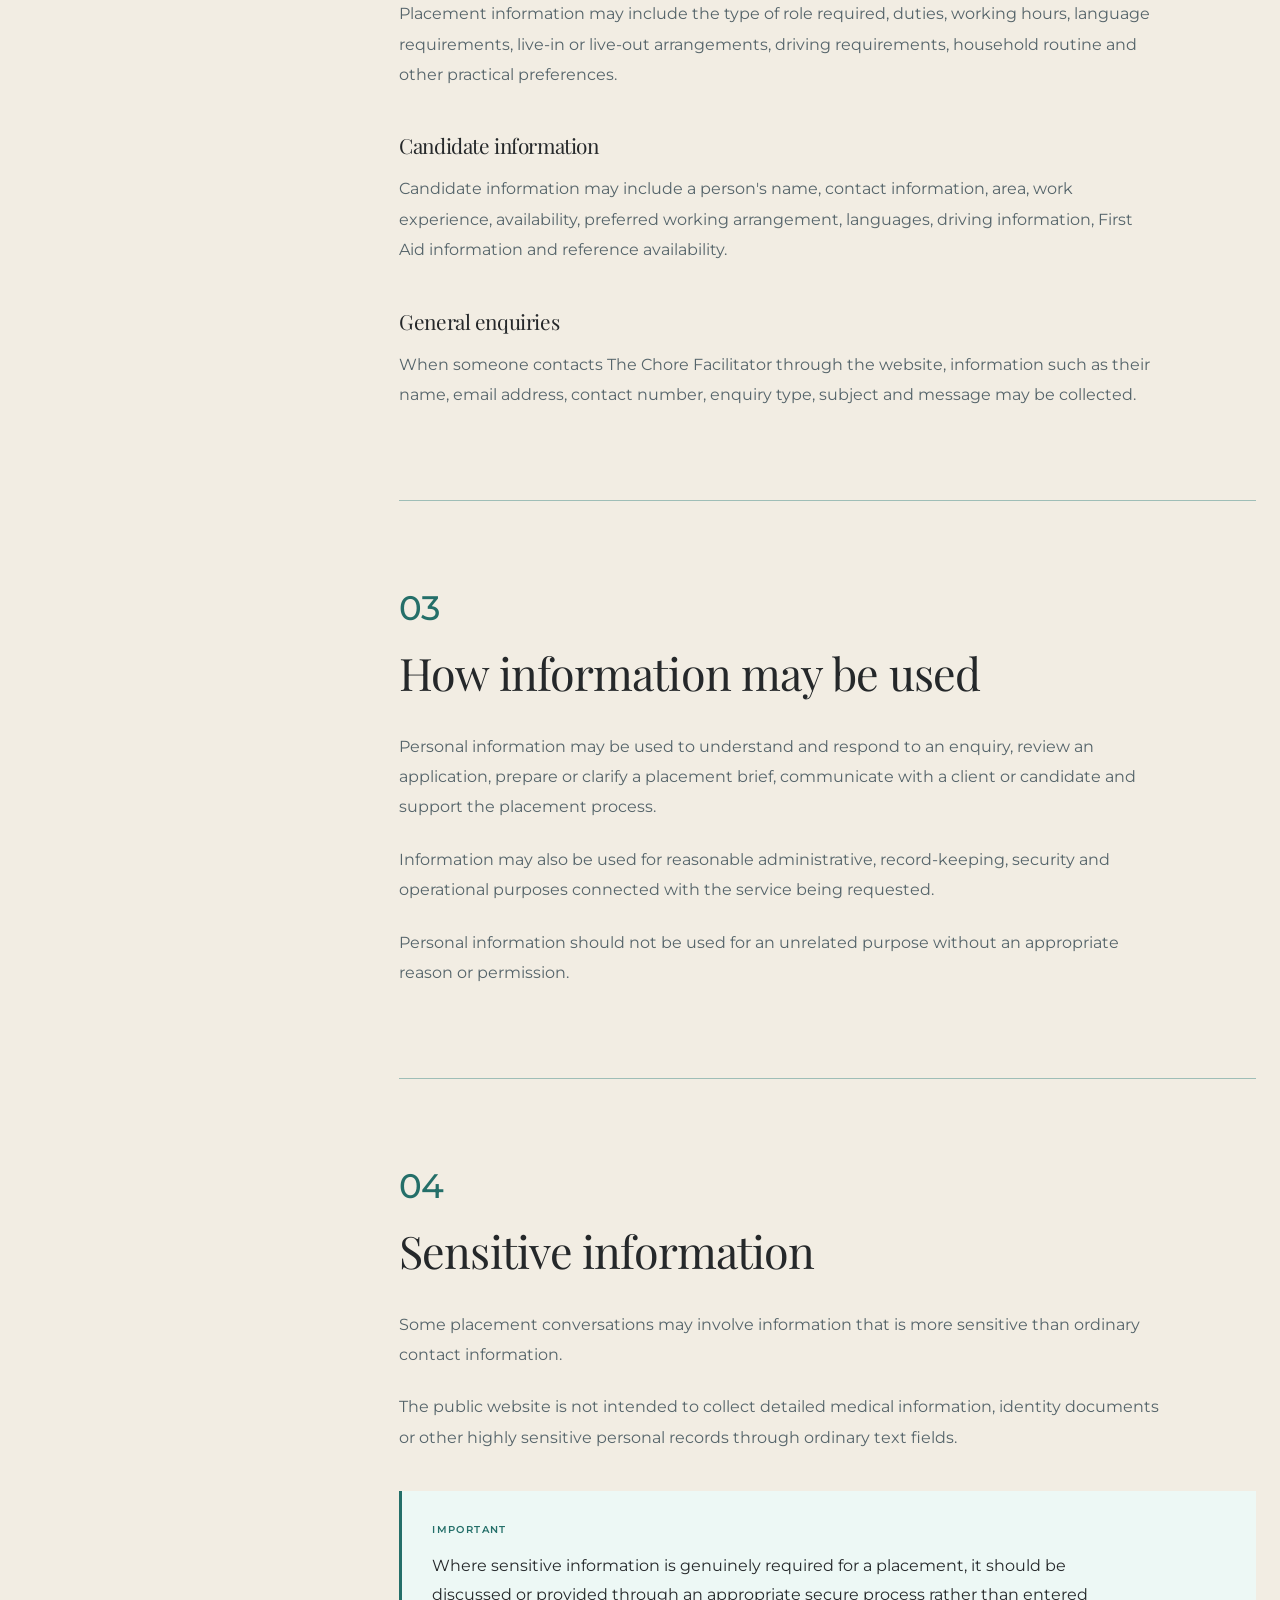
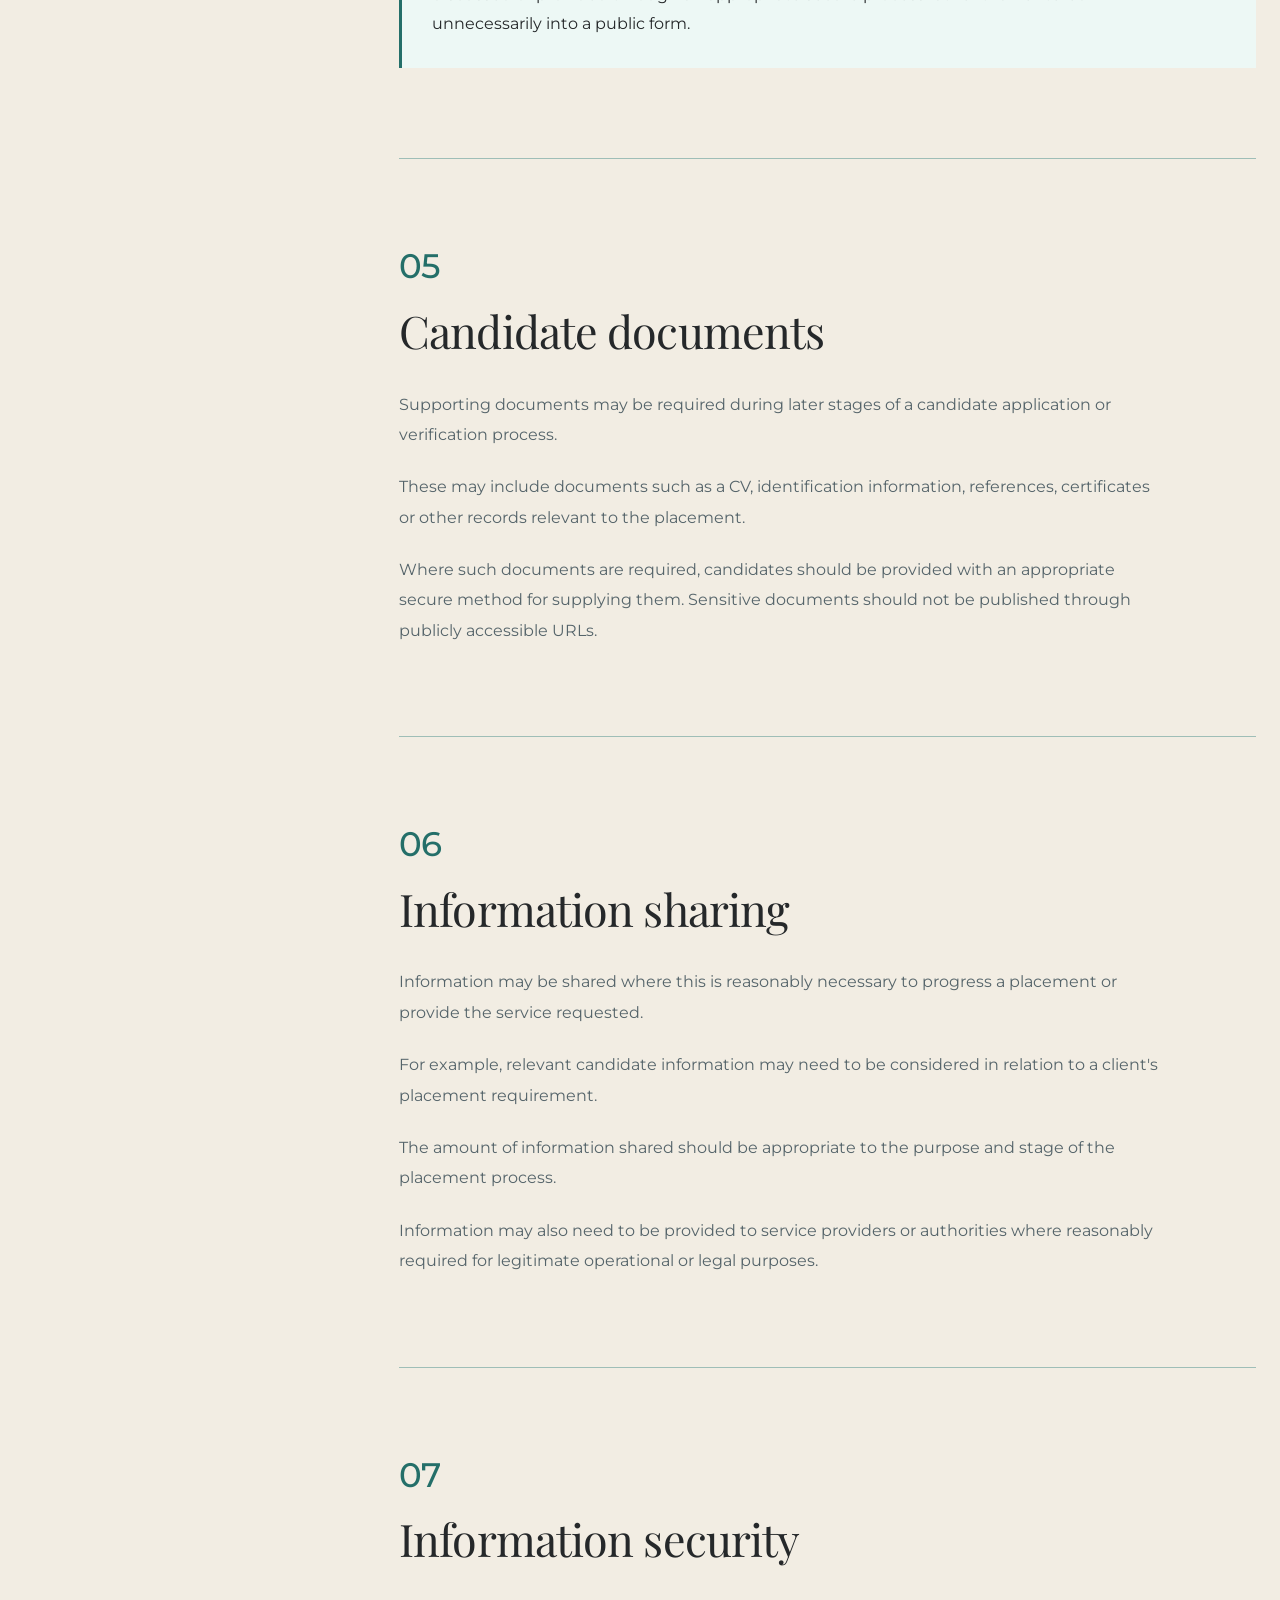
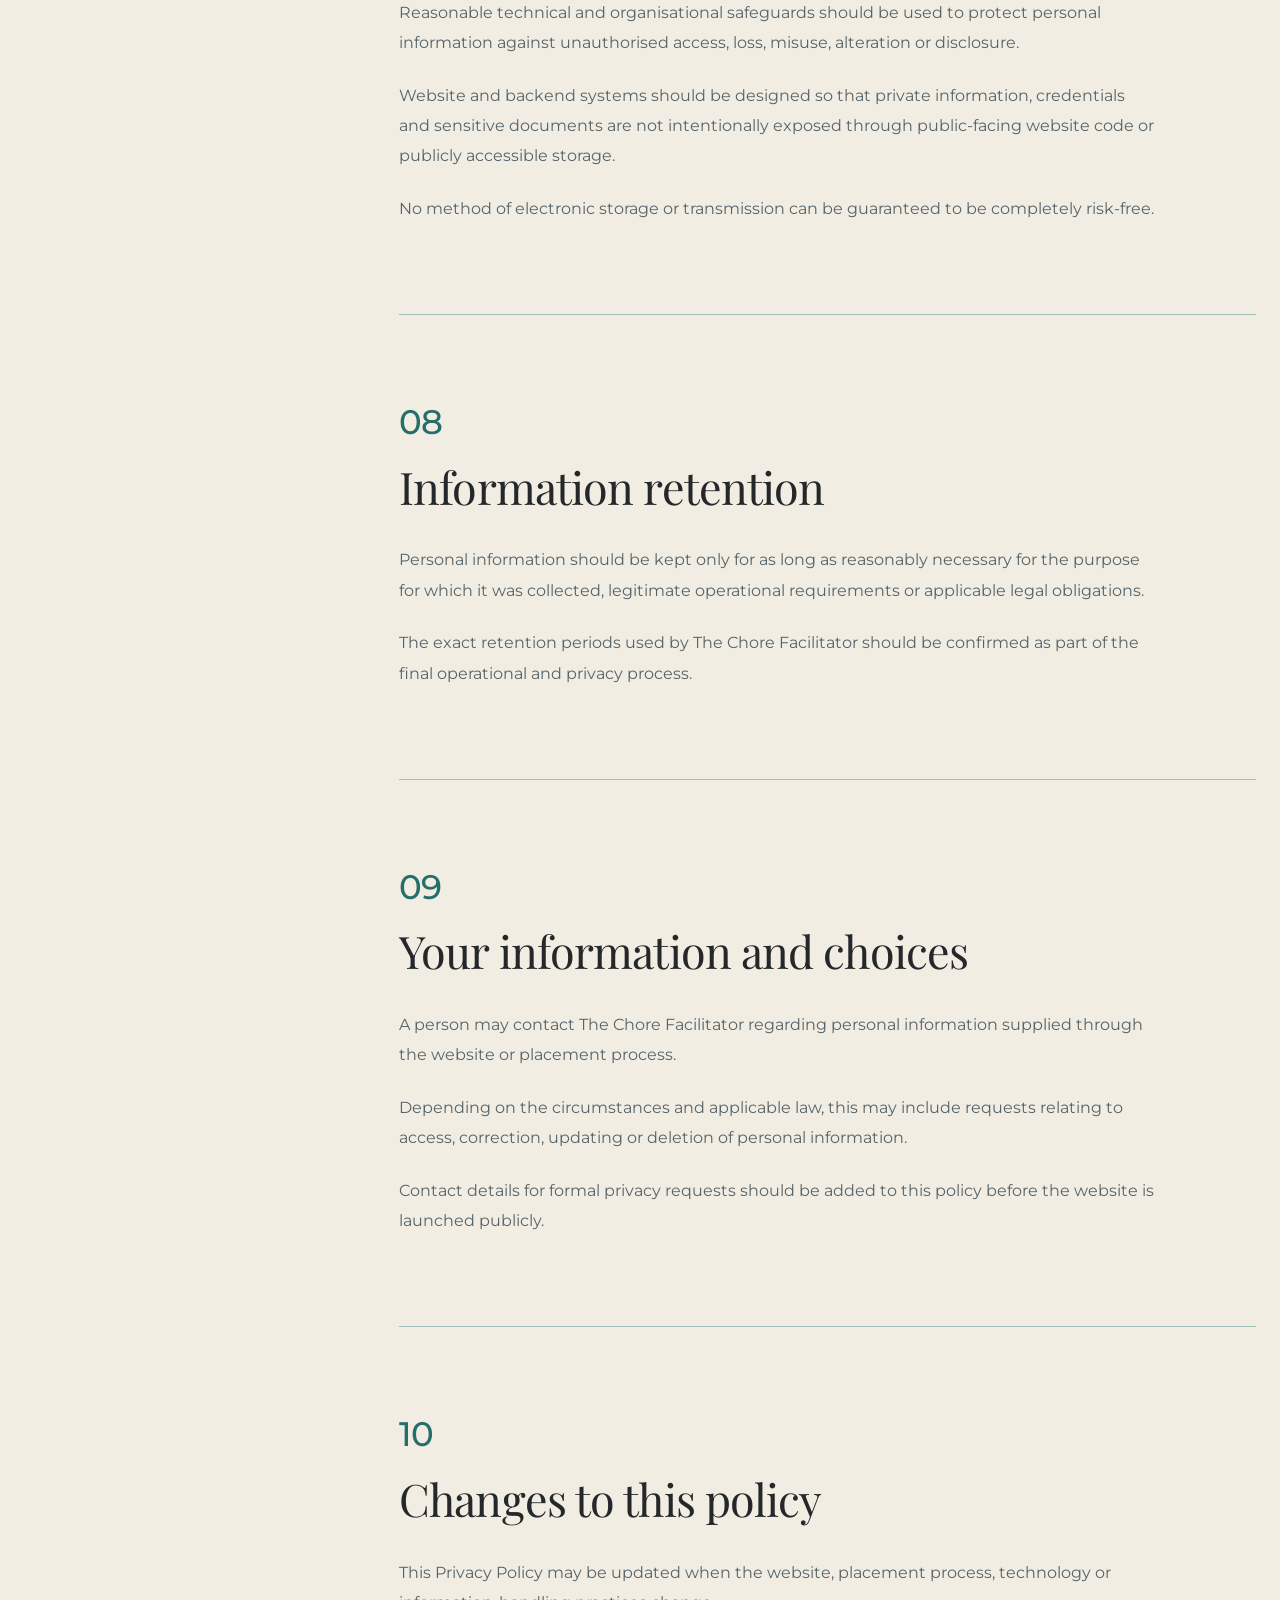
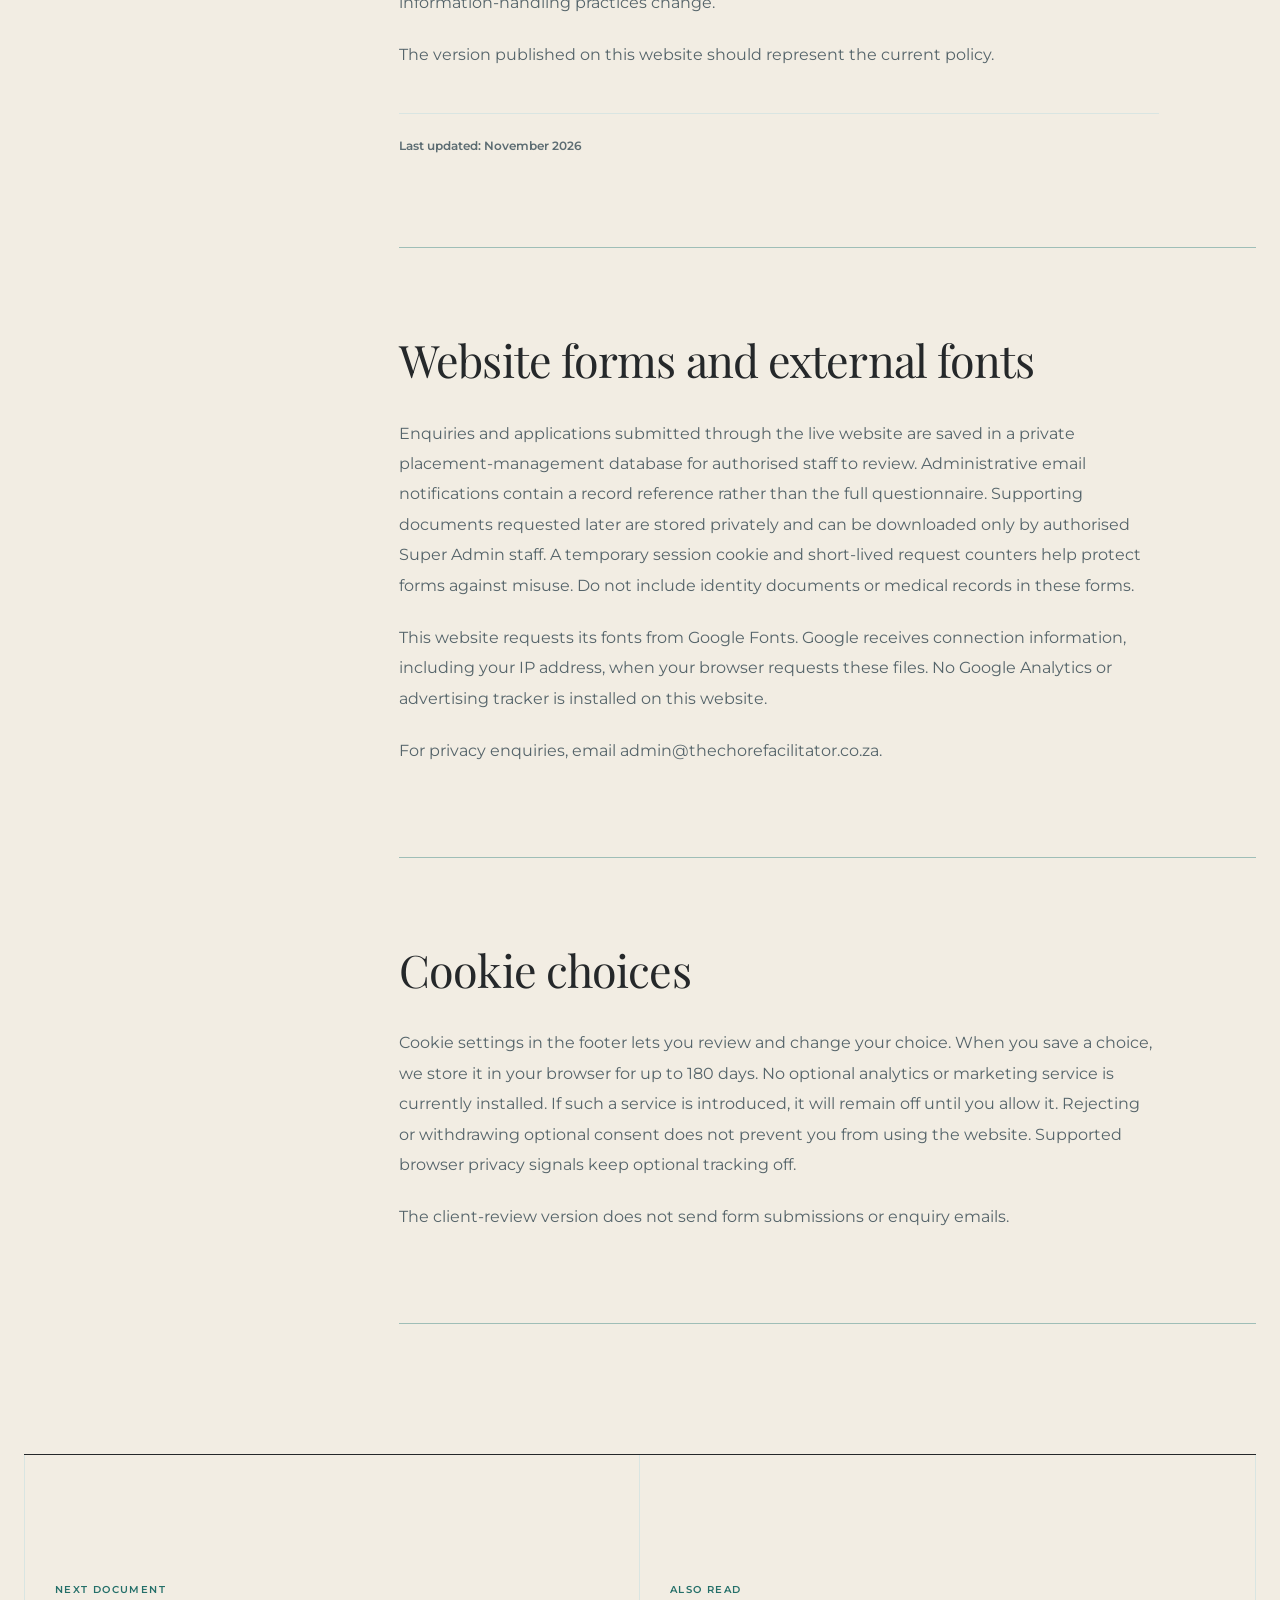
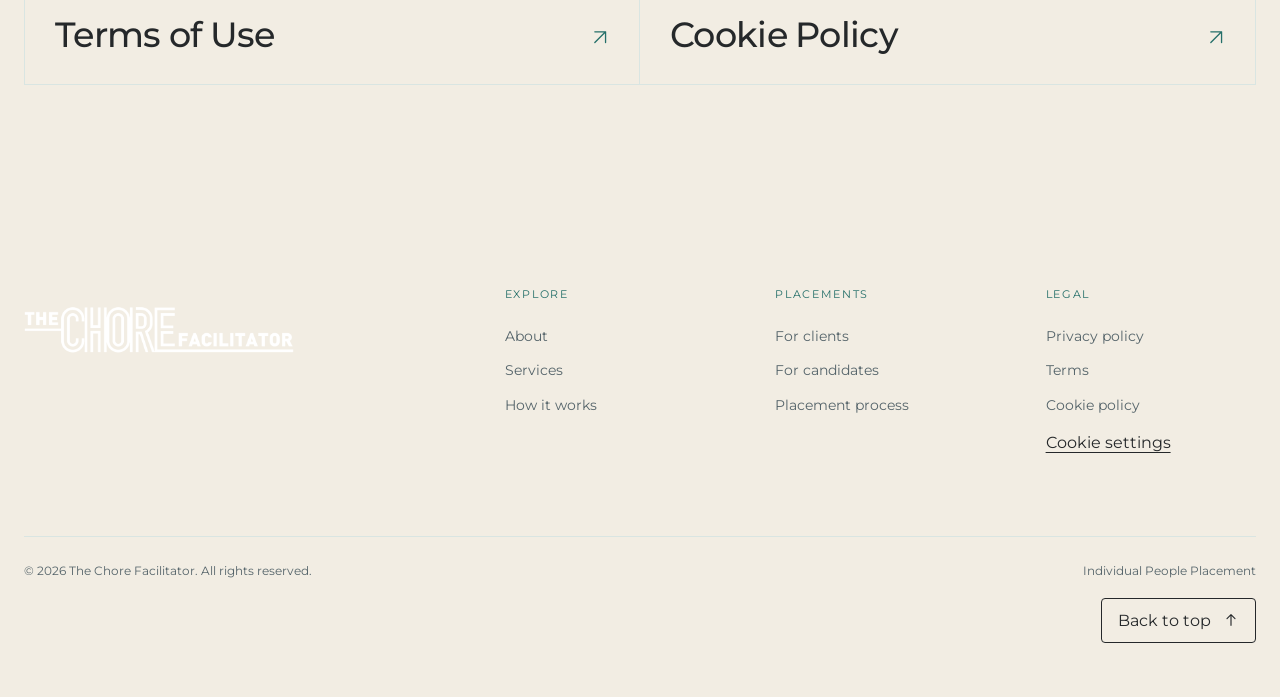
<file: privacy.html>
<!DOCTYPE html>
<html lang="en-ZA">

<head>

    <meta charset="UTF-8">

    <meta
        name="viewport"
        content="width=device-width, initial-scale=1.0"
    >

    <meta
        name="description"
        content="Privacy Policy for The Chore Facilitator."
    >

    <meta
        name="theme-color"
        content="#ffffff"
    >

    <title>
        Privacy Policy | The Chore Facilitator
    </title>


    <!-- GLOBAL WEBSITE CSS -->
    <link
        rel="stylesheet"
        href="style.css"
    >


    <!-- SHARED LEGAL CSS -->
    <link
        rel="stylesheet"
        href="legal.css"
    >


    <link rel="icon" type="image/png" sizes="32x32" href="images/favicon-32.png">
    <link rel="apple-touch-icon" sizes="180x180" href="images/apple-touch-icon.png">
    <link rel="canonical" href="https://thechorefacilitator.co.za/privacy.html">
    <meta property="og:type" content="website">
    <meta property="og:site_name" content="The Chore Facilitator">
    <meta property="og:locale" content="en_ZA">
    <meta property="og:title" content="Privacy Policy | The Chore Facilitator">
    <meta property="og:description" content="Privacy Policy for The Chore Facilitator.">
    <meta property="og:url" content="https://thechorefacilitator.co.za/privacy.html">
    <meta property="og:image" content="https://thechorefacilitator.co.za/images/social-share.png">
    <meta property="og:image:alt" content="The Chore Facilitator logo">
    <meta property="og:image:width" content="1200">
    <meta property="og:image:height" content="630">
    <meta name="twitter:card" content="summary_large_image">
    <link rel="stylesheet" href="site-essentials.css">
</head>


<body class="legal-page">


    <!-- =========================================================
         ACCESSIBILITY
    ========================================================== -->

    <a
        href="#main-content"
        class="skip-link"
    >
        Skip to main content
    </a>



    <!-- =========================================================
         HEADER
    ========================================================== -->

    <header class="site-header">

        <div class="container nav-wrap">


            <a
                href="index.html"
                class="brand"
                aria-label="The Chore Facilitator home"
            >

                <img
                    src="images/chore-logo.png"
                    alt="The Chore Facilitator"
                 width="800" height="200" decoding="async">

            </a>



            <button type="button"
                class="menu-toggle"
                id="menuToggle"
                aria-label="Open navigation"
                aria-expanded="false"
                aria-controls="mainNav"
            >

                <span></span>
                <span></span>

            </button>



            <nav
                class="main-nav"
                id="mainNav"
                aria-label="Main navigation"
            >

                <a href="services.html">
                    Services
                </a>

                <a href="how-it-works.html">
                    How it works
                </a>

                <a href="about.html">
                    About
                </a>

                <a href="placements.html">
                    Placements
                </a>

                <a
                    href="contact.html"
                    class="nav-cta"
                >
                    Get started
                </a>

            </nav>


        </div>

    </header>



    <!-- =========================================================
         MAIN
    ========================================================== -->

    <main id="main-content" tabindex="-1">



        <!-- =====================================================
             HERO
        ====================================================== -->

        <section class="legal-hero">

            <div class="container">


                <div class="legal-hero-meta">

                    <span class="section-label">
                        LEGAL
                    </span>

                    <span class="legal-document-code">
                        PRIVACY / 01
                    </span>

                </div>



                <div class="legal-hero-grid">


                    <div>

                        <h1>
                            Privacy
                            <span>Policy.</span>
                        </h1>

                    </div>



                    <div class="legal-hero-copy">

                        <p class="legal-hero-lead">

                            Your information should be handled
                            with care and purpose.

                        </p>


                        <p>

                            This policy explains the types of
                            personal information The Chore Facilitator
                            may collect, why it may be needed and how
                            it may be used during an enquiry,
                            application or placement process.

                        </p>

                    </div>


                </div>


            </div>

        </section>



        <!-- =====================================================
             DOCUMENT
        ====================================================== -->

        <section class="legal-document">

            <div class="container legal-layout">


                <!-- =============================================
                     NAVIGATION
                ============================================== -->

                <aside class="legal-nav">

                    <span>
                        PRIVACY POLICY
                    </span>


                    <nav aria-label="Privacy policy sections">

                        <a href="#overview">
                            01 / Overview
                        </a>

                        <a href="#information">
                            02 / Information we collect
                        </a>

                        <a href="#use">
                            03 / How information is used
                        </a>

                        <a href="#sensitive">
                            04 / Sensitive information
                        </a>

                        <a href="#documents">
                            05 / Candidate documents
                        </a>

                        <a href="#sharing">
                            06 / Information sharing
                        </a>

                        <a href="#security">
                            07 / Security
                        </a>

                        <a href="#retention">
                            08 / Retention
                        </a>

                        <a href="#rights">
                            09 / Your choices
                        </a>

                        <a href="#updates">
                            10 / Policy updates
                        </a>

                    </nav>

                </aside>



                <!-- =============================================
                     CONTENT
                ============================================== -->

                <article class="legal-content">


                    <!-- 01 -->

                    <section
                        class="legal-section"
                        id="overview"
                    >

                        <span class="legal-number">
                            01
                        </span>


                        <h2>
                            Overview
                        </h2>


                        <p>

                            The Chore Facilitator provides people
                            placement services connecting clients
                            with candidates for roles including
                            nannies, domestics, night nurses and
                            housekeepers.

                        </p>


                        <p>

                            Personal information may be needed in
                            order to respond to enquiries, understand
                            placement requirements, review candidate
                            applications and facilitate suitable
                            placement processes.

                        </p>


                        <p>

                            Information should only be collected
                            where it is reasonably required for
                            the relevant service or conversation.

                        </p>

                    </section>



                    <!-- 02 -->

                    <section
                        class="legal-section"
                        id="information"
                    >

                        <span class="legal-number">
                            02
                        </span>


                        <h2>
                            Information we may collect
                        </h2>


                        <h3>
                            Client information
                        </h3>


                        <p>

                            This may include a client's name,
                            contact details, general location,
                            household information and information
                            about the placement being requested.

                        </p>


                        <p>

                            Placement information may include the
                            type of role required, duties, working
                            hours, language requirements, live-in
                            or live-out arrangements, driving
                            requirements, household routine and
                            other practical preferences.

                        </p>


                        <h3>
                            Candidate information
                        </h3>


                        <p>

                            Candidate information may include a
                            person's name, contact information,
                            area, work experience, availability,
                            preferred working arrangement,
                            languages, driving information,
                            First Aid information and reference
                            availability.

                        </p>


                        <h3>
                            General enquiries
                        </h3>


                        <p>

                            When someone contacts The Chore
                            Facilitator through the website,
                            information such as their name,
                            email address, contact number,
                            enquiry type, subject and message
                            may be collected.

                        </p>

                    </section>



                    <!-- 03 -->

                    <section
                        class="legal-section"
                        id="use"
                    >

                        <span class="legal-number">
                            03
                        </span>


                        <h2>
                            How information may be used
                        </h2>


                        <p>

                            Personal information may be used to
                            understand and respond to an enquiry,
                            review an application, prepare or clarify
                            a placement brief, communicate with a
                            client or candidate and support the
                            placement process.

                        </p>


                        <p>

                            Information may also be used for reasonable
                            administrative, record-keeping, security
                            and operational purposes connected with
                            the service being requested.

                        </p>


                        <p>

                            Personal information should not be used
                            for an unrelated purpose without an
                            appropriate reason or permission.

                        </p>

                    </section>



                    <!-- 04 -->

                    <section
                        class="legal-section"
                        id="sensitive"
                    >

                        <span class="legal-number">
                            04
                        </span>


                        <h2>
                            Sensitive information
                        </h2>


                        <p>

                            Some placement conversations may involve
                            information that is more sensitive than
                            ordinary contact information.

                        </p>


                        <p>

                            The public website is not intended to
                            collect detailed medical information,
                            identity documents or other highly
                            sensitive personal records through
                            ordinary text fields.

                        </p>


                        <div class="legal-callout">

                            <span>
                                IMPORTANT
                            </span>


                            <p>

                                Where sensitive information is genuinely
                                required for a placement, it should be
                                discussed or provided through an
                                appropriate secure process rather than
                                entered unnecessarily into a public form.

                            </p>

                        </div>

                    </section>



                    <!-- 05 -->

                    <section
                        class="legal-section"
                        id="documents"
                    >

                        <span class="legal-number">
                            05
                        </span>


                        <h2>
                            Candidate documents
                        </h2>


                        <p>

                            Supporting documents may be required
                            during later stages of a candidate
                            application or verification process.

                        </p>


                        <p>

                            These may include documents such as a CV,
                            identification information, references,
                            certificates or other records relevant
                            to the placement.

                        </p>


                        <p>

                            Where such documents are required,
                            candidates should be provided with an
                            appropriate secure method for supplying
                            them. Sensitive documents should not be
                            published through publicly accessible URLs.

                        </p>

                    </section>



                    <!-- 06 -->

                    <section
                        class="legal-section"
                        id="sharing"
                    >

                        <span class="legal-number">
                            06
                        </span>


                        <h2>
                            Information sharing
                        </h2>


                        <p>

                            Information may be shared where this is
                            reasonably necessary to progress a placement
                            or provide the service requested.

                        </p>


                        <p>

                            For example, relevant candidate information
                            may need to be considered in relation to a
                            client's placement requirement.

                        </p>


                        <p>

                            The amount of information shared should be
                            appropriate to the purpose and stage of the
                            placement process.

                        </p>


                        <p>

                            Information may also need to be provided to
                            service providers or authorities where
                            reasonably required for legitimate operational
                            or legal purposes.

                        </p>

                    </section>



                    <!-- 07 -->

                    <section
                        class="legal-section"
                        id="security"
                    >

                        <span class="legal-number">
                            07
                        </span>


                        <h2>
                            Information security
                        </h2>


                        <p>

                            Reasonable technical and organisational
                            safeguards should be used to protect personal
                            information against unauthorised access,
                            loss, misuse, alteration or disclosure.

                        </p>


                        <p>

                            Website and backend systems should be designed
                            so that private information, credentials and
                            sensitive documents are not intentionally
                            exposed through public-facing website code
                            or publicly accessible storage.

                        </p>


                        <p>

                            No method of electronic storage or
                            transmission can be guaranteed to be
                            completely risk-free.

                        </p>

                    </section>



                    <!-- 08 -->

                    <section
                        class="legal-section"
                        id="retention"
                    >

                        <span class="legal-number">
                            08
                        </span>


                        <h2>
                            Information retention
                        </h2>


                        <p>

                            Personal information should be kept only
                            for as long as reasonably necessary for
                            the purpose for which it was collected,
                            legitimate operational requirements or
                            applicable legal obligations.

                        </p>


                        <p>

                            The exact retention periods used by
                            The Chore Facilitator should be confirmed
                            as part of the final operational and
                            privacy process.

                        </p>

                    </section>



                    <!-- 09 -->

                    <section
                        class="legal-section"
                        id="rights"
                    >

                        <span class="legal-number">
                            09
                        </span>


                        <h2>
                            Your information and choices
                        </h2>


                        <p>

                            A person may contact The Chore Facilitator
                            regarding personal information supplied
                            through the website or placement process.

                        </p>


                        <p>

                            Depending on the circumstances and applicable
                            law, this may include requests relating to
                            access, correction, updating or deletion
                            of personal information.

                        </p>


                        <p>

                            Contact details for formal privacy requests
                            should be added to this policy before the
                            website is launched publicly.

                        </p>

                    </section>



                    <!-- 10 -->

                    <section
                        class="legal-section"
                        id="updates"
                    >

                        <span class="legal-number">
                            10
                        </span>


                        <h2>
                            Changes to this policy
                        </h2>


                        <p>

                            This Privacy Policy may be updated when
                            the website, placement process, technology
                            or information-handling practices change.

                        </p>


                        <p>

                            The version published on this website
                            should represent the current policy.

                        </p>


                        <p class="legal-last-updated">
                            Last updated: November 2026
                        </p>

                    </section>


                <section class="legal-section"><h2>Website forms and external fonts</h2><p>Enquiries and applications submitted through the live website are saved in a private placement-management database for authorised staff to review. Administrative email notifications contain a record reference rather than the full questionnaire. Supporting documents requested later are stored privately and can be downloaded only by authorised Super Admin staff. A temporary session cookie and short-lived request counters help protect forms against misuse. Do not include identity documents or medical records in these forms.</p><p>This website requests its fonts from Google Fonts. Google receives connection information, including your IP address, when your browser requests these files. No Google Analytics or advertising tracker is installed on this website.</p><p>For privacy enquiries, email <a href="mailto:admin@thechorefacilitator.co.za">admin@thechorefacilitator.co.za</a>.</p></section><section class="legal-section"><h2>Cookie choices</h2><p>Cookie settings in the footer lets you review and change your choice. When you save a choice, we store it in your browser for up to 180 days. No optional analytics or marketing service is currently installed. If such a service is introduced, it will remain off until you allow it. Rejecting or withdrawing optional consent does not prevent you from using the website. Supported browser privacy signals keep optional tracking off.</p><p>The client-review version does not send form submissions or enquiry emails.</p></section></article>


            </div>

        </section>



        <!-- =====================================================
             LEGAL NAVIGATION
        ====================================================== -->

        <section class="legal-next">

            <div class="container legal-next-grid">


                <a href="terms.html">

                    <span>
                        NEXT DOCUMENT
                    </span>

                    <strong>
                        Terms of Use
                    </strong>

                    <span>
                        <svg class="site-arrow" xmlns="http://www.w3.org/2000/svg" viewBox="0 0 24 24" width="16" height="16" fill="none" stroke="currentColor" stroke-width="1.7" stroke-linecap="round" stroke-linejoin="round" aria-hidden="true" focusable="false"><path d="M5 19 19 5M5 5h14v14"/></svg>
                    </span>

                </a>


                <a href="cookies.html">

                    <span>
                        ALSO READ
                    </span>

                    <strong>
                        Cookie Policy
                    </strong>

                    <span>
                        <svg class="site-arrow" xmlns="http://www.w3.org/2000/svg" viewBox="0 0 24 24" width="16" height="16" fill="none" stroke="currentColor" stroke-width="1.7" stroke-linecap="round" stroke-linejoin="round" aria-hidden="true" focusable="false"><path d="M5 19 19 5M5 5h14v14"/></svg>
                    </span>

                </a>


            </div>

        </section>


    </main>



    <!-- =========================================================
         FOOTER
    ========================================================== -->

    <footer class="footer">

        <div class="container footer-grid">


            <div class="footer-brand">

                <a
                    href="index.html"
                    aria-label="The Chore Facilitator home"
                >

                    <img
                        src="images/chore-logo.png"
                        alt="The Chore Facilitator"
                     width="800" height="200" decoding="async">

                </a>

            </div>



            <div>

                <p class="footer-label">
                    Explore
                </p>

                <a href="about.html">About</a>

                <a href="services.html">Services</a>

                <a href="how-it-works.html">How it works</a>

            </div>



            <div>

                <p class="footer-label">
                    Placements
                </p>

                <a href="for-clients.html">For clients</a>

                <a href="apply.html">For candidates</a>

                <a href="placements.html">Placement process</a>

            </div>



            <div>

                <p class="footer-label">
                    Legal
                </p>

                <a href="privacy.html">Privacy policy</a>

                <a href="terms.html">Terms</a>

                <a href="cookies.html">Cookie policy</a>
                <button type="button" class="cookie-settings" data-cookie-settings>Cookie settings</button>

            </div>


        </div>



        <div class="container footer-bottom">

            <p>
                ©
                <span id="year"></span>
                The Chore Facilitator.
                All rights reserved.
            </p>


            <p>
                Individual People Placement
            </p>

        </div>

        <div class="container back-top-row"><a class="back-to-top" href="#main-content" data-back-to-top aria-label="Back to top">Back to top <span aria-hidden="true"><svg class="site-arrow" xmlns="http://www.w3.org/2000/svg" viewBox="0 0 24 24" width="16" height="16" fill="none" stroke="currentColor" stroke-width="1.7" stroke-linecap="round" stroke-linejoin="round" aria-hidden="true" focusable="false"><path d="M12 20V4M6 10l6-6 6 6"/></svg></span></a></div>
    </footer>


    <script src="script.js" defer></script>
    <script src="site-essentials.js" defer></script>
    <script src="consent.js" defer></script>


</body>

</html>
</file>
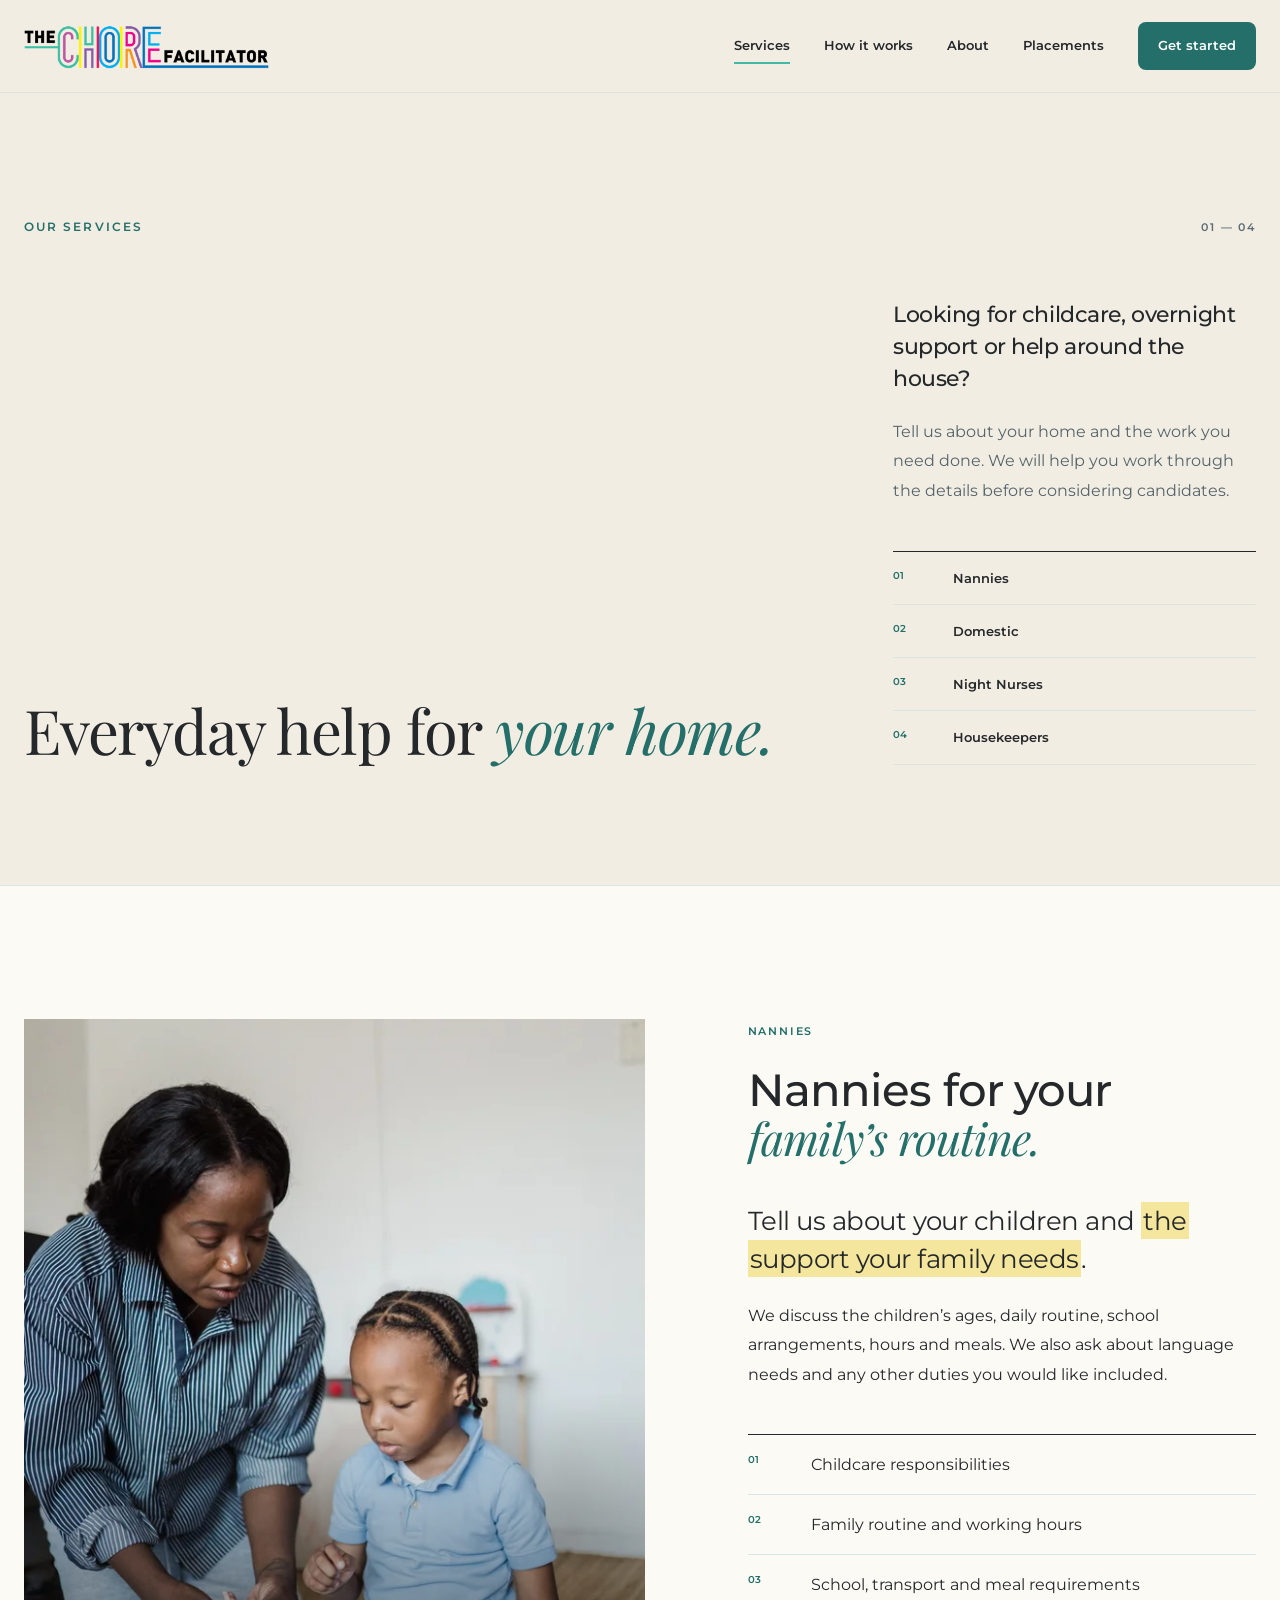
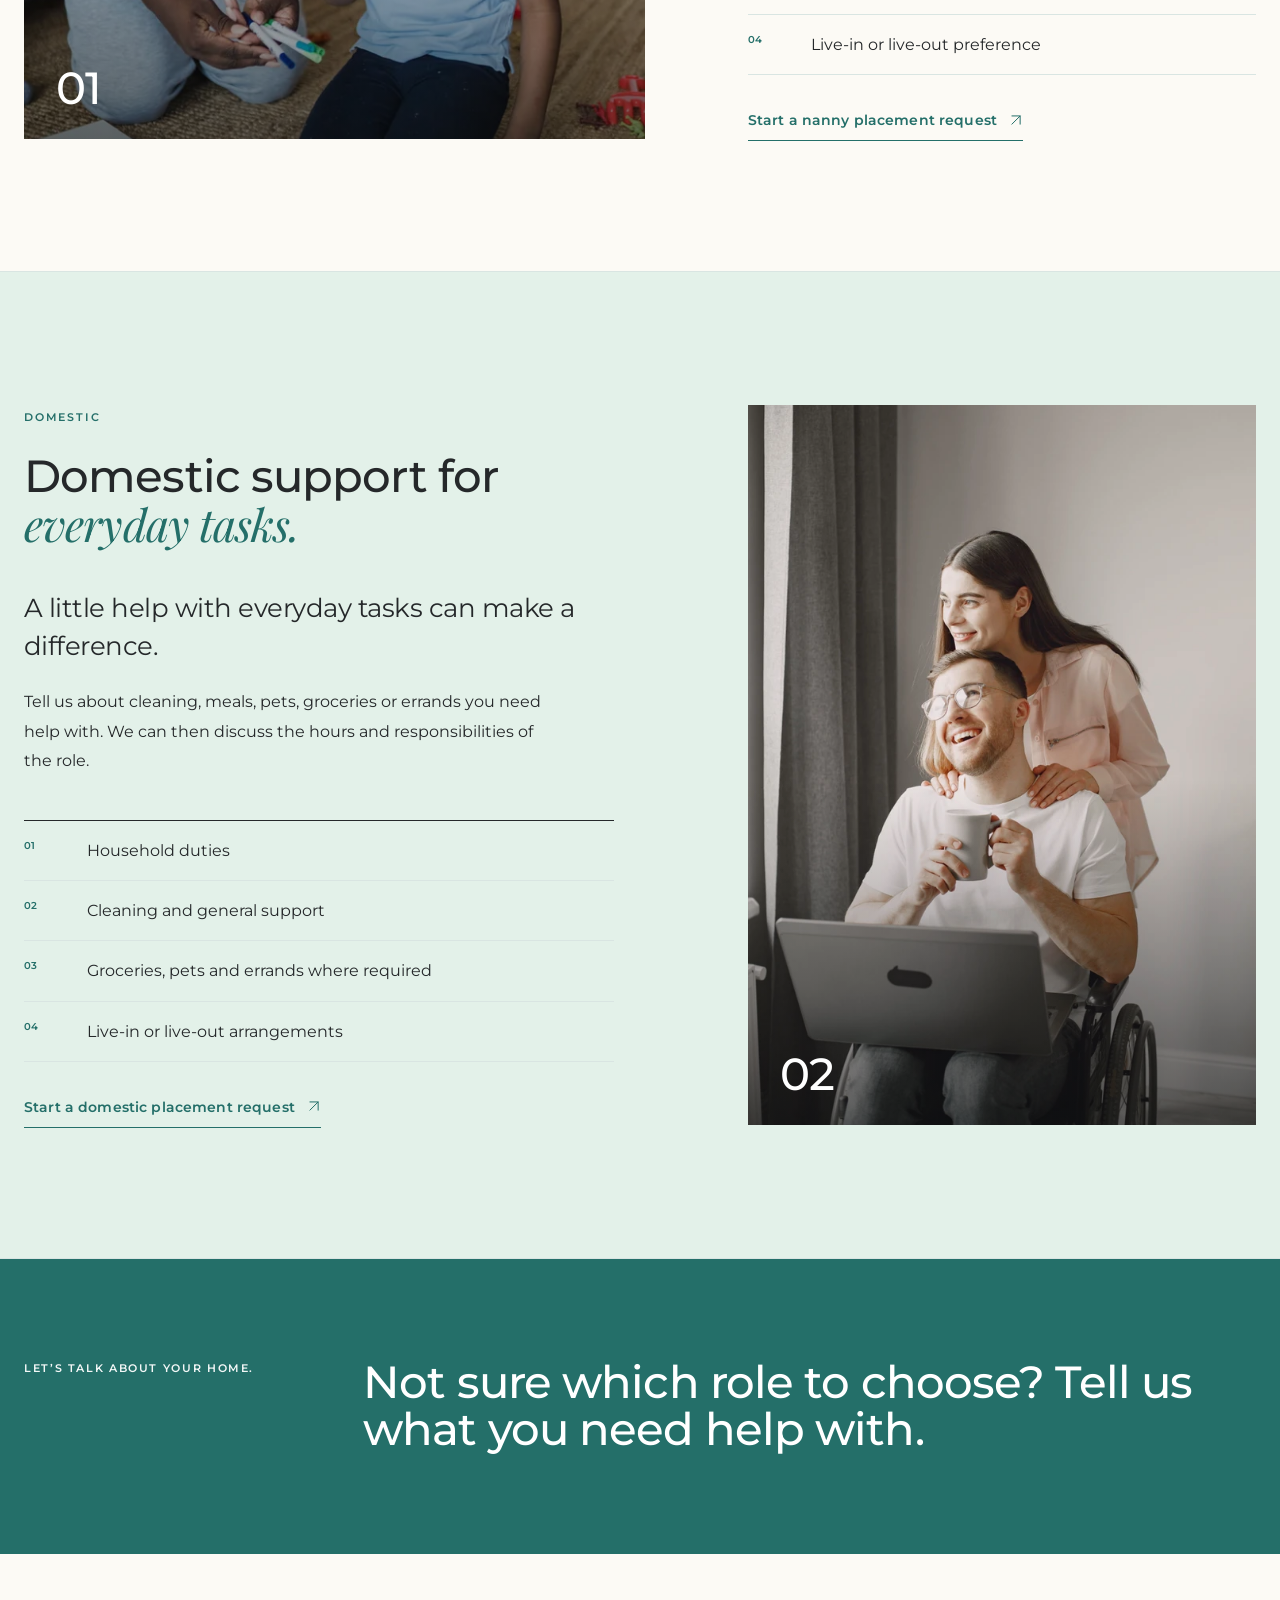
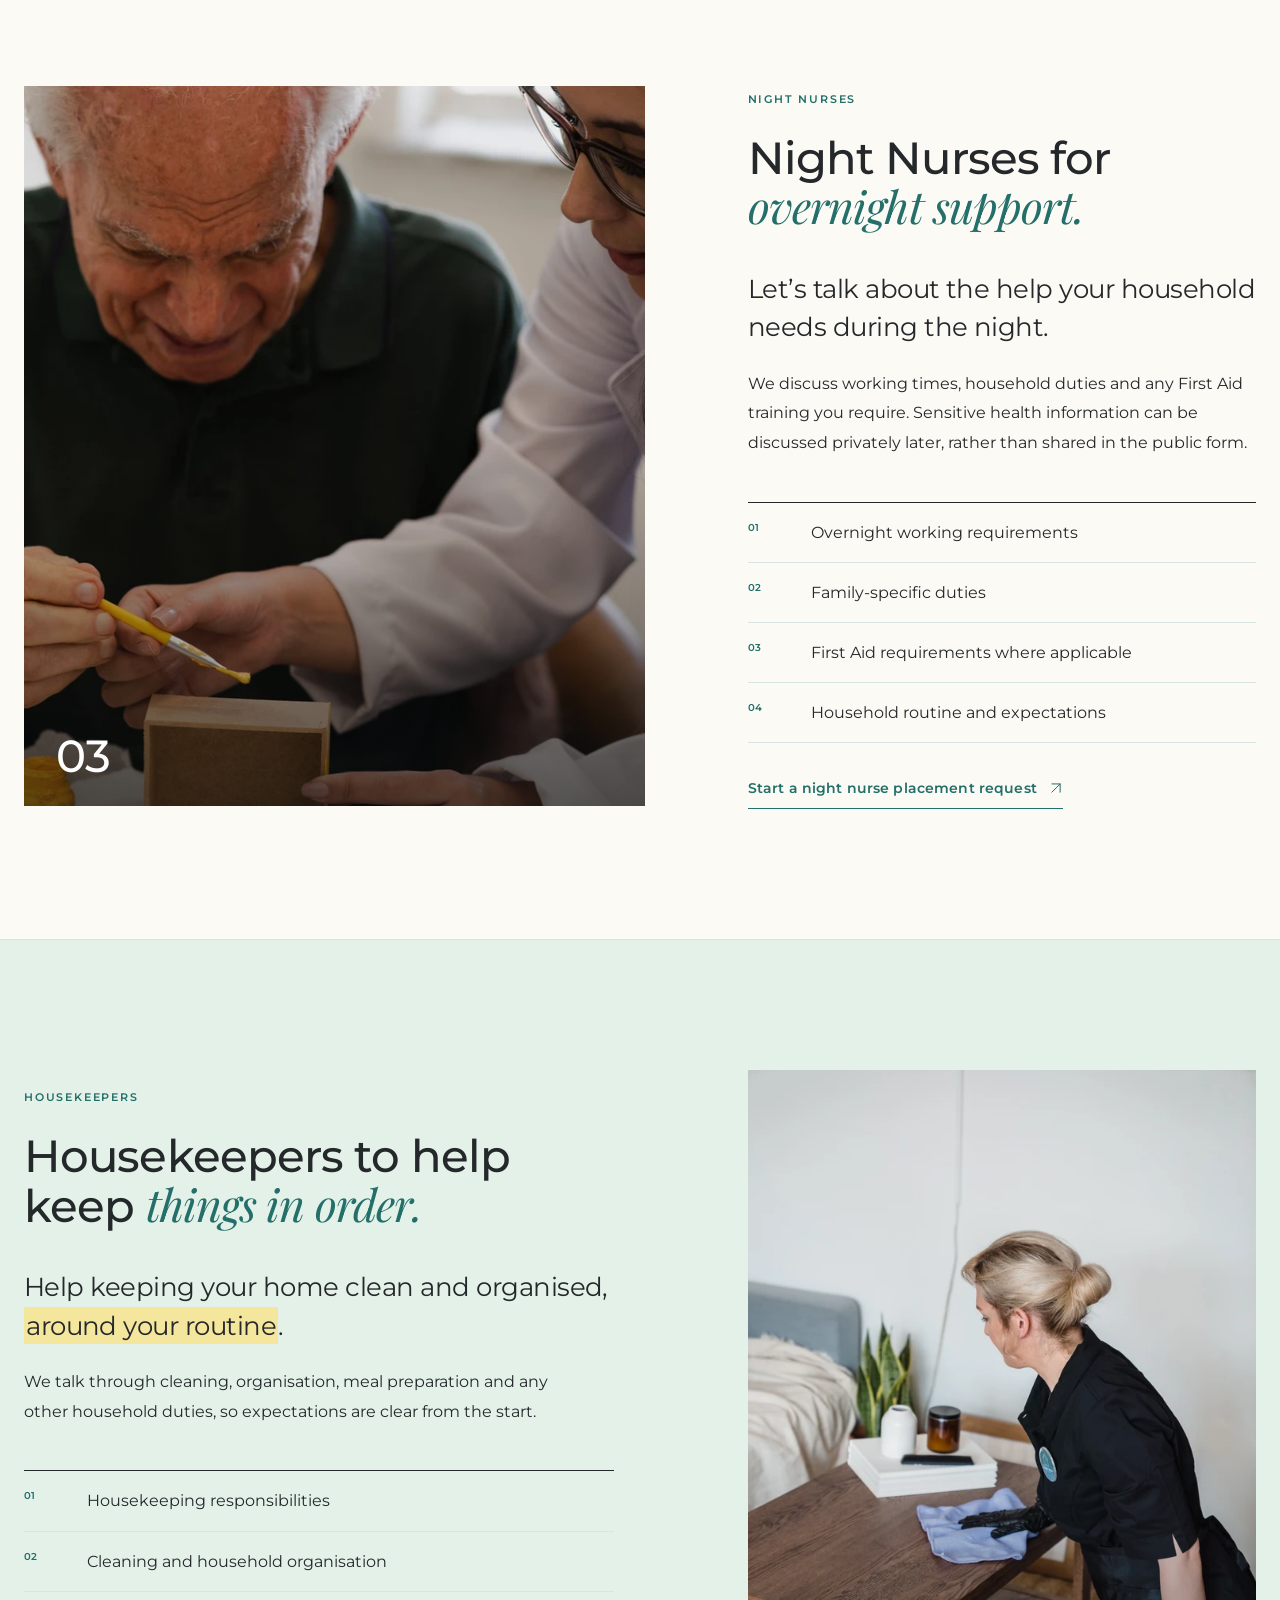
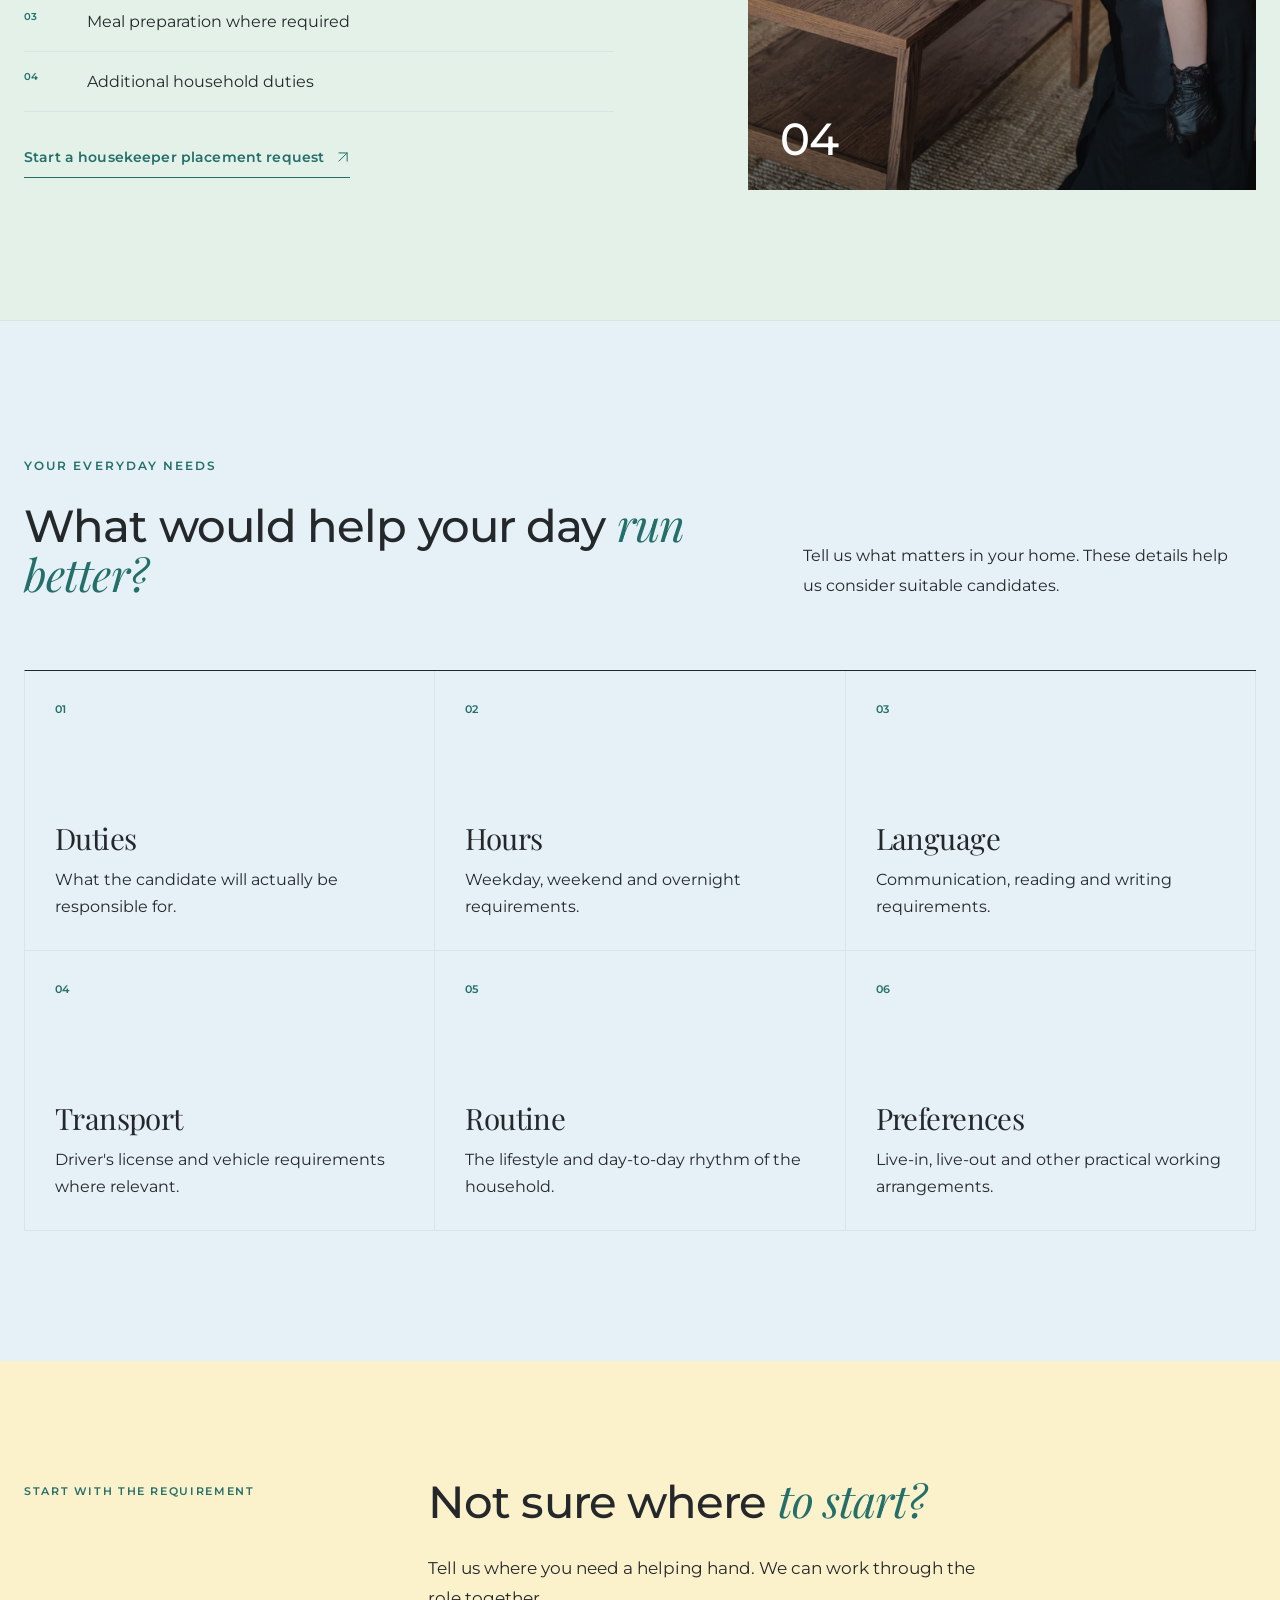
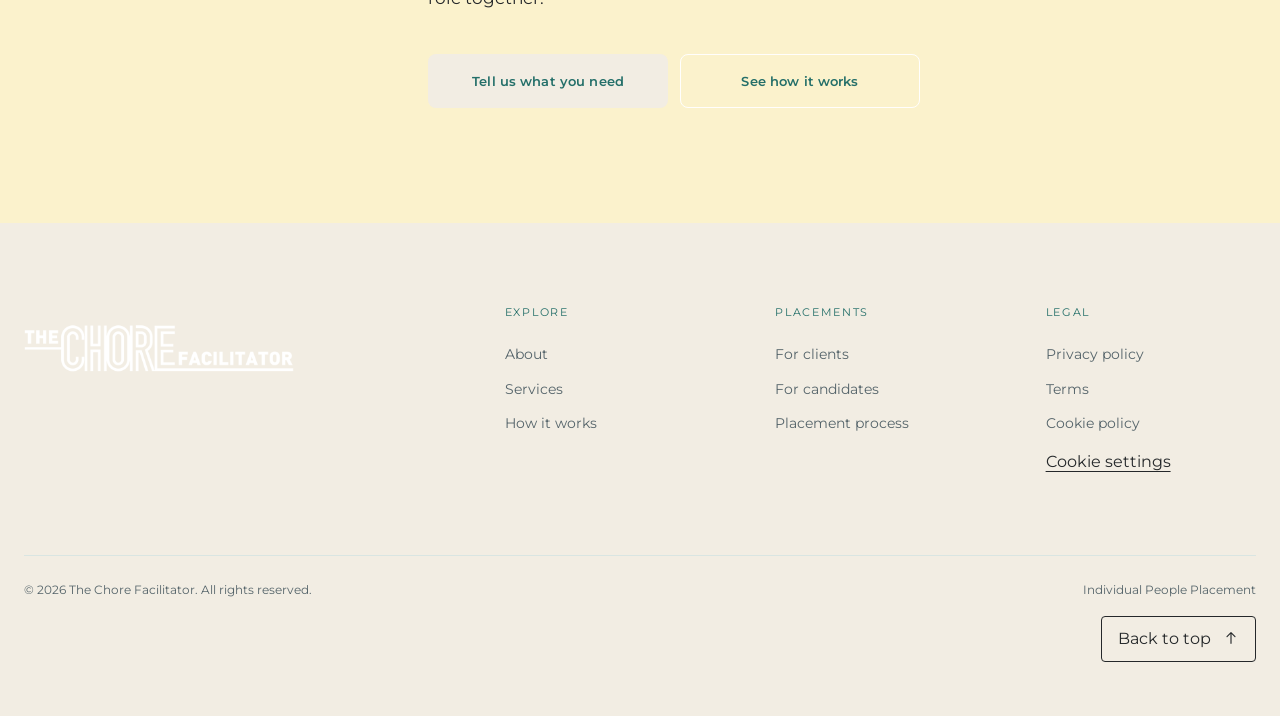
<file: services.html>
<!DOCTYPE html>
<html lang="en-ZA">

<head>

    <meta charset="UTF-8">

    <meta
        name="viewport"
        content="width=device-width, initial-scale=1.0"
    >

    <meta
        name="description"
        content="Explore nanny, domestic, night nurse and housekeeper placement services from The Chore Facilitator."
    >

    <meta
        name="theme-color"
        content="#ffffff"
    >

    <title>
        Services | The Chore Facilitator
    </title>


    <!-- GLOBAL WEBSITE CSS -->
    <link
        rel="stylesheet"
        href="style.css"
    >


    <!-- SERVICES PAGE CSS -->
    <link
        rel="stylesheet"
        href="services.css"
    >


    <link rel="icon" type="image/png" sizes="32x32" href="images/favicon-32.png">
    <link rel="apple-touch-icon" sizes="180x180" href="images/apple-touch-icon.png">
    <link rel="canonical" href="https://thechorefacilitator.co.za/services.html">
    <meta property="og:type" content="website">
    <meta property="og:site_name" content="The Chore Facilitator">
    <meta property="og:locale" content="en_ZA">
    <meta property="og:title" content="Services | The Chore Facilitator">
    <meta property="og:description" content="Explore nanny, domestic, night nurse and housekeeper placement services from The Chore Facilitator.">
    <meta property="og:url" content="https://thechorefacilitator.co.za/services.html">
    <meta property="og:image" content="https://thechorefacilitator.co.za/images/social-share.png">
    <meta property="og:image:alt" content="The Chore Facilitator logo">
    <meta property="og:image:width" content="1200">
    <meta property="og:image:height" content="630">
    <meta name="twitter:card" content="summary_large_image">
    <link rel="stylesheet" href="site-essentials.css">
</head>


<body class="services-page">


    <!-- =========================================================
         ACCESSIBILITY
    ========================================================== -->

    <a
        href="#main-content"
        class="skip-link"
    >
        Skip to main content
    </a>



    <!-- =========================================================
         HEADER
    ========================================================== -->

    <header class="site-header">

        <div class="container nav-wrap">


            <a
                href="index.html"
                class="brand"
                aria-label="The Chore Facilitator home"
            >

                <img
                    src="images/chore-logo.png"
                    alt="The Chore Facilitator"
                 width="800" height="200" decoding="async">

            </a>



            <button type="button"
                class="menu-toggle"
                id="menuToggle"
                aria-label="Open navigation"
                aria-expanded="false"
                aria-controls="mainNav"
            >

                <span></span>
                <span></span>

            </button>



            <nav
                class="main-nav"
                id="mainNav"
                aria-label="Main navigation"
            >

                <a
                    href="services.html"
                    aria-current="page"
                >
                    Services
                </a>

                <a href="how-it-works.html">
                    How it works
                </a>

                <a href="about.html">
                    About
                </a>

                <a href="placements.html">
                    Placements
                </a>

                <a
                    href="contact.html"
                    class="nav-cta"
                >
                    Get started
                </a>

            </nav>


        </div>

    </header>



    <!-- =========================================================
         MAIN
    ========================================================== -->

    <main id="main-content" tabindex="-1">



        <!-- =====================================================
             HERO
        ====================================================== -->

        <section class="svc-hero">

            <div class="container">


                <div class="svc-hero-top">

                    <span class="section-label">
                        OUR SERVICES
                    </span>

                    <span class="svc-hero-index">
                        01 — 04
                    </span>

                </div>



                <div class="svc-hero-grid">


                    <div class="svc-hero-heading">

                        <h1 class="editorial-heading">Everyday help for <em class="heading-accent">your home.</em></h1>

                    </div>



                    <div class="svc-hero-copy">

                        <p class="svc-hero-lead">Looking for childcare, overnight support or help around the house?</p>


                        <p>Tell us about your home and the work you need done. We will help you work through the details before considering candidates.</p>


                        <div class="svc-hero-nav">

                            <a href="#nannies">
                                <span>01</span>
                                Nannies
                            </a>

                            <a href="#domestic">
                                <span>02</span>
                                Domestic
                            </a>

                            <a href="#night-nurses">
                                <span>03</span>
                                Night Nurses
                            </a>

                            <a href="#housekeepers">
                                <span>04</span>
                                Housekeepers
                            </a>

                        </div>

                    </div>


                </div>


            </div>

        </section>



        <!-- =====================================================
             NANNIES
        ====================================================== -->

        <section
            class="svc-feature surface-paper"
            id="nannies"
        >

            <div class="container svc-feature-grid">


                <!-- IMAGE -->

                <div class="svc-image"><img src="images/nannies.jpg" srcset="images/nannies-640.webp 640w, images/nannies-1280.webp 1280w, images/nannies-1920.webp 1920w" sizes="(max-width:650px) 100vw, 50vw" alt="An adult helping a child with colourful pens at home" width="4000" height="6000" loading="lazy" decoding="async">

                    <span class="svc-image-number">
                        01
                    </span>

                </div>



                <!-- COPY -->

                <div class="svc-copy">

                    <span class="svc-label">
                        NANNIES
                    </span>


                    <h2 class="editorial-heading">Nannies for your <em class="heading-accent">family’s routine.</em></h2>


                    <p class="svc-lead">Tell us about your children and <mark class="text-highlight">the support your family needs</mark>.</p>


                    <p>We discuss the children’s ages, daily routine, school arrangements, hours and meals. We also ask about language needs and any other duties you would like included.</p>



                    <div class="svc-match-list">


                        <div>

                            <span>01</span>

                            <p>
                                Childcare responsibilities
                            </p>

                        </div>


                        <div>

                            <span>02</span>

                            <p>
                                Family routine and working hours
                            </p>

                        </div>


                        <div>

                            <span>03</span>

                            <p>
                                School, transport and meal requirements
                            </p>

                        </div>


                        <div>

                            <span>04</span>

                            <p>
                                Live-in or live-out preference
                            </p>

                        </div>


                    </div>


                    <a
                        href="for-clients.html"
                        class="text-link"
                    >

                        Start a nanny placement request

                        <span><svg class="site-arrow" xmlns="http://www.w3.org/2000/svg" viewBox="0 0 24 24" width="16" height="16" fill="none" stroke="currentColor" stroke-width="1.7" stroke-linecap="round" stroke-linejoin="round" aria-hidden="true" focusable="false"><path d="M5 19 19 5M5 5h14v14"/></svg></span>

                    </a>

                </div>


            </div>

        </section>



        <!-- =====================================================
             DOMESTIC
        ====================================================== -->

        <section
            class="svc-feature svc-feature-alt surface-mint"
            id="domestic"
        >

            <div class="container svc-feature-grid">


                <!-- COPY -->

                <div class="svc-copy">

                    <span class="svc-label">
                        DOMESTIC
                    </span>


                    <h2 class="editorial-heading">Domestic support for <em class="heading-accent">everyday tasks.</em></h2>


                    <p class="svc-lead">A little help with everyday tasks can make a difference.</p>


                    <p>Tell us about cleaning, meals, pets, groceries or errands you need help with. We can then discuss the hours and responsibilities of the role.</p>



                    <div class="svc-match-list">


                        <div>

                            <span>01</span>

                            <p>
                                Household duties
                            </p>

                        </div>


                        <div>

                            <span>02</span>

                            <p>
                                Cleaning and general support
                            </p>

                        </div>


                        <div>

                            <span>03</span>

                            <p>
                                Groceries, pets and errands where required
                            </p>

                        </div>


                        <div>

                            <span>04</span>

                            <p>
                                Live-in or live-out arrangements
                            </p>

                        </div>


                    </div>


                    <a
                        href="for-clients.html"
                        class="text-link"
                    >

                        Start a domestic placement request

                        <span><svg class="site-arrow" xmlns="http://www.w3.org/2000/svg" viewBox="0 0 24 24" width="16" height="16" fill="none" stroke="currentColor" stroke-width="1.7" stroke-linecap="round" stroke-linejoin="round" aria-hidden="true" focusable="false"><path d="M5 19 19 5M5 5h14v14"/></svg></span>

                    </a>

                </div>



                <!-- IMAGE -->

                <div class="svc-image">

                    <img
                        src="images/domestic-support-1920.webp" srcset="images/domestic-support-640.webp 640w, images/domestic-support-1280.webp 1280w, images/domestic-support-1920.webp 1920w" sizes="(max-width: 700px) 100vw, (max-width: 1050px) 80vw, 50vw"
                        alt="Domestic placement"
                        loading="lazy"
                     width="3477" height="5215" decoding="async">

                    <span class="svc-image-number">
                        02
                    </span>

                </div>


            </div>

        </section>



        <!-- =====================================================
             INTERLUDE
        ====================================================== -->

        <section class="svc-interlude">

            <div class="container svc-interlude-grid">


                <span>
                    LET’S TALK ABOUT YOUR HOME.
                </span>


                <p>Not sure which role to choose? Tell us what you need help with.</p>


            </div>

        </section>



        <!-- =====================================================
             NIGHT NURSES
        ====================================================== -->

        <section
            class="svc-feature surface-paper"
            id="night-nurses"
        >

            <div class="container svc-feature-grid">


                <!-- IMAGE -->

                <div class="svc-image">
                    <img
                        src="images/caregivers.jpg"
                        srcset="images/caregivers-640.webp 640w, images/caregivers-1280.webp 1280w, images/caregivers-1920.webp 1920w"
                        sizes="(max-width: 700px) 100vw, (max-width: 1050px) 80vw, 50vw"
                        alt="Night nurse placement"
                        loading="lazy"
                        width="2645" height="3874" decoding="async">
                    <span class="svc-image-number">03</span>
                </div>




                <!-- COPY -->

                <div class="svc-copy">

                    <span class="svc-label">
                        NIGHT NURSES
                    </span>


                    <h2 class="editorial-heading">Night Nurses for <em class="heading-accent">overnight support.</em></h2>


                    <p class="svc-lead">Let’s talk about the help your household needs during the night.</p>


                    <p>We discuss working times, household duties and any First Aid training you require. Sensitive health information can be discussed privately later, rather than shared in the public form.</p>



                    <div class="svc-match-list">


                        <div>

                            <span>01</span>

                            <p>
                                Overnight working requirements
                            </p>

                        </div>


                        <div>

                            <span>02</span>

                            <p>
                                Family-specific duties
                            </p>

                        </div>


                        <div>

                            <span>03</span>

                            <p>
                                First Aid requirements where applicable
                            </p>

                        </div>


                        <div>

                            <span>04</span>

                            <p>
                                Household routine and expectations
                            </p>

                        </div>


                    </div>


                    <a
                        href="for-clients.html"
                        class="text-link"
                    >

                        Start a night nurse placement request

                        <span><svg class="site-arrow" xmlns="http://www.w3.org/2000/svg" viewBox="0 0 24 24" width="16" height="16" fill="none" stroke="currentColor" stroke-width="1.7" stroke-linecap="round" stroke-linejoin="round" aria-hidden="true" focusable="false"><path d="M5 19 19 5M5 5h14v14"/></svg></span>

                    </a>

                </div>


            </div>

        </section>



        <!-- =====================================================
             HOUSEKEEPERS
        ====================================================== -->

        <section
            class="svc-feature svc-feature-alt surface-mint"
            id="housekeepers"
        >

            <div class="container svc-feature-grid">


                <!-- COPY -->

                <div class="svc-copy">

                    <span class="svc-label">
                        HOUSEKEEPERS
                    </span>


                    <h2 class="editorial-heading">Housekeepers to help keep <em class="heading-accent">things in order.</em></h2>


                    <p class="svc-lead">Help keeping your home clean and organised, <mark class="text-highlight">around your routine</mark>.</p>


                    <p>We talk through cleaning, organisation, meal preparation and any other household duties, so expectations are clear from the start.</p>



                    <div class="svc-match-list">


                        <div>

                            <span>01</span>

                            <p>
                                Housekeeping responsibilities
                            </p>

                        </div>


                        <div>

                            <span>02</span>

                            <p>
                                Cleaning and household organisation
                            </p>

                        </div>


                        <div>

                            <span>03</span>

                            <p>
                                Meal preparation where required
                            </p>

                        </div>


                        <div>

                            <span>04</span>

                            <p>
                                Additional household duties
                            </p>

                        </div>


                    </div>


                    <a
                        href="for-clients.html"
                        class="text-link"
                    >

                        Start a housekeeper placement request

                        <span><svg class="site-arrow" xmlns="http://www.w3.org/2000/svg" viewBox="0 0 24 24" width="16" height="16" fill="none" stroke="currentColor" stroke-width="1.7" stroke-linecap="round" stroke-linejoin="round" aria-hidden="true" focusable="false"><path d="M5 19 19 5M5 5h14v14"/></svg></span>

                    </a>

                </div>



                <!-- IMAGE -->

                <div class="svc-image">

                    <img
                        src="images/housekeeping-1920.webp" srcset="images/housekeeping-640.webp 640w, images/housekeeping-1280.webp 1280w, images/housekeeping-1920.webp 1920w" sizes="(max-width: 700px) 100vw, (max-width: 1050px) 80vw, 50vw"
                        alt="Housekeeper placement"
                        loading="lazy"
                     width="4000" height="6000" decoding="async">

                    <span class="svc-image-number">
                        04
                    </span>

                </div>


            </div>

        </section>



        <!-- =====================================================
             MATCHING FACTORS
        ====================================================== -->

        <section class="svc-factors surface-blue">

            <div class="container">


                <div class="svc-factors-heading">

                    <div>

                        <span class="section-label">
                            YOUR EVERYDAY NEEDS
                        </span>

                        <h2 class="editorial-heading">What would help your day <em class="heading-accent">run better?</em></h2>

                    </div>


                    <p>Tell us what matters in your home. These details help us consider suitable candidates.</p>

                </div>



                <div class="svc-factor-grid">


                    <article>

                        <span>
                            01
                        </span>

                        <h3>
                            Duties
                        </h3>

                        <p>
                            What the candidate will actually be responsible for.
                        </p>

                    </article>



                    <article>

                        <span>
                            02
                        </span>

                        <h3>
                            Hours
                        </h3>

                        <p>
                            Weekday, weekend and overnight requirements.
                        </p>

                    </article>



                    <article>

                        <span>
                            03
                        </span>

                        <h3>
                            Language
                        </h3>

                        <p>
                            Communication, reading and writing requirements.
                        </p>

                    </article>



                    <article>

                        <span>
                            04
                        </span>

                        <h3>
                            Transport
                        </h3>

                        <p>
                            Driver's license and vehicle requirements where relevant.
                        </p>

                    </article>



                    <article>

                        <span>
                            05
                        </span>

                        <h3>
                            Routine
                        </h3>

                        <p>
                            The lifestyle and day-to-day rhythm of the household.
                        </p>

                    </article>



                    <article>

                        <span>
                            06
                        </span>

                        <h3>
                            Preferences
                        </h3>

                        <p>
                            Live-in, live-out and other practical working arrangements.
                        </p>

                    </article>


                </div>


            </div>

        </section>



        <!-- =====================================================
             CLOSE
        ====================================================== -->

        <section class="svc-close surface-yellow">

            <div class="container svc-close-grid">


                <div>

                    <span>
                        START WITH THE REQUIREMENT
                    </span>

                </div>



                <div>

                    <h2 class="editorial-heading">Not sure where <em class="heading-accent">to start?</em></h2>


                    <p>Tell us where you need a helping hand. We can work through the role together.</p>


                    <div class="svc-close-actions">


                        <a
                            href="for-clients.html"
                            class="btn btn-light"
                        >
                            Tell us what you need
                        </a>


                        <a
                            href="how-it-works.html"
                            class="btn btn-outline-light"
                        >
                            See how it works
                        </a>


                    </div>

                </div>


            </div>

        </section>


    </main>



    <!-- =========================================================
         FOOTER
    ========================================================== -->

    <footer class="footer">


        <div class="container footer-grid">


            <div class="footer-brand">

                <a
                    href="index.html"
                    aria-label="The Chore Facilitator home"
                >

                    <img
                        src="images/chore-logo.png"
                        alt="The Chore Facilitator"
                     width="800" height="200" decoding="async">

                </a>

            </div>



            <div>

                <p class="footer-label">
                    Explore
                </p>

                <a href="about.html">
                    About
                </a>

                <a href="services.html">
                    Services
                </a>

                <a href="how-it-works.html">
                    How it works
                </a>

            </div>



            <div>

                <p class="footer-label">
                    Placements
                </p>

                <a href="for-clients.html">
                    For clients
                </a>

                <a href="apply.html">
                    For candidates
                </a>

                <a href="placements.html">
                    Placement process
                </a>

            </div>



            <div>

                <p class="footer-label">
                    Legal
                </p>

                <a href="privacy.html">
                    Privacy policy
                </a>

                <a href="terms.html">
                    Terms
                </a>

                <a href="cookies.html">
                    Cookie policy
                </a>
                <button type="button" class="cookie-settings" data-cookie-settings>Cookie settings</button>

            </div>


        </div>



        <div class="container footer-bottom">

            <p>

                ©
                <span id="year"></span>
                The Chore Facilitator.
                All rights reserved.

            </p>


            <p>
                Individual People Placement
            </p>

        </div>


        <div class="container back-top-row"><a class="back-to-top" href="#main-content" data-back-to-top aria-label="Back to top">Back to top <span aria-hidden="true"><svg class="site-arrow" xmlns="http://www.w3.org/2000/svg" viewBox="0 0 24 24" width="16" height="16" fill="none" stroke="currentColor" stroke-width="1.7" stroke-linecap="round" stroke-linejoin="round" aria-hidden="true" focusable="false"><path d="M12 20V4M6 10l6-6 6 6"/></svg></span></a></div>
    </footer>



    <script src="script.js" defer></script>
    <script src="site-essentials.js" defer></script>
    <script src="consent.js" defer></script>


</body>

</html>
</file>
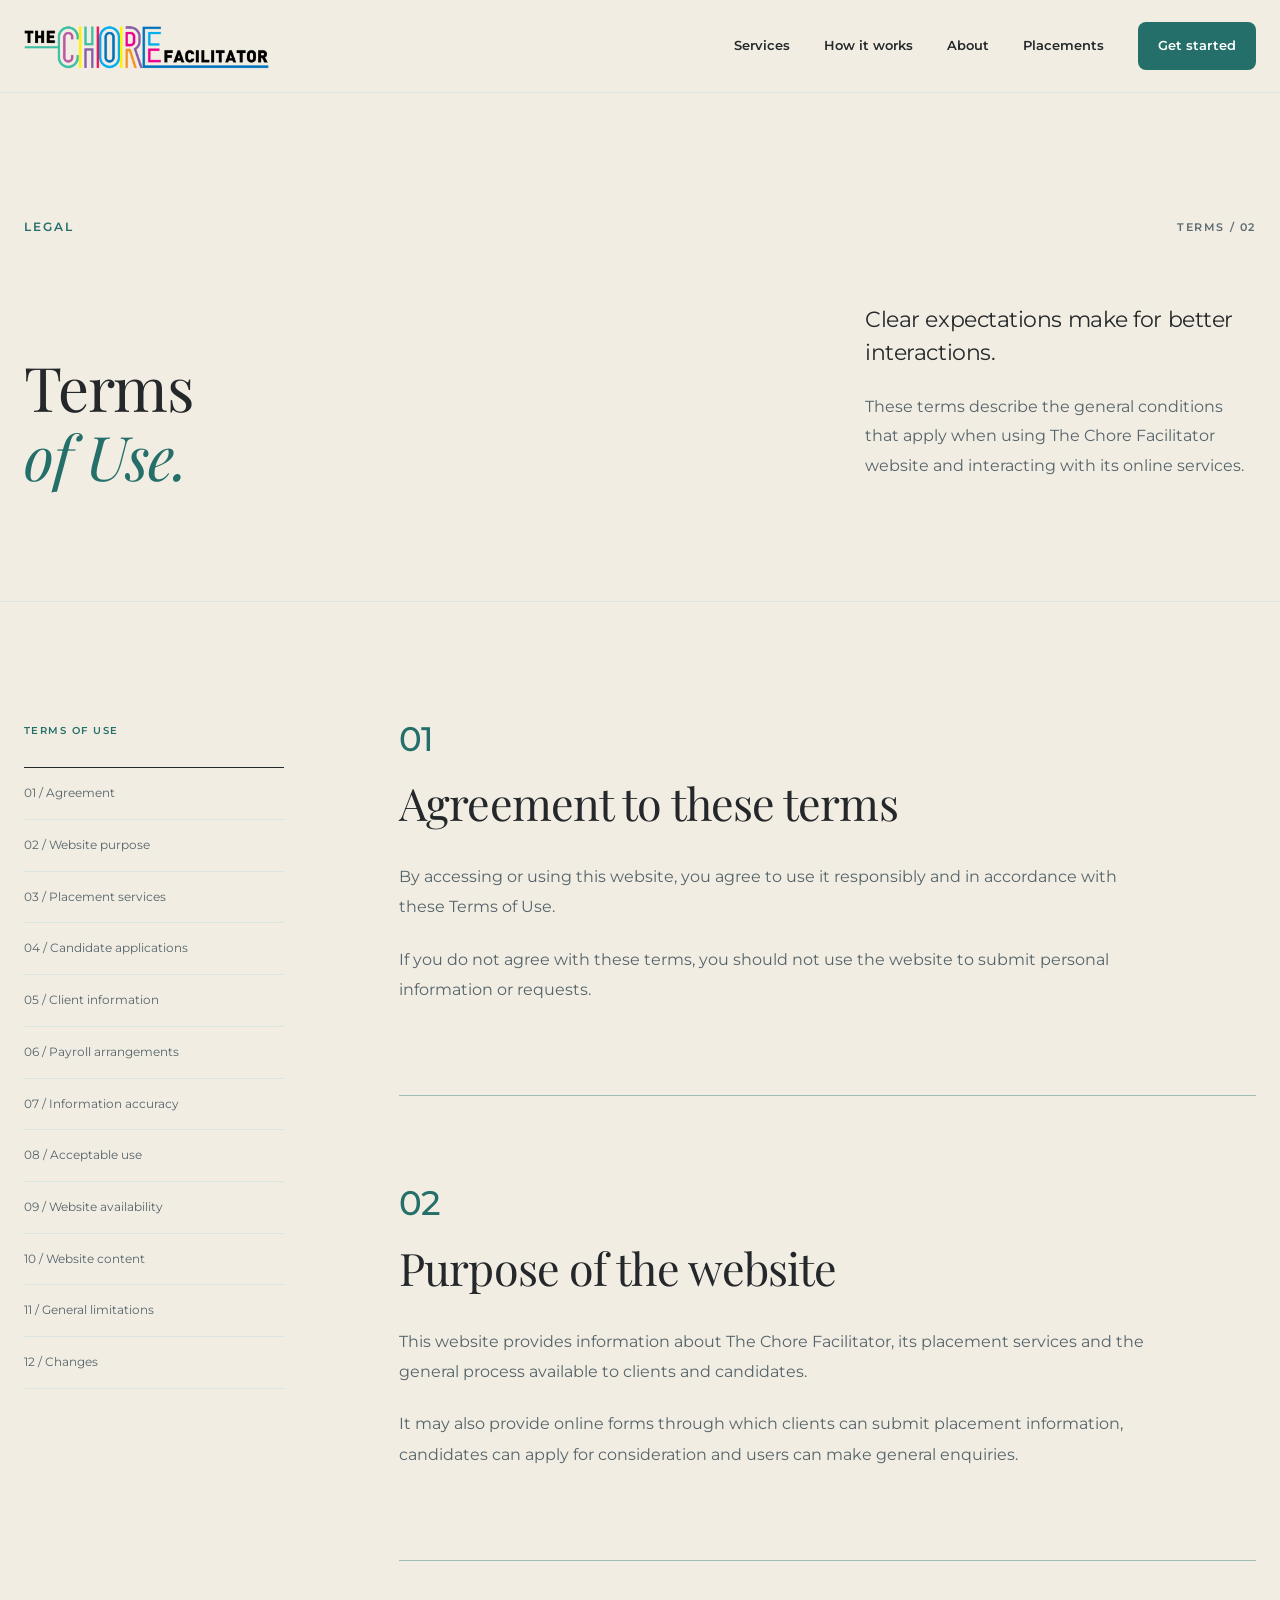
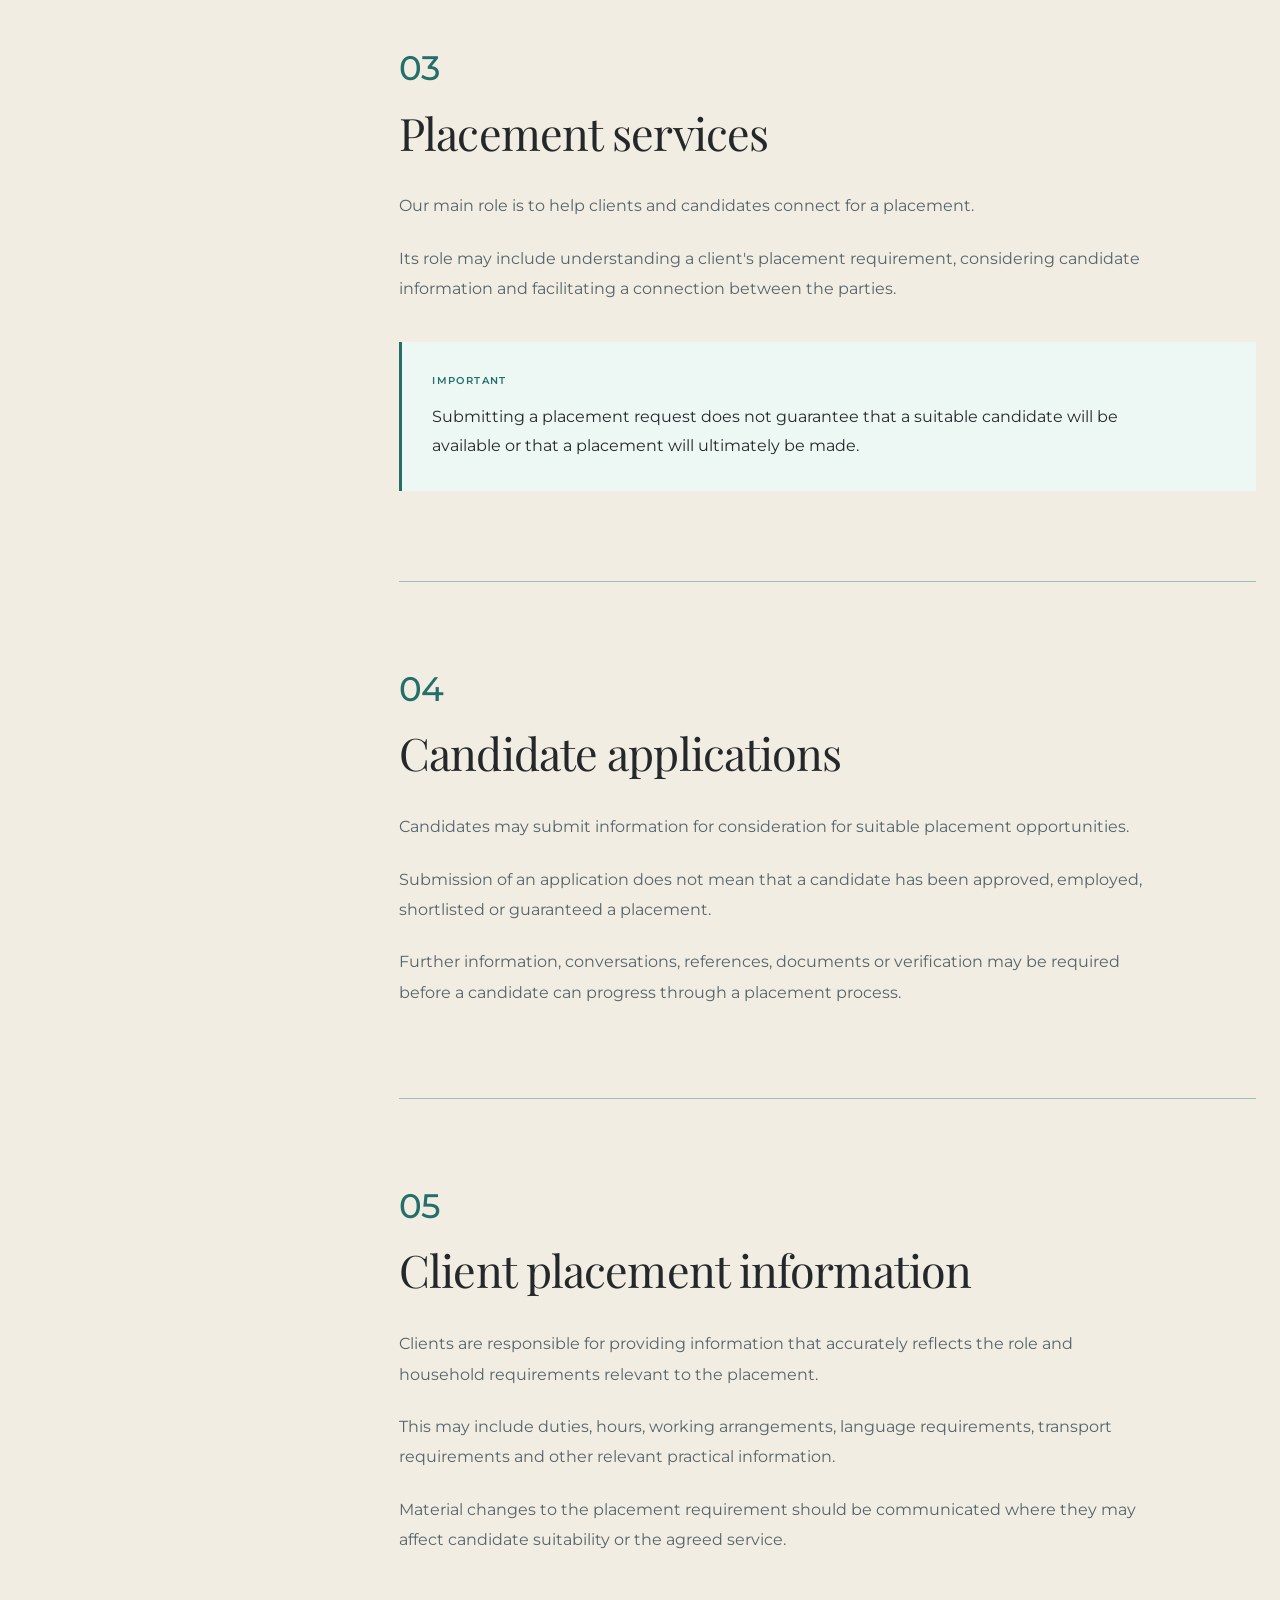
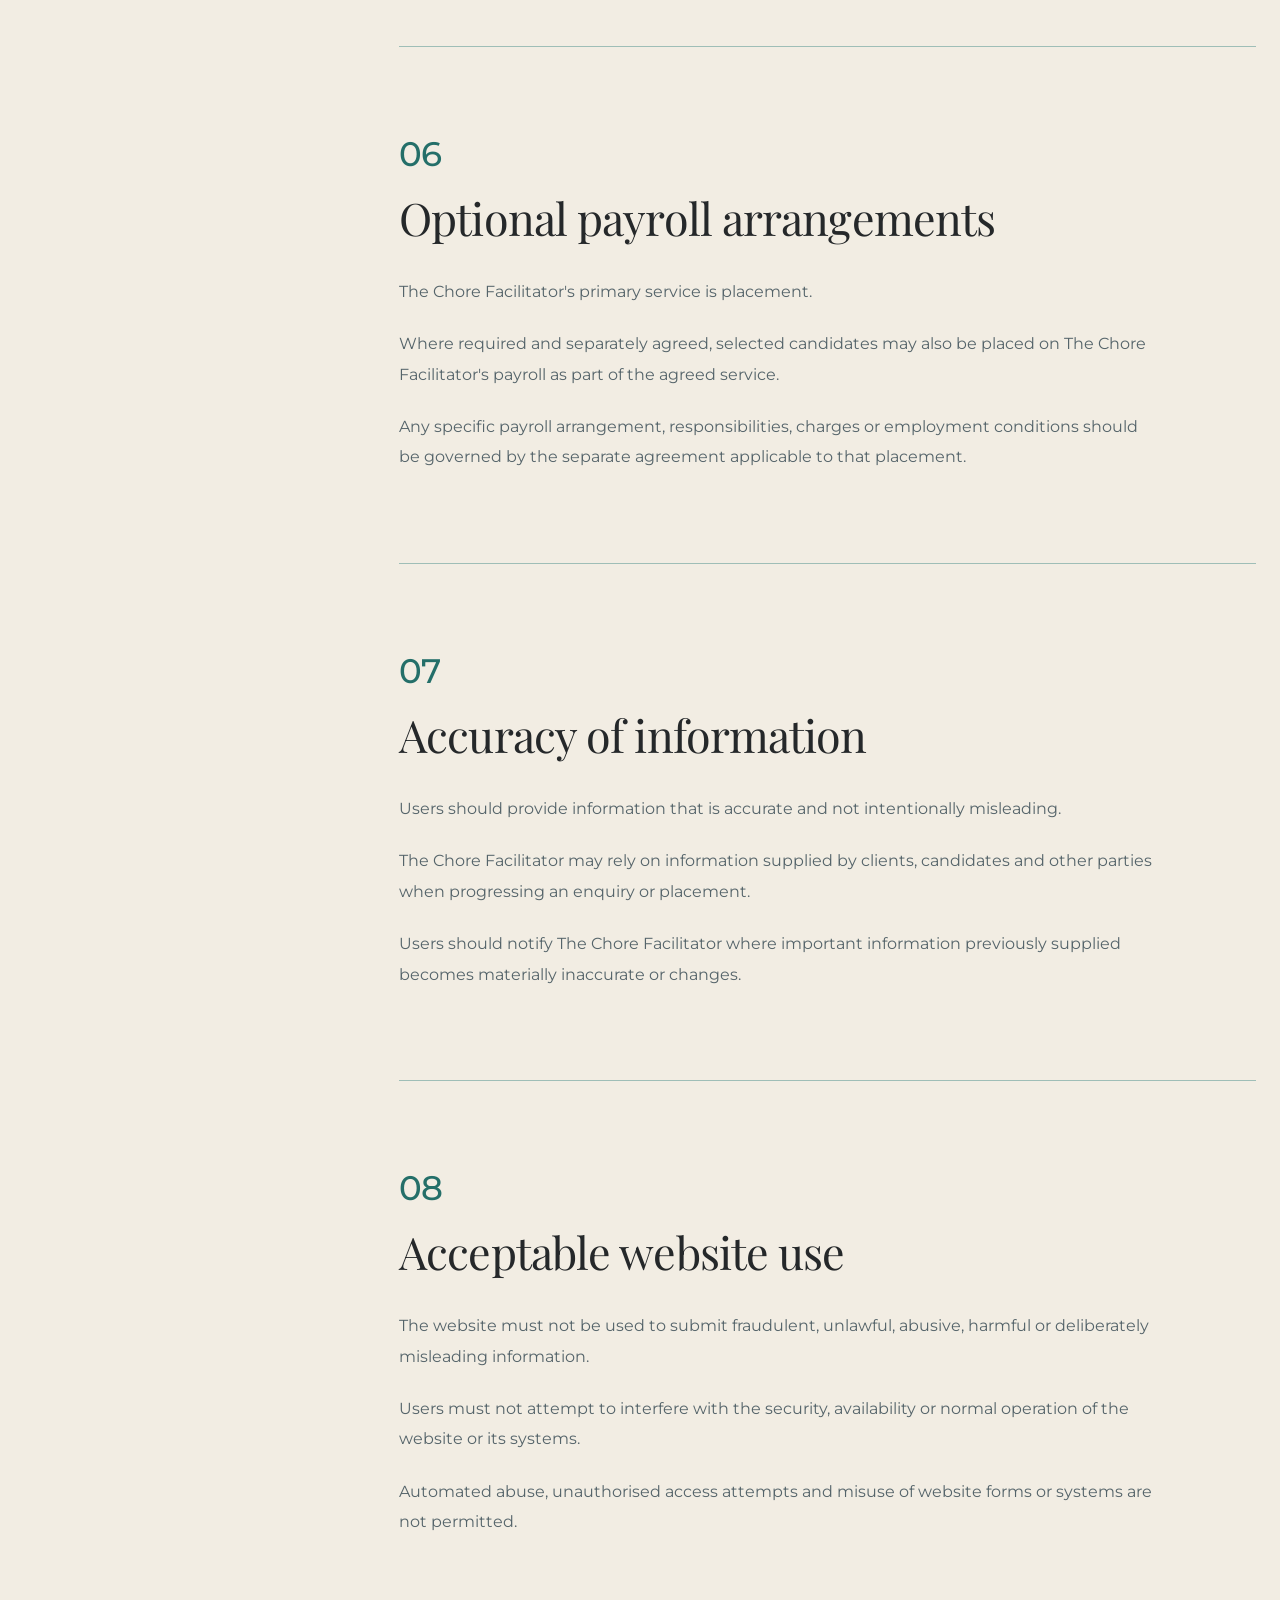
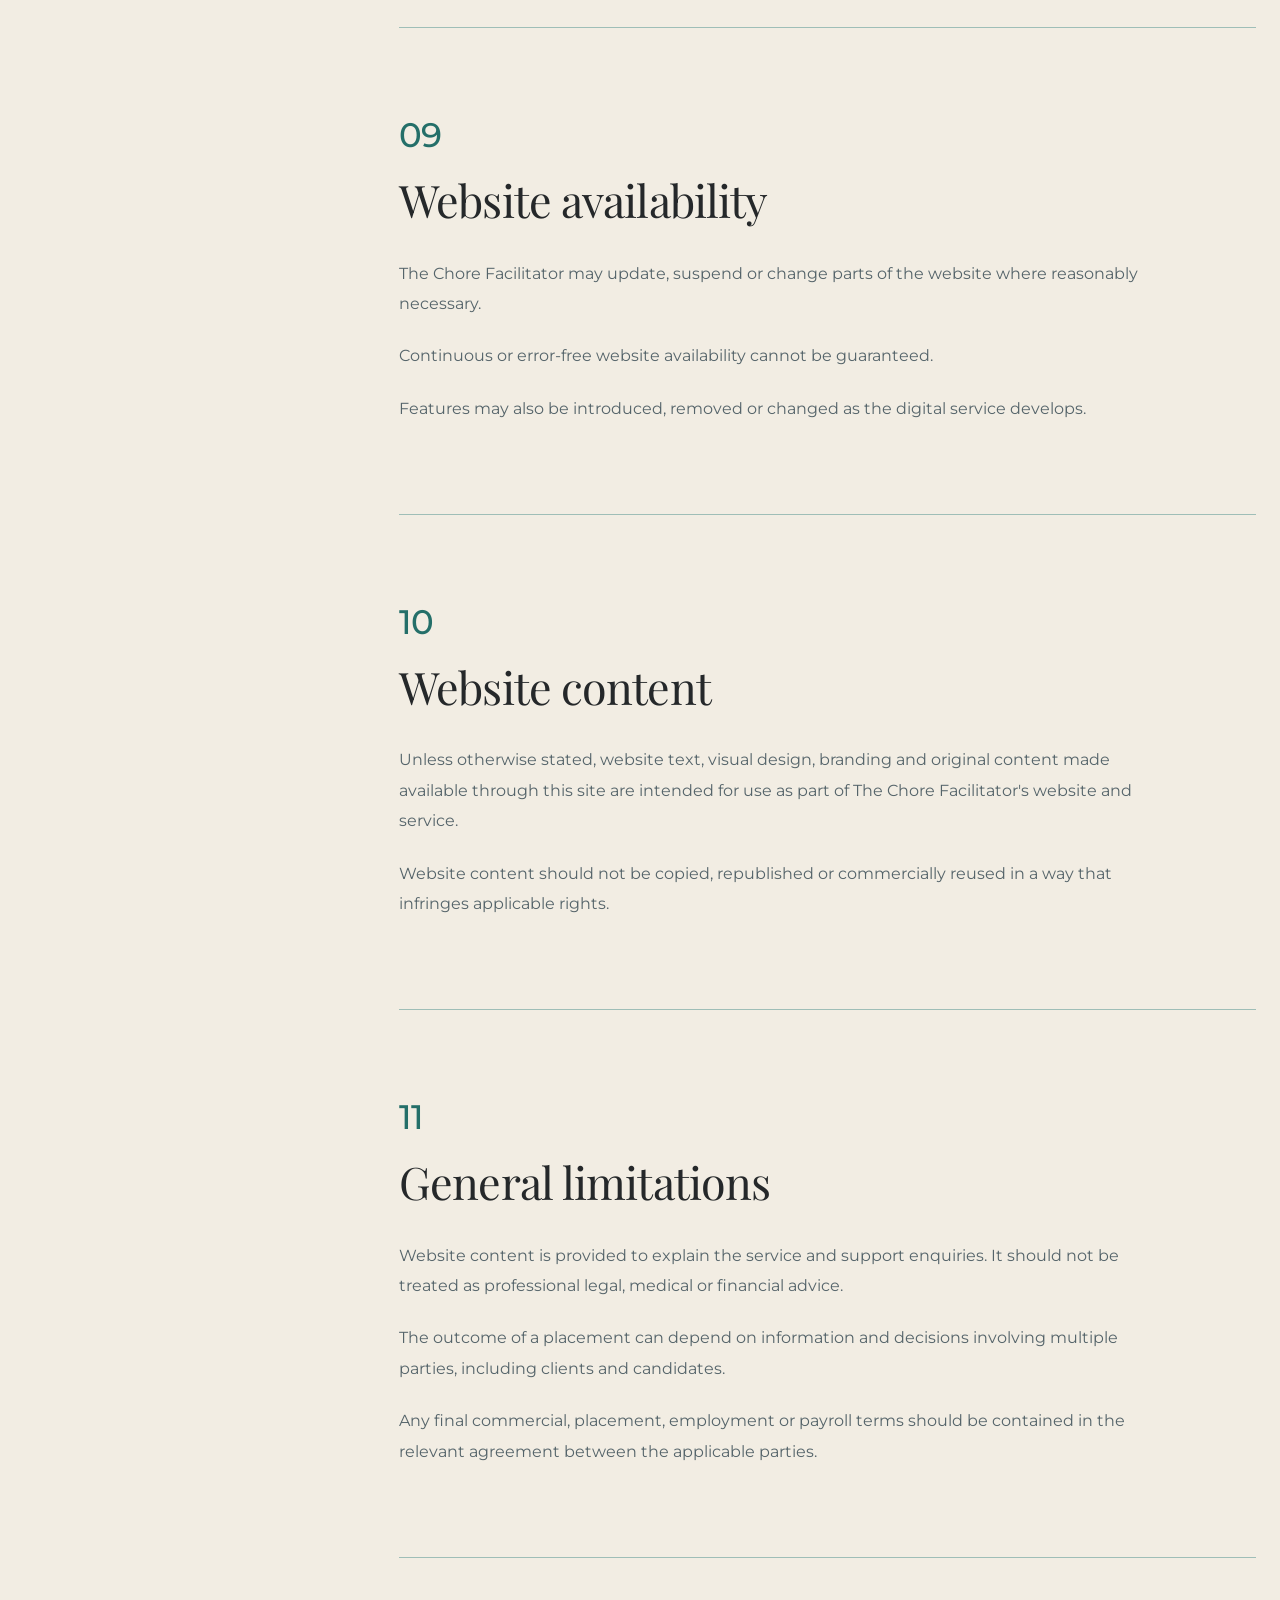
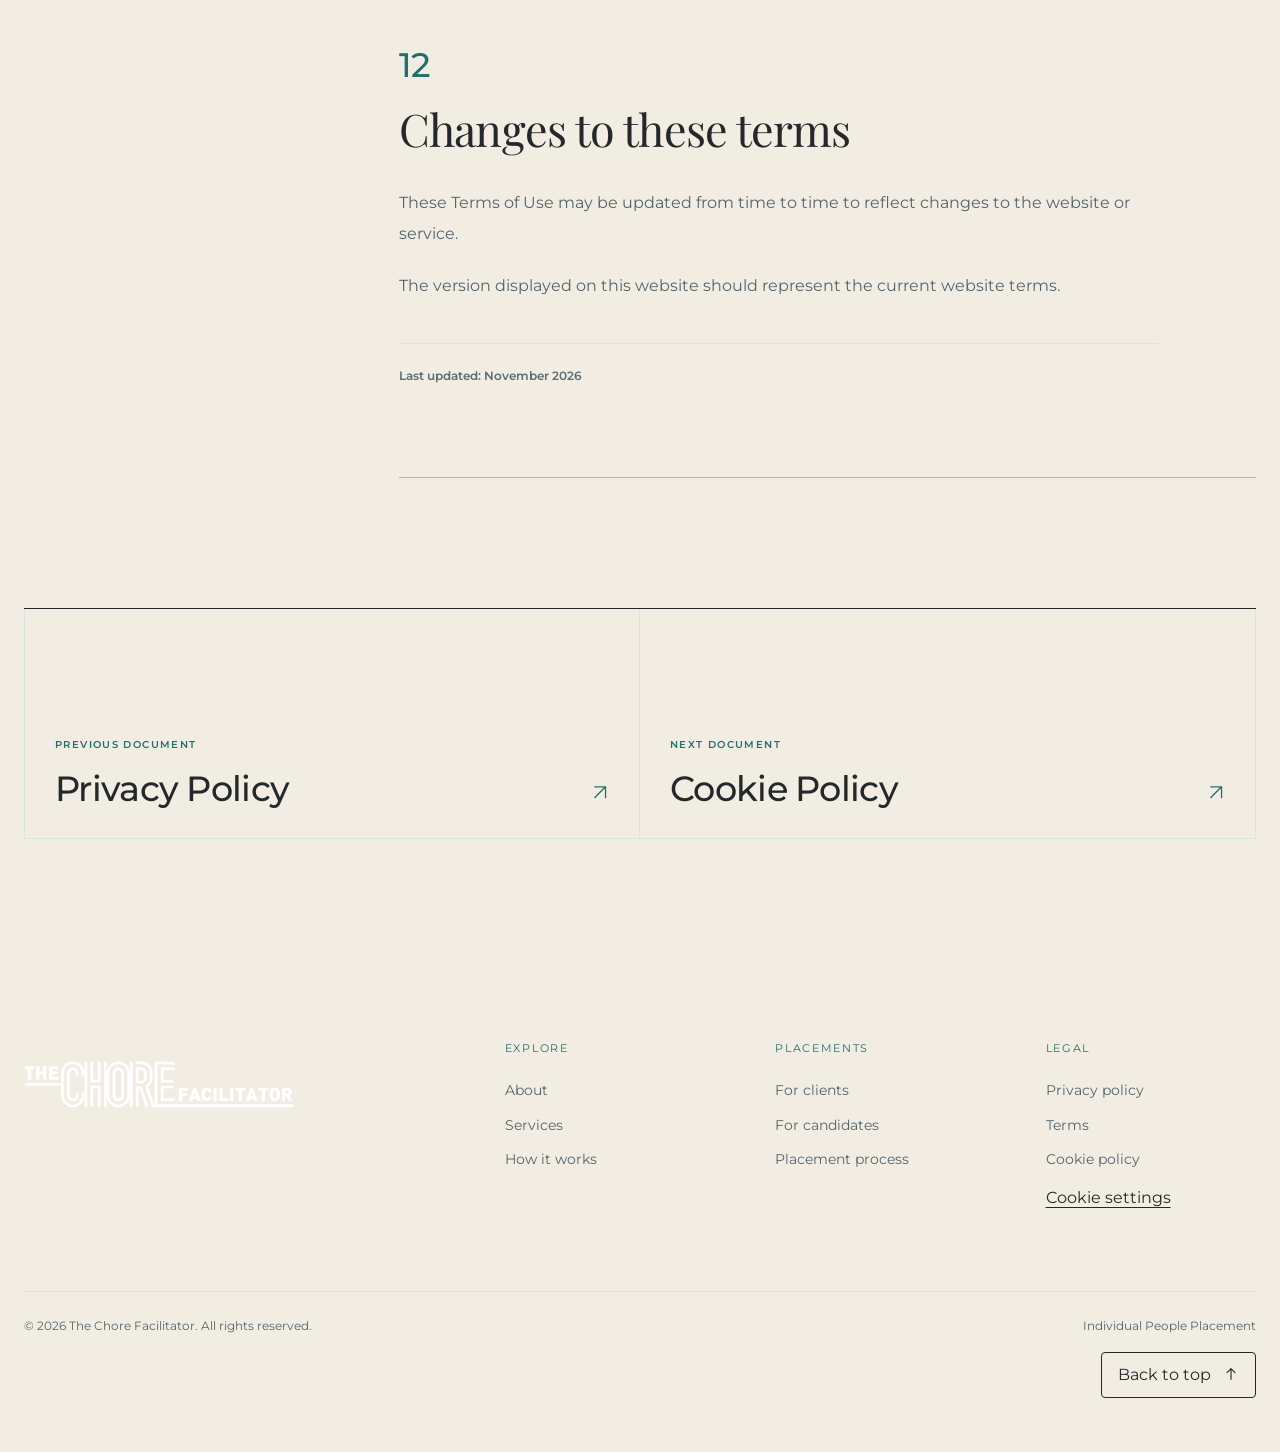
<file: terms.html>
<!DOCTYPE html>
<html lang="en-ZA">

<head>

    <meta charset="UTF-8">

    <meta
        name="viewport"
        content="width=device-width, initial-scale=1.0"
    >

    <meta
        name="description"
        content="Website Terms of Use for The Chore Facilitator."
    >

    <meta
        name="theme-color"
        content="#ffffff"
    >

    <title>
        Terms of Use | The Chore Facilitator
    </title>


    <link
        rel="stylesheet"
        href="style.css"
    >


    <link
        rel="stylesheet"
        href="legal.css"
    >


    <link rel="icon" type="image/png" sizes="32x32" href="images/favicon-32.png">
    <link rel="apple-touch-icon" sizes="180x180" href="images/apple-touch-icon.png">
    <link rel="canonical" href="https://thechorefacilitator.co.za/terms.html">
    <meta property="og:type" content="website">
    <meta property="og:site_name" content="The Chore Facilitator">
    <meta property="og:locale" content="en_ZA">
    <meta property="og:title" content="Terms of Use | The Chore Facilitator">
    <meta property="og:description" content="Website Terms of Use for The Chore Facilitator.">
    <meta property="og:url" content="https://thechorefacilitator.co.za/terms.html">
    <meta property="og:image" content="https://thechorefacilitator.co.za/images/social-share.png">
    <meta property="og:image:alt" content="The Chore Facilitator logo">
    <meta property="og:image:width" content="1200">
    <meta property="og:image:height" content="630">
    <meta name="twitter:card" content="summary_large_image">
    <link rel="stylesheet" href="site-essentials.css">
</head>


<body class="legal-page">


    <!-- =========================================================
         ACCESSIBILITY
    ========================================================== -->

    <a
        href="#main-content"
        class="skip-link"
    >
        Skip to main content
    </a>



    <!-- =========================================================
         HEADER
    ========================================================== -->

    <header class="site-header">

        <div class="container nav-wrap">


            <a
                href="index.html"
                class="brand"
                aria-label="The Chore Facilitator home"
            >

                <img
                    src="images/chore-logo.png"
                    alt="The Chore Facilitator"
                 width="800" height="200" decoding="async">

            </a>



            <button type="button"
                class="menu-toggle"
                id="menuToggle"
                aria-label="Open navigation"
                aria-expanded="false"
                aria-controls="mainNav"
            >

                <span></span>
                <span></span>

            </button>



            <nav
                class="main-nav"
                id="mainNav"
                aria-label="Main navigation"
            >

                <a href="services.html">
                    Services
                </a>

                <a href="how-it-works.html">
                    How it works
                </a>

                <a href="about.html">
                    About
                </a>

                <a href="placements.html">
                    Placements
                </a>

                <a
                    href="contact.html"
                    class="nav-cta"
                >
                    Get started
                </a>

            </nav>


        </div>

    </header>



    <!-- =========================================================
         MAIN
    ========================================================== -->

    <main id="main-content" tabindex="-1">



        <!-- =====================================================
             HERO
        ====================================================== -->

        <section class="legal-hero">

            <div class="container">


                <div class="legal-hero-meta">

                    <span class="section-label">
                        LEGAL
                    </span>

                    <span class="legal-document-code">
                        TERMS / 02
                    </span>

                </div>



                <div class="legal-hero-grid">


                    <div>

                        <h1>
                            Terms
                            <span>of Use.</span>
                        </h1>

                    </div>



                    <div class="legal-hero-copy">

                        <p class="legal-hero-lead">

                            Clear expectations make for
                            better interactions.

                        </p>


                        <p>

                            These terms describe the general
                            conditions that apply when using
                            The Chore Facilitator website and
                            interacting with its online services.

                        </p>

                    </div>


                </div>


            </div>

        </section>



        <!-- =====================================================
             DOCUMENT
        ====================================================== -->

        <section class="legal-document">

            <div class="container legal-layout">


                <!-- NAV -->

                <aside class="legal-nav">

                    <span>
                        TERMS OF USE
                    </span>


                    <nav aria-label="Terms of use sections">

                        <a href="#agreement">
                            01 / Agreement
                        </a>

                        <a href="#website">
                            02 / Website purpose
                        </a>

                        <a href="#placement">
                            03 / Placement services
                        </a>

                        <a href="#applications">
                            04 / Candidate applications
                        </a>

                        <a href="#clients">
                            05 / Client information
                        </a>

                        <a href="#payroll">
                            06 / Payroll arrangements
                        </a>

                        <a href="#accuracy">
                            07 / Information accuracy
                        </a>

                        <a href="#conduct">
                            08 / Acceptable use
                        </a>

                        <a href="#availability">
                            09 / Website availability
                        </a>

                        <a href="#intellectual">
                            10 / Website content
                        </a>

                        <a href="#liability">
                            11 / General limitations
                        </a>

                        <a href="#changes">
                            12 / Changes
                        </a>

                    </nav>

                </aside>



                <!-- CONTENT -->

                <article class="legal-content">


                    <!-- 01 -->

                    <section
                        class="legal-section"
                        id="agreement"
                    >

                        <span class="legal-number">
                            01
                        </span>


                        <h2>
                            Agreement to these terms
                        </h2>


                        <p>

                            By accessing or using this website,
                            you agree to use it responsibly and
                            in accordance with these Terms of Use.

                        </p>


                        <p>

                            If you do not agree with these terms,
                            you should not use the website to submit
                            personal information or requests.

                        </p>

                    </section>



                    <!-- 02 -->

                    <section
                        class="legal-section"
                        id="website"
                    >

                        <span class="legal-number">
                            02
                        </span>


                        <h2>
                            Purpose of the website
                        </h2>


                        <p>

                            This website provides information about
                            The Chore Facilitator, its placement
                            services and the general process available
                            to clients and candidates.

                        </p>


                        <p>

                            It may also provide online forms through
                            which clients can submit placement
                            information, candidates can apply for
                            consideration and users can make general
                            enquiries.

                        </p>

                    </section>



                    <!-- 03 -->

                    <section
                        class="legal-section"
                        id="placement"
                    >

                        <span class="legal-number">
                            03
                        </span>


                        <h2>
                            Placement services
                        </h2>


                        <p>Our main role is to help clients and candidates connect for a placement.</p>


                        <p>

                            Its role may include understanding a
                            client's placement requirement, considering
                            candidate information and facilitating
                            a connection between the parties.

                        </p>


                        <div class="legal-callout">

                            <span>
                                IMPORTANT
                            </span>


                            <p>

                                Submitting a placement request does not
                                guarantee that a suitable candidate will
                                be available or that a placement will
                                ultimately be made.

                            </p>

                        </div>

                    </section>



                    <!-- 04 -->

                    <section
                        class="legal-section"
                        id="applications"
                    >

                        <span class="legal-number">
                            04
                        </span>


                        <h2>
                            Candidate applications
                        </h2>


                        <p>

                            Candidates may submit information for
                            consideration for suitable placement
                            opportunities.

                        </p>


                        <p>

                            Submission of an application does not
                            mean that a candidate has been approved,
                            employed, shortlisted or guaranteed a
                            placement.

                        </p>


                        <p>

                            Further information, conversations,
                            references, documents or verification
                            may be required before a candidate can
                            progress through a placement process.

                        </p>

                    </section>



                    <!-- 05 -->

                    <section
                        class="legal-section"
                        id="clients"
                    >

                        <span class="legal-number">
                            05
                        </span>


                        <h2>
                            Client placement information
                        </h2>


                        <p>

                            Clients are responsible for providing
                            information that accurately reflects
                            the role and household requirements
                            relevant to the placement.

                        </p>


                        <p>

                            This may include duties, hours, working
                            arrangements, language requirements,
                            transport requirements and other
                            relevant practical information.

                        </p>


                        <p>

                            Material changes to the placement
                            requirement should be communicated
                            where they may affect candidate
                            suitability or the agreed service.

                        </p>

                    </section>



                    <!-- 06 -->

                    <section
                        class="legal-section"
                        id="payroll"
                    >

                        <span class="legal-number">
                            06
                        </span>


                        <h2>
                            Optional payroll arrangements
                        </h2>


                        <p>

                            The Chore Facilitator's primary service
                            is placement.

                        </p>


                        <p>

                            Where required and separately agreed,
                            selected candidates may also be placed
                            on The Chore Facilitator's payroll as
                            part of the agreed service.

                        </p>


                        <p>

                            Any specific payroll arrangement,
                            responsibilities, charges or employment
                            conditions should be governed by the
                            separate agreement applicable to that
                            placement.

                        </p>

                    </section>



                    <!-- 07 -->

                    <section
                        class="legal-section"
                        id="accuracy"
                    >

                        <span class="legal-number">
                            07
                        </span>


                        <h2>
                            Accuracy of information
                        </h2>


                        <p>

                            Users should provide information that
                            is accurate and not intentionally
                            misleading.

                        </p>


                        <p>

                            The Chore Facilitator may rely on
                            information supplied by clients,
                            candidates and other parties when
                            progressing an enquiry or placement.

                        </p>


                        <p>

                            Users should notify The Chore Facilitator
                            where important information previously
                            supplied becomes materially inaccurate
                            or changes.

                        </p>

                    </section>



                    <!-- 08 -->

                    <section
                        class="legal-section"
                        id="conduct"
                    >

                        <span class="legal-number">
                            08
                        </span>


                        <h2>
                            Acceptable website use
                        </h2>


                        <p>

                            The website must not be used to submit
                            fraudulent, unlawful, abusive, harmful
                            or deliberately misleading information.

                        </p>


                        <p>

                            Users must not attempt to interfere with
                            the security, availability or normal
                            operation of the website or its systems.

                        </p>


                        <p>

                            Automated abuse, unauthorised access
                            attempts and misuse of website forms or
                            systems are not permitted.

                        </p>

                    </section>



                    <!-- 09 -->

                    <section
                        class="legal-section"
                        id="availability"
                    >

                        <span class="legal-number">
                            09
                        </span>


                        <h2>
                            Website availability
                        </h2>


                        <p>

                            The Chore Facilitator may update,
                            suspend or change parts of the website
                            where reasonably necessary.

                        </p>


                        <p>

                            Continuous or error-free website
                            availability cannot be guaranteed.

                        </p>


                        <p>

                            Features may also be introduced,
                            removed or changed as the digital
                            service develops.

                        </p>

                    </section>



                    <!-- 10 -->

                    <section
                        class="legal-section"
                        id="intellectual"
                    >

                        <span class="legal-number">
                            10
                        </span>


                        <h2>
                            Website content
                        </h2>


                        <p>

                            Unless otherwise stated, website text,
                            visual design, branding and original
                            content made available through this site
                            are intended for use as part of
                            The Chore Facilitator's website and service.

                        </p>


                        <p>

                            Website content should not be copied,
                            republished or commercially reused in a
                            way that infringes applicable rights.

                        </p>

                    </section>



                    <!-- 11 -->

                    <section
                        class="legal-section"
                        id="liability"
                    >

                        <span class="legal-number">
                            11
                        </span>


                        <h2>
                            General limitations
                        </h2>


                        <p>

                            Website content is provided to explain
                            the service and support enquiries.
                            It should not be treated as professional
                            legal, medical or financial advice.

                        </p>


                        <p>

                            The outcome of a placement can depend
                            on information and decisions involving
                            multiple parties, including clients
                            and candidates.

                        </p>


                        <p>

                            Any final commercial, placement,
                            employment or payroll terms should
                            be contained in the relevant agreement
                            between the applicable parties.

                        </p>

                    </section>



                    <!-- 12 -->

                    <section
                        class="legal-section"
                        id="changes"
                    >

                        <span class="legal-number">
                            12
                        </span>


                        <h2>
                            Changes to these terms
                        </h2>


                        <p>

                            These Terms of Use may be updated
                            from time to time to reflect changes
                            to the website or service.

                        </p>


                        <p>

                            The version displayed on this website
                            should represent the current website terms.

                        </p>


                        <p class="legal-last-updated">
                            Last updated: November 2026
                        </p>

                    </section>


                </article>


            </div>

        </section>



        <!-- =====================================================
             LEGAL NAVIGATION
        ====================================================== -->

        <section class="legal-next">

            <div class="container legal-next-grid">


                <a href="privacy.html">

                    <span>
                        PREVIOUS DOCUMENT
                    </span>

                    <strong>
                        Privacy Policy
                    </strong>

                    <span>
                        <svg class="site-arrow" xmlns="http://www.w3.org/2000/svg" viewBox="0 0 24 24" width="16" height="16" fill="none" stroke="currentColor" stroke-width="1.7" stroke-linecap="round" stroke-linejoin="round" aria-hidden="true" focusable="false"><path d="M5 19 19 5M5 5h14v14"/></svg>
                    </span>

                </a>


                <a href="cookies.html">

                    <span>
                        NEXT DOCUMENT
                    </span>

                    <strong>
                        Cookie Policy
                    </strong>

                    <span>
                        <svg class="site-arrow" xmlns="http://www.w3.org/2000/svg" viewBox="0 0 24 24" width="16" height="16" fill="none" stroke="currentColor" stroke-width="1.7" stroke-linecap="round" stroke-linejoin="round" aria-hidden="true" focusable="false"><path d="M5 19 19 5M5 5h14v14"/></svg>
                    </span>

                </a>


            </div>

        </section>


    </main>



    <!-- =========================================================
         FOOTER
    ========================================================== -->

    <footer class="footer">

        <div class="container footer-grid">


            <div class="footer-brand">

                <a
                    href="index.html"
                    aria-label="The Chore Facilitator home"
                >

                    <img
                        src="images/chore-logo.png"
                        alt="The Chore Facilitator"
                     width="800" height="200" decoding="async">

                </a>

            </div>



            <div>

                <p class="footer-label">
                    Explore
                </p>

                <a href="about.html">About</a>

                <a href="services.html">Services</a>

                <a href="how-it-works.html">How it works</a>

            </div>



            <div>

                <p class="footer-label">
                    Placements
                </p>

                <a href="for-clients.html">For clients</a>

                <a href="apply.html">For candidates</a>

                <a href="placements.html">Placement process</a>

            </div>



            <div>

                <p class="footer-label">
                    Legal
                </p>

                <a href="privacy.html">Privacy policy</a>

                <a href="terms.html">Terms</a>

                <a href="cookies.html">Cookie policy</a>
                <button type="button" class="cookie-settings" data-cookie-settings>Cookie settings</button>

            </div>


        </div>



        <div class="container footer-bottom">

            <p>
                ©
                <span id="year"></span>
                The Chore Facilitator.
                All rights reserved.
            </p>


            <p>
                Individual People Placement
            </p>

        </div>

        <div class="container back-top-row"><a class="back-to-top" href="#main-content" data-back-to-top aria-label="Back to top">Back to top <span aria-hidden="true"><svg class="site-arrow" xmlns="http://www.w3.org/2000/svg" viewBox="0 0 24 24" width="16" height="16" fill="none" stroke="currentColor" stroke-width="1.7" stroke-linecap="round" stroke-linejoin="round" aria-hidden="true" focusable="false"><path d="M12 20V4M6 10l6-6 6 6"/></svg></span></a></div>
    </footer>


    <script src="script.js" defer></script>
    <script src="site-essentials.js" defer></script>
    <script src="consent.js" defer></script>


</body>

</html>
</file>
<file: style.css>
/* ================================================================

   THE CHORE FACILITATOR

   WEBSITE DESIGN SYSTEM

   ALTO STUDIO

================================================================ */

/* ================================================================

   FONTS

================================================================ */

@font-face {
  font-family: 'Montserrat';
  font-style: normal;
  font-weight: 300;
  font-display: swap;
  src: url(fonts/JTUHjIg1_i6t8kCHKm4532VJOt5-QNFgpCs16Ew-.ttf) format('truetype');
}
@font-face {
  font-family: 'Montserrat';
  font-style: normal;
  font-weight: 400;
  font-display: swap;
  src: url(fonts/JTUHjIg1_i6t8kCHKm4532VJOt5-QNFgpCtr6Ew-.ttf) format('truetype');
}
@font-face {
  font-family: 'Montserrat';
  font-style: normal;
  font-weight: 500;
  font-display: swap;
  src: url(fonts/JTUHjIg1_i6t8kCHKm4532VJOt5-QNFgpCtZ6Ew-.ttf) format('truetype');
}
@font-face {
  font-family: 'Montserrat';
  font-style: normal;
  font-weight: 600;
  font-display: swap;
  src: url(fonts/JTUHjIg1_i6t8kCHKm4532VJOt5-QNFgpCu170w-.ttf) format('truetype');
}
@font-face {
  font-family: 'Playfair Display';
  font-style: italic;
  font-weight: 400;
  font-display: swap;
  src: url(fonts/nuFRD-vYSZviVYUb_rj3ij__anPXDTnCjmHKM4nYO7KN_qiTbtY.ttf) format('truetype');
}
@font-face {
  font-family: 'Playfair Display';
  font-style: normal;
  font-weight: 400;
  font-display: swap;
  src: url(fonts/nuFvD-vYSZviVYUb_rj3ij__anPXJzDwcbmjWBN2PKdFvUDQ.ttf) format('truetype');
}
@font-face {
  font-family: 'Playfair Display';
  font-style: normal;
  font-weight: 500;
  font-display: swap;
  src: url(fonts/nuFvD-vYSZviVYUb_rj3ij__anPXJzDwcbmjWBN2PKd3vUDQ.ttf) format('truetype');
}
@font-face {
  font-family: 'Playfair Display';
  font-style: normal;
  font-weight: 600;
  font-display: swap;
  src: url(fonts/nuFvD-vYSZviVYUb_rj3ij__anPXJzDwcbmjWBN2PKebukDQ.ttf) format('truetype');
}



/* ================================================================

   ROOT

================================================================ */

:root {
 --font-family: "Montserrat", Arial, sans-serif;
 --font-heading: "Playfair Display", Georgia, serif;
 --canvas: #F2EDE3;
 --brand-blue:#0070c0; --brand-sky:#86c5ff; --brand-strong:#0070c0; --accent-yellow:#ffa62b;

    --white: #ffffff;

    --warm-white: var(--canvas);

    --charcoal: #263238;

    --charcoal-soft: #34464c;

    --body: #4b5b61;

    --body-light: #5c6c72;

    --teal: #86c5ff;

    --teal-light: #eef6ff;

    --deep-teal: #0070c0;

    --deep-teal-dark: #2e5aa7;

    --muted-blue: #0070c0;

    --line: rgba(46,90,167,.16);

    --line-strong: rgba(46,90,167,.32);

    --container: 1280px;

    --section-space: 120px;

    --transition: 220ms ease;

    --shadow:

        0 20px 60px rgba(20, 27, 28, 0.08);

}

/* ================================================================

   RESET

================================================================ */

*,

*::before,

*::after {

    margin: 0;

    padding: 0;

    box-sizing: border-box;

}

html {

    scroll-behavior: smooth;

    scroll-padding-top: 100px;

}

body {

    min-height: 100vh;

    overflow-x: hidden;

    font-family: var(--font-family);

    background: var(--canvas);

    color: var(--charcoal);

    line-height: 1.6;

    -webkit-font-smoothing: antialiased;

    -moz-osx-font-smoothing: grayscale;

}

img {

    display: block;

    max-width: 100%;

}

a {

    color: inherit;

    text-decoration: none;

}

button,

input,

textarea,

select {

    font: inherit;

}

button {

    color: inherit;

}

::selection {

    background: var(--teal);

    color: var(--charcoal);

}

/* ================================================================

   ACCESSIBILITY

================================================================ */

:focus-visible {

    outline: 3px solid var(--teal);

    outline-offset: 4px;

}

.skip-link {

    position: absolute;

    top: -100px;

    left: 20px;

    z-index: 10000;

    padding: 12px 18px;

    background: var(--brand-strong);

    color: var(--white);

    transition: top var(--transition);

}

.skip-link:focus {

    top: 20px;

}

/* ================================================================

   GLOBAL

================================================================ */

.container {

    width: min(

        calc(100% - 48px),

        var(--container)

    );

    margin-inline: auto;

}

.section {

    padding: var(--section-space) 0;

}

.section-label,

.eyebrow {

    display: inline-block;

    font-size: 0.72rem;

    font-weight: 700;

    letter-spacing: 0.18em;

    text-transform: uppercase;

    color: var(--deep-teal);

}

.section-label.light {

    color: rgba(255,255,255,.95);

}

h1,

h2,

h3,

h4 {

    font-family: var(--font-family);

    font-weight: 600;

    line-height: 1.05;

}

h2 {

    font-size: clamp(2rem,3.5vw,3.4rem);

    letter-spacing: -0.02em;

}

p {

    color: var(--body);

}

/* ================================================================

   BUTTONS

================================================================ */

.btn {

    display: inline-flex;

    align-items: center;

    justify-content: center;

    min-height: 54px;

    padding: 0 28px;

    border: 1px solid transparent;

    background: transparent;

    font-size: 0.82rem;

    font-weight: 700;

    letter-spacing: 0.06em;

    cursor: pointer;

    transition:

        transform var(--transition),

        background var(--transition),

        color var(--transition),

        border-color var(--transition);

}

.btn:hover {

    transform: translateY(-2px);

}

.btn-primary {

    background: var(--brand-strong);

    color: var(--white);

}

.btn-primary:hover {

    background: var(--deep-teal);

}

.btn-secondary {

    border-color: var(--charcoal);

    background: var(--canvas);

    color: var(--charcoal);

}

.btn-secondary:hover {

    background: var(--brand-strong);

    color: var(--white);

}

.btn-light {

    background: var(--canvas);

    color: var(--charcoal);

}

.btn-light:hover {

    background: var(--teal-light);

}

.btn-outline-light {

    border-color: rgba(255,255,255,.95);

    color: var(--white);

}

.btn-outline-light:hover {

    border-color: var(--white);

    background: var(--canvas);

    color: var(--deep-teal);

}

/* ================================================================

   TEXT LINKS

================================================================ */

.text-link {

    display: inline-flex;

    align-items: center;

    gap: 12px;

    margin-top: 34px;

    padding-bottom: 7px;

    border-bottom: 1px solid var(--deep-teal);

    color: var(--deep-teal);

    font-size: 0.88rem;

    font-weight: 700;

}

.text-link span {

    transition: transform var(--transition);

}

.text-link:hover span {

    transform: translate(3px, -3px);

}

/* ================================================================

   SECTION ACTION

================================================================ */

.section-action {

    display: flex;

    justify-content: flex-start;

    margin-top: 50px;

}

/* ================================================================

   HEADER

================================================================ */

.site-header {

    position: sticky;

    top: 0;

    z-index: 1000;

    background: rgba(242,237,227,0.96);

    border-bottom: 1px solid var(--line);

    backdrop-filter: blur(18px);

    -webkit-backdrop-filter: blur(18px);

    transform: translateY(0);

    transition:

        transform 320ms ease,

        box-shadow 220ms ease,

        background 220ms ease;

    will-change: transform;

}

/* Header disappears while scrolling down */

.site-header.header-hidden {

    transform: translateY(-105%);

}

/* Small shadow once page is scrolling */

.site-header.header-scrolled {

    box-shadow:

        0 8px 30px rgba(23, 25, 27, 0.06);

}

.nav-wrap {

    height: 92px;

    display: flex;

    align-items: center;

    justify-content: space-between;

}

.brand {

    display: flex;

    align-items: center;

}

.brand img {

    width: 245px;

    height: auto;

}

.main-nav {

    display: flex;

    align-items: center;

    gap: 34px;

}

.main-nav > a {

    position: relative;

    font-size: 0.8rem;

    font-weight: 600;

    color: var(--charcoal);

}

.main-nav > a:not(.nav-cta)::after {

    content: "";

    position: absolute;

    left: 0;

    bottom: -7px;

    width: 100%;

    height: 2px;

    background: var(--teal);

    transform: scaleX(0);

    transform-origin: left;

    transition: transform var(--transition);

}

.main-nav > a:not(.nav-cta):hover::after,

.main-nav > a[aria-current="page"]:not(.nav-cta)::after {

    transform: scaleX(1);

}

.nav-cta {

    padding: 13px 20px;

    background: var(--brand-strong);

    color: var(--white) !important;

}

.nav-cta:hover {

    background: var(--deep-teal);

}

.menu-toggle {

    display: none;

    border: 0;

    background: transparent;

}

/* ================================================================

   HOMEPAGE HERO

================================================================ */

.hero {

    position: relative;

    overflow: hidden;

    min-height: calc(100vh - 92px);

    display: flex;

    align-items: center;

    background: var(--canvas);

}

.hero-grid {

    display: grid;

    grid-template-columns:

        minmax(0, 1.18fr)

        minmax(320px, 0.82fr);

    gap: clamp(

        60px,

        8vw,

        120px

    );

    align-items: center;

    padding-block: 100px;

}

.eyebrow {

    margin-bottom: 28px;

}

.hero h1 {

    max-width: 850px;

    font-size: clamp(2.5rem,4.8vw,4.6rem);

    letter-spacing: -0.02em;

}

.hero h1 span {

    display: block;

    color: var(--deep-teal);

}

.hero-lead {

    max-width: 650px;

    margin-top: 38px;

    font-size: 1.15rem;

    line-height: 1.8;

}

.hero-actions {

    display: flex;

    gap: 12px;

    flex-wrap: wrap;

    margin-top: 44px;

}

/* ================================================================

   HERO CARD

================================================================ */

.hero-card {

    position: relative;

    overflow: hidden;

    padding: 48px;

    background: var(--brand-strong);

    color: var(--white);

    box-shadow: var(--shadow);

}

.hero-card::after {

    content: "";

    position: absolute;

    width: 280px;

    height: 280px;

    right: -150px;

    bottom: -150px;

    border: 1px solid rgba(67, 188, 169, 0.25);

    border-radius: 50%;

}

.card-number {

    display: block;

    margin-bottom: 72px;

    color: rgba(255,255,255,.95);

    font-size: 0.75rem;

    letter-spacing: 0.12em;

}

.card-kicker {

    margin-bottom: 20px;

    color: var(--teal);

    font-size: 0.72rem;

    font-weight: 700;

    letter-spacing: 0.16em;

}

.hero-card h2 {

    max-width: 600px;

    font-size: clamp(

        2rem,

        3vw,

        3.3rem

    );

    letter-spacing: -0.02em;

}

.hero-card > p:last-of-type {

    max-width: 500px;

    margin-top: 26px;

    color: rgba(255,255,255,.95);

    line-height: 1.8;

}

/* ================================================================

   BRAND STRIPE

================================================================ */

.brand-stripe {

    position: relative;

    z-index: 2;

    height: 5px;

    margin-top: 50px;

    background:

        linear-gradient(

            90deg,

            var(--teal) 0%,

            var(--teal) 72%,

            var(--muted-blue) 72%,

            var(--muted-blue) 100%

        );

}

.brand-stripe span {

    display: none;

}

.hero-accent {

    display: none;

}

/* ================================================================

   INTERNAL PAGE HERO

================================================================ */

.page-hero {

    padding: 110px 0 100px;

    background: var(--canvas);

    border-bottom: 1px solid var(--line);

}

.page-hero-inner {

    max-width: 930px;

}

.page-hero .eyebrow {

    margin-bottom: 26px;

}

.page-hero h1 {

    font-size: clamp(2.5rem,4.8vw,4.6rem);

    letter-spacing: -0.02em;

}

.page-hero h1 span {

    color: var(--deep-teal);

}

.page-hero p {

    max-width: 700px;

    margin-top: 32px;

    font-size: 1.16rem;

    line-height: 1.85;

}

/* ================================================================

   BASIC INTERNAL CONTENT

================================================================ */

.page-section {

    padding: 100px 0;

    background: var(--canvas);

}

.page-content {

    max-width: 800px;

}

.page-content h2 {

    margin-bottom: 30px;

    font-size: clamp(2rem,3.5vw,3.4rem);

}

.page-content h3 {

    margin-top: 45px;

    margin-bottom: 16px;

    font-size: 1.5rem;

}

.page-content p {

    font-size: 1.05rem;

    line-height: 1.85;

}

.page-content p + p {

    margin-top: 22px;

}

/* ================================================================

   INTRO / ABOUT

================================================================ */

.intro {

    background: var(--canvas);

    border-bottom: 1px solid var(--line);

}

.intro-grid {

    display: grid;

    grid-template-columns:

        minmax(0, 1fr)

        minmax(0, 1fr);

    gap: 100px;

}

.intro h2 {

    margin-top: 24px;

}

.intro h2 em {

    color: var(--deep-teal);

    font-weight: 400;

    font-style: normal;

}

.intro-copy {

    padding-top: 50px;

}

.intro-copy p {

    max-width: 590px;

    font-size: 1.14rem;

    line-height: 1.85;

}

.intro-copy p + p {

    margin-top: 24px;

}

/* ================================================================

   SERVICES

================================================================ */

.services {

    background: var(--canvas);

}

.section-heading {

    display: flex;

    align-items: flex-end;

    justify-content: space-between;

    gap: 50px;

    margin-bottom: 64px;

}

.section-heading h2 {

    margin-top: 20px;

}

.section-heading > p {

    max-width: 390px;

    line-height: 1.8;

}

/* ================================================================

   STANDARD SERVICE CARDS

   Used on services.html

================================================================ */

.service-grid {

    display: grid;

    grid-template-columns:

        repeat(4, 1fr);

    border-top: 1px solid var(--line);

    border-left: 1px solid var(--line);

}

.service-card {

    position: relative;

    min-height: 420px;

    padding: 34px;

    background: var(--canvas);

    border-right: 1px solid var(--line);

    border-bottom: 1px solid var(--line);

    overflow: hidden;

    transition:

        transform var(--transition),

        box-shadow var(--transition);

}

.service-card::before {

    content: "";

    position: absolute;

    top: 0;

    left: 0;

    width: 100%;

    height: 4px;

    background: var(--teal);

    transform: scaleX(0);

    transform-origin: left;

    transition: transform 300ms ease;

}

.service-card:hover {

    transform: translateY(-4px);

    box-shadow:

        0 20px 50px

        rgba(23, 25, 27, 0.06);

}

.service-card:hover::before {

    transform: scaleX(1);

}

.service-number {

    color: var(--body-light);

    font-size: 0.7rem;

    letter-spacing: 0.12em;

}

.service-card h3 {

    margin-top: 110px;

    font-size: 1.55rem;

}

.service-card p {

    margin-top: 20px;

    line-height: 1.7;

}

.service-card a {

    position: absolute;

    left: 34px;

    bottom: 32px;

    display: flex;

    align-items: center;

    gap: 10px;

    color: var(--deep-teal);

    font-size: 0.8rem;

    font-weight: 700;

}

.service-card a span {

    transition: transform var(--transition);

}

.service-card a:hover span {

    transform: translate(3px, -3px);

}

/* ================================================================

   HOMEPAGE IMAGE SERVICE GRID

================================================================ */

.image-service-grid {

    display: grid;

    grid-template-columns:

        repeat(4, 1fr);

    width: 100%;

    background: var(--brand-strong);

}

/* ================================================================

   IMAGE SERVICE CARD

================================================================ */

.image-service-card {

    position: relative;

    min-height: 620px;

    overflow: hidden;

    background: var(--brand-strong);

    border-right:

        1px solid rgba(255, 255, 255, 0.16);

}

.image-service-card:last-child {

    border-right: 0;

}

/* ================================================================

   IMAGE SERVICE PHOTO

================================================================ */

.image-service-card > img {

    position: absolute;

    inset: 0;

    width: 100%;

    height: 100%;

    object-fit: cover;

    object-position: center;

    transition:

        transform 700ms cubic-bezier(.2, .7, .2, 1);

}

.image-service-card:hover > img {

    transform: scale(1.045);

}

/* ================================================================

   STRONGER IMAGE FADE

================================================================ */

.image-service-overlay {

    position: absolute;

    inset: 0;

    z-index: 1;

    background:

        linear-gradient(

            to bottom,

            rgba(10, 13, 14, 0.04) 0%,

            rgba(10, 13, 14, 0.10) 25%,

            rgba(10, 13, 14, 0.30) 42%,

            rgba(10, 13, 14, 0.58) 55%,

            rgba(10, 13, 14, 0.78) 68%,

            rgba(10, 13, 14, 0.92) 82%,

            rgba(10, 13, 14, 0.98) 100%

        );

    transition:

        background 400ms ease;

}

.image-service-card:hover

.image-service-overlay {

    background:

        linear-gradient(

            to bottom,

            rgba(10, 13, 14, 0.04) 0%,

            rgba(10, 13, 14, 0.12) 25%,

            rgba(10, 13, 14, 0.34) 42%,

            rgba(10, 13, 14, 0.64) 55%,

            rgba(10, 13, 14, 0.82) 68%,

            rgba(10, 13, 14, 0.95) 82%,

            rgba(10, 13, 14, 0.99) 100%

        );

}

/* ================================================================

   IMAGE SERVICE CONTENT

================================================================ */

.image-service-content {

    position: relative;

    z-index: 2;

    min-height: 620px;

    padding: 34px;

    display: flex;

    flex-direction: column;

    justify-content: space-between;

    color: var(--white);

}

/* ================================================================

   IMAGE SERVICE NUMBER

================================================================ */

.image-service-number {

    color: var(--teal);

    font-size: 0.72rem;

    font-weight: 700;

    letter-spacing: 0.16em;

}

/* ================================================================

   IMAGE SERVICE BOTTOM CONTENT

================================================================ */

.image-service-bottom {

    position: relative;

    padding-top: 26px;

    display: grid;

    grid-template-rows:

        82px

        108px

        auto;

    align-content: end;

}

.image-service-bottom::before {

    content: "";

    position: absolute;

    top: 0;

    left: 0;

    width: 42px;

    height: 2px;

    background: var(--teal);

    transition:

        width 350ms ease;

}

.image-service-card:hover

.image-service-bottom::before {

    width: 76px;

}

/* ================================================================

   IMAGE SERVICE TITLES

================================================================ */

.image-service-card h3 {

    width: 100%;

    max-width: 320px;

    margin: 0;

    align-self: start;

    color: var(--white);

    font-family: var(--font-family);

    font-size: clamp(

        1.55rem,

        1.8vw,

        2.05rem

    );

    font-weight: 500;

    line-height: 1.08;

    letter-spacing: -0.02em;

}

/* ================================================================

   IMAGE SERVICE DESCRIPTION

================================================================ */

.image-service-card p {

    width: 100%;

    max-width: 320px;

    margin: 0;

    padding-top: 10px;

    align-self: start;

    color: rgba(255,255,255,.95);

    font-size: 0.92rem;

    line-height: 1.65;

}

/* ================================================================

   IMAGE SERVICE LINK

================================================================ */

.image-service-card a {

    display: flex;

    align-items: center;

    justify-content: space-between;

    gap: 20px;

    width: 100%;

    margin: 0;

    padding-top: 18px;

    border-top:

        1px solid rgba(255, 255, 255, 0.40);

    color: var(--white);

    font-size: 0.78rem;

    font-weight: 700;

    letter-spacing: 0.035em;

}

.image-service-card a span {

    color: var(--teal);

    font-size: 1rem;

    transition:

        transform var(--transition);

}

.image-service-card a:hover span {

    transform: translate(4px, -4px);

}

/* ================================================================

   PROCESS

================================================================ */

.process {

    background: var(--canvas);

}

.process-heading {

    max-width: 790px;

    margin-top: 24px;

    margin-bottom: 72px;

}

.process-grid {

    display: grid;

    grid-template-columns:

        repeat(4, 1fr);

    border-top:

        1px solid var(--charcoal);

}

.process-step {

    padding:

        36px 36px 0 0;

}

.process-step + .process-step {

    padding-left: 36px;

    border-left:

        1px solid var(--line);

}

.process-step > span {

    color: var(--deep-teal);

    font-size: 0.7rem;

    font-weight: 700;

    letter-spacing: 0.12em;

}

.process-step h3 {

    margin-top: 75px;

    font-size: 1.3rem;

}

.process-step p {

    margin-top: 18px;

    line-height: 1.7;

}

/* ================================================================

   PATHWAYS

================================================================ */

.pathways {

    display: grid;

    grid-template-columns:

        repeat(2, 1fr);

}

.pathway {

    position: relative;

    overflow: hidden;

    min-height: 650px;

    padding:

        clamp(

            50px,

            7vw,

            110px

        );

    display: flex;

    flex-direction: column;

    justify-content: flex-end;

}

/* CLIENT */

.pathway-client {

    background: var(--brand-strong);

    color: var(--white);

}

.pathway-client::after {

    content: "";

    position: absolute;

    width: 380px;

    height: 380px;

    right: -190px;

    top: -190px;

    border:

        1px solid rgba(67, 188, 169, 0.22);

    border-radius: 50%;

}

/* CANDIDATE */

.pathway-candidate {

    background: var(--warm-white);

    color: var(--charcoal);

}

.pathway-tag {

    margin-bottom: auto;

    font-size: 0.7rem;

    font-weight: 700;

    letter-spacing: 0.16em;

}

.pathway-client .pathway-tag {

    color: var(--teal);

}

.pathway-candidate .pathway-tag {

    color: var(--deep-teal);

}

.pathway h2 {

    max-width: 620px;

    font-size: clamp(2rem,3.5vw,3.4rem);

}

.pathway-client h2 {

    color: var(--white);

}

.pathway-candidate h2 {

    color: var(--charcoal);

}

.pathway p {

    max-width: 530px;

    margin-top: 28px;

    line-height: 1.8;

}

.pathway-client p {

    color: rgba(255,255,255,.95);

}

.pathway-candidate p {

    color: var(--body);

}

.pathway-link {

    display: flex;

    align-items: center;

    justify-content: space-between;

    max-width: 530px;

    margin-top: 50px;

    padding-top: 22px;

    border-top:

        1px solid currentColor;

    font-weight: 600;

}

.pathway-client .pathway-link {

    color: var(--white);

}

.pathway-candidate .pathway-link {

    color: var(--deep-teal);

}

.pathway-link span {

    transition: transform var(--transition);

}

.pathway-link:hover span {

    transform: translate(4px, -4px);

}

/* ================================================================

   TRUST / APPROACH

================================================================ */

.trust {

    background: var(--canvas);

}

.trust-grid {

    display: grid;

    grid-template-columns:

        0.8fr 1.2fr;

    gap: 100px;

}

.trust-heading h2 {

    margin-top: 20px;

}

.trust-points > div {

    display: grid;

    grid-template-columns:

        70px 1fr;

    padding: 27px 0;

    border-bottom:

        1px solid var(--line);

}

.trust-points strong {

    color: var(--deep-teal);

    font-size: 0.72rem;

    letter-spacing: 0.1em;

}

.trust-points span {

    font-size: 1.1rem;

}

/* ================================================================

   PLACEMENT NOTE

================================================================ */

.placement-note {

    background: var(--canvas);

    border-top:

        1px solid var(--line);

}

.placement-note-grid {

    display: grid;

    grid-template-columns:

        1fr 1fr;

    gap: 100px;

}

.placement-note h2 {

    margin-top: 24px;

    max-width: 650px;

}

.placement-note-copy {

    padding-top: 50px;

}

.placement-note-copy p {

    max-width: 600px;

    font-size: 1.08rem;

    line-height: 1.85;

}

.placement-note-copy p + p {

    margin-top: 22px;

}

/* ================================================================

   CONTACT CTA

================================================================ */

.contact {

    position: relative;

    overflow: hidden;

    background: var(--deep-teal);

    color: var(--white);

    text-align: center;

}

.contact::before {

    content: "";

    position: absolute;

    width: 520px;

    height: 520px;

    left: -280px;

    top: -280px;

    border:

        1px solid rgba(255, 255, 255, 0.10);

    border-radius: 50%;

}

.contact::after {

    content: "";

    position: absolute;

    width: 420px;

    height: 420px;

    right: -180px;

    bottom: -220px;

    border:

        1px solid rgba(255, 255, 255, 0.12);

    border-radius: 50%;

}

.contact-inner {

    position: relative;

    z-index: 2;

}

.contact-inner h2 {

    margin-top: 24px;

    color: var(--white);

    font-size: clamp(2.5rem,4.8vw,4.6rem);

}

.contact-inner > p {

    max-width: 590px;

    margin: 30px auto 0;

    color: rgba(255,255,255,.95);

    font-size: 1.1rem;

    line-height: 1.8;

}

.contact-actions {

    display: flex;

    justify-content: center;

    gap: 14px;

    flex-wrap: wrap;

    margin-top: 44px;

}

/* ================================================================

   FORMS

================================================================ */

.form-section {

    background: var(--canvas);

}

.form-wrap {

    max-width: 900px;

    margin-inline: auto;

}

.form-heading {

    margin-bottom: 50px;

}

.form-heading h2 {

    margin-top: 20px;

}

.form-heading p {

    max-width: 650px;

    margin-top: 22px;

    line-height: 1.8;

}

.form-grid {

    display: grid;

    grid-template-columns:

        repeat(2, 1fr);

    gap: 24px;

}

.form-group {

    display: flex;

    flex-direction: column;

    gap: 8px;

}

.form-group.full {

    grid-column: 1 / -1;

}

.form-group label {

    font-size: 0.8rem;

    font-weight: 600;

    color: var(--charcoal);

}

.form-group input,

.form-group select,

.form-group textarea {

    width: 100%;

    padding: 16px 17px;

    border:

        1px solid var(--line);

    border-radius: 0;

    background: var(--canvas);

    color: var(--charcoal);

    transition:

        border-color var(--transition),

        box-shadow var(--transition);

}

.form-group input:focus,

.form-group select:focus,

.form-group textarea:focus {

    outline: 0;

    border-color: var(--deep-teal);

    box-shadow:

        0 0 0 3px

        rgba(23, 108, 104, 0.08);

}

.form-group textarea {

    min-height: 160px;

    resize: vertical;

}

.form-note {

    margin-top: 16px;

    font-size: 0.78rem;

    line-height: 1.7;

    color: var(--body-light);

}

/* ================================================================

   CHECKBOX

================================================================ */

.checkbox-row {

    display: flex;

    align-items: flex-start;

    gap: 12px;

}

.checkbox-row input {

    width: 18px;

    height: 18px;

    margin-top: 3px;

    accent-color: var(--deep-teal);

}

.checkbox-row label {

    font-size: 0.82rem;

    line-height: 1.65;

    color: var(--body);

}

.checkbox-row a {

    color: var(--deep-teal);

    text-decoration: underline;

}

/* ================================================================

   FOOTER

================================================================ */

.footer {

    padding: 80px 0 30px;

    background: #edf7fd;

    color: var(--white);

}

.footer-grid {

    display: grid;

    grid-template-columns:

        2fr

        repeat(3, 1fr);

    gap: 60px;

}

.footer-brand img {

    width: 270px;

    filter:

        brightness(0)

        invert(1);

}

.footer-label {

    margin-bottom: 20px;

    color: rgba(255,255,255,.95);

    font-size: 0.7rem;

    letter-spacing: 0.15em;

    text-transform: uppercase;

}

.footer-grid a {

    display: block;

    margin-top: 10px;

    color: rgba(255,255,255,.95);

    font-size: 0.9rem;

    transition:

        color var(--transition);

}

.footer-grid a:hover {

    color: var(--teal);

}

.footer-bottom {

    display: flex;

    justify-content: space-between;

    gap: 20px;

    margin-top: 80px;

    padding-top: 24px;

    border-top:

        1px solid rgba(255, 255, 255, 0.13);

    color: rgba(255,255,255,.95);

    font-size: 0.75rem;

}

.footer-bottom p {

    color: inherit;

}

/* ================================================================

   COOKIE BANNER

================================================================ */

.cookie-banner {

    position: fixed;

    left: 24px;

    right: 24px;

    bottom: 24px;

    z-index: 5000;

    max-width: 760px;

    margin-inline: auto;

    padding: 22px;

    display: none;

    align-items: center;

    justify-content: space-between;

    gap: 24px;

    background: var(--brand-strong);

    color: var(--white);

    box-shadow:

        0 20px 70px rgba(0, 0, 0, 0.25);

}

.cookie-banner.active {

    display: flex;

}

.cookie-banner p {

    color: rgba(255,255,255,.95);

    font-size: 0.82rem;

    line-height: 1.6;

}

.cookie-banner a {

    color: var(--teal);

    text-decoration: underline;

}

.cookie-actions {

    display: flex;

    gap: 8px;

    flex-shrink: 0;

}

.cookie-btn {

    min-height: 42px;

    padding: 0 16px;

    border:

        1px solid rgba(255, 255, 255, 0.2);

    background: transparent;

    color: var(--white);

    cursor: pointer;

}

.cookie-btn.primary {

    background: var(--teal);

    border-color: var(--teal);

    color: var(--charcoal);

}

/* ================================================================

   SCROLL REVEAL

================================================================ */

.reveal {

    opacity: 0;

    transform: translateY(24px);

    transition:

        opacity 600ms ease,

        transform 600ms ease;

}

.reveal.visible {

    opacity: 1;

    transform: translateY(0);

}

/* ================================================================

   TABLET

================================================================ */

@media (max-width: 1050px) {

    .hero-grid {

        grid-template-columns: 1fr;

        gap: 60px;

    }

    .hero-card {

        max-width: 700px;

    }

    .service-grid {

        grid-template-columns:

            repeat(2, 1fr);

    }

    .image-service-grid {

        grid-template-columns:

            repeat(2, 1fr);

    }

    .image-service-card,

    .image-service-content {

        min-height: 560px;

    }

    .process-grid {

        grid-template-columns:

            repeat(2, 1fr);

    }

    .pathways {

        grid-template-columns: 1fr;

    }

    .placement-note-grid {

        grid-template-columns: 1fr;

        gap: 50px;

    }

    .placement-note-copy {

        padding-top: 0;

    }

}

/* ================================================================

   ABOUT PAGE

================================================================ */

/* ================================================================

   ABOUT HERO

================================================================ */

.about-hero {

    padding:

        130px 0

        120px;

    background:

        var(--canvas);

    border-bottom:

        1px solid var(--line);

}

.about-hero-grid {

    display:

        grid;

    grid-template-columns:

        minmax(0, 1.45fr)

        minmax(300px, .55fr);

    gap:

        clamp(

            70px,

            10vw,

            150px

        );

    align-items:

        end;

}

.about-hero-main h1 {

    max-width:

        980px;

    margin-top:

        26px;

    font-size: clamp(2.5rem,4.8vw,4.6rem);

    line-height: 1.13;

    letter-spacing: -0.02em;

}

.about-hero-main h1 span {

    display:

        block;

    color:

        var(--deep-teal);

}

.about-hero-aside {

    padding-bottom:

        12px;

}

.about-index {

    display:

        inline-block;

    color:

        var(--body-light);

    font-size:

        .7rem;

    font-weight:

        700;

    letter-spacing:

        .16em;

}

.about-hero-aside p {

    max-width:

        430px;

    margin-top:

        30px;

    font-size:

        1.02rem;

    line-height:

        1.8;

}

.about-hero-aside p + p {

    margin-top:

        20px;

}

/* ================================================================

   MANIFESTO

================================================================ */

.about-manifesto {

    padding:

        110px 0

        120px;

    background: var(--brand-strong);

    color:

        var(--white);

}

.about-manifesto-top {

    display:

        flex;

    align-items:

        center;

    justify-content:

        space-between;

    padding-bottom:

        30px;

    border-bottom:

        1px solid

        rgba(

            255,

            255,

            255,

            .15

        );

    color: rgba(255,255,255,.95);

    font-size:

        .7rem;

    font-weight:

        700;

    letter-spacing:

        .16em;

}

.about-manifesto-copy {

    padding-top:

        70px;

}

.about-manifesto-copy p {

    color: rgba(255,255,255,.95);

    font-family:

        var(--font-family);

    font-size: clamp(2rem,3.5vw,3.4rem);

    font-weight:

        500;

    line-height:

        1.07;

    letter-spacing: -0.02em;

}

.about-manifesto-copy p + p {

    margin-top:

        18px;

}

.about-manifesto-copy

.manifesto-accent {

    color:

        var(--teal);

}

/* ================================================================

   STORY

================================================================ */

.about-story {

    padding:

        130px 0;

    background:

        var(--canvas);

}

.about-story-grid {

    display:

        grid;

    grid-template-columns:

        .8fr

        1.2fr;

    gap:

        clamp(

            70px,

            10vw,

            160px

        );

}

.about-story-heading h2 {

    max-width:

        560px;

    margin-top:

        24px;

    font-size: clamp(2rem,3.5vw,3.4rem);

}

.about-story-copy {

    padding-top:

        46px;

}

.about-story-copy > p {

    max-width:

        680px;

    font-size:

        1.05rem;

    line-height:

        1.9;

}

.about-story-copy

.about-lead {

    color:

        var(--charcoal);

    font-family:

        var(--font-family);

    font-size:

        clamp(

            1.5rem,

            2vw,

            2rem

        );

    line-height:

        1.5;

    letter-spacing: -0.02em;

}

.about-story-copy > p + p {

    margin-top:

        28px;

}

.about-story-note {

    max-width:

        680px;

    margin-top:

        70px;

    padding:

        28px 0

        0;

    border-top:

        1px solid

        var(--charcoal);

}

.about-story-note span {

    display:

        block;

    color:

        var(--deep-teal);

    font-size:

        .7rem;

    font-weight:

        700;

    letter-spacing:

        .16em;

}

.about-story-note p {

    max-width:

        500px;

    margin-top:

        18px;

    color:

        var(--charcoal);

    font-size:

        1.08rem;

    line-height:

        1.7;

}

/* ================================================================

   PRINCIPLES

================================================================ */

.about-principles {

    padding:

        120px 0;

    background:

        var(--warm-white);

}

.about-principles-head {

    display:

        flex;

    align-items:

        flex-end;

    justify-content:

        space-between;

    gap:

        60px;

    margin-bottom:

        70px;

}

.about-principles-head h2 {

    max-width:

        730px;

    margin-top:

        22px;

    font-size: clamp(2rem,3.5vw,3.4rem);

}

.principle-list {

    border-top:

        1px solid

        var(--charcoal);

}

.principle-row {

    display:

        grid;

    grid-template-columns:

        90px

        minmax(220px, .8fr)

        minmax(280px, 1.2fr);

    gap:

        50px;

    align-items:

        start;

    padding:

        38px 0;

    border-bottom:

        1px solid

        var(--line-strong);

}

.principle-number {

    color:

        var(--deep-teal);

    font-size:

        .72rem;

    font-weight:

        700;

    letter-spacing:

        .12em;

}

.principle-title h3 {

    font-size:

        clamp(

            1.6rem,

            2.4vw,

            2.5rem

        );

    letter-spacing: -0.02em;

}

.principle-copy {

    max-width:

        580px;

}

.principle-copy p {

    line-height:

        1.8;

}

/* ================================================================

   BRIDGE

================================================================ */

.about-bridge {

    padding:

        130px 0;

    background:

        var(--canvas);

}

.about-bridge-heading {

    margin-bottom:

        65px;

}

.about-bridge-heading h2 {

    max-width:

        820px;

    margin-top:

        20px;

}

.bridge-grid {

    display:

        grid;

    grid-template-columns:

        minmax(0, 1fr)

        170px

        minmax(0, 1fr);

    min-height:

        570px;

}

.bridge-side {

    padding:

        44px;

    display:

        flex;

    flex-direction:

        column;

    justify-content:

        space-between;

}

.bridge-client {

    background: var(--brand-strong);

    color:

        var(--white);

}

.bridge-candidate {

    background:

        var(--warm-white);

    color:

        var(--charcoal);

}

.bridge-top {

    display:

        flex;

    justify-content:

        space-between;

    font-size:

        .7rem;

    font-weight:

        700;

    letter-spacing:

        .16em;

}

.bridge-client

.bridge-top {

    color:

        var(--teal);

}

.bridge-candidate

.bridge-top {

    color:

        var(--deep-teal);

}

.bridge-content h3 {

    max-width:

        450px;

    font-size: clamp(2rem,3.5vw,3.4rem);

    letter-spacing: -0.02em;

}

.bridge-content p {

    max-width:

        430px;

    margin-top:

        24px;

    line-height:

        1.8;

}

.bridge-client

.bridge-content p {

    color: rgba(255,255,255,.95);

}

.bridge-content a {

    display:

        flex;

    align-items:

        center;

    justify-content:

        space-between;

    width:

        100%;

    margin-top:

        42px;

    padding-top:

        20px;

    border-top:

        1px solid

        currentColor;

    font-size:

        .84rem;

    font-weight:

        700;

}

.bridge-client

.bridge-content a {

    color:

        var(--white);

}

.bridge-candidate

.bridge-content a {

    color:

        var(--deep-teal);

}

.bridge-content a span {

    transition:

        transform var(--transition);

}

.bridge-content a:hover span {

    transform:

        translate(

            4px,

            -4px

        );

}

/* ================================================================

   BRIDGE CENTER

================================================================ */

.bridge-center {

    position:

        relative;

    display:

        flex;

    flex-direction:

        column;

    align-items:

        center;

    justify-content:

        center;

    gap:

        30px;

    background:

        var(--canvas);

}

.bridge-center::before,

.bridge-center::after {

    content:

        "";

    position:

        absolute;

    left:

        50%;

    width:

        1px;

    height:

        35%;

    background:

        var(--line-strong);

}

.bridge-center::before {

    top:

        0;

}

.bridge-center::after {

    bottom:

        0;

}

.bridge-mark {

    width:

        74px;

    height:

        74px;

    display:

        flex;

    align-items:

        center;

    justify-content:

        center;

    border:

        1px solid

        var(--deep-teal);

    border-radius:

        50%;

}

.bridge-mark span {

    width:

        12px;

    height:

        12px;

    background:

        var(--teal);

    border-radius:

        50%;

}

.bridge-center p {

    max-width:

        95px;

    color:

        var(--charcoal);

    font-size:

        .64rem;

    font-weight:

        700;

    line-height:

        1.5;

    letter-spacing:

        .13em;

    text-align:

        center;

}

/* ================================================================

   ABOUT MODEL

================================================================ */

.about-model {

    padding:

        130px 0;

    background:

        var(--canvas);

    border-top:

        1px solid

        var(--line);

}

.about-model-grid {

    display:

        grid;

    grid-template-columns:

        220px

        1fr;

    gap:

        80px;

}

.about-model-main h2 {

    max-width:

        940px;

}

.about-model-main h2 span {

    display:

        block;

    color:

        var(--deep-teal);

}

.about-model-copy {

    display:

        grid;

    grid-template-columns:

        1fr

        1fr;

    gap:

        55px;

    max-width:

        900px;

    margin-top:

        60px;

}

.about-model-copy p {

    line-height:

        1.85;

}

.about-model-copy

.text-link {

    grid-column:

        1 / -1;

    justify-self:

        start;

    margin-top:

        10px;

}

/* ================================================================

   ABOUT CLOSE

================================================================ */

.about-close {

    padding:

        110px 0;

    background:

        var(--canvas);

    border-top:

        1px solid

        var(--line);

}

.about-close-grid {

    display:

        grid;

    grid-template-columns:

        .8fr

        1.2fr;

    gap:

        100px;

    align-items:

        start;

}

.about-close h2 {

    max-width:

        500px;

    margin-top:

        20px;

}

.about-close-actions {

    border-top:

        1px solid

        var(--charcoal);

}

.about-close-link {

    display:

        grid;

    grid-template-columns:

        70px

        1fr

        auto;

    gap:

        30px;

    align-items:

        center;

    padding:

        28px 0;

    border-bottom:

        1px solid

        var(--line-strong);

    transition:

        padding var(--transition),

        color var(--transition);

}

.about-close-link:hover {

    padding-left:

        14px;

    color:

        var(--deep-teal);

}

.about-close-number {

    color:

        var(--deep-teal);

    font-size:

        .7rem;

    font-weight:

        700;

}

.about-close-text {

    font-family:

        var(--font-family);

    font-size:

        clamp(

            1.5rem,

            2.3vw,

            2.4rem

        );

    font-weight:

        500;

    letter-spacing: -0.02em;

}

.about-close-arrow {

    font-size:

        1.2rem;

}

/* ================================================================

   ABOUT PAGE — TABLET

================================================================ */

@media (max-width: 1050px) {

    .about-hero-grid {

        grid-template-columns:

            1fr;

        gap:

            70px;

    }

    .about-hero-aside {

        max-width:

            650px;

    }

    .about-story-grid {

        grid-template-columns:

            1fr;

        gap:

            50px;

    }

    .about-story-copy {

        padding-top:

            0;

    }

    .principle-row {

        grid-template-columns:

            70px

            1fr;

        gap:

            30px;

    }

    .principle-copy {

        grid-column:

            2;

    }

    .bridge-grid {

        grid-template-columns:

            1fr;

    }

    .bridge-center {

        min-height:

            160px;

    }

    .bridge-center::before,

    .bridge-center::after {

        top:

            50%;

        width:

            35%;

        height:

            1px;

    }

    .bridge-center::before {

        left:

            0;

    }

    .bridge-center::after {

        left:

            auto;

        right:

            0;

        bottom:

            auto;

    }

    .about-model-grid {

        grid-template-columns:

            1fr;

        gap:

            40px;

    }

    .about-close-grid {

        grid-template-columns:

            1fr;

        gap:

            55px;

    }

}

/* ================================================================

   ABOUT PAGE — MOBILE

================================================================ */

@media (max-width: 700px) {

    .about-hero {

        padding:

            80px 0;

    }

    .about-hero-main h1 {

        font-size: clamp(2rem,3.5vw,3.4rem);

    }

    .about-manifesto {

        padding:

            80px 0;

    }

    .about-manifesto-copy {

        padding-top:

            50px;

    }

    .about-story,

    .about-principles,

    .about-bridge,

    .about-model,

    .about-close {

        padding:

            80px 0;

    }

    .about-principles-head {

        align-items:

            flex-start;

        flex-direction:

            column;

        gap:

            30px;

    }

    .principle-row {

        grid-template-columns:

            45px

            1fr;

        gap:

            20px;

    }

    .principle-copy {

        grid-column:

            1 / -1;

        padding-left:

            65px;

    }

    .bridge-side {

        min-height:

            500px;

        padding:

            32px;

    }

    .bridge-center {

        min-height:

            140px;

    }

    .about-model-copy {

        grid-template-columns:

            1fr;

        gap:

            24px;

    }

    .about-model-copy

    .text-link {

        grid-column:

            auto;

    }

    .about-close-link {

        grid-template-columns:

            45px

            1fr

            auto;

        gap:

            16px;

    }

}

/* ================================================================
   SERVICES PAGE
================================================================ */

/* ================================================================
   SERVICES HERO
================================================================ */

.services-hero {
    padding: 130px 0 115px;
    background: var(--canvas);
    border-bottom: 1px solid var(--line);
}

.services-hero-grid {
    display: grid;
    grid-template-columns: minmax(0, 1.35fr) minmax(320px, .65fr);
    gap: clamp(70px, 10vw, 150px);
    align-items: end;
}

.services-hero-main h1 {
    max-width: 950px;
    margin-top: 26px;
    font-size: clamp(2.5rem,4.8vw,4.6rem);
    line-height: 1.13;
    letter-spacing: -0.02em;
}

.services-hero-main h1 span {
    display: block;
    color: var(--deep-teal);
}

.services-hero-side {
    padding-bottom: 8px;
}

.services-hero-lead {
    max-width: 470px;
    color: var(--charcoal);
    font-size: 1.08rem;
    line-height: 1.85;
}

/* ================================================================
   SERVICES INDEX
================================================================ */

.services-index {
    margin-top: 50px;
    border-top: 1px solid var(--charcoal);
}

.services-index a {
    display: grid;
    grid-template-columns: 48px 1fr;
    gap: 16px;
    padding: 17px 0;
    border-bottom: 1px solid var(--line);
    color: var(--charcoal);
    font-size: .9rem;
    font-weight: 600;
    transition: color var(--transition), padding var(--transition);
}

.services-index a span {
    color: var(--deep-teal);
    font-size: .68rem;
    font-weight: 700;
    letter-spacing: .1em;
}

.services-index a:hover {
    padding-left: 8px;
    color: var(--deep-teal);
}

/* ================================================================
   SERVICE FEATURE
================================================================ */

.service-feature {
    padding: 130px 0;
    background: var(--canvas);
    border-bottom: 1px solid var(--line);
}

.service-feature-grid {
    display: grid;
    grid-template-columns: minmax(0, 1.12fr) minmax(350px, .88fr);
    gap: clamp(65px, 8vw, 120px);
    align-items: center;
}

/* ================================================================
   SERVICE IMAGE
================================================================ */

.service-feature-image {
    position: relative;
    min-height: 760px;
    overflow: hidden;
    background: var(--brand-strong);
}

.service-feature-image img {
    position: absolute;
    inset: 0;
    width: 100%;
    height: 100%;
    object-fit: cover;
    object-position: center;
    transition: transform 900ms cubic-bezier(.2, .7, .2, 1);
}

.service-feature:hover .service-feature-image img {
    transform: scale(1.025);
}

.service-feature-image::after {
    content: "";
    position: absolute;
    inset: 0;
    background: linear-gradient(
        to top,
        rgba(10, 13, 14, .55),
        rgba(10, 13, 14, 0) 45%
    );
}

.service-feature-number {
    position: absolute;
    z-index: 2;
    left: 35px;
    bottom: 30px;
    color: var(--white);
    font-family: var(--font-family);
    font-size: clamp(2rem,3.5vw,3.4rem);
    font-weight: 500;
    letter-spacing: -0.02em;
}

/* ================================================================
   SERVICE COPY
================================================================ */

.service-feature-copy {
    max-width: 570px;
}

.service-feature-label {
    display: inline-block;
    color: var(--deep-teal);
    font-size: .7rem;
    font-weight: 700;
    letter-spacing: .16em;
}

.service-feature-copy h2 {
    margin-top: 25px;
    font-size: clamp(2rem,3.5vw,3.4rem);
}

.service-feature-lead {
    margin-top: 40px;
    color: var(--charcoal);
    font-family: var(--font-family);
    font-size: clamp(1.35rem, 1.9vw, 1.85rem);
    line-height: 1.5;
    letter-spacing: -0.02em;
}

.service-feature-copy > p:not(.service-feature-lead) {
    margin-top: 24px;
    max-width: 520px;
    line-height: 1.85;
}

/* ================================================================
   SERVICE DETAIL LIST
================================================================ */

.service-detail-list {
    margin-top: 45px;
    border-top: 1px solid var(--charcoal);
}

.service-detail-list > div {
    display: grid;
    grid-template-columns: 45px 1fr;
    gap: 18px;
    align-items: center;
    padding: 17px 0;
    border-bottom: 1px solid var(--line);
}

.service-detail-list span {
    color: var(--deep-teal);
    font-size: .66rem;
    font-weight: 700;
    letter-spacing: .1em;
}

.service-detail-list p {
    color: var(--charcoal);
}

/* ================================================================
   REVERSED SERVICE
================================================================ */

.service-feature-reverse {
    background: var(--warm-white);
}

.service-feature-reverse .service-feature-grid {
    grid-template-columns: minmax(350px, .88fr) minmax(0, 1.12fr);
}

/* ================================================================
   INTERLUDE
================================================================ */

.services-interlude {
    padding: 95px 0;
    background: var(--deep-teal);
    color: var(--white);
}

.services-interlude-grid {
    display: grid;
    grid-template-columns: .45fr 1.55fr;
    gap: 80px;
    align-items: start;
}

.services-interlude-grid span {
    color: rgba(255,255,255,.95);
    font-size: .7rem;
    font-weight: 700;
    letter-spacing: .16em;
}

.services-interlude-grid p {
    max-width: 850px;
    color: var(--white);
    font-family: var(--font-family);
    font-size: clamp(2rem,3.5vw,3.4rem);
    font-weight: 500;
    line-height: 1.06;
    letter-spacing: -0.02em;
}

/* ================================================================
   FLEXIBILITY SECTION
================================================================ */

.services-flexibility {
    padding: 130px 0;
    background: var(--canvas);
}

.services-flexibility-grid {
    display: grid;
    grid-template-columns: .8fr 1.2fr;
    gap: clamp(70px, 10vw, 150px);
}

.services-flexibility-heading h2 {
    max-width: 620px;
    margin-top: 24px;
}

.services-flexibility-content {
    border-top: 1px solid var(--charcoal);
}

.services-flex-row {
    display: grid;
    grid-template-columns: 65px 1fr;
    gap: 25px;
    padding: 32px 0;
    border-bottom: 1px solid var(--line);
}

.services-flex-row > span {
    color: var(--deep-teal);
    font-size: .72rem;
    font-weight: 700;
    letter-spacing: .12em;
}

.services-flex-row h3 {
    font-size: clamp(1.5rem, 2vw, 2.2rem);
    letter-spacing: -0.02em;
}

.services-flex-row p {
    max-width: 580px;
    margin-top: 14px;
    line-height: 1.8;
}

/* ================================================================
   SERVICES CLOSE
================================================================ */

.services-close {
    padding: 115px 0;
    background: var(--brand-strong);
    color: var(--white);
}

.services-close-grid {
    display: grid;
    grid-template-columns: .55fr 1.45fr;
    gap: 90px;
}

.services-close-grid > div:first-child span {
    color: var(--teal);
    font-size: .7rem;
    font-weight: 700;
    letter-spacing: .16em;
}

.services-close h2 {
    max-width: 820px;
    color: var(--white);
}

.services-close p {
    max-width: 600px;
    margin-top: 28px;
    color: rgba(255,255,255,.95);
    font-size: 1.05rem;
    line-height: 1.8;
}

.services-close-actions {
    display: flex;
    flex-wrap: wrap;
    gap: 12px;
    margin-top: 40px;
}

/* ================================================================
   SERVICES PAGE — TABLET
================================================================ */

@media (max-width: 1050px) {
    .services-hero-grid {
        grid-template-columns: 1fr;
        gap: 65px;
    }

    .services-hero-side {
        max-width: 680px;
    }

    .service-feature-grid,
    .service-feature-reverse .service-feature-grid {
        grid-template-columns: 1fr;
    }

    .service-feature-reverse .service-feature-copy {
        order: 2;
    }

    .service-feature-reverse .service-feature-image {
        order: 1;
    }

    .service-feature-image {
        min-height: 650px;
    }

    .service-feature-copy {
        max-width: 700px;
    }

    .services-flexibility-grid {
        grid-template-columns: 1fr;
        gap: 60px;
    }

    .services-close-grid {
        grid-template-columns: 1fr;
        gap: 45px;
    }
}

/* ================================================================
   SERVICES PAGE — MOBILE
================================================================ */

@media (max-width: 700px) {
    .services-hero {
        padding: 80px 0;
    }

    .services-hero-main h1 {
        font-size: clamp(2rem,3.5vw,3.4rem);
    }

    .service-feature {
        padding: 80px 0;
    }

    .service-feature-image {
        min-height: 520px;
    }

    .service-feature-number {
        left: 24px;
        bottom: 20px;
    }

    .service-feature-copy h2 {
        font-size: clamp(2rem,3.5vw,3.4rem);
    }

    .services-interlude {
        padding: 75px 0;
    }

    .services-interlude-grid {
        grid-template-columns: 1fr;
        gap: 35px;
    }

    .services-flexibility {
        padding: 80px 0;
    }

    .services-flex-row {
        grid-template-columns: 45px 1fr;
        gap: 18px;
    }

    .services-close {
        padding: 80px 0;
    }

    .services-close-actions {
        flex-direction: column;
    }

    .services-close-actions .btn {
        width: 100%;
    }
}

/* ================================================================

   MOBILE / TABLET

================================================================ */

@media (max-width: 800px) {

    :root {

        --section-space: 80px;

    }

    .container {

        width:

            min(

                calc(100% - 32px),

                var(--container)

            );

    }

    /* HEADER */

    .nav-wrap {

        height: 76px;

    }

    .brand img {

        width: 190px;

    }

    .menu-toggle {

        width: 40px;

        height: 40px;

        display: flex;

        flex-direction: column;

        justify-content: center;

        gap: 7px;

        cursor: pointer;

    }

    .menu-toggle span {

        width: 100%;

        height: 1px;

        background: var(--brand-strong);

    }

    .main-nav {

        position: absolute;

        top: 76px;

        left: 0;

        width: 100%;

        display: none;

        flex-direction: column;

        align-items: stretch;

        gap: 0;

        padding: 20px;

        background: var(--canvas);

        border-bottom: 1px solid var(--line);

        box-shadow:

            0 20px 40px

            rgba(23, 25, 27, 0.06);

    }

    .main-nav.open {

        display: flex;

    }

    .main-nav a {

        padding: 15px 5px;

    }

    .nav-cta {

        margin-top: 10px;

        padding: 15px !important;

        text-align: center;

    }

    /* HERO */

    .hero {

        min-height: auto;

    }

    .hero-grid {

        padding-block: 70px;

    }

    .hero h1 {

        font-size: clamp(2rem,3.5vw,3.4rem);

    }

    .hero-card {

        padding: 34px;

    }

    /* PAGE HERO */

    .page-hero {

        padding: 80px 0 70px;

    }

    .page-hero h1 {

        font-size: clamp(2rem,3.5vw,3.4rem);

    }

    /* GRID COLLAPSE */

    .intro-grid,

    .trust-grid {

        grid-template-columns: 1fr;

        gap: 50px;

    }

    .intro-copy {

        padding-top: 0;

    }

    .section-heading {

        align-items: flex-start;

        flex-direction: column;

    }

    .service-grid,

    .process-grid {

        grid-template-columns: 1fr;

    }

    .service-card {

        min-height: 360px;

    }

    .process-step,

    .process-step + .process-step {

        padding: 30px 0 40px;

        border-left: 0;

        border-bottom:

            1px solid var(--line);

    }

    .process-step h3 {

        margin-top: 45px;

    }

    .pathway {

        min-height: 560px;

    }

    /* FORMS */

    .form-grid {

        grid-template-columns: 1fr;

    }

    .form-group.full {

        grid-column: auto;

    }

    /* FOOTER */

    .footer-grid {

        grid-template-columns:

            1fr 1fr;

    }

    .footer-brand {

        grid-column: 1 / -1;

    }

    .footer-bottom {

        flex-direction: column;

        gap: 10px;

    }

    .cookie-banner {

        align-items: flex-start;

        flex-direction: column;

    }

}

/* ================================================================

   MOBILE IMAGE CARDS

================================================================ */

@media (max-width: 650px) {

    .image-service-grid {

        grid-template-columns: 1fr;

    }

    .image-service-card,

    .image-service-content {

        min-height: 540px;

    }

    .image-service-content {

        padding: 28px;

    }

    .image-service-bottom {

        grid-template-rows:

            auto

            auto

            auto;

    }

    .image-service-card h3 {

        min-height: 0;

        font-size: 2rem;

    }

    .image-service-card p {

        min-height: 0;

        padding-top: 18px;

    }

    .image-service-card a {

        margin-top: 26px;

    }

}

/* ================================================================

   SMALL MOBILE

================================================================ */

@media (max-width: 520px) {

    .hero-actions,

    .contact-actions {

        flex-direction: column;

    }

    .btn {

        width: 100%;

    }

    .service-grid {

        border-left: 0;

    }

    .service-card {

        border-left:

            1px solid var(--line);

    }

    .pathway {

        min-height: 520px;

        padding: 50px 28px;

    }

    .footer-grid {

        grid-template-columns: 1fr;

    }

    .cookie-banner {

        left: 12px;

        right: 12px;

        bottom: 12px;

    }

    .cookie-actions {

        width: 100%;

    }

    .cookie-btn {

        flex: 1;

    }

}

/* ================================================================

   REDUCED MOTION

================================================================ */

@media (prefers-reduced-motion: reduce) {

    html {

        scroll-behavior: auto;

    }

    *,

    *::before,

    *::after {

        animation-duration:

            0.01ms !important;

        animation-iteration-count:

            1 !important;

        transition-duration:

            0.01ms !important;

        scroll-behavior:

            auto !important;

    }

    .reveal {

        opacity: 1;

        transform: none;

    }

    /* Don't animate the header for users requesting reduced motion */

    .site-header {

        transition: none;

    }

}
/* Draft 02: visual skin only; Draft 01 geometry and breakpoints retained. */
body { line-height:1.7; }
h1,h2,h3,h4 { font-weight:700; }
.btn,.nav-cta { border-radius:6px; letter-spacing:.01em; }
.btn-primary,.nav-cta { background:var(--brand-blue); }
.btn-primary:hover,.nav-cta:hover { background:#005b9c; }
.text-link { letter-spacing:.01em; }
.footer { background:#edf7fd; color:var(--charcoal); }
.footer .footer-label { color:var(--deep-teal); }
.footer .footer-grid a,.footer .footer-bottom,.footer .footer-brand p { color:var(--body); }
.footer .footer-bottom { border-color:var(--line); }
.image-pending { background:#eef6ff; color:var(--deep-teal); text-align:center; }
.image-service-card > .image-pending { position:absolute; inset:0; padding:30px; }
.image-service-card > .image-pending > div { padding-top:30px; }
.image-pending strong { font-size:1.4rem; }
.image-pending small { display:block; margin-top:12px; }
.svc-image.image-pending { display:grid; place-content:center; }
.image-service-card:has(> .image-pending) .image-service-content :is(h3,p,a,span) { color:var(--charcoal); }
.image-service-card:has(> .image-pending) .image-service-overlay { background:none; }
main :is(input,select,textarea):focus-visible { outline:3px solid var(--brand-blue); outline-offset:3px; }
main select option { background:var(--canvas); color:var(--charcoal); }
input[type=checkbox],input[type=radio] { accent-color:var(--deep-teal); }
.home-hero-index { color:var(--deep-teal); }
.apply-form-note { background:#fff8de; border-color:var(--accent-yellow); }
/* Pale labels on the established blue panels retain readable contrast. */
:is(.bridge-client,.home-model-center,.home-pathway-client,.home-placement,.home-close,.home-statement,.about-manifesto,.apply-path,.apply-documents,.client-hero-panel,.client-health-panel,.client-after,.contact-route-dark,.contact-intro-note,.contact-close,.hiw-step-dark,.hiw-perspective-client,.placement-node-chore,.placement-route-standard,.placement-flow,.svc-close,.services-close) { --teal:#e8f4ff; }
.client-health-panel select { color:white; }

.image-service-number { color:#e8f4ff; }
.image-service-card:has(> .image-pending), .svc-image.image-pending { background:#eef6ff; }
.svc-image.image-pending::after { content:none; }

/* Approved blue with restrained Mediterranean palette accents. */
:root { --sea-breeze:#86c5ff; --amalfi-blue:#2e5aa7; --cream-accent:#f8e6a0; }
.home-model-candidate, .bridge-candidate, .placement-node-candidate { background:var(--teal-light); }
.home-model-center { background:var(--brand-blue); }
.home-hero-index { color:var(--charcoal); background:var(--cream-accent); }
.home-model-connector, .placement-connector { color:var(--amalfi-blue); }
.image-service-line { background:var(--accent-yellow); }
::selection { background:var(--cream-accent); color:var(--charcoal); }
/* Cream and editorial type preview: typography only; existing geometry retained. */
body :is(h1,h2,h3,h4) { font-family:var(--font-heading) !important; font-weight:400 !important; }

/* Shared warm public-site theme: retain all existing layout and page structure. */
:root {
 --brand-blue:#246f69; --brand-strong:#246f69; --brand-sky:#269fdc;
 --deep-teal:#246f69; --deep-teal-dark:#206962; --muted-blue:#246f69;
 --teal:#42b9a5; --teal-light:#edf8f5; --accent-yellow:#f1d35b;
 --charcoal:#25282a; --body:#55646a; --line:#d9e5e2; --line-strong:#9fbeb7;
 --amalfi-blue:#246f69; --sea-breeze:#269fdc;
 --heading-ink:#25282a; --heading-accent:#246f69;
}
body .btn, body .nav-cta { border-radius:8px; }
body .btn-primary, body .nav-cta { background:#246f69; color:white; }
body .btn-primary:hover, body .nav-cta:hover { background:#206962; }
body .btn-secondary { border-color:#246f69; color:#246f69; }
body .footer { background:var(--canvas); }
body .image-pending { background:#edf8f5; }
body :is(.bridge-candidate,.placement-node-candidate,.contact-route-light) { background:#eff7fc; }
body :is(.bridge-card,.placement-node,.contact-route) { border-radius:12px; }
body .editorial-heading { color:var(--heading-ink) !important; }
body h2.editorial-heading { font-family:var(--font-family) !important; font-weight:500 !important; }
body .editorial-heading .heading-accent { font-family:var(--font-heading); font-style:italic; font-weight:400; color:var(--heading-accent); }
:is(.bridge-client,.about-manifesto,.apply-path,.apply-documents,.client-hero-panel,.client-health-panel,.client-after,.contact-route-dark,.contact-intro-note,.contact-close,.hiw-step-dark,.hiw-perspective-client,.placement-node-chore,.placement-route-standard,.placement-flow,.svc-close,.services-close,.services-interlude,.svc-interlude) { --heading-ink:#ffffff; --heading-accent:#f1d35b; }
body :is(.contact-hero,.legal-hero) h1 span { font-style:italic; color:var(--heading-accent); }

/* Selected phrase highlights and varied inner-page surfaces. */
.text-highlight { background:#f5e69e; color:#25282a; padding:.12em .08em; -webkit-box-decoration-break:clone; box-decoration-break:clone; }
body :is(section,article).surface-paper { background:#fcfaf5; }
body :is(section,article).surface-mint { background:#e3f1e9; }
body :is(section,article).surface-blue { background:#e5f0f7; }
body :is(section,article).surface-yellow { background:#fbf2cc; }
body :is(.surface-paper,.surface-mint,.surface-blue,.surface-yellow) {
 --heading-ink:#25282a; --heading-accent:#246f69; --teal:#246f69;
 color:#25282a;
}
body :is(.surface-paper,.surface-mint,.surface-blue,.surface-yellow) :is(h2,h3,p,li,label,legend) { color:#25282a; }
body :is(.surface-paper,.surface-mint,.surface-blue,.surface-yellow) :is(.section-label,.hiw-perspective-kicker) { color:#246f69; }
body :is(.svc-close,.client-after,.contact-close).surface-yellow :is(a,span) { color:#246f69; }
body .hiw-perspective.surface-mint :is(a,span) { color:#246f69; }
body :is(.surface-paper,.surface-mint,.surface-blue,.surface-yellow) .btn-primary { background:#246f69; color:white; }
body :is(.surface-paper,.surface-mint,.surface-blue,.surface-yellow) .btn-secondary { color:#246f69; border-color:#246f69; }
body .hiw-step:not(.hiw-step-dark):nth-child(1) { background:#fcfaf5; }
body .hiw-step:not(.hiw-step-dark):nth-child(2) { background:#e3f1e9; }
body .hiw-step:not(.hiw-step-dark):nth-child(3) { background:#e5f0f7; }
/* Preserve readable copy within retained teal panels on the lighter sections. */
body main :is(.apply-documents,.contact-intro-note,.client-health-panel,.placement-node-chore) :is(h3,p) { color:white; }
body main .contact-close.surface-yellow strong { color:#246f69; }
body main .hiw-perspective-client.surface-mint .hiw-mini-process p { color:#25282a; }
/* Stacked About connector: lines share the circle's row, logo has its own space. */
@media (max-width:1050px) {
 .bridge-grid .bridge-center {
  display:grid;
  grid-template-columns:minmax(0,1fr) 74px minmax(0,1fr);
  grid-template-rows:74px auto;
  align-items:center;
  justify-items:center;
  column-gap:14px;
  row-gap:24px;
  padding:32px 0;
  min-height:0;
 }
 .bridge-grid .bridge-center::before,
 .bridge-grid .bridge-center::after {
  position:static;
  width:100%;
  height:1px;
  grid-row:1;
 }
 .bridge-grid .bridge-center::before { grid-column:1; }
 .bridge-grid .bridge-center::after { grid-column:3; }
 .bridge-grid .bridge-mark { grid-column:2; grid-row:1; }
 .bridge-grid .bridge-center .bridge-logo { grid-column:1 / -1; grid-row:2; margin:0; }
}
</file>
<file: index.css>
/* ================================================================
   THE CHORE FACILITATOR
   HOMEPAGE
   ALTO STUDIO
================================================================ */


/* ================================================================
   HERO
================================================================ */

.home-hero {

    padding:
        125px 0
        110px;

    background:
        var(--canvas);

    border-bottom:
        1px solid var(--line);

}


.home-hero-meta {

    display:
        flex;

    align-items:
        center;

    justify-content:
        space-between;

    gap:
        40px;

}


.home-hero-index {

    color:
        var(--body-light);

    font-size:
        0.68rem;

    font-weight:
        700;

    letter-spacing:
        0.16em;

}


.home-hero-grid {

    display:
        grid;

    grid-template-columns:
        minmax(0, 1.4fr)
        minmax(320px, 0.6fr);

    gap:
        clamp(
            70px,
            9vw,
            140px
        );

    align-items:
        end;

    margin-top:
        58px;

}


.home-hero-heading h1 {

    max-width:
        1000px;

    font-size: clamp(2.5rem,4.8vw,4.6rem);

    line-height: 1.13;

    letter-spacing: -0.02em;

}


.home-hero-heading h1 span {

    display:
        block;

    color:
        var(--deep-teal);

}


.home-hero-copy {

    padding-bottom:
        10px;

}


.home-hero-copy > p {

    max-width:
        470px;

    line-height:
        1.85;

}


.home-hero-lead {

    color:
        var(--charcoal);

    font-family:
        var(--font-family);

    font-size:
        1.4rem;

    font-weight:
        500;

    line-height:
        1.5 !important;

    letter-spacing: -0.02em;

}


.home-hero-copy > p + p {

    margin-top:
        22px;

}


.home-hero-actions {

    display:
        flex;

    flex-wrap:
        wrap;

    gap:
        12px;

    margin-top:
        42px;

}



/* ================================================================
   HERO MODEL
================================================================ */

.home-model {

    display:
        grid;

    grid-template-columns:
        minmax(0, 1fr)
        90px
        minmax(0, 1.12fr)
        90px
        minmax(0, 1fr);

    align-items:
        stretch;

    margin-top:
        105px;

}


.home-model-side,
.home-model-center {

    min-height:
        330px;

    padding:
        30px;

    display:
        flex;

    flex-direction:
        column;

    justify-content:
        space-between;

}


.home-model-side {

    border:
        1px solid var(--line-strong);

    background:
        var(--canvas);

}


.home-model-center {

    background: var(--brand-strong);

    color:
        var(--white);

}


.home-model-candidate {

    background:
        var(--teal-light);

}


.home-model-letter {

    color:
        var(--deep-teal);

    font-size:
        0.68rem;

    font-weight:
        700;

    letter-spacing:
        0.14em;

}


.home-model-center
.home-model-letter {

    color:
        var(--teal);

}


.home-model-label {

    display:
        block;

    margin-bottom:
        14px;

    color:
        var(--deep-teal);

    font-size:
        0.64rem;

    font-weight:
        700;

    letter-spacing:
        0.14em;

}


.home-model-center
.home-model-label {

    color:
        var(--teal);

}


.home-model strong {

    display:
        block;

    max-width:
        320px;

    font-family:
        var(--font-family);

    font-size:
        clamp(
            1.8rem,
            2.4vw,
            2.8rem
        );

    font-weight:
        500;

    line-height:
        1.12;

    letter-spacing: -0.02em;

}


.home-model-center strong {

    color:
        var(--white);

}


.home-model p {

    max-width:
        320px;

    margin-top:
        15px;

    line-height:
        1.65;

}


.home-model-center p {

    color: rgba(255,255,255,.95);

}


.home-model-connector {

    display:
        flex;

    align-items:
        center;

    justify-content:
        center;

    gap:
        8px;

}


.home-model-connector span {

    flex:
        1;

    height:
        1px;

    background:
        var(--line-strong);

}


.home-model-connector strong {

    color:
        var(--deep-teal);

    font-size:
        1rem;

    font-weight:
        500;

}



/* ================================================================
   INTRO
================================================================ */

.home-intro {

    padding:
        130px 0;

    background:
        var(--canvas);

}


.home-intro-grid {

    display:
        grid;

    grid-template-columns:
        170px
        minmax(0, 1.1fr)
        minmax(320px, 0.9fr);

    gap:
        clamp(
            45px,
            7vw,
            100px
        );

    align-items:
        start;

}


.home-intro-label {

    display:
        flex;

    flex-direction:
        column;

    justify-content:
        space-between;

    min-height:
        300px;

}


.home-section-number {

    color:
        var(--deep-teal);

    font-family:
        var(--font-family);

    font-size:
        3rem;

    font-weight:
        500;

    line-height:
        1;

    letter-spacing: -0.02em;

}


.home-intro-heading h2 {

    max-width:
        720px;

    font-size: clamp(2rem,3.5vw,3.4rem);

}


.home-intro-heading h2 span {

    display:
        block;

    color:
        var(--deep-teal);

}


.home-intro-copy {

    padding-top:
        10px;

}


.home-intro-copy > p {

    max-width:
        520px;

    line-height:
        1.85;

}


.home-intro-lead {

    color:
        var(--charcoal);

    font-family:
        var(--font-family);

    font-size:
        1.35rem;

    line-height:
        1.5 !important;

    letter-spacing: -0.02em;

}


.home-intro-copy > p + p {

    margin-top:
        22px;

}



/* ================================================================
   EDITORIAL STATEMENT
================================================================ */

.home-statement {

    padding:
        105px 0;

    background:
        var(--deep-teal);

    color:
        var(--white);

}


.home-statement-grid {

    display:
        grid;

    grid-template-columns:
        0.4fr
        1.6fr;

    gap:
        80px;

}


.home-statement-grid > div:first-child span {

    color: rgba(255,255,255,.95);

    font-size:
        0.68rem;

    font-weight:
        700;

    letter-spacing:
        0.15em;

}


.home-statement-grid > div:last-child {

    max-width:
        1000px;

}


.home-statement p {

    color:
        var(--white);

    font-family:
        var(--font-family);

    font-size: clamp(2rem,3.5vw,3.4rem);

    font-weight:
        500;

    line-height:
        1.02;

    letter-spacing: -0.02em;

}


.home-statement p + p {

    margin-top:
        10px;

}


.home-statement p span {

    color:
        var(--teal);

}



/* ================================================================
   SERVICES
================================================================ */

.home-services {

    padding:
        130px 0;

    background:
        var(--canvas);

}


.home-section-head {

    display:
        grid;

    grid-template-columns:
        1.25fr
        0.75fr;

    gap:
        100px;

    align-items:
        end;

    margin-bottom:
        70px;

}


.home-section-head h2 {

    max-width:
        800px;

    margin-top:
        22px;

}


.home-section-head-copy {

    max-width:
        430px;

}


.home-section-head-copy > span {

    color:
        var(--deep-teal);

    font-size:
        0.66rem;

    font-weight:
        700;

    letter-spacing:
        0.14em;

}


.home-section-head-copy p {

    margin-top:
        18px;

    line-height:
        1.8;

}


.index-page
.image-service-card {

    min-height:
        640px;

}


.index-page
.image-service-content {

    min-height:
        640px;

}


.home-services-footer {

    display:
        flex;

    align-items:
        flex-end;

    justify-content:
        space-between;

    gap:
        30px;

    margin-top:
        32px;

}


.home-services-footer > span {

    color:
        var(--body-light);

    font-size:
        0.67rem;

    font-weight:
        700;

    letter-spacing:
        0.14em;

}



/* ================================================================
   PROCESS
================================================================ */

.home-process {

    padding:
        130px 0;

    background:
        var(--canvas);

    border-top:
        1px solid var(--line);

}


.home-process-layout {

    display:
        grid;

    grid-template-columns:
        320px
        minmax(0, 1fr);

    gap:
        clamp(
            70px,
            9vw,
            140px
        );

    align-items:
        start;

}


.home-process-rail {

    position:
        sticky;

    top:
        140px;

}


.home-process-rail h2 {

    max-width:
        300px;

    margin-top:
        24px;

    font-size: clamp(2rem,3.5vw,3.4rem);

}


.home-process-rail > p {

    max-width:
        270px;

    margin-top:
        24px;

    line-height:
        1.75;

}


.home-process-list {

    border-top:
        1px solid var(--charcoal);

}


.home-process-row {

    display:
        grid;

    grid-template-columns:
        80px
        minmax(240px, 0.9fr)
        minmax(260px, 1.1fr);

    gap:
        35px;

    align-items:
        center;

    padding:
        42px 0;

    border-bottom:
        1px solid var(--line-strong);

}


.home-process-number {

    color:
        var(--deep-teal);

    font-family:
        var(--font-family);

    font-size:
        2.3rem;

    font-weight:
        500;

    letter-spacing: -0.02em;

}


.home-process-kicker {

    display:
        block;

    margin-bottom:
        10px;

    color:
        var(--deep-teal);

    font-size:
        0.62rem;

    font-weight:
        700;

    letter-spacing:
        0.14em;

}


.home-process-row h3 {

    font-size:
        clamp(
            1.55rem,
            2.3vw,
            2.5rem
        );

    letter-spacing: -0.02em;

}


.home-process-row > p {

    max-width:
        470px;

    line-height:
        1.75;

}


.home-process-row-final {

    border-bottom:
        1px solid var(--charcoal);

}



/* ================================================================
   CLIENT / CANDIDATE PATHWAYS
================================================================ */

.home-pathways {

    display:
        grid;

    grid-template-columns:
        repeat(
            2,
            minmax(0, 1fr)
        );

}


.home-pathway {

    min-height:
        720px;

    padding:
        clamp(
            50px,
            6vw,
            90px
        );

    display:
        flex;

    flex-direction:
        column;

}


.home-pathway-client {

    background: var(--brand-strong);

    color:
        var(--white);

}


.home-pathway-candidate {

    background:
        var(--warm-white);

    color:
        var(--charcoal);

}


.home-pathway-top {

    display:
        flex;

    justify-content:
        space-between;

    gap:
        30px;

    font-size:
        0.67rem;

    font-weight:
        700;

    letter-spacing:
        0.14em;

}


.home-pathway-client
.home-pathway-top {

    color: rgba(255,255,255,.95);

}


.home-pathway-candidate
.home-pathway-top {

    color:
        var(--deep-teal);

}


.home-pathway-content {

    margin-top:
        auto;

}


.home-pathway-kicker {

    margin-bottom:
        22px;

    font-size:
        0.67rem;

    font-weight:
        700;

    letter-spacing:
        0.14em;

}


.home-pathway-client
.home-pathway-kicker {

    color:
        var(--teal);

}


.home-pathway-candidate
.home-pathway-kicker {

    color:
        var(--deep-teal);

}


.home-pathway h2 {

    max-width:
        620px;

    font-size: clamp(2rem,3.5vw,3.4rem);

}


.home-pathway-client h2 {

    color:
        var(--white);

}


.home-pathway-content > p:not(.home-pathway-kicker) {

    max-width:
        540px;

    margin-top:
        28px;

    line-height:
        1.8;

}


.home-pathway-client
.home-pathway-content > p:not(.home-pathway-kicker) {

    color: rgba(255,255,255,.95);

}


.home-pathway-content > a {

    display:
        flex;

    align-items:
        center;

    justify-content:
        space-between;

    max-width:
        540px;

    margin-top:
        50px;

    padding-top:
        20px;

    border-top:
        1px solid currentColor;

    font-size:
        0.82rem;

    font-weight:
        700;

}


.home-pathway-client
.home-pathway-content > a {

    color:
        var(--white);

    border-color: rgba(255,255,255,.95);

}


.home-pathway-candidate
.home-pathway-content > a {

    color:
        var(--deep-teal);

    border-color:
        var(--line-strong);

}


.home-pathway-content > a span {

    transition:
        transform var(--transition);

}


.home-pathway-content > a:hover span {

    transform:
        translate(
            4px,
            -4px
        );

}



/* ================================================================
   FACTORS
================================================================ */

.home-factors {

    padding:
        130px 0;

    background:
        var(--canvas);

}


.home-factors-head {

    display:
        grid;

    grid-template-columns:
        1.25fr
        0.75fr;

    gap:
        100px;

    align-items:
        end;

    margin-bottom:
        75px;

}


.home-factors-head h2 {

    max-width:
        780px;

    margin-top:
        22px;

}


.home-factors-head h2 span {

    display:
        block;

    color:
        var(--deep-teal);

}


.home-factors-head > div:last-child {

    max-width:
        430px;

}


.home-factors-head > div:last-child p {

    margin-top:
        25px;

    line-height:
        1.8;

}


.home-factor-grid {

    display:
        grid;

    grid-template-columns:
        repeat(
            3,
            minmax(0, 1fr)
        );

    border-top:
        1px solid var(--charcoal);

    border-left:
        1px solid var(--line);

}


.home-factor-grid article {

    min-height:
        270px;

    padding:
        30px;

    display:
        flex;

    flex-direction:
        column;

    border-right:
        1px solid var(--line);

    border-bottom:
        1px solid var(--line);

}


.home-factor-grid article > span {

    color:
        var(--deep-teal);

    font-size:
        0.66rem;

    font-weight:
        700;

}


.home-factor-grid strong {

    margin-top:
        auto;

    font-family:
        var(--font-family);

    font-size:
        clamp(
            1.7rem,
            2.4vw,
            2.6rem
        );

    font-weight:
        500;

    letter-spacing: -0.02em;

}


.home-factor-grid p {

    margin-top:
        12px;

    line-height:
        1.7;

}



/* ================================================================
   PLACEMENT
================================================================ */

.home-placement {

    padding:
        120px 0;

    background:
        var(--deep-teal);

    color:
        var(--white);

}


.home-placement-top {

    display:
        flex;

    justify-content:
        space-between;

    gap:
        30px;

    padding-bottom:
        25px;

    border-bottom:
        1px solid
        rgba(
            255,
            255,
            255,
            0.25
        );

    color: rgba(255,255,255,.95);

    font-size:
        0.67rem;

    font-weight:
        700;

    letter-spacing:
        0.15em;

}


.home-placement-grid {

    display:
        grid;

    grid-template-columns:
        minmax(0, 1.2fr)
        minmax(320px, 0.8fr);

    gap:
        clamp(
            70px,
            9vw,
            140px
        );

    align-items:
        end;

    margin-top:
        70px;

}


.home-placement-heading h2 {

    max-width:
        850px;

    color:
        var(--white);

    font-size: clamp(2rem,3.5vw,3.4rem);

}


.home-placement-heading h2 span {

    display:
        block;

    color:
        var(--teal);

}


.home-placement-copy p {

    max-width:
        520px;

    color: rgba(255,255,255,.95);

    line-height:
        1.8;

}


.home-placement-copy
.home-placement-lead {

    color:
        var(--white);

    font-family:
        var(--font-family);

    font-size:
        1.35rem;

    line-height:
        1.5;

}


.home-placement-copy p + p {

    margin-top:
        22px;

}


.home-placement-link {

    display:
        flex;

    align-items:
        center;

    justify-content:
        space-between;

    gap:
        30px;

    margin-top:
        45px;

    padding-top:
        18px;

    border-top:
        1px solid
        rgba(
            255,
            255,
            255,
            0.35
        );

    color:
        var(--white);

    font-size:
        0.82rem;

    font-weight:
        700;

}


.home-placement-link span {

    color:
        var(--teal);

    transition:
        transform var(--transition);

}


.home-placement-link:hover span {

    transform:
        translate(
            4px,
            -4px
        );

}



/* ================================================================
   PLACEMENT ROUTES
================================================================ */

.home-placement-routes {

    display:
        grid;

    grid-template-columns:
        1fr
        100px
        1fr;

    align-items:
        stretch;

    margin-top:
        90px;

    border-top:
        1px solid
        rgba(
            255,
            255,
            255,
            0.25
        );

    border-bottom:
        1px solid
        rgba(
            255,
            255,
            255,
            0.25
        );

}


.home-placement-routes > div:not(.home-placement-route-plus) {

    min-height:
        210px;

    padding:
        28px 0;

    display:
        flex;

    flex-direction:
        column;

}


.home-placement-routes > div:first-child {

    padding-right:
        45px;

}


.home-placement-routes > div:last-child {

    padding-left:
        45px;

}


.home-placement-routes
> div:not(.home-placement-route-plus)
> span {

    color:
        var(--teal);

    font-size:
        0.65rem;

    font-weight:
        700;

    letter-spacing:
        0.14em;

}


.home-placement-routes strong {

    margin-top:
        auto;

    color:
        var(--white);

    font-family:
        var(--font-family);

    font-size:
        clamp(
            1.7rem,
            2.6vw,
            2.8rem
        );

    font-weight:
        500;

}


.home-placement-routes p {

    margin-top:
        10px;

    color: rgba(255,255,255,.95);

}


.home-placement-route-plus {

    display:
        flex;

    align-items:
        center;

    justify-content:
        center;

    border-left:
        1px solid
        rgba(
            255,
            255,
            255,
            0.2
        );

    border-right:
        1px solid
        rgba(
            255,
            255,
            255,
            0.2
        );

}


.home-placement-route-plus span {

    color:
        var(--teal);

    font-family:
        var(--font-family);

    font-size:
        3rem;

    font-weight:
        400;

}



/* ================================================================
   CLOSE
================================================================ */

.home-close {

    padding:
        120px 0;

    background: var(--brand-strong);

    color:
        var(--white);

}


.home-close-meta {

    display:
        flex;

    justify-content:
        space-between;

    gap:
        30px;

    padding-bottom:
        24px;

    border-bottom:
        1px solid
        rgba(
            255,
            255,
            255,
            0.25
        );

    color: rgba(255,255,255,.95);

    font-size:
        0.67rem;

    font-weight:
        700;

    letter-spacing:
        0.14em;

}


.home-close-grid {

    display:
        grid;

    grid-template-columns:
        0.85fr
        1.15fr;

    gap:
        clamp(
            70px,
            9vw,
            130px
        );

    align-items:
        end;

    margin-top:
        80px;

}


.home-close h2 {

    max-width:
        650px;

    color:
        var(--white);

    font-size: clamp(2.5rem,4.8vw,4.6rem);

}


.home-close h2 span {

    display:
        block;

    color:
        var(--teal);

}


.home-close-actions {

    border-top:
        1px solid
        rgba(
            255,
            255,
            255,
            0.35
        );

}


.home-close-link {

    display:
        grid;

    grid-template-columns:
        55px
        minmax(0, 1fr)
        auto;

    gap:
        20px;

    align-items:
        center;

    padding:
        30px 0;

    border-bottom:
        1px solid
        rgba(
            255,
            255,
            255,
            0.18
        );

    color:
        var(--white);

    transition:
        padding var(--transition);

}


.home-close-link:hover {

    padding-left:
        10px;

}


.home-close-number {

    color:
        var(--teal);

    font-size:
        0.67rem;

    font-weight:
        700;

}


.home-close-link small {

    display:
        block;

    margin-bottom:
        7px;

    color: rgba(255,255,255,.95);

    font-size:
        0.62rem;

    font-weight:
        700;

    letter-spacing:
        0.14em;

}


.home-close-link strong {

    display:
        block;

    color:
        var(--white);

    font-family:
        var(--font-family);

    font-size:
        clamp(
            1.6rem,
            2.5vw,
            2.8rem
        );

    font-weight:
        500;

    letter-spacing: -0.02em;

}


.home-close-arrow {

    color:
        var(--teal);

    font-size:
        1.2rem;

    transition:
        transform var(--transition);

}


.home-close-link:hover
.home-close-arrow {

    transform:
        translate(
            4px,
            -4px
        );

}



/* ================================================================
   TABLET
================================================================ */

@media (max-width: 1050px) {

    .home-hero-grid {

        grid-template-columns:
            1fr;

        gap:
            55px;

    }


    .home-hero-copy {

        max-width:
            650px;

    }


    .home-model {

        grid-template-columns:
            1fr;

    }


    .home-model-connector {

        min-height:
            90px;

        flex-direction:
            column;

    }


    .home-model-connector span {

        width:
            1px;

        flex:
            1;

    }


    .home-model-connector strong {

        transform:
            rotate(90deg);

    }


    .home-model-side,
    .home-model-center {

        min-height:
            300px;

    }


    .home-intro-grid {

        grid-template-columns:
            120px
            1fr;

    }


    .home-intro-copy {

        grid-column:
            2;

    }


    .home-intro-label {

        grid-row:
            1 / 3;

    }


    .home-statement-grid {

        grid-template-columns:
            1fr;

        gap:
            35px;

    }


    .home-section-head {

        grid-template-columns:
            1fr;

        gap:
            35px;

    }


    .home-process-layout {

        grid-template-columns:
            1fr;

        gap:
            65px;

    }


    .home-process-rail {

        position:
            static;

    }


    .home-process-rail h2,
    .home-process-rail > p {

        max-width:
            650px;

    }


    .home-pathways {

        grid-template-columns:
            1fr;

    }


    .home-pathway {

        min-height:
            620px;

    }


    .home-factors-head {

        grid-template-columns:
            1fr;

        gap:
            40px;

    }


    .home-factor-grid {

        grid-template-columns:
            repeat(
                2,
                minmax(0, 1fr)
            );

    }


    .home-placement-grid {

        grid-template-columns:
            1fr;

        gap:
            50px;

    }


    .home-placement-copy {

        max-width:
            650px;

    }


    .home-close-grid {

        grid-template-columns:
            1fr;

        gap:
            60px;

    }

}



/* ================================================================
   MOBILE
================================================================ */

@media (max-width: 700px) {

    .home-hero {

        padding:
            80px 0;

    }


    .home-hero-meta {

        align-items:
            flex-start;

        flex-direction:
            column;

        gap:
            10px;

    }


    .home-hero-grid {

        margin-top:
            45px;

    }


    .home-hero-heading h1 {

        font-size: clamp(2rem,3.5vw,3.4rem);

    }


    .home-hero-actions {

        flex-direction:
            column;

    }


    .home-hero-actions .btn {

        width:
            100%;

    }


    .home-model {

        margin-top:
            75px;

    }


    .home-model-side,
    .home-model-center {

        min-height:
            270px;

        padding:
            27px;

    }


    .home-intro {

        padding:
            80px 0;

    }


    .home-intro-grid {

        grid-template-columns:
            1fr;

        gap:
            35px;

    }


    .home-intro-label {

        grid-row:
            auto;

        min-height:
            auto;

        flex-direction:
            row;

        align-items:
            center;

    }


    .home-intro-copy {

        grid-column:
            auto;

    }


    .home-section-number {

        font-size:
            2.3rem;

    }


    .home-statement {

        padding:
            75px 0;

    }


    .home-services {

        padding:
            80px 0;

    }


    .index-page
    .image-service-card,
    .index-page
    .image-service-content {

        min-height:
            540px;

    }


    .home-services-footer {

        align-items:
            flex-start;

        flex-direction:
            column;

    }


    .home-process {

        padding:
            80px 0;

    }


    .home-process-row {

        grid-template-columns:
            50px
            1fr;

        gap:
            20px;

        align-items:
            start;

    }


    .home-process-row > p {

        grid-column:
            2;

    }


    .home-process-number {

        font-size:
            1.9rem;

    }


    .home-pathway {

        min-height:
            580px;

        padding:
            55px 28px;

    }


    .home-factors {

        padding:
            80px 0;

    }


    .home-factor-grid {

        grid-template-columns:
            1fr;

    }


    .home-factor-grid article {

        min-height:
            220px;

    }


    .home-placement {

        padding:
            80px 0;

    }


    .home-placement-routes {

        grid-template-columns:
            1fr;

    }


    .home-placement-routes
    > div:first-child,
    .home-placement-routes
    > div:last-child {

        padding:
            28px 0;

    }


    .home-placement-route-plus {

        min-height:
            80px;

        border-left:
            0;

        border-right:
            0;

        border-top:
            1px solid
            rgba(
                255,
                255,
                255,
                0.2
            );

        border-bottom:
            1px solid
            rgba(
                255,
                255,
                255,
                0.2
            );

    }


    .home-close {

        padding:
            80px 0;

    }


    .home-close-meta {

        align-items:
            flex-start;

    }


    .home-close-grid {

        margin-top:
            55px;

    }

}



/* ================================================================
   SMALL MOBILE
================================================================ */

@media (max-width: 480px) {

    .home-process-row {

        grid-template-columns:
            1fr;

    }


    .home-process-row > p {

        grid-column:
            auto;

    }


    .home-pathway h2 {

        font-size:
            3rem;

    }


    .home-close-link {

        grid-template-columns:
            40px
            minmax(0, 1fr)
            auto;

        gap:
            12px;

    }

}



/* ================================================================
   REDUCED MOTION
================================================================ */

@media (prefers-reduced-motion: reduce) {

    .home-pathway-content > a span,
    .home-placement-link span,
    .home-close-arrow {

        transition:
            none;

    }

}
/* Reference-led homepage skin. Approved layout and breakpoints are unchanged. */
.index-page {
 --tcf-teal:#42b9a5; --tcf-teal-ink:#246f69; --tcf-sky:#269fdc;
 --tcf-yellow:#f1d35b; --tcf-ink:#25282a; --tcf-muted:#55646a;
 --tcf-mint:#edf8f5; --tcf-blue-tint:#eff7fc; --tcf-border:#d9e5e2;
 --deep-teal:var(--tcf-teal-ink); --deep-teal-dark:#206962;
 --line:#d9e5e2; --line-strong:#9fbeb7;
}
.index-page .home-hero, .index-page .home-services, .index-page .home-factors, .index-page .home-process { background:var(--canvas); }
.index-page .home-hero-heading h1 { color:var(--tcf-teal-ink); }
.index-page .home-hero-index { background:transparent; color:var(--tcf-teal-ink); }
.index-page .home-hero-meta .section-label { text-decoration:underline; text-decoration-color:var(--tcf-yellow); text-underline-offset:12px; text-decoration-thickness:3px; }
.index-page .btn, .index-page .nav-cta { border-radius:8px; }
.index-page .btn-primary, .index-page .nav-cta { background:var(--tcf-teal-ink); color:white; }
.index-page .btn-primary:hover, .index-page .nav-cta:hover { background:#206962; }
.index-page .btn-secondary { border-color:var(--tcf-teal-ink); color:var(--tcf-teal-ink); }
.index-page .home-model-side, .index-page .home-model-center { border-radius:12px; box-shadow:0 3px 12px rgba(30,65,59,.04); }
.index-page .home-model-side { background:var(--canvas); border-color:var(--tcf-border); }
.index-page .home-model-center { background:var(--tcf-mint); box-shadow:inset 0 3px var(--tcf-teal); }
.index-page .home-model-candidate { background:var(--tcf-blue-tint); border-color:#d3e6f0; }
.index-page .home-model-center :is(strong,p) { color:var(--tcf-ink); }
.index-page .home-model-center .home-model-label { color:var(--tcf-teal-ink); }
.index-page .home-model-connector { color:var(--tcf-teal-ink); }
.index-page .home-statement { background:var(--tcf-mint); color:var(--tcf-ink); }
.index-page .home-statement p { color:var(--tcf-ink); }
.index-page .home-statement p span { color:var(--tcf-teal-ink); }
.index-page .home-statement-grid > div:first-child span { color:var(--tcf-teal-ink); }
.index-page .image-service-card { border-radius:12px; border-color:white; box-shadow:0 3px 10px rgba(25,55,48,.08); }
.index-page .image-service-card:has(> .image-pending), .index-page .image-pending { background:#f5f8f5; }
.index-page .image-service-grid { background:transparent; }
.index-page .image-service-bottom::before { background:var(--tcf-yellow); }
.index-page .home-pathway-client { background:#b7dfd2; }
.index-page .home-pathway-candidate { background:#d0e7f6; }
.index-page .home-pathway :is(h2,p,a,.home-pathway-top) { color:var(--tcf-ink); }
.index-page .home-pathway .home-pathway-kicker { color:#205f59; }
.index-page .home-pathway-content > a { border-color:#678c88; }
.index-page .home-factor-grid article { border-color:var(--tcf-border); }
.index-page .home-placement { background:var(--canvas); color:var(--tcf-ink); }
.index-page .home-placement :is(h2,p,strong) { color:var(--tcf-ink); }
.index-page .home-placement :is(h2 span,.home-placement-top,.home-placement-link,.home-placement-routes span) { color:var(--tcf-teal-ink); }
.index-page .home-placement :is(.home-placement-top,.home-placement-link,.home-placement-routes article) { border-color:var(--tcf-border); }
.index-page .home-close { background:#fdf9e9; color:var(--tcf-ink); }
.index-page .home-close :is(h2,a,strong,small,.home-close-meta) { color:var(--tcf-ink); }
.index-page .home-close :is(h2 span,.home-close-number,.home-close-arrow) { color:var(--tcf-teal-ink); }
.index-page .home-close :is(.home-close-meta,.home-close-actions,.home-close-link) { border-color:#dedac9; }
.index-page .footer { background:var(--canvas); }
.index-page .footer-label { color:var(--tcf-teal-ink); }
.index-page .home-pathway-client .home-pathway-content > p { color:var(--tcf-ink); }

.index-page .image-service-card a span { color:var(--tcf-yellow); }
/* Deeper gold keeps the arrow readable on the light image placeholder. */
.index-page .image-service-card:has(> .image-pending) .image-service-content a span { color:#886700; }


/* Slanted photograph behind the heading, following the supplied outline. */
.home-hero-heading { position:relative; isolation:isolate; min-height:560px; display:flex; align-items:flex-end; }
.home-hero-photo { position:absolute; top:-60px; right:0; bottom:0; width:64%; margin:0; overflow:hidden; clip-path:polygon(0 0,100% 0,96% 100%,28% 100%); }
.home-hero-photo img { display:block; width:100%; height:100%; object-fit:cover; object-position:50% 60%; }
.home-hero-photo::after { content:""; position:absolute; inset:0; background:linear-gradient(to bottom,transparent 58%,rgba(242,237,227,.82) 100%); }
.index-page .home-hero-heading h1 { position:relative; z-index:1; padding-bottom:24px; color:#205f59; text-shadow:0 1px 2px rgba(255,255,255,.6); }
@media(max-width:1050px) { .home-hero-heading { min-height:500px; } .home-hero-photo { top:0; width:70%; } }
@media(max-width:650px) { .home-hero-heading { min-height:420px; } .home-hero-photo { width:80%; } .index-page .home-hero-heading h1 { padding-bottom:20px; } }
</file>
<file: site-essentials.css>
/* Functional additions only. Existing page design stays in its original stylesheets. */
.cookie-settings { display:block; border:0; background:none; color:inherit; font:inherit; padding:0; margin-top:12px; cursor:pointer; text-align:left; text-decoration:underline; text-underline-offset:4px; }
.back-top-row { display:flex; justify-content:flex-end; padding-block:16px 24px; }
.back-to-top { display:inline-flex; gap:12px; align-items:center; min-height:44px; padding:8px 16px; border:1px solid currentColor; border-radius:4px; color:inherit; }
.cookie-dialog { position:fixed; inset:0; margin:auto; width:min(540px,calc(100% - 32px)); max-height:calc(100dvh - 32px); overflow:auto; padding:28px; border:1px solid var(--line); border-radius:8px; background:var(--canvas); color:var(--charcoal); }
.cookie-dialog::backdrop { background:rgb(0 0 0 / 45%); }
.cookie-dialog h2 { font-size:1.5rem; margin-bottom:16px; }
.cookie-dialog p { margin-block:12px; }
.cookie-dialog button { background:var(--deep-teal); color:white; border:0; border-radius:4px; min-height:44px; padding:10px 20px; font:inherit; cursor:pointer; margin-top:16px; }
.cookie-dialog a { text-decoration:underline; }
.consent-options { border:1px solid var(--line); padding:12px; }
.consent-options label { display:flex; align-items:center; flex-wrap:wrap; gap:8px; padding:10px 0; }
.consent-options input { width:20px; height:20px; accent-color:var(--deep-teal); }
.consent-options small { font-size:.85em; }
.consent-actions { display:flex; flex-wrap:wrap; gap:10px; }
.consent-actions button { min-height:44px; padding:10px 16px; background:var(--deep-teal); color:white; font:inherit; border:1px solid var(--deep-teal); border-radius:4px; cursor:pointer; }
.consent-actions button:disabled { opacity:.55; cursor:not-allowed; }
.consent-banner { position:fixed; z-index:2000; bottom:0; left:0; right:0; max-height:60dvh; overflow:auto; padding:20px max(16px,calc((100vw - 1280px)/2)); background:var(--canvas); color:var(--charcoal); border-top:1px solid var(--line); box-shadow:0 -5px 25px #0002; }
.consent-banner p { margin-bottom:12px; }
.consent-banner a { text-decoration:underline; }
.form-status { flex-basis:100%; overflow-wrap:anywhere; }
.form-trap { position:absolute; width:1px; height:1px; overflow:hidden; clip-path:inset(50%); }
[aria-busy="true"] { cursor:progress; }
button:disabled { cursor:not-allowed; }
.site-header:focus-within { transform:none !important; }
/* Preserve the logo's natural ratio when intrinsic HTML dimensions are present. */
.footer-brand img { height:auto; }
/* Keep the existing dark-panel bleed inside the available tablet/laptop gutter. */
@media (min-width:701px) and (max-width:1370px) {
 .hiw-step-dark { margin-inline:0; }
}
@media (prefers-reduced-motion:reduce) {
 html { scroll-behavior:auto !important; }
 *,*::before,*::after { animation-duration:0.01ms !important; animation-iteration-count:1 !important; transition-duration:0.01ms !important; }
 .reveal { opacity:1 !important; transform:none !important; }
}

/* Stable vector arrows: no platform-specific emoji/font substitution. */
.site-arrow { display:inline-block; width:1em; height:1em; flex-shrink:0; vertical-align:-0.125em; }
/* Preserve the established card layout after removing decorative letters. */
[data-card-spacer] { min-height:1em; min-width:1ch; }

/* Matching dimensions for the paired homepage and closing-section buttons. */
.home-hero-actions > .btn,
.svc-close-actions > .btn {
 width:240px;
 max-width:100%;
 min-height:54px;
 text-align:center;
}
.bridge-center .bridge-logo {
 display:block;
 width:140px;
 max-width:calc(100% - 24px);
 height:auto;
 object-fit:contain;
 position:relative;
 z-index:1;
}
@media (max-width:700px) {
 .home-hero-actions > .btn,
 .svc-close-actions > .btn { width:100%; }
}
</file>
<file: apply.css>
/* ================================================================
   THE CHORE FACILITATOR
   APPLY / CANDIDATE PAGE
   ALTO STUDIO
================================================================ */


/* ================================================================
   HERO
================================================================ */

.apply-hero {

    padding:
        125px 0
        120px;

    background:
        var(--canvas);

}


.apply-hero-meta {

    display:
        flex;

    align-items:
        center;

    justify-content:
        space-between;

    gap:
        40px;

}


.apply-hero-index {

    color:
        var(--body-light);

    font-size:
        0.67rem;

    font-weight:
        700;

    letter-spacing:
        0.15em;

}


.apply-hero-grid {

    display:
        grid;

    grid-template-columns:
        minmax(0, 1.15fr)
        minmax(360px, 0.85fr);

    gap:
        clamp(
            70px,
            9vw,
            140px
        );

    align-items:
        stretch;

    margin-top:
        60px;

}


.apply-hero-copy {

    display:
        flex;

    flex-direction:
        column;

    justify-content:
        center;

}


.apply-hero-copy h1 {

    max-width:
        900px;

    font-size: clamp(2.5rem,4.8vw,4.6rem);

    line-height: 1.13;

    letter-spacing: -0.02em;

}


.apply-hero-copy h1 span {

    display:
        block;

    color:
        var(--deep-teal);

}


.apply-hero-copy > p {

    max-width:
        580px;

    line-height:
        1.85;

}


.apply-hero-lead {

    margin-top:
        40px;

    color:
        var(--charcoal);

    font-family:
        var(--font-family);

    font-size:
        1.35rem;

    line-height:
        1.5 !important;

    letter-spacing: -0.02em;

}


.apply-hero-copy > p + p {

    margin-top:
        20px;

}


.apply-hero-link {

    display:
        flex;

    align-items:
        center;

    justify-content:
        space-between;

    max-width:
        580px;

    margin-top:
        42px;

    padding-top:
        18px;

    border-top:
        1px solid var(--charcoal);

    color:
        var(--deep-teal);

    font-size:
        0.82rem;

    font-weight:
        700;

}


.apply-hero-link span {

    transition:
        transform var(--transition);

}


.apply-hero-link:hover span {

    transform:
        translateY(4px);

}



/* ================================================================
   HERO VISUAL
================================================================ */

.apply-hero-visual {

    position:
        relative;

    min-height:
        680px;

    padding:
        35px;

    display:
        flex;

    flex-direction:
        column;

    overflow:
        hidden;

    background:
        var(--warm-white);

    border:
        1px solid var(--line);

}


.apply-hero-visual::before {

    content:
        "";

    position:
        absolute;

    width:
        520px;

    height:
        520px;

    right:
        -290px;

    top:
        -280px;

    border:
        1px solid
        rgba(
            23,
            108,
            104,
            0.15
        );

    border-radius:
        50%;

}


.apply-hero-visual::after {

    content:
        "";

    position:
        absolute;

    left:
        35px;

    right:
        35px;

    top:
        50%;

    height:
        1px;

    background:
        var(--line);

}


.apply-visual-top {

    position:
        relative;

    z-index:
        2;

    display:
        flex;

    justify-content:
        space-between;

    gap:
        30px;

    color:
        var(--deep-teal);

    font-size:
        0.65rem;

    font-weight:
        700;

    letter-spacing:
        0.14em;

}


.apply-visual-placeholder {

    position:
        relative;

    z-index:
        2;

    margin-top:
        auto;

    margin-bottom:
        auto;

    max-width:
        430px;

}


.apply-visual-placeholder > span {

    color:
        var(--body-light);

    font-size:
        0.65rem;

    font-weight:
        700;

    letter-spacing:
        0.14em;

}


.apply-visual-placeholder p {

    margin-top:
        15px;

    color:
        var(--charcoal);

    font-family:
        var(--font-family);

    font-size:
        clamp(
            2rem,
            3vw,
            3.4rem
        );

    line-height:
        1.18;

    letter-spacing: -0.02em;

}


.apply-visual-bottom {

    position:
        relative;

    z-index:
        2;

    display:
        flex;

    flex-wrap:
        wrap;

    gap:
        10px;

}


.apply-visual-bottom span {

    padding:
        9px 13px;

    border:
        1px solid var(--line-strong);

    color:
        var(--deep-teal);

    font-size:
        0.6rem;

    font-weight:
        700;

    letter-spacing:
        0.1em;

}



/* ================================================================
   INTRO
================================================================ */

.apply-intro {

    padding:
        110px 0;

    background:
        var(--teal-light);

}


.apply-intro-grid {

    display:
        grid;

    grid-template-columns:
        100px
        1.15fr
        0.85fr;

    gap:
        clamp(
            45px,
            7vw,
            100px
        );

    align-items:
        end;

}


.apply-intro-index span {

    color:
        var(--deep-teal);

    font-family:
        var(--font-family);

    font-size:
        3rem;

    letter-spacing: -0.02em;

}


.apply-intro h2 {

    max-width:
        780px;

    margin-top:
        22px;

}


.apply-intro-copy {

    max-width:
        460px;

}


.apply-intro-copy p {

    line-height:
        1.8;

}


.apply-intro-lead {

    margin-bottom:
        20px;

    color:
        var(--charcoal);

    font-family:
        var(--font-family);

    font-size:
        1.25rem;

    line-height:
        1.5 !important;

}



/* ================================================================
   APPLICATION PATH
================================================================ */

.apply-path {

    padding:
        120px 0;

    background: var(--brand-strong);

    color:
        var(--white);

}


.apply-path-head {

    display:
        flex;

    justify-content:
        space-between;

    gap:
        30px;

    padding-bottom:
        24px;

    border-bottom:
        1px solid
        rgba(
            255,
            255,
            255,
            0.24
        );

    color: rgba(255,255,255,.95);

    font-size:
        0.67rem;

    font-weight:
        700;

    letter-spacing:
        0.14em;

}


.apply-path-grid {

    margin-top:
        35px;

}


.apply-path-grid article {

    display:
        grid;

    grid-template-columns:
        80px
        minmax(250px, 0.9fr)
        minmax(280px, 1.1fr);

    gap:
        40px;

    align-items:
        center;

    padding:
        34px 0;

    border-bottom:
        1px solid
        rgba(
            255,
            255,
            255,
            0.14
        );

}


.apply-path-number {

    color:
        var(--teal);

    font-family:
        var(--font-family);

    font-size:
        2.1rem;

    letter-spacing: -0.02em;

}


.apply-path-label {

    color:
        var(--teal);

    font-size:
        0.62rem;

    font-weight:
        700;

    letter-spacing:
        0.14em;

}


.apply-path-grid h3 {

    margin-top:
        8px;

    color:
        var(--white);

    font-size:
        clamp(
            1.6rem,
            2.3vw,
            2.5rem
        );

    letter-spacing: -0.02em;

}


.apply-path-grid article > p {

    max-width:
        480px;

    color: rgba(255,255,255,.95);

    line-height:
        1.75;

}



/* ================================================================
   FORM SECTION
================================================================ */

.apply-form-section {

    padding:
        130px 0;

    background:
        var(--canvas);

}


.apply-form-layout {

    display:
        grid;

    grid-template-columns:
        300px
        minmax(0, 1fr);

    gap:
        clamp(
            70px,
            9vw,
            140px
        );

    align-items:
        start;

}



/* ================================================================
   FORM INTRO
================================================================ */

.apply-form-intro {

    position:
        sticky;

    top:
        140px;

}


.apply-form-intro h2 {

    margin-top:
        22px;

    font-size: clamp(2rem,3.5vw,3.4rem);

}


.apply-form-intro > p {

    max-width:
        270px;

    margin-top:
        22px;

    line-height:
        1.8;

}


.apply-form-note {

    margin-top:
        45px;

    padding:
        24px;

    background:
        var(--warm-white);

    border-left:
        2px solid var(--deep-teal);

}


.apply-form-note span {

    color:
        var(--deep-teal);

    font-size:
        0.62rem;

    font-weight:
        700;

    letter-spacing:
        0.13em;

}


.apply-form-note p {

    margin-top:
        12px;

    font-size:
        0.77rem;

    line-height:
        1.7;

}



/* ================================================================
   FORM
================================================================ */

.apply-form {

    border-top:
        1px solid var(--charcoal);

}


.apply-block {

    margin:
        0;

    padding:
        75px 0;

    border:
        0;

    border-bottom:
        1px solid var(--line-strong);

}


.apply-block-head {

    display:
        grid;

    grid-template-columns:
        70px
        1fr;

    gap:
        25px;

    margin-bottom:
        50px;

}


.apply-block-head > span {

    color:
        var(--deep-teal);

    font-family:
        var(--font-family);

    font-size:
        2.2rem;

    line-height:
        1;

    letter-spacing: -0.02em;

}


.apply-block-head p {

    color:
        var(--deep-teal);

    font-size:
        0.62rem;

    font-weight:
        700;

    letter-spacing:
        0.14em;

}


.apply-block-head h3 {

    margin-top:
        8px;

    font-size: clamp(2rem,3.5vw,3.4rem);

    letter-spacing: -0.02em;

}



/* ================================================================
   FIELDS
================================================================ */

.apply-field-grid {

    display:
        grid;

    grid-template-columns:
        repeat(
            2,
            minmax(0, 1fr)
        );

    gap:
        30px;

}


.apply-field-grid-spaced {

    margin-top:
        45px;

}


.apply-field {

    display:
        flex;

    flex-direction:
        column;

    gap:
        9px;

}


.apply-field-full {

    margin-top:
        38px;

}


.apply-field label {

    color:
        var(--charcoal);

    font-size:
        0.78rem;

    font-weight:
        700;

}


.apply-field input,
.apply-field select,
.apply-field textarea {

    width:
        100%;

    border:
        0;

    border-bottom:
        1px solid var(--line-strong);

    border-radius:
        0;

    padding:
        15px 0;

    background:
        transparent;

    color:
        var(--charcoal);

    outline:
        0;

}


.apply-field input,
.apply-field select {

    min-height:
        52px;

}


.apply-field textarea {

    min-height:
        190px;

    resize:
        vertical;

    line-height:
        1.7;

}


.apply-field input:focus,
.apply-field select:focus,
.apply-field textarea:focus {

    border-color:
        var(--deep-teal);

}


.apply-field input::placeholder,
.apply-field textarea::placeholder {

    color:
        var(--body-light);

}



/* ================================================================
   ROLE OPTIONS
================================================================ */

.apply-role-options {

    display:
        grid;

    grid-template-columns:
        repeat(
            2,
            minmax(0, 1fr)
        );

    border-top:
        1px solid var(--line);

    border-left:
        1px solid var(--line);

}


.apply-role-options label {

    position:
        relative;

    cursor:
        pointer;

}


.apply-role-options input {

    position:
        absolute;

    opacity:
        0;

    pointer-events:
        none;

}


.apply-role-options label > span {

    min-height:
        110px;

    padding:
        24px;

    display:
        flex;

    align-items:
        flex-end;

    gap:
        15px;

    border-right:
        1px solid var(--line);

    border-bottom:
        1px solid var(--line);

    color:
        var(--charcoal);

    font-family:
        var(--font-family);

    font-size:
        1.35rem;

    font-weight:
        500;

    transition:
        background var(--transition),
        color var(--transition);

}


.apply-role-options small {

    margin-right:
        auto;

    color:
        var(--deep-teal);

    font-family:
        var(--font-family);

    font-size:
        0.62rem;

    font-weight:
        700;

}


.apply-role-options input:checked + span {

    background:
        var(--deep-teal);

    color:
        var(--white);

}


.apply-role-options input:checked
+ span small {

    color:
        var(--teal);

}


.apply-role-options input:focus-visible
+ span {

    outline:
        3px solid var(--teal);

    outline-offset:
        -3px;

}



/* ================================================================
   PRACTICAL GRID
================================================================ */

.apply-practical-grid {

    border-top:
        1px solid var(--line);

}


.apply-practical-item {

    display:
        grid;

    grid-template-columns:
        minmax(0, 1fr)
        220px;

    gap:
        50px;

    align-items:
        end;

    padding:
        30px 0;

    border-bottom:
        1px solid var(--line);

}


.apply-practical-item > div > span {

    display:
        block;

    margin-bottom:
        15px;

    color:
        var(--deep-teal);

    font-size:
        0.62rem;

    font-weight:
        700;

}


.apply-practical-item strong {

    display:
        block;

    font-family:
        var(--font-family);

    font-size:
        1.55rem;

    font-weight:
        500;

    letter-spacing: -0.02em;

}


.apply-practical-item p {

    max-width:
        460px;

    margin-top:
        8px;

    line-height:
        1.65;

}


.apply-practical-item select {

    width:
        100%;

    min-height:
        52px;

    border:
        0;

    border-bottom:
        1px solid var(--line-strong);

    border-radius:
        0;

    background:
        transparent;

    color:
        var(--charcoal);

}



/* ================================================================
   DOCUMENTS
================================================================ */

.apply-documents {

    display:
        grid;

    grid-template-columns:
        90px
        1fr;

    gap:
        30px;

    margin:
        75px 0;

    padding:
        40px;

    background: var(--brand-strong);

    color:
        var(--white);

}


.apply-documents-index {

    color:
        var(--teal);

    font-family:
        var(--font-family);

    font-size:
        3rem;

    line-height:
        1;

}


.apply-documents-label {

    color:
        var(--teal);

    font-size:
        0.62rem;

    font-weight:
        700;

    letter-spacing:
        0.14em;

}


.apply-documents h3 {

    max-width:
        640px;

    margin-top:
        14px;

    color:
        var(--white);

    font-size:
        clamp(
            2rem,
            3vw,
            3.3rem
        );

}


.apply-documents p {

    max-width:
        620px;

    margin-top:
        18px;

    color: rgba(255,255,255,.95);

    line-height:
        1.75;

}



/* ================================================================
   CONSENT
================================================================ */

.apply-consent {

    display:
        grid;

    grid-template-columns:
        20px
        1fr;

    gap:
        14px;

    max-width:
        760px;

}


.apply-consent input {

    width:
        18px;

    height:
        18px;

    margin-top:
        3px;

    accent-color:
        var(--deep-teal);

}


.apply-consent label {

    color:
        var(--body);

    font-size:
        0.83rem;

    line-height:
        1.7;

}


.apply-consent a {

    color:
        var(--deep-teal);

    text-decoration:
        underline;

}


.apply-submission-note {

    max-width:
        760px;

    margin-top:
        28px;

    padding-left:
        20px;

    border-left:
        2px solid var(--deep-teal);

}


.apply-submission-note p {

    font-size:
        0.78rem;

    line-height:
        1.7;

}



/* ================================================================
   SUBMIT
================================================================ */

.apply-final {

    border-bottom:
        0;

    padding-bottom:
        0;

}


.apply-submit {

    display:
        grid;

    grid-template-columns:
        0.8fr
        1.2fr;

    gap:
        50px;

    align-items:
        end;

    margin-top:
        50px;

    padding-top:
        30px;

    border-top:
        1px solid var(--line);

}


.apply-submit > div span {

    color:
        var(--deep-teal);

    font-size:
        0.62rem;

    font-weight:
        700;

    letter-spacing:
        0.14em;

}


.apply-submit > div p {

    max-width:
        370px;

    margin-top:
        9px;

    font-size:
        0.76rem;

    line-height:
        1.7;

}


.apply-submit-button {

    min-height:
        82px;

    width:
        100%;

    padding:
        0 28px;

    display:
        flex;

    align-items:
        center;

    justify-content:
        space-between;

    gap:
        30px;

    border:
        0;

    background:
        var(--deep-teal);

    color:
        var(--white);

    font-size:
        0.85rem;

    font-weight:
        700;

    cursor:
        default;

}


.apply-submit-button span {

    color:
        var(--teal-light);

    font-size:
        1.15rem;

}



/* ================================================================
   PLACEMENT NOTE
================================================================ */

.apply-placement-note {

    padding:
        110px 0;

    background:
        var(--warm-white);

}


.apply-placement-note-grid {

    display:
        grid;

    grid-template-columns:
        160px
        1fr
        0.8fr;

    gap:
        clamp(
            45px,
            7vw,
            100px
        );

    align-items:
        start;

}


.apply-placement-note-grid
> div:first-child {

    display:
        flex;

    flex-direction:
        column;

    justify-content:
        space-between;

    min-height:
        280px;

    color:
        var(--deep-teal);

    font-size:
        0.65rem;

    font-weight:
        700;

    letter-spacing:
        0.13em;

}


.apply-placement-note-grid
> div:nth-child(2) h2 {

    max-width:
        700px;

}


.apply-placement-note-grid
> div:last-child p {

    line-height:
        1.8;

}


.apply-placement-note-grid
> div:last-child p + p {

    margin-top:
        20px;

}


.apply-placement-note-grid
> div:last-child a {

    display:
        flex;

    justify-content:
        space-between;

    gap:
        30px;

    margin-top:
        35px;

    padding-top:
        17px;

    border-top:
        1px solid var(--line-strong);

    color:
        var(--deep-teal);

    font-size:
        0.8rem;

    font-weight:
        700;

}



/* ================================================================
   CLOSE
================================================================ */

.apply-close {

    padding:
        110px 0;

    background:
        var(--canvas);

}


.apply-close-grid {

    display:
        grid;

    grid-template-columns:
        1fr
        0.85fr;

    gap:
        100px;

    align-items:
        end;

}


.apply-close h2 {

    max-width:
        720px;

    margin-top:
        22px;

}


.apply-close-link {

    display:
        grid;

    grid-template-columns:
        1fr
        auto;

    gap:
        15px;

    align-items:
        end;

    padding:
        28px 0;

    border-top:
        1px solid var(--charcoal);

    border-bottom:
        1px solid var(--line);

    color:
        var(--deep-teal);

}


.apply-close-link > span:first-child {

    grid-column:
        1 / -1;

    color:
        var(--body-light);

    font-size:
        0.62rem;

    font-weight:
        700;

    letter-spacing:
        0.14em;

}


.apply-close-link strong {

    color:
        var(--charcoal);

    font-family:
        var(--font-family);

    font-size:
        clamp(
            1.7rem,
            2.5vw,
            2.8rem
        );

    font-weight:
        500;

    letter-spacing: -0.02em;

}



/* ================================================================
   TABLET
================================================================ */

@media (max-width: 1050px) {

    .apply-hero-grid {

        grid-template-columns:
            1fr;

    }


    .apply-hero-visual {

        min-height:
            560px;

    }


    .apply-intro-grid {

        grid-template-columns:
            100px
            1fr;

    }


    .apply-intro-copy {

        grid-column:
            2;

    }


    .apply-path-grid article {

        grid-template-columns:
            70px
            1fr;

    }


    .apply-path-grid article > p {

        grid-column:
            2;

    }


    .apply-form-layout {

        grid-template-columns:
            1fr;

        gap:
            70px;

    }


    .apply-form-intro {

        position:
            static;

    }


    .apply-form-intro > p {

        max-width:
            600px;

    }


    .apply-form-note {

        max-width:
            600px;

    }


    .apply-placement-note-grid {

        grid-template-columns:
            120px
            1fr;

    }


    .apply-placement-note-grid
    > div:last-child {

        grid-column:
            2;

    }


    .apply-close-grid {

        grid-template-columns:
            1fr;

        gap:
            55px;

    }

}



/* ================================================================
   MOBILE
================================================================ */

@media (max-width: 700px) {

    .apply-hero {

        padding:
            80px 0;

    }


    .apply-hero-meta {

        align-items:
            flex-start;

        flex-direction:
            column;

        gap:
            10px;

    }


    .apply-hero-copy h1 {

        font-size: clamp(2rem,3.5vw,3.4rem);

    }


    .apply-hero-visual {

        min-height:
            500px;

        padding:
            28px;

    }


    .apply-hero-visual::after {

        left:
            28px;

        right:
            28px;

    }


    .apply-intro {

        padding:
            75px 0;

    }


    .apply-intro-grid {

        grid-template-columns:
            1fr;

        gap:
            30px;

    }


    .apply-intro-copy {

        grid-column:
            auto;

    }


    .apply-path {

        padding:
            80px 0;

    }


    .apply-path-grid article {

        grid-template-columns:
            45px
            1fr;

        gap:
            20px;

        align-items:
            start;

    }


    .apply-path-grid article > p {

        grid-column:
            2;

    }


    .apply-form-section {

        padding:
            80px 0;

    }


    .apply-block {

        padding:
            60px 0;

    }


    .apply-block-head {

        grid-template-columns:
            50px
            1fr;

        gap:
            18px;

    }


    .apply-field-grid {

        grid-template-columns:
            1fr;

    }


    .apply-role-options {

        grid-template-columns:
            1fr;

    }


    .apply-practical-item {

        grid-template-columns:
            1fr;

        gap:
            20px;

    }


    .apply-documents {

        grid-template-columns:
            1fr;

        padding:
            30px;

    }


    .apply-submit {

        grid-template-columns:
            1fr;

        gap:
            30px;

    }


    .apply-placement-note {

        padding:
            80px 0;

    }


    .apply-placement-note-grid {

        grid-template-columns:
            1fr;

    }


    .apply-placement-note-grid
    > div:first-child {

        min-height:
            auto;

        flex-direction:
            row;

    }


    .apply-placement-note-grid
    > div:last-child {

        grid-column:
            auto;

    }


    .apply-close {

        padding:
            80px 0;

    }

}



/* ================================================================
   SMALL MOBILE
================================================================ */

@media (max-width: 480px) {

    .apply-block-head {

        grid-template-columns:
            1fr;

    }


    .apply-path-grid article {

        grid-template-columns:
            1fr;

    }


    .apply-path-grid article > p {

        grid-column:
            auto;

    }


    .apply-visual-bottom {
        display: grid;
        grid-template-columns: 1fr;
        width: max-content;
        max-width: 100%;
        text-align: center;
    }

}



/* ================================================================
   REDUCED MOTION
================================================================ */

@media (prefers-reduced-motion: reduce) {

    .apply-hero-link span {

        transition:
            none;

    }

}
/* Candidate photo replaces the draft image placeholder. */
.apply-candidate-image { position: absolute; inset: 0; z-index: 0; margin: 0; overflow: hidden; }
.apply-candidate-image img { position: absolute; inset: 0; display: block; width: 100%; height: 100%; object-fit: cover; object-position: center bottom; }

/* Full-card photo with readable overlay labels. */
.apply-hero-visual::before, .apply-hero-visual::after { content: none; }
.apply-hero-visual .apply-visual-bottom { margin-top: auto; }
.apply-hero-visual .apply-visual-bottom span { background: var(--warm-white); }
</file>
<file: contact.css>
/* ================================================================
   THE CHORE FACILITATOR
   CONTACT PAGE
   ALTO STUDIO
================================================================ */


/* ================================================================
   HERO
================================================================ */

.contact-hero {

    padding:
        125px 0
        120px;

    background:
        var(--canvas);

    border-bottom:
        1px solid var(--line);

}


.contact-hero-meta {

    display:
        flex;

    justify-content:
        space-between;

    align-items:
        center;

    gap:
        40px;

}


.contact-hero-index {

    color:
        var(--body-light);

    font-size:
        0.67rem;

    font-weight:
        700;

    letter-spacing:
        0.15em;

}


.contact-hero-grid {

    display:
        grid;

    grid-template-columns:
        minmax(0, 1.35fr)
        minmax(320px, 0.65fr);

    gap:
        clamp(
            70px,
            9vw,
            140px
        );

    align-items:
        end;

    margin-top:
        65px;

}


.contact-hero h1 {

    max-width:
        900px;

    font-size: clamp(2.5rem,4.8vw,4.6rem);

    line-height: 1.13;

    letter-spacing: -0.02em;

}


.contact-hero h1 span {

    display:
        block;

    color:
        var(--deep-teal);

}


.contact-hero-copy {

    padding-bottom:
        10px;

}


.contact-hero-copy > p {

    max-width:
        470px;

    line-height:
        1.85;

}


.contact-hero-lead {

    color:
        var(--charcoal);

    font-family:
        var(--font-family);

    font-size:
        1.45rem;

    line-height:
        1.5 !important;

    letter-spacing: -0.02em;

}


.contact-hero-copy > p + p {

    margin-top:
        22px;

}


.contact-scroll-link {

    display:
        flex;

    align-items:
        center;

    justify-content:
        space-between;

    max-width:
        470px;

    margin-top:
        40px;

    padding-top:
        18px;

    border-top:
        1px solid var(--charcoal);

    color:
        var(--deep-teal);

    font-size:
        0.82rem;

    font-weight:
        700;

}


.contact-scroll-link span {

    transition:
        transform var(--transition);

}


.contact-scroll-link:hover span {

    transform:
        translateY(4px);

}



/* ================================================================
   ROUTES
================================================================ */

.contact-routes {

    padding:
        110px 0;

    background:
        var(--canvas);

}


.contact-routes-head {

    display:
        flex;

    justify-content:
        space-between;

    gap:
        30px;

    margin-bottom:
        28px;

    color:
        var(--body-light);

    font-size:
        0.67rem;

    font-weight:
        700;

    letter-spacing:
        0.14em;

}


.contact-route-grid {

    display:
        grid;

    grid-template-columns:
        repeat(
            2,
            minmax(0, 1fr)
        );

}


.contact-route {

    min-height:
        520px;

    padding:
        45px;

    display:
        flex;

    flex-direction:
        column;

    position:
        relative;

}


.contact-route-dark {

    background: var(--brand-strong);

    color:
        var(--white);

}


.contact-route-light {

    background:
        var(--teal-light);

    color:
        var(--charcoal);

}


.contact-route-number {

    font-family:
        var(--font-family);

    font-size:
        2.6rem;

    letter-spacing: -0.02em;

}


.contact-route-dark
.contact-route-number {

    color:
        var(--teal);

}


.contact-route-light
.contact-route-number {

    color:
        var(--deep-teal);

}


.contact-route > div {

    margin-top:
        auto;

}


.contact-route-label {

    display:
        block;

    margin-bottom:
        16px;

    font-size:
        0.64rem;

    font-weight:
        700;

    letter-spacing:
        0.14em;

}


.contact-route-dark
.contact-route-label {

    color:
        var(--teal);

}


.contact-route-light
.contact-route-label {

    color:
        var(--deep-teal);

}


.contact-route h2 {

    max-width:
        560px;

    font-size: clamp(2rem,3.5vw,3.4rem);

}


.contact-route-dark h2 {

    color:
        var(--white);

}


.contact-route p {

    max-width:
        500px;

    margin-top:
        22px;

    line-height:
        1.8;

}


.contact-route-dark p {

    color: rgba(255,255,255,.95);

}


.contact-route-arrow {

    position:
        absolute;

    right:
        42px;

    top:
        42px;

    font-size:
        1.25rem;

    transition:
        transform var(--transition);

}


.contact-route-dark
.contact-route-arrow {

    color:
        var(--teal);

}


.contact-route-light
.contact-route-arrow {

    color:
        var(--deep-teal);

}


.contact-route:hover
.contact-route-arrow {

    transform:
        translate(
            4px,
            -4px
        );

}



/* ================================================================
   FORM SECTION
================================================================ */

.contact-form-section {

    padding:
        130px 0;

    background:
        var(--canvas);

    border-top:
        1px solid var(--line);

}


.contact-form-layout {

    display:
        grid;

    grid-template-columns:
        310px
        minmax(0, 1fr);

    gap:
        clamp(
            70px,
            9vw,
            140px
        );

    align-items:
        start;

}



/* ================================================================
   FORM INTRO
================================================================ */

.contact-form-intro {

    position:
        sticky;

    top:
        140px;

}


.contact-form-intro h2 {

    margin-top:
        22px;

    font-size: clamp(2rem,3.5vw,3.4rem);

}


.contact-form-intro > p {

    max-width:
        280px;

    margin-top:
        22px;

    line-height:
        1.8;

}


.contact-intro-note {

    margin-top:
        45px;

    padding:
        25px;

    background: var(--brand-strong);

    color:
        var(--white);

}


.contact-intro-note span {

    color:
        var(--teal);

    font-size:
        0.62rem;

    font-weight:
        700;

    letter-spacing:
        0.13em;

}


.contact-intro-note p {

    margin-top:
        12px;

    color: rgba(255,255,255,.95);

    font-size:
        0.76rem;

    line-height:
        1.7;

}



/* ================================================================
   FORM
================================================================ */

.contact-form {

    border-top:
        1px solid var(--charcoal);

}


.contact-form-block {

    margin:
        0;

    padding:
        75px 0;

    border:
        0;

    border-bottom:
        1px solid var(--line-strong);

}


.contact-form-heading {

    display:
        grid;

    grid-template-columns:
        70px
        1fr;

    gap:
        25px;

    margin-bottom:
        50px;

}


.contact-form-heading > span {

    color:
        var(--deep-teal);

    font-family:
        var(--font-family);

    font-size:
        2.2rem;

    line-height:
        1;

    letter-spacing: -0.02em;

}


.contact-form-heading p {

    color:
        var(--deep-teal);

    font-size:
        0.62rem;

    font-weight:
        700;

    letter-spacing:
        0.14em;

}


.contact-form-heading h3 {

    margin-top:
        8px;

    font-size: clamp(2rem,3.5vw,3.4rem);

    letter-spacing: -0.02em;

}



/* ================================================================
   FIELDS
================================================================ */

.contact-field-grid {

    display:
        grid;

    grid-template-columns:
        repeat(
            2,
            minmax(0, 1fr)
        );

    gap:
        30px;

}


.contact-field {

    display:
        flex;

    flex-direction:
        column;

    gap:
        9px;

}


.contact-field-full {

    margin-top:
        35px;

}


.contact-field label {

    color:
        var(--charcoal);

    font-size:
        0.78rem;

    font-weight:
        700;

}


.contact-field input,
.contact-field select,
.contact-field textarea {

    width:
        100%;

    border:
        0;

    border-bottom:
        1px solid var(--line-strong);

    border-radius:
        0;

    padding:
        15px 0;

    background:
        transparent;

    color:
        var(--charcoal);

    outline:
        0;

}


.contact-field input,
.contact-field select {

    min-height:
        52px;

}


.contact-field textarea {

    min-height:
        200px;

    resize:
        vertical;

    line-height:
        1.7;

}


.contact-field input:focus,
.contact-field select:focus,
.contact-field textarea:focus {

    border-color:
        var(--deep-teal);

}



/* ================================================================
   CONSENT
================================================================ */

.contact-consent {

    display:
        grid;

    grid-template-columns:
        20px
        1fr;

    gap:
        14px;

    max-width:
        760px;

}


.contact-consent input {

    width:
        18px;

    height:
        18px;

    margin-top:
        3px;

    accent-color:
        var(--deep-teal);

}


.contact-consent label {

    color:
        var(--body);

    font-size:
        0.83rem;

    line-height:
        1.7;

}


.contact-consent a {

    color:
        var(--deep-teal);

    text-decoration:
        underline;

}



/* ================================================================
   SUBMIT
================================================================ */

.contact-form-final {

    padding-bottom:
        0;

    border-bottom:
        0;

}


.contact-submit {

    display:
        grid;

    grid-template-columns:
        0.8fr
        1.2fr;

    gap:
        50px;

    align-items:
        end;

    margin-top:
        50px;

    padding-top:
        30px;

    border-top:
        1px solid var(--line);

}


.contact-submit > div span {

    color:
        var(--deep-teal);

    font-size:
        0.62rem;

    font-weight:
        700;

    letter-spacing:
        0.14em;

}


.contact-submit > div p {

    max-width:
        380px;

    margin-top:
        9px;

    font-size:
        0.76rem;

    line-height:
        1.7;

}


.contact-submit-button {

    width:
        100%;

    min-height:
        82px;

    padding:
        0 28px;

    display:
        flex;

    align-items:
        center;

    justify-content:
        space-between;

    gap:
        30px;

    border:
        0;

    background: var(--brand-strong);

    color:
        var(--white);

    font-size:
        0.85rem;

    font-weight:
        700;

    cursor:
        default;

}


.contact-submit-button span {

    color:
        var(--teal);

    font-size:
        1.15rem;

}



/* ================================================================
   NEXT
================================================================ */

.contact-next {

    padding:
        120px 0;

    background:
        var(--teal-light);

}


.contact-next-heading {

    display:
        grid;

    grid-template-columns:
        0.45fr
        1.55fr;

    gap:
        80px;

    align-items:
        start;

}


.contact-next-heading h2 {

    max-width:
        900px;

}


.contact-next-grid {

    display:
        grid;

    grid-template-columns:
        repeat(
            3,
            minmax(0, 1fr)
        );

    margin-top:
        75px;

    border-top:
        1px solid var(--charcoal);

}


.contact-next-grid article {

    min-height:
        300px;

    padding:
        30px;

    display:
        flex;

    flex-direction:
        column;

    border-right:
        1px solid var(--line-strong);

}


.contact-next-grid article:last-child {

    border-right:
        0;

}


.contact-next-grid article > span {

    color:
        var(--deep-teal);

    font-size:
        0.67rem;

    font-weight:
        700;

}


.contact-next-grid h3 {

    margin-top:
        auto;

    font-size:
        clamp(
            1.7rem,
            2.4vw,
            2.6rem
        );

    letter-spacing: -0.02em;

}


.contact-next-grid p {

    margin-top:
        15px;

    line-height:
        1.7;

}



/* ================================================================
   CLOSE
================================================================ */

.contact-close {

    padding:
        120px 0;

    background: var(--brand-strong);

    color:
        var(--white);

}


.contact-close-grid {

    display:
        grid;

    grid-template-columns:
        1fr
        0.9fr;

    gap:
        clamp(
            70px,
            9vw,
            130px
        );

    align-items:
        end;

}


.contact-close-grid
> div:first-child
> span {

    color:
        var(--teal);

    font-size:
        0.67rem;

    font-weight:
        700;

    letter-spacing:
        0.14em;

}


.contact-close h2 {

    max-width:
        720px;

    margin-top:
        25px;

    color:
        var(--white);

    font-size: clamp(2rem,3.5vw,3.4rem);

}


.contact-close h2 span {

    display:
        block;

    color:
        var(--teal);

}


.contact-close-links {

    border-top:
        1px solid
        rgba(
            255,
            255,
            255,
            0.3
        );

}


.contact-close-links a {

    display:
        grid;

    grid-template-columns:
        90px
        1fr
        auto;

    gap:
        20px;

    align-items:
        center;

    padding:
        28px 0;

    border-bottom:
        1px solid
        rgba(
            255,
            255,
            255,
            0.16
        );

}


.contact-close-links a
> span:first-child {

    color:
        var(--teal);

    font-size:
        0.62rem;

    font-weight:
        700;

    letter-spacing:
        0.12em;

}


.contact-close-links strong {

    color:
        var(--white);

    font-family:
        var(--font-family);

    font-size:
        1.25rem;

    font-weight:
        500;

}


.contact-close-links a
> span:last-child {

    color:
        var(--teal);

    transition:
        transform var(--transition);

}


.contact-close-links a:hover
> span:last-child {

    transform:
        translate(
            4px,
            -4px
        );

}



/* ================================================================
   TABLET
================================================================ */

@media (max-width: 1050px) {

    .contact-hero-grid {

        grid-template-columns:
            1fr;

        gap:
            55px;

    }


    .contact-hero-copy {

        max-width:
            650px;

    }


    .contact-route-grid {

        grid-template-columns:
            1fr;

    }


    .contact-route {

        min-height:
            500px;

    }


    .contact-form-layout {

        grid-template-columns:
            1fr;

        gap:
            70px;

    }


    .contact-form-intro {

        position:
            static;

    }


    .contact-form-intro > p {

        max-width:
            600px;

    }


    .contact-intro-note {

        max-width:
            600px;

    }


    .contact-next-heading {

        grid-template-columns:
            1fr;

        gap:
            30px;

    }


    .contact-close-grid {

        grid-template-columns:
            1fr;

        gap:
            60px;

    }

}



/* ================================================================
   MOBILE
================================================================ */

@media (max-width: 700px) {

    .contact-hero {

        padding:
            80px 0;

    }


    .contact-hero-meta {

        flex-direction:
            column;

        align-items:
            flex-start;

        gap:
            10px;

    }


    .contact-hero h1 {

        font-size: clamp(2.5rem,4.8vw,4.6rem);

    }


    .contact-routes {

        padding:
            80px 0;

    }


    .contact-route {

        min-height:
            460px;

        padding:
            32px;

    }


    .contact-form-section {

        padding:
            80px 0;

    }


    .contact-form-block {

        padding:
            60px 0;

    }


    .contact-form-heading {

        grid-template-columns:
            50px
            1fr;

        gap:
            18px;

    }


    .contact-field-grid {

        grid-template-columns:
            1fr;

    }


    .contact-submit {

        grid-template-columns:
            1fr;

        gap:
            30px;

    }


    .contact-next {

        padding:
            80px 0;

    }


    .contact-next-grid {

        grid-template-columns:
            1fr;

    }


    .contact-next-grid article {

        min-height:
            240px;

        border-right:
            0;

        border-bottom:
            1px solid var(--line-strong);

    }


    .contact-close {

        padding:
            80px 0;

    }

}



/* ================================================================
   SMALL MOBILE
================================================================ */

@media (max-width: 480px) {

    .contact-form-heading {

        grid-template-columns:
            1fr;

    }


    .contact-close-links a {

        grid-template-columns:
            1fr
            auto;

    }


    .contact-close-links a
    > span:first-child {

        grid-column:
            1 / -1;

    }

}



/* ================================================================
   REDUCED MOTION
================================================================ */

@media (prefers-reduced-motion: reduce) {

    .contact-scroll-link span,
    .contact-route-arrow,
    .contact-close-links a > span:last-child {

        transition:
            none;

    }

}
/* Contact portrait echoes the homepage's slanted frame. */
.contact-hero-heading { position:relative; isolation:isolate; min-height:500px; display:flex; align-items:flex-end; }
.contact-hero-photo { position:absolute; top:-35px; right:0; bottom:0; width:74%; margin:0; overflow:hidden; clip-path:polygon(0 0,100% 0,96% 100%,28% 100%); }
.contact-hero-photo img { display:block; width:100%; height:100%; object-fit:cover; object-position:50% 65%; }
.contact-hero-photo::after { content:""; position:absolute; inset:0; background:linear-gradient(to bottom,transparent 65%,rgba(242,237,227,.85) 100%); }
.contact-hero-heading h1 { position:relative; z-index:1; padding-bottom:24px; }
@media(max-width:1050px) { .contact-hero-heading { min-height:440px; } .contact-hero-photo { top:0; width:75%; } }
@media(max-width:700px) { .contact-hero-heading { min-height:420px; } .contact-hero-photo { width:82%; } }
</file>
<file: legal.css>
/* ================================================================
   THE CHORE FACILITATOR
   LEGAL PAGES
   PRIVACY / TERMS / COOKIES
   ALTO STUDIO
================================================================ */


/* ================================================================
   PAGE
================================================================ */

.legal-page {

    background:
        var(--canvas);

    color:
        var(--charcoal);

}



/* ================================================================
   HERO
================================================================ */

.legal-hero {

    padding:
        125px 0
        110px;

    background:
        var(--canvas);

    border-bottom:
        1px solid var(--line);

}


.legal-hero-meta {

    display:
        flex;

    align-items:
        center;

    justify-content:
        space-between;

    gap:
        40px;

}


.legal-document-code {

    color:
        var(--body-light);

    font-size:
        0.67rem;

    font-weight:
        700;

    letter-spacing:
        0.15em;

}


.legal-hero-grid {

    display:
        grid;

    grid-template-columns:
        minmax(0, 1.3fr)
        minmax(320px, 0.7fr);

    gap:
        clamp(
            70px,
            9vw,
            140px
        );

    align-items:
        end;

    margin-top:
        65px;

}


.legal-hero h1 {

    max-width:
        900px;

    font-size: clamp(2.5rem,4.8vw,4.6rem);

    line-height: 1.13;

    letter-spacing: -0.02em;

}


.legal-hero h1 span {

    display:
        block;

    color:
        var(--deep-teal);

}


.legal-hero-copy {

    padding-bottom:
        10px;

}


.legal-hero-copy > p {

    max-width:
        480px;

    line-height:
        1.85;

}


.legal-hero-lead {

    color:
        var(--charcoal);

    font-family:
        var(--font-family);

    font-size:
        1.4rem;

    line-height:
        1.5 !important;

    letter-spacing: -0.02em;

}


.legal-hero-copy > p + p {

    margin-top:
        22px;

}



/* ================================================================
   DOCUMENT WRAPPER
================================================================ */

.legal-document {

    padding:
        120px 0
        130px;

    background:
        var(--canvas);

}


.legal-layout {

    display:
        grid;

    grid-template-columns:
        260px
        minmax(0, 1fr);

    gap:
        clamp(
            70px,
            9vw,
            140px
        );

    align-items:
        start;

}



/* ================================================================
   LEGAL NAVIGATION
================================================================ */

.legal-nav {

    position:
        sticky;

    top:
        135px;

}


.legal-nav > span {

    display:
        block;

    margin-bottom:
        28px;

    color:
        var(--deep-teal);

    font-size:
        0.65rem;

    font-weight:
        700;

    letter-spacing:
        0.14em;

}


.legal-nav nav {

    display:
        flex;

    flex-direction:
        column;

    border-top:
        1px solid var(--charcoal);

}


.legal-nav a {

    padding:
        16px 0;

    border-bottom:
        1px solid var(--line);

    color:
        var(--body);

    font-size:
        0.78rem;

    line-height:
        1.5;

    transition:
        color var(--transition),
        padding-left var(--transition);

}


.legal-nav a:hover {

    padding-left:
        8px;

    color:
        var(--deep-teal);

}



/* ================================================================
   LEGAL CONTENT
================================================================ */

.legal-content {

    max-width:
        860px;

}


.legal-section {

    position:
        relative;

    padding:
        0 0
        90px;

    margin-bottom:
        90px;

    border-bottom:
        1px solid var(--line-strong);

}


.legal-section:last-child {

    margin-bottom:
        0;

}


.legal-number {

    display:
        block;

    margin-bottom:
        25px;

    color:
        var(--deep-teal);

    font-family:
        var(--font-family);

    font-size:
        2.15rem;

    font-weight:
        500;

    line-height:
        1;

    letter-spacing: -0.02em;

}


.legal-section h2 {

    max-width:
        760px;

    margin-bottom:
        36px;

    font-size: clamp(2rem,3.5vw,3.4rem);

    line-height:
        1;

    letter-spacing: -0.02em;

}


.legal-section h3 {

    margin-top:
        42px;

    margin-bottom:
        16px;

    color:
        var(--charcoal);

    font-size:
        1.3rem;

    line-height:
        1.25;

    letter-spacing: -0.02em;

}


.legal-section p {

    max-width:
        760px;

    font-size:
        1rem;

    line-height:
        1.9;

}


.legal-section p + p {

    margin-top:
        22px;

}



/* ================================================================
   CALLOUT
================================================================ */

.legal-callout {

    margin-top:
        38px;

    padding:
        30px;

    border-left:
        3px solid var(--deep-teal);

    background:
        var(--teal-light);

}


.legal-callout > span {

    display:
        block;

    color:
        var(--deep-teal);

    font-size:
        0.62rem;

    font-weight:
        700;

    letter-spacing:
        0.14em;

}


.legal-callout p {

    margin-top:
        14px;

    max-width:
        700px;

    color:
        var(--charcoal);

    line-height:
        1.8;

}



/* ================================================================
   LAST UPDATED
================================================================ */

.legal-last-updated {

    margin-top:
        42px !important;

    padding-top:
        20px;

    border-top:
        1px solid var(--line);

    color:
        var(--body-light);

    font-size:
        0.76rem !important;

    font-weight:
        600;

}



/* ================================================================
   LEGAL NEXT
================================================================ */

.legal-next {

    padding:
        0 0
        120px;

    background:
        var(--canvas);

}


.legal-next-grid {

    display:
        grid;

    grid-template-columns:
        repeat(
            2,
            minmax(0, 1fr)
        );

    border-top:
        1px solid var(--charcoal);

}


.legal-next a {

    min-height:
        230px;

    padding:
        30px;

    display:
        grid;

    grid-template-columns:
        1fr
        auto;

    gap:
        18px;

    align-content:
        end;

    border-right:
        1px solid var(--line);

    border-bottom:
        1px solid var(--line);

    transition:
        background var(--transition);

}


.legal-next a:first-child {

    border-left:
        1px solid var(--line);

}


.legal-next a:hover {

    background:
        var(--teal-light);

}


.legal-next a > span:first-child {

    grid-column:
        1 / -1;

    color:
        var(--deep-teal);

    font-size:
        0.62rem;

    font-weight:
        700;

    letter-spacing:
        0.14em;

}


.legal-next strong {

    color:
        var(--charcoal);

    font-family:
        var(--font-family);

    font-size:
        clamp(
            1.7rem,
            2.7vw,
            3rem
        );

    font-weight:
        500;

    line-height:
        1.1;

    letter-spacing: -0.02em;

}


.legal-next a > span:last-child {

    align-self:
        end;

    color:
        var(--deep-teal);

    font-size:
        1.15rem;

    transition:
        transform var(--transition);

}


.legal-next a:hover
> span:last-child {

    transform:
        translate(
            4px,
            -4px
        );

}



/* ================================================================
   TABLET
================================================================ */

@media (max-width: 1050px) {

    .legal-hero-grid {

        grid-template-columns:
            1fr;

        gap:
            50px;

    }


    .legal-hero-copy {

        max-width:
            650px;

    }


    .legal-layout {

        grid-template-columns:
            1fr;

        gap:
            70px;

    }


    .legal-nav {

        position:
            static;

    }


    .legal-nav nav {

        display:
            grid;

        grid-template-columns:
            repeat(
                2,
                minmax(0, 1fr)
            );

        column-gap:
            30px;

    }


    .legal-content {

        max-width:
            none;

    }

}



/* ================================================================
   MOBILE
================================================================ */

@media (max-width: 700px) {

    .legal-hero {

        padding:
            80px 0;

    }


    .legal-hero-meta {

        align-items:
            flex-start;

        flex-direction:
            column;

        gap:
            10px;

    }


    .legal-hero h1 {

        font-size: clamp(2rem,3.5vw,3.4rem);

    }


    .legal-document {

        padding:
            80px 0;

    }


    .legal-layout {

        gap:
            55px;

    }


    .legal-nav nav {

        grid-template-columns:
            1fr;

    }


    .legal-section {

        padding-bottom:
            65px;

        margin-bottom:
            65px;

    }


    .legal-section h2 {

        font-size: clamp(2rem,3.5vw,3.4rem);

    }


    .legal-callout {

        padding:
            24px;

    }


    .legal-next {

        padding-bottom:
            80px;

    }


    .legal-next-grid {

        grid-template-columns:
            1fr;

    }


    .legal-next a {

        min-height:
            190px;

        border-left:
            1px solid var(--line);

    }

}



/* ================================================================
   SMALL MOBILE
================================================================ */

@media (max-width: 480px) {

    .legal-hero h1 {

        font-size:
            3.8rem;

    }


    .legal-section h2 {

        font-size:
            2.7rem;

    }


    .legal-next a {

        padding:
            26px;

    }

}



/* ================================================================
   REDUCED MOTION
================================================================ */

@media (prefers-reduced-motion: reduce) {

    .legal-nav a,
    .legal-next a,
    .legal-next a > span:last-child {

        transition:
            none;

    }

}
</file>
<file: for-clients.css>
/* ================================================================
   THE CHORE FACILITATOR
   FOR CLIENTS
   ALTO STUDIO
================================================================ */


/* ================================================================
   HERO
================================================================ */

.client-hero {

    padding:
        125px 0
        120px;

    background:
        var(--canvas);

}


.client-hero-grid {

    display:
        grid;

    grid-template-columns:
        minmax(0, 1.15fr)
        minmax(360px, .85fr);

    gap:
        clamp(
            70px,
            9vw,
            140px
        );

    align-items:
        stretch;

}


.client-hero-main {

    display:
        flex;

    flex-direction:
        column;

    justify-content:
        center;

}


.client-hero-main h1 {

    max-width:
        900px;

    margin-top:
        28px;

    font-size: clamp(2.5rem,4.8vw,4.6rem);

    line-height: 1.13;

    letter-spacing: -0.02em;

}


.client-hero-main h1 span {

    display:
        block;

    color:
        var(--deep-teal);

}


.client-hero-main > p {

    max-width:
        610px;

    margin-top:
        38px;

    font-size:
        1.08rem;

    line-height:
        1.85;

}


.client-hero-link {

    display:
        flex;

    align-items:
        center;

    justify-content:
        space-between;

    max-width:
        610px;

    margin-top:
        45px;

    padding-top:
        18px;

    border-top:
        1px solid var(--charcoal);

    color:
        var(--deep-teal);

    font-size:
        .82rem;

    font-weight:
        700;

}


.client-hero-link span {

    transition:
        transform var(--transition);

}


.client-hero-link:hover span {

    transform:
        translateY(4px);

}



/* ================================================================
   HERO PANEL
================================================================ */

.client-hero-panel {

    min-height:
        630px;

    padding:
        38px;

    display:
        flex;

    flex-direction:
        column;

    background: var(--brand-strong);

    color:
        var(--white);

}


.client-hero-panel-top {

    display:
        flex;

    justify-content:
        space-between;

    gap:
        30px;

    color: rgba(255,255,255,.95);

    font-size:
        .67rem;

    font-weight:
        700;

    letter-spacing:
        .15em;

}


.client-hero-panel-content {

    margin-top:
        auto;

}


.client-panel-title {

    max-width:
        440px;

    color:
        var(--white);

    font-family:
        var(--font-family);

    font-size:
        clamp(
            1.9rem,
            2.8vw,
            3rem
        );

    line-height:
        1.25;

    letter-spacing: -0.02em;

}


.client-panel-services {

    margin-top:
        50px;

    border-top:
        1px solid
        rgba(
            255,
            255,
            255,
            .3
        );

}


.client-panel-services div {

    display:
        grid;

    grid-template-columns:
        45px
        1fr;

    gap:
        18px;

    padding:
        17px 0;

    border-bottom:
        1px solid
        rgba(
            255,
            255,
            255,
            .15
        );

}


.client-panel-services span {

    color:
        var(--teal);

    font-size:
        .65rem;

    font-weight:
        700;

}


.client-panel-services p {

    color: rgba(255,255,255,.95);

}



/* ================================================================
   INTRO
================================================================ */

.client-intro {

    padding:
        100px 0;

    background:
        var(--teal-light);

}


.client-intro-grid {

    display:
        grid;

    grid-template-columns:
        140px
        1.1fr
        .9fr;

    gap:
        clamp(
            40px,
            7vw,
            100px
        );

    align-items:
        end;

}


.client-intro-index {

    align-self:
        start;

    color:
        var(--deep-teal);

    font-size:
        .67rem;

    font-weight:
        700;

    letter-spacing:
        .14em;

}


.client-intro h2 {

    max-width:
        700px;

}


.client-intro-grid > div:last-child p {

    max-width:
        460px;

    line-height:
        1.85;

}



/* ================================================================
   FORM LAYOUT
================================================================ */

.client-form-section {

    padding:
        130px 0;

    background:
        var(--canvas);

}


.client-form-layout {

    display:
        grid;

    grid-template-columns:
        280px
        minmax(0, 1fr);

    gap:
        clamp(
            70px,
            9vw,
            140px
        );

    align-items:
        start;

}



/* ================================================================
   RAIL
================================================================ */

.client-form-rail {

    position:
        sticky;

    top:
        135px;

}


.client-form-rail h3 {

    margin-top:
        22px;

    font-size:
        2.4rem;

    letter-spacing: -0.02em;

}


.client-form-rail > p {

    max-width:
        245px;

    margin-top:
        20px;

    line-height:
        1.8;

}


.client-form-nav {

    margin-top:
        50px;

    border-top:
        1px solid var(--charcoal);

}


.client-form-nav a {

    display:
        grid;

    grid-template-columns:
        40px
        1fr;

    gap:
        12px;

    padding:
        14px 0;

    border-bottom:
        1px solid var(--line);

    color:
        var(--body);

    font-size:
        .78rem;

    transition:
        color var(--transition),
        padding var(--transition);

}


.client-form-nav a span {

    color:
        var(--deep-teal);

    font-size:
        .62rem;

    font-weight:
        700;

}


.client-form-nav a:hover {

    padding-left:
        6px;

    color:
        var(--deep-teal);

}



/* ================================================================
   QUESTIONNAIRE
================================================================ */

.client-questionnaire {

    min-width:
        0;

    border-top:
        1px solid var(--charcoal);

}


.client-form-block {

    margin:
        0;

    padding:
        80px 0;

    border:
        0;

    border-bottom:
        1px solid var(--line-strong);

    scroll-margin-top:
        120px;

}


.client-form-heading {

    display:
        grid;

    grid-template-columns:
        80px
        1fr;

    gap:
        30px;

    margin-bottom:
        55px;

}


.client-form-number {

    color:
        var(--deep-teal);

    font-family:
        var(--font-family);

    font-size:
        2.5rem;

    font-weight:
        500;

    line-height:
        1;

    letter-spacing: -0.02em;

}


.client-form-heading p {

    color:
        var(--deep-teal);

    font-size:
        .65rem;

    font-weight:
        700;

    letter-spacing:
        .14em;

}


.client-form-heading h2 {

    max-width:
        700px;

    margin-top:
        10px;

    font-size: clamp(2rem,3.5vw,3.4rem);

}



/* ================================================================
   FIELD GRID
================================================================ */

.client-field-grid {

    display:
        grid;

    grid-template-columns:
        repeat(
            2,
            minmax(0, 1fr)
        );

    gap:
        32px;

}


.client-field {

    display:
        flex;

    flex-direction:
        column;

    gap:
        10px;

}


.client-field-full {

    margin-top:
        38px;

}


.client-field label {

    color:
        var(--charcoal);

    font-size:
        .78rem;

    font-weight:
        700;

}


.client-field input,
.client-field select,
.client-field textarea,
.client-requirement-row select,
.client-health-panel select {

    width:
        100%;

    border:
        0;

    border-bottom:
        1px solid var(--line-strong);

    border-radius:
        0;

    padding:
        16px 0;

    background:
        transparent;

    color:
        var(--charcoal);

    outline:
        0;

    transition:
        border-color var(--transition);

}


.client-field input,
.client-field select {

    min-height:
        54px;

}


.client-field textarea {

    min-height:
        180px;

    resize:
        vertical;

    line-height:
        1.7;

}


.client-field input:focus,
.client-field select:focus,
.client-field textarea:focus,
.client-requirement-row select:focus,
.client-health-panel select:focus {

    border-color:
        var(--deep-teal);

}


.client-field textarea::placeholder,
.client-field input::placeholder {

    color:
        var(--body-light);

}



/* ================================================================
   SECURITY NOTE
================================================================ */

.client-security-note {

    margin-top:
        28px;

    padding-left:
        20px;

    border-left:
        2px solid var(--deep-teal);

    color:
        var(--body-light);

    font-size:
        .77rem;

    line-height:
        1.7;

}



/* ================================================================
   CHOICE BLOCK
================================================================ */

.client-choice-block {

    margin-top:
        45px;

    padding:
        28px;

    background:
        var(--warm-white);

}


.client-choice-title {

    color:
        var(--charcoal);

    font-weight:
        600;

}


.client-choice-row {

    display:
        flex;

    flex-wrap:
        wrap;

    gap:
        10px;

    margin-top:
        22px;

}


.client-choice-row label {

    position:
        relative;

    cursor:
        pointer;

}


.client-choice-row input {

    position:
        absolute;

    opacity:
        0;

    pointer-events:
        none;

}


.client-choice-row span {

    display:
        inline-flex;

    align-items:
        center;

    justify-content:
        center;

    min-height:
        46px;

    padding:
        0 20px;

    border:
        1px solid var(--line-strong);

    background:
        var(--canvas);

    color:
        var(--charcoal);

    font-size:
        .8rem;

    font-weight:
        600;

    transition:
        background var(--transition),
        color var(--transition),
        border-color var(--transition);

}


.client-choice-row input:checked + span {

    border-color:
        var(--deep-teal);

    background:
        var(--deep-teal);

    color:
        var(--white);

}


.client-choice-row input:focus-visible + span {

    outline:
        3px solid var(--teal);

    outline-offset:
        3px;

}



/* ================================================================
   PRACTICAL REQUIREMENT ROWS
================================================================ */

.client-requirement-row {

    display:
        grid;

    grid-template-columns:
        minmax(0, 1fr)
        250px;

    gap:
        50px;

    align-items:
        end;

    padding:
        32px 0;

    border-top:
        1px solid var(--line);

}


.client-requirement-row:last-child {

    border-bottom:
        1px solid var(--line);

}


.client-question-index {

    display:
        block;

    margin-bottom:
        18px;

    color:
        var(--deep-teal);

    font-size:
        .65rem;

    font-weight:
        700;

}


.client-requirement-row h3 {

    font-size:
        1.6rem;

    letter-spacing: -0.02em;

}


.client-requirement-row p {

    max-width:
        480px;

    margin-top:
        8px;

    line-height:
        1.7;

}



/* ================================================================
   HEALTH PANEL
================================================================ */

.client-health-panel {

    display:
        grid;

    grid-template-columns:
        .85fr
        1.15fr;

    gap:
        70px;

    margin-top:
        55px;

    padding:
        40px;

    background: var(--brand-strong);

    color:
        var(--white);

}


.client-health-panel > div:first-child > span {

    color:
        var(--teal);

    font-size:
        .65rem;

    font-weight:
        700;

    letter-spacing:
        .14em;

}


.client-health-panel h3 {

    max-width:
        380px;

    margin-top:
        18px;

    color:
        var(--white);

    font-size:
        clamp(
            2rem,
            3vw,
            3.2rem
        );

}


.client-health-panel p {

    color: rgba(255,255,255,.95);

    line-height:
        1.75;

}


.client-health-panel select {

    margin-top:
        25px;

    border-color: rgba(255,255,255,.95);

    color:
        var(--white);

}


.client-health-panel select option {

    color:
        var(--charcoal);

}


.client-health-panel small {

    display:
        block;

    margin-top:
        18px;

    color: rgba(255,255,255,.95);

    font-size:
        .73rem;

    line-height:
        1.65;

}



/* ================================================================
   CONSENT
================================================================ */

.client-consent {

    display:
        grid;

    grid-template-columns:
        20px
        1fr;

    gap:
        14px;

    max-width:
        750px;

    margin-top:
        45px;

}


.client-consent input {

    width:
        18px;

    height:
        18px;

    margin-top:
        3px;

    accent-color:
        var(--deep-teal);

}


.client-consent label {

    color:
        var(--body);

    font-size:
        .84rem;

    line-height:
        1.7;

}


.client-consent a {

    color:
        var(--deep-teal);

    text-decoration:
        underline;

}



/* ================================================================
   SUBMIT
================================================================ */

.client-form-final {

    padding-bottom:
        0;

    border-bottom:
        0;

}


.client-submit-area {

    display:
        grid;

    grid-template-columns:
        .8fr
        1.2fr;

    gap:
        50px;

    align-items:
        end;

    margin-top:
        55px;

    padding-top:
        30px;

    border-top:
        1px solid var(--line-strong);

}


.client-submit-area > div > span {

    color:
        var(--deep-teal);

    font-size:
        .64rem;

    font-weight:
        700;

    letter-spacing:
        .14em;

}


.client-submit-area > div p {

    max-width:
        370px;

    margin-top:
        10px;

    font-size:
        .76rem;

    line-height:
        1.7;

}


.client-submit-button {

    display:
        flex;

    align-items:
        center;

    justify-content:
        space-between;

    gap:
        30px;

    width:
        100%;

    min-height:
        82px;

    padding:
        0 28px;

    border:
        0;

    background: var(--brand-strong);

    color:
        var(--white);

    font-size:
        .86rem;

    font-weight:
        700;

    cursor:
        default;

}


.client-submit-button span {

    color:
        var(--teal);

    font-size:
        1.15rem;

}



/* ================================================================
   AFTER
================================================================ */

.client-after {

    padding:
        120px 0;

    background: var(--brand-strong);

    color:
        var(--white);

}


.client-after-head {

    display:
        flex;

    justify-content:
        space-between;

    gap:
        30px;

    padding-bottom:
        25px;

    border-bottom:
        1px solid
        rgba(
            255,
            255,
            255,
            .25
        );

    color: rgba(255,255,255,.95);

    font-size:
        .67rem;

    font-weight:
        700;

    letter-spacing:
        .15em;

}


.client-after-grid {

    display:
        grid;

    grid-template-columns:
        repeat(
            3,
            minmax(0, 1fr)
        );

    margin-top:
        70px;

}


.client-after-grid article {

    min-height:
        300px;

    padding:
        0 35px;

    display:
        flex;

    flex-direction:
        column;

}


.client-after-grid article:first-child {

    padding-left:
        0;

}


.client-after-grid article:last-child {

    padding-right:
        0;

}


.client-after-grid article + article {

    border-left:
        1px solid
        rgba(
            255,
            255,
            255,
            .16
        );

}


.client-after-grid article > span {

    color:
        var(--teal);

    font-size:
        .68rem;

    font-weight:
        700;

}


.client-after-grid h3 {

    margin-top:
        auto;

    color:
        var(--white);

    font-size:
        clamp(
            1.7rem,
            2.5vw,
            2.8rem
        );

    letter-spacing: -0.02em;

}


.client-after-grid p {

    margin-top:
        18px;

    color: rgba(255,255,255,.95);

    line-height:
        1.75;

}


.client-after-footer {

    display:
        flex;

    justify-content:
        flex-end;

    margin-top:
        65px;

    padding-top:
        24px;

    border-top:
        1px solid
        rgba(
            255,
            255,
            255,
            .25
        );

}


.client-after-footer a {

    display:
        flex;

    align-items:
        center;

    gap:
        20px;

    color:
        var(--white);

    font-size:
        .82rem;

    font-weight:
        700;

}


.client-after-footer a span {

    color:
        var(--teal);

    transition:
        transform var(--transition);

}


.client-after-footer a:hover span {

    transform:
        translate(
            4px,
            -4px
        );

}



/* ================================================================
   TABLET
================================================================ */

@media (max-width: 1050px) {

    .client-hero-grid {

        grid-template-columns:
            1fr;

    }


    .client-hero-panel {

        min-height:
            520px;

    }


    .client-intro-grid {

        grid-template-columns:
            100px
            1fr;

    }


    .client-intro-grid > div:last-child {

        grid-column:
            2;

    }


    .client-form-layout {

        grid-template-columns:
            1fr;

        gap:
            70px;

    }


    .client-form-rail {

        position:
            static;

    }


    .client-form-nav {

        display:
            grid;

        grid-template-columns:
            repeat(
                2,
                1fr
            );

    }


    .client-form-nav a:nth-child(even) {

        padding-left:
            20px;

        border-left:
            1px solid var(--line);

    }


    .client-health-panel {

        grid-template-columns:
            1fr;

        gap:
            35px;

    }


    .client-after-grid {

        grid-template-columns:
            1fr;

    }


    .client-after-grid article {

        min-height:
            auto;

        padding:
            35px 0;

    }


    .client-after-grid article + article {

        border-left:
            0;

        border-top:
            1px solid
            rgba(
                255,
                255,
                255,
                .16
            );

    }


    .client-after-grid h3 {

        margin-top:
            55px;

    }

}



/* ================================================================
   MOBILE
================================================================ */

@media (max-width: 700px) {

    .client-hero {

        padding:
            80px 0;

    }


    .client-hero-main h1 {

        font-size: clamp(2rem,3.5vw,3.4rem);

    }


    .client-hero-panel {

        min-height:
            480px;

        padding:
            30px;

    }


    .client-intro {

        padding:
            75px 0;

    }


    .client-intro-grid {

        grid-template-columns:
            1fr;

        gap:
            25px;

    }


    .client-intro-grid > div:last-child {

        grid-column:
            auto;

    }


    .client-form-section {

        padding:
            80px 0;

    }


    .client-form-nav {

        grid-template-columns:
            1fr;

    }


    .client-form-nav a:nth-child(even) {

        padding-left:
            0;

        border-left:
            0;

    }


    .client-form-block {

        padding:
            60px 0;

    }


    .client-form-heading {

        grid-template-columns:
            50px
            1fr;

        gap:
            20px;

        margin-bottom:
            42px;

    }


    .client-form-number {

        font-size:
            2rem;

    }


    .client-field-grid {

        grid-template-columns:
            1fr;

        gap:
            26px;

    }


    .client-requirement-row {

        grid-template-columns:
            1fr;

        gap:
            20px;

    }


    .client-health-panel {

        padding:
            30px;

    }


    .client-submit-area {

        grid-template-columns:
            1fr;

        gap:
            30px;

    }


    .client-after {

        padding:
            80px 0;

    }


    .client-after-footer {

        justify-content:
            flex-start;

    }

}



/* ================================================================
   SMALL MOBILE
================================================================ */

@media (max-width: 480px) {

    .client-hero-panel-top {

        flex-direction:
            column;

        gap:
            10px;

    }


    .client-form-heading {

        grid-template-columns:
            1fr;

    }


    .client-form-number {

        margin-bottom:
            5px;

    }


    .client-choice-row {

        flex-direction:
            column;

    }


    .client-choice-row label,
    .client-choice-row span {

        width:
            100%;

    }

}



/* ================================================================
   REDUCED MOTION
================================================================ */

@media (prefers-reduced-motion: reduce) {

    .client-hero-link span,
    .client-after-footer a span {

        transition:
            none;

    }

}
</file>
<file: how-it-works.css>
/* ================================================================
   THE CHORE FACILITATOR
   HOW IT WORKS PAGE
   ALTO STUDIO
================================================================ */


/* ================================================================
   HERO
================================================================ */

.hiw-hero {

    padding:
        125px 0
        120px;

    background:
        var(--canvas);

    border-bottom:
        1px solid var(--line);

}


.hiw-hero-top {

    display:
        flex;

    align-items:
        center;

    justify-content:
        space-between;

    gap:
        40px;

}


.hiw-hero-index {

    color:
        var(--body-light);

    font-size:
        0.7rem;

    font-weight:
        700;

    letter-spacing:
        0.16em;

}


.hiw-hero-grid {

    display:
        grid;

    grid-template-columns:
        minmax(0, 1.35fr)
        minmax(300px, 0.65fr);

    gap:
        clamp(
            70px,
            9vw,
            140px
        );

    align-items:
        end;

    margin-top:
        60px;

}


.hiw-hero-heading h1 {

    max-width:
        950px;

    font-size: clamp(2.5rem,4.8vw,4.6rem);

    line-height: 1.13;

    letter-spacing: -0.02em;

}


.hiw-hero-heading h1 span {

    display:
        block;

    color:
        var(--deep-teal);

}


.hiw-hero-copy {

    padding-bottom:
        12px;

}


.hiw-hero-copy p {

    max-width:
        440px;

    line-height:
        1.85;

}


.hiw-hero-copy .hiw-hero-lead {

    color:
        var(--charcoal);

    font-family:
        var(--font-family);

    font-size:
        1.35rem;

    font-weight:
        500;

    line-height:
        1.5;

    letter-spacing: -0.02em;

}


.hiw-hero-copy p + p {

    margin-top:
        24px;

}


.hiw-scroll-link {

    display:
        flex;

    align-items:
        center;

    justify-content:
        space-between;

    width:
        100%;

    margin-top:
        46px;

    padding-top:
        18px;

    border-top:
        1px solid var(--charcoal);

    color:
        var(--deep-teal);

    font-size:
        0.82rem;

    font-weight:
        700;

}


.hiw-scroll-link span {

    font-size:
        1.1rem;

    transition:
        transform var(--transition);

}


.hiw-scroll-link:hover span {

    transform:
        translateY(4px);

}



/* ================================================================
   PROCESS
================================================================ */

.hiw-process {

    padding:
        130px 0;

    background:
        var(--canvas);

}


.hiw-process-layout {

    display:
        grid;

    grid-template-columns:
        260px
        minmax(0, 1fr);

    gap:
        clamp(
            60px,
            9vw,
            140px
        );

    align-items:
        start;

}



/* ================================================================
   PROCESS RAIL
================================================================ */

.hiw-process-rail {

    position:
        sticky;

    top:
        140px;

}


.hiw-process-rail > p {

    max-width:
        190px;

    margin-top:
        20px;

    color:
        var(--charcoal);

    font-family:
        var(--font-family);

    font-size:
        1.25rem;

    line-height:
        1.45;

    letter-spacing: -0.02em;

}


.hiw-rail-line {

    position:
        relative;

    width:
        1px;

    height:
        260px;

    margin:
        50px 0
        0 8px;

    background:
        var(--line-strong);

}


.hiw-rail-line span {

    position:
        absolute;

    top:
        0;

    left:
        -3px;

    width:
        7px;

    height:
        7px;

    border-radius:
        50%;

    background:
        var(--deep-teal);

}



/* ================================================================
   PROCESS STEPS
================================================================ */

.hiw-process-steps {

    min-width:
        0;

    border-top:
        1px solid var(--charcoal);

}


.hiw-step {

    display:
        grid;

    grid-template-columns:
        130px
        minmax(0, 1fr);

    gap:
        clamp(
            35px,
            6vw,
            90px
        );

    padding:
        75px 0
        95px;

    border-bottom:
        1px solid var(--line-strong);

}


.hiw-step-meta {

    display:
        flex;

    flex-direction:
        column;

    justify-content:
        space-between;

    min-height:
        160px;

}


.hiw-step-number {

    color:
        var(--deep-teal);

    font-family:
        var(--font-family);

    font-size:
        3rem;

    font-weight:
        500;

    line-height:
        1;

    letter-spacing: -0.02em;

}


.hiw-step-state {

    color:
        var(--body-light);

    font-size:
        0.65rem;

    font-weight:
        700;

    letter-spacing:
        0.16em;

    writing-mode:
        vertical-rl;

    transform:
        rotate(180deg);

    align-self:
        flex-start;

}


.hiw-step-content {

    min-width:
        0;

    max-width:
        760px;

}


.hiw-step-content h2 {

    max-width:
        720px;

    font-size: clamp(2rem,3.5vw,3.4rem);

}


.hiw-step-lead {

    max-width:
        630px;

    margin-top:
        40px;

    color:
        var(--charcoal);

    font-family:
        var(--font-family);

    font-size:
        clamp(
            1.35rem,
            2vw,
            1.9rem
        );

    line-height:
        1.5;

    letter-spacing: -0.02em;

}


.hiw-step-content > p:not(.hiw-step-lead) {

    max-width:
        610px;

    margin-top:
        24px;

    line-height:
        1.85;

}



/* ================================================================
   STEP 01 DETAILS
================================================================ */

.hiw-detail-grid {

    display:
        grid;

    grid-template-columns:
        repeat(3, 1fr);

    margin-top:
        55px;

    border-top:
        1px solid var(--charcoal);

}


.hiw-detail-grid > div {

    min-height:
        150px;

    padding:
        20px 24px
        20px 0;

    border-bottom:
        1px solid var(--line);

}


.hiw-detail-grid > div + div {

    padding-left:
        24px;

    border-left:
        1px solid var(--line);

}


.hiw-detail-grid span {

    color:
        var(--deep-teal);

    font-size:
        0.65rem;

    font-weight:
        700;

    letter-spacing:
        0.13em;

}


.hiw-detail-grid p {

    margin-top:
        40px;

    color:
        var(--charcoal);

    line-height:
        1.5;

}



/* ================================================================
   IMAGE PLACEHOLDER
================================================================ */

.hiw-image-placeholder {

    position:
        relative;

    min-height:
        440px;

    margin-top:
        55px;

    padding:
        30px;

    display:
        flex;

    flex-direction:
        column;

    justify-content:
        space-between;

    overflow:
        hidden;

    background:
        var(--charcoal-soft);

    color:
        var(--white);

}


.hiw-image-placeholder::before {

    content:
        "";

    position:
        absolute;

    width:
        400px;

    height:
        400px;

    right:
        -200px;

    bottom:
        -220px;

    border:
        1px solid rgba(67, 188, 169, 0.3);

    border-radius:
        50%;

}


.hiw-image-placeholder::after {

    content:
        "";

    position:
        absolute;

    left:
        30px;

    right:
        30px;

    top:
        50%;

    height:
        1px;

    background:
        rgba(242,237,227,0.12);

}


.hiw-placeholder-index {

    position:
        relative;

    z-index:
        2;

    color:
        var(--teal);

    font-size:
        0.66rem;

    font-weight:
        700;

    letter-spacing:
        0.15em;

}


.hiw-placeholder-copy {

    position:
        relative;

    z-index:
        2;

}


.hiw-placeholder-copy > span {

    display:
        block;

    color: rgba(255,255,255,.95);

    font-size:
        0.66rem;

    font-weight:
        700;

    letter-spacing:
        0.15em;

}


.hiw-placeholder-copy p {

    max-width:
        390px;

    margin-top:
        12px;

    color:
        var(--white);

    font-family:
        var(--font-family);

    font-size:
        clamp(
            1.5rem,
            2.6vw,
            2.7rem
        );

    line-height:
        1.15;

    letter-spacing: -0.02em;

}



/* ================================================================
   CONNECTION DIAGRAM
================================================================ */

.hiw-connection {

    display:
        grid;

    grid-template-columns:
        minmax(0, 1fr)
        160px
        minmax(0, 1fr);

    align-items:
        stretch;

    margin-top:
        60px;

    border:
        1px solid var(--line-strong);

}


.hiw-connection-side {

    min-height:
        220px;

    padding:
        28px;

    display:
        flex;

    flex-direction:
        column;

    justify-content:
        space-between;

}


.hiw-connection-index {

    color:
        var(--deep-teal);

    font-size:
        0.68rem;

    font-weight:
        700;

}


.hiw-connection-side strong {

    display:
        block;

    font-family:
        var(--font-family);

    font-size:
        1.5rem;

    font-weight:
        600;

}


.hiw-connection-side p {

    margin-top:
        8px;

}


.hiw-connection-center {

    display:
        flex;

    flex-direction:
        column;

    align-items:
        center;

    justify-content:
        center;

    gap:
        18px;

    min-height:
        220px;

    background:
        var(--teal-light);

    text-align:
        center;

}


.hiw-connection-center span {

    width:
        38px;

    height:
        1px;

    background:
        var(--deep-teal);

}


.hiw-connection-center p {

    color:
        var(--deep-teal);

    font-size:
        0.64rem;

    font-weight:
        700;

    line-height:
        1.5;

    letter-spacing:
        0.13em;

}



/* ================================================================
   STEP 04 DARK PANEL
================================================================ */

.hiw-step-dark {

    margin:
        0 -45px;

    padding:
        80px 45px;

    background: var(--brand-strong);

    color:
        var(--white);

    border-bottom:
        0;

}


.hiw-step-dark .hiw-step-number {

    color:
        var(--teal);

}


.hiw-step-dark .hiw-step-state {

    color: rgba(255,255,255,.95);

}


.hiw-step-dark h2 {

    color:
        var(--white);

}


.hiw-step-dark .hiw-step-lead {

    color:
        var(--white);

}


.hiw-step-dark
.hiw-step-content > p:not(.hiw-step-lead) {

    color: rgba(255,255,255,.95);

}


.hiw-dark-link {

    display:
        flex;

    align-items:
        center;

    justify-content:
        space-between;

    gap:
        30px;

    width:
        100%;

    margin-top:
        55px;

    padding-top:
        20px;

    border-top:
        1px solid rgba(255, 255, 255, 0.35);

    color:
        var(--white);

    font-size:
        0.84rem;

    font-weight:
        700;

}


.hiw-dark-link span {

    color:
        var(--teal);

    transition:
        transform var(--transition);

}


.hiw-dark-link:hover span {

    transform:
        translate(4px, -4px);

}



/* ================================================================
   CLIENT / CANDIDATE PERSPECTIVES
================================================================ */

.hiw-perspectives {

    display:
        grid;

    grid-template-columns:
        repeat(2, minmax(0, 1fr));

}


.hiw-perspective {

    min-height:
        760px;

    padding:
        clamp(
            45px,
            6vw,
            90px
        );

    display:
        flex;

    flex-direction:
        column;

}


.hiw-perspective-client {

    background:
        var(--deep-teal);

    color:
        var(--white);

}


.hiw-perspective-candidate {

    background:
        var(--warm-white);

    color:
        var(--charcoal);

}


.hiw-perspective-top {

    display:
        flex;

    justify-content:
        space-between;

    gap:
        30px;

    font-size:
        0.67rem;

    font-weight:
        700;

    letter-spacing:
        0.15em;

}


.hiw-perspective-client
.hiw-perspective-top {

    color: rgba(255,255,255,.95);

}


.hiw-perspective-candidate
.hiw-perspective-top {

    color:
        var(--deep-teal);

}


.hiw-perspective-content {

    margin-top:
        auto;

}


.hiw-perspective-kicker {

    margin-bottom:
        25px;

    font-size:
        0.68rem;

    font-weight:
        700;

    letter-spacing:
        0.15em;

}


.hiw-perspective-client
.hiw-perspective-kicker {

    color:
        var(--teal);

}


.hiw-perspective-candidate
.hiw-perspective-kicker {

    color:
        var(--deep-teal);

}


.hiw-perspective h2 {

    max-width:
        600px;

    font-size: clamp(2rem,3.5vw,3.4rem);

}


.hiw-perspective-client h2 {

    color:
        var(--white);

}



/* ================================================================
   MINI PROCESS
================================================================ */

.hiw-mini-process {

    margin-top:
        55px;

    padding:
        0;

    list-style:
        none;

    border-top:
        1px solid currentColor;

}


.hiw-mini-process li {

    display:
        grid;

    grid-template-columns:
        55px
        1fr;

    gap:
        20px;

    padding:
        18px 0;

    border-bottom:
        1px solid currentColor;

}


.hiw-perspective-client
.hiw-mini-process {

    border-color: rgba(255,255,255,.95);

}


.hiw-perspective-client
.hiw-mini-process li {

    border-color: rgba(255,255,255,.95);

}


.hiw-perspective-candidate
.hiw-mini-process {

    border-color:
        var(--line-strong);

}


.hiw-perspective-candidate
.hiw-mini-process li {

    border-color:
        var(--line);

}


.hiw-mini-process li span {

    font-size:
        0.67rem;

    font-weight:
        700;

}


.hiw-perspective-client
.hiw-mini-process li span {

    color:
        var(--teal);

}


.hiw-perspective-candidate
.hiw-mini-process li span {

    color:
        var(--deep-teal);

}


.hiw-mini-process p {

    margin:
        0;

    color:
        inherit;

}


.hiw-perspective-client
.hiw-mini-process p {

    color: rgba(255,255,255,.95);

}


.hiw-perspective-candidate
.hiw-mini-process p {

    color:
        var(--charcoal);

}


.hiw-perspective-link {

    display:
        flex;

    align-items:
        center;

    justify-content:
        space-between;

    gap:
        30px;

    margin-top:
        42px;

    padding-top:
        20px;

    border-top:
        1px solid currentColor;

    font-size:
        0.83rem;

    font-weight:
        700;

}


.hiw-perspective-client
.hiw-perspective-link {

    color:
        var(--white);

    border-color: rgba(255,255,255,.95);

}


.hiw-perspective-candidate
.hiw-perspective-link {

    color:
        var(--deep-teal);

    border-color:
        var(--line-strong);

}


.hiw-perspective-link span {

    transition:
        transform var(--transition);

}


.hiw-perspective-link:hover span {

    transform:
        translate(4px, -4px);

}



/* ================================================================
   CONVERGENCE
================================================================ */

.hiw-converge {

    padding:
        130px 0;

    background:
        var(--canvas);

}


.hiw-converge-head {

    display:
        flex;

    align-items:
        center;

    justify-content:
        space-between;

    gap:
        40px;

}


.hiw-converge-number {

    color:
        var(--deep-teal);

    font-family:
        var(--font-family);

    font-size:
        3rem;

    font-weight:
        500;

    line-height:
        1;

    letter-spacing: -0.02em;

}


.hiw-converge-grid {

    display:
        grid;

    grid-template-columns:
        minmax(0, 1.25fr)
        minmax(300px, 0.75fr);

    gap:
        clamp(
            70px,
            9vw,
            140px
        );

    align-items:
        end;

    margin-top:
        55px;

}


.hiw-converge-title h2 {

    max-width:
        850px;

    font-size: clamp(2rem,3.5vw,3.4rem);

}


.hiw-converge-title h2 span {

    display:
        block;

    color:
        var(--deep-teal);

}


.hiw-converge-copy p {

    max-width:
        460px;

    line-height:
        1.85;

}


.hiw-converge-copy
.hiw-converge-lead {

    color:
        var(--charcoal);

    font-family:
        var(--font-family);

    font-size:
        1.35rem;

    line-height:
        1.5;

}


.hiw-converge-copy p + p {

    margin-top:
        20px;

}



/* ================================================================
   CONVERGENCE GRAPHIC
================================================================ */

.hiw-converge-graphic {

    display:
        grid;

    grid-template-columns:
        minmax(0, 1fr)
        220px
        minmax(0, 1fr);

    align-items:
        center;

    margin-top:
        100px;

}


.hiw-converge-line {

    display:
        flex;

    align-items:
        center;

    gap:
        20px;

    color:
        var(--body-light);

    font-size:
        0.67rem;

    font-weight:
        700;

    letter-spacing:
        0.14em;

}


.hiw-converge-line:first-child {

    flex-direction:
        row-reverse;

}


.hiw-converge-line::before {

    content:
        "";

    flex:
        1;

    height:
        1px;

    background:
        var(--line-strong);

}


.hiw-converge-core {

    width:
        220px;

    height:
        220px;

    display:
        flex;

    align-items:
        center;

    justify-content:
        center;

    border-radius:
        50%;

    background: var(--brand-strong);

    color:
        var(--white);

}


.hiw-converge-core span {

    font-size:
        0.72rem;

    font-weight:
        700;

    letter-spacing:
        0.16em;

}



/* ================================================================
   PAYROLL
================================================================ */

.hiw-payroll {

    padding:
        120px 0;

    background:
        var(--teal-light);

}


.hiw-payroll-grid {

    display:
        grid;

    grid-template-columns:
        120px
        minmax(0, 0.9fr)
        minmax(0, 1.1fr);

    gap:
        clamp(
            40px,
            7vw,
            100px
        );

    align-items:
        start;

}


.hiw-payroll-index span {

    color:
        var(--deep-teal);

    font-size:
        0.68rem;

    font-weight:
        700;

    letter-spacing:
        0.14em;

}


.hiw-payroll-heading h2 {

    max-width:
        600px;

    margin-top:
        22px;

    font-size: clamp(2rem,3.5vw,3.4rem);

}


.hiw-payroll-copy {

    padding-top:
        38px;

}


.hiw-payroll-copy p {

    max-width:
        580px;

    line-height:
        1.85;

}


.hiw-payroll-copy
.hiw-payroll-lead {

    color:
        var(--charcoal);

    font-family:
        var(--font-family);

    font-size:
        1.35rem;

    line-height:
        1.5;

}


.hiw-payroll-copy p + p {

    margin-top:
        22px;

}


.hiw-payroll-note {

    padding-left:
        22px;

    border-left:
        2px solid var(--deep-teal);

}



/* ================================================================
   NEXT STEP
================================================================ */

.hiw-next {

    padding:
        110px 0;

    background:
        var(--canvas);

}


.hiw-next-head {

    display:
        flex;

    align-items:
        center;

    justify-content:
        space-between;

    gap:
        30px;

    padding-bottom:
        25px;

    border-bottom:
        1px solid var(--charcoal);

    color:
        var(--body-light);

    font-size:
        0.67rem;

    font-weight:
        700;

    letter-spacing:
        0.15em;

}


.hiw-next-links {

    border-bottom:
        1px solid var(--charcoal);

}


.hiw-next-link {

    display:
        grid;

    grid-template-columns:
        80px
        minmax(0, 1fr)
        auto;

    gap:
        30px;

    align-items:
        center;

    padding:
        34px 0;

    border-bottom:
        1px solid var(--line);

    transition:
        padding var(--transition),
        color var(--transition);

}


.hiw-next-link:last-child {

    border-bottom:
        0;

}


.hiw-next-link:hover {

    padding-left:
        14px;

    color:
        var(--deep-teal);

}


.hiw-next-index {

    color:
        var(--deep-teal);

    font-size:
        0.68rem;

    font-weight:
        700;

}


.hiw-next-label {

    display:
        block;

    margin-bottom:
        8px;

    color:
        var(--body-light);

    font-size:
        0.64rem;

    font-weight:
        700;

    letter-spacing:
        0.14em;

}


.hiw-next-link strong {

    font-family:
        var(--font-family);

    font-size:
        clamp(
            1.8rem,
            3vw,
            3.4rem
        );

    font-weight:
        500;

    line-height:
        1.1;

    letter-spacing: -0.02em;

}


.hiw-next-arrow {

    font-size:
        1.3rem;

    transition:
        transform var(--transition);

}


.hiw-next-link:hover
.hiw-next-arrow {

    transform:
        translate(4px, -4px);

}



/* ================================================================
   TABLET
================================================================ */

@media (max-width: 1050px) {

    .hiw-hero-grid {

        grid-template-columns:
            1fr;

        gap:
            55px;

    }


    .hiw-hero-copy {

        max-width:
            650px;

    }


    .hiw-process-layout {

        grid-template-columns:
            1fr;

    }


    .hiw-process-rail {

        position:
            static;

        display:
            grid;

        grid-template-columns:
            1fr
            1fr;

        gap:
            40px;

        align-items:
            end;

    }


    .hiw-process-rail > p {

        justify-self:
            end;

        max-width:
            300px;

        margin-top:
            0;

    }


    .hiw-rail-line {

        display:
            none;

    }


    .hiw-perspectives {

        grid-template-columns:
            1fr;

    }


    .hiw-perspective {

        min-height:
            650px;

    }


    .hiw-converge-grid {

        grid-template-columns:
            1fr;

        gap:
            45px;

    }


    .hiw-converge-copy {

        max-width:
            650px;

    }


    .hiw-payroll-grid {

        grid-template-columns:
            80px
            1fr;

    }


    .hiw-payroll-copy {

        grid-column:
            2;

        padding-top:
            0;

    }

}



/* ================================================================
   MOBILE
================================================================ */

@media (max-width: 700px) {

    .hiw-hero {

        padding:
            80px 0;

    }


    .hiw-hero-top {

        align-items:
            flex-start;

    }


    .hiw-hero-grid {

        margin-top:
            45px;

    }


    .hiw-hero-heading h1 {

        font-size: clamp(2rem,3.5vw,3.4rem);

    }


    .hiw-process {

        padding:
            80px 0;

    }


    .hiw-process-rail {

        display:
            block;

    }


    .hiw-process-rail > p {

        margin-top:
            16px;

    }


    .hiw-step {

        grid-template-columns:
            1fr;

        gap:
            35px;

        padding:
            60px 0;

    }


    .hiw-step-meta {

        min-height:
            0;

        flex-direction:
            row;

        align-items:
            center;

    }


    .hiw-step-number {

        font-size:
            2.4rem;

    }


    .hiw-step-state {

        writing-mode:
            horizontal-tb;

        transform:
            none;

        align-self:
            auto;

    }


    .hiw-detail-grid {

        grid-template-columns:
            1fr;

    }


    .hiw-detail-grid > div {

        min-height:
            auto;

        padding:
            18px 0;

    }


    .hiw-detail-grid > div + div {

        padding-left:
            0;

        border-left:
            0;

    }


    .hiw-detail-grid p {

        margin-top:
            12px;

    }


    .hiw-image-placeholder {

        min-height:
            380px;

    }


    .hiw-connection {

        grid-template-columns:
            1fr;

    }


    .hiw-connection-center {

        min-height:
            130px;

    }


    .hiw-step-dark {

        margin:
            0 -16px;

        padding:
            60px 16px;

    }


    .hiw-perspective {

        min-height:
            620px;

        padding:
            55px 28px;

    }


    .hiw-converge {

        padding:
            80px 0;

    }


    .hiw-converge-head {

        align-items:
            flex-start;

    }


    .hiw-converge-number {

        font-size:
            2.4rem;

    }


    .hiw-converge-graphic {

        grid-template-columns:
            1fr;

        gap:
            25px;

        justify-items:
            center;

        margin-top:
            70px;

    }


    .hiw-converge-line {

        width:
            100%;

        justify-content:
            center;

    }


    .hiw-converge-line:first-child {

        flex-direction:
            row;

    }


    .hiw-converge-core {

        width:
            170px;

        height:
            170px;

    }


    .hiw-payroll {

        padding:
            80px 0;

    }


    .hiw-payroll-grid {

        grid-template-columns:
            1fr;

        gap:
            32px;

    }


    .hiw-payroll-copy {

        grid-column:
            auto;

    }


    .hiw-next {

        padding:
            80px 0;

    }


    .hiw-next-head {

        align-items:
            flex-start;

        flex-direction:
            column;

        gap:
            8px;

    }


    .hiw-next-link {

        grid-template-columns:
            45px
            minmax(0, 1fr)
            auto;

        gap:
            14px;

        padding:
            28px 0;

    }

}



/* ================================================================
   SMALL MOBILE
================================================================ */

@media (max-width: 480px) {

    .hiw-hero-top {

        flex-direction:
            column;

        gap:
            12px;

    }


    .hiw-step-content h2 {

        font-size:
            2.7rem;

    }


    .hiw-perspective h2 {

        font-size:
            3rem;

    }


    .hiw-converge-title h2 {

        font-size:
            3.2rem;

    }


    .hiw-payroll-heading h2 {

        font-size:
            3rem;

    }


    .hiw-next-link strong {

        font-size:
            1.6rem;

    }

}



/* ================================================================
   REDUCED MOTION
================================================================ */

@media (prefers-reduced-motion: reduce) {

    .hiw-scroll-link span,
    .hiw-dark-link span,
    .hiw-perspective-link span,
    .hiw-next-arrow {

        transition:
            none;

    }

}
/* Approved consultation photo, replacing the draft placeholder. */
.hiw-consultation-image { margin-top: 55px; overflow: hidden; }
.hiw-consultation-image img { display: block; width: 100%; height: auto; }
</file>
<file: placements.css>
/* ================================================================
   THE CHORE FACILITATOR
   PLACEMENTS PAGE
   ALTO STUDIO
================================================================ */


/* ================================================================
   HERO
================================================================ */

.placement-hero {

    padding:
        125px 0
        120px;

    background:
        var(--canvas);

    border-bottom:
        1px solid var(--line);

}


.placement-hero-top {

    display:
        flex;

    align-items:
        center;

    justify-content:
        space-between;

    gap:
        40px;

}


.placement-hero-code {

    color:
        var(--body-light);

    font-size:
        0.7rem;

    font-weight:
        700;

    letter-spacing:
        0.16em;

}


.placement-hero-grid {

    display:
        grid;

    grid-template-columns:
        minmax(0, 1.35fr)
        minmax(300px, 0.65fr);

    gap:
        clamp(
            70px,
            9vw,
            140px
        );

    align-items:
        end;

    margin-top:
        60px;

}


.placement-hero h1 {

    max-width:
        950px;

    font-size: clamp(2.5rem,4.8vw,4.6rem);

    line-height: 1.13;

    letter-spacing: -0.02em;

}


.placement-hero h1 span {

    display:
        block;

    color:
        var(--deep-teal);

}


.placement-hero-copy {

    padding-bottom:
        10px;

}


.placement-hero-copy p {

    max-width:
        450px;

    line-height:
        1.85;

}


.placement-hero-lead {

    color:
        var(--charcoal);

    font-family:
        var(--font-family);

    font-size:
        1.4rem;

    font-weight:
        500;

    line-height:
        1.5 !important;

    letter-spacing: -0.02em;

}


.placement-hero-copy p + p {

    margin-top:
        24px;

}


.placement-scroll-link {

    display:
        flex;

    align-items:
        center;

    justify-content:
        space-between;

    margin-top:
        45px;

    padding-top:
        18px;

    border-top:
        1px solid var(--charcoal);

    color:
        var(--deep-teal);

    font-size:
        0.82rem;

    font-weight:
        700;

}


.placement-scroll-link span {

    font-size:
        1.1rem;

    transition:
        transform var(--transition);

}


.placement-scroll-link:hover span {

    transform:
        translateY(4px);

}



/* ================================================================
   MODEL
================================================================ */

.placement-model {

    padding:
        130px 0;

    background:
        var(--canvas);

}


.placement-model-head {

    display:
        grid;

    grid-template-columns:
        1.25fr
        0.75fr;

    gap:
        100px;

    align-items:
        end;

    margin-bottom:
        80px;

}


.placement-model-head h2 {

    max-width:
        760px;

    margin-top:
        22px;

}


.placement-model-head > p {

    max-width:
        430px;

    line-height:
        1.85;

}



/* ================================================================
   MODEL MAP
================================================================ */

.placement-map {

    display:
        grid;

    grid-template-columns:
        minmax(0, 1fr)
        110px
        minmax(0, 1fr)
        110px
        minmax(0, 1fr);

    align-items:
        stretch;

}


.placement-node {

    min-height:
        470px;

    padding:
        34px;

    display:
        flex;

    flex-direction:
        column;

    justify-content:
        space-between;

    border:
        1px solid var(--line-strong);

}


.placement-node-client {

    background:
        var(--warm-white);

}


.placement-node-chore {

    background: var(--brand-strong);

    color:
        var(--white);

    border-color:
        var(--charcoal);

}


.placement-node-candidate {

    background:
        var(--teal-light);

}


.placement-node-index {

    color:
        var(--deep-teal);

    font-size:
        0.7rem;

    font-weight:
        700;

    letter-spacing:
        0.14em;

}


.placement-node-chore
.placement-node-index {

    color:
        var(--teal);

}


.placement-node-label {

    display:
        block;

    margin-bottom:
        18px;

    color:
        var(--deep-teal);

    font-size:
        0.65rem;

    font-weight:
        700;

    letter-spacing:
        0.15em;

}


.placement-node-chore
.placement-node-label {

    color:
        var(--teal);

}


.placement-node h3 {

    max-width:
        320px;

    font-size: clamp(2rem,3.5vw,3.4rem);

    letter-spacing: -0.02em;

}


.placement-node-chore h3 {

    color:
        var(--white);

}


.placement-node p {

    max-width:
        340px;

    margin-top:
        24px;

    line-height:
        1.75;

}


.placement-node-chore p {

    color: rgba(255,255,255,.95);

}



/* ================================================================
   CONNECTORS
================================================================ */

.placement-connector {

    display:
        flex;

    align-items:
        center;

    justify-content:
        center;

    gap:
        10px;

}


.placement-connector span {

    flex:
        1;

    height:
        1px;

    background:
        var(--line-strong);

}


.placement-connector strong {

    color:
        var(--deep-teal);

    font-size:
        1.1rem;

    font-weight:
        500;

}



/* ================================================================
   ROLE
================================================================ */

.placement-role {

    padding:
        120px 0;

    background:
        var(--warm-white);

}


.placement-role-grid {

    display:
        grid;

    grid-template-columns:
        0.75fr
        1.25fr;

    gap:
        clamp(
            70px,
            9vw,
            140px
        );

}


.placement-role-title h2 {

    max-width:
        520px;

    margin-top:
        22px;

}


.placement-role-list {

    border-top:
        1px solid var(--charcoal);

}


.placement-role-list article {

    display:
        grid;

    grid-template-columns:
        70px
        1fr;

    gap:
        30px;

    padding:
        30px 0;

    border-bottom:
        1px solid var(--line-strong);

}


.placement-role-list article > span {

    color:
        var(--deep-teal);

    font-size:
        0.7rem;

    font-weight:
        700;

}


.placement-role-list h3 {

    font-size:
        clamp(
            1.6rem,
            2vw,
            2.4rem
        );

    letter-spacing: -0.02em;

}


.placement-role-list p {

    max-width:
        550px;

    margin-top:
        10px;

    line-height:
        1.75;

}



/* ================================================================
   ROUTES
================================================================ */

.placement-routes {

    padding-top:
        130px;

    background:
        var(--canvas);

}


.placement-routes-head {

    text-align:
        center;

}


.placement-routes-head h2 {

    max-width:
        900px;

    margin:
        24px auto 0;

}


.placement-routes-head h2 span {

    display:
        block;

    color:
        var(--deep-teal);

}



/* ================================================================
   BRANCH
================================================================ */

.placement-branch {

    height:
        190px;

    display:
        flex;

    justify-content:
        center;

}


.placement-branch-stem {

    position:
        relative;

    width:
        1px;

    height:
        100%;

    background:
        var(--line-strong);

}


.placement-branch-stem span:first-child {

    position:
        absolute;

    top:
        0;

    left:
        -4px;

    width:
        9px;

    height:
        9px;

    border-radius:
        50%;

    background:
        var(--deep-teal);

}


.placement-branch-stem div {

    position:
        absolute;

    top:
        50%;

    left:
        50%;

    transform:
        translate(
            -50%,
            -50%
        );

    padding:
        10px 16px;

    background:
        var(--canvas);

    color:
        var(--deep-teal);

    font-size:
        0.62rem;

    font-weight:
        700;

    letter-spacing:
        0.14em;

}


.placement-branch-stem span:last-child {

    position:
        absolute;

    bottom:
        -1px;

    left:
        50%;

    width:
        min(
            80vw,
            900px
        );

    height:
        1px;

    transform:
        translateX(-50%);

    background:
        var(--line-strong);

}



/* ================================================================
   ROUTE PANELS
================================================================ */

.placement-route-grid {

    display:
        grid;

    grid-template-columns:
        repeat(
            2,
            minmax(0, 1fr)
        );

}


.placement-route {

    min-height:
        700px;

    padding:
        clamp(
            45px,
            6vw,
            90px
        );

    display:
        flex;

    flex-direction:
        column;

}


.placement-route-standard {

    background: var(--brand-strong);

    color:
        var(--white);

}


.placement-route-payroll {

    background:
        var(--teal-light);

    color:
        var(--charcoal);

}


.placement-route-top {

    display:
        flex;

    justify-content:
        space-between;

    gap:
        30px;

    font-size:
        0.67rem;

    font-weight:
        700;

    letter-spacing:
        0.14em;

}


.placement-route-standard
.placement-route-top {

    color: rgba(255,255,255,.95);

}


.placement-route-payroll
.placement-route-top {

    color:
        var(--deep-teal);

}


.placement-route-content {

    margin-top:
        auto;

}


.placement-route-kicker {

    display:
        block;

    margin-bottom:
        24px;

    font-size:
        0.68rem;

    font-weight:
        700;

    letter-spacing:
        0.15em;

}


.placement-route-standard
.placement-route-kicker {

    color:
        var(--teal);

}


.placement-route-payroll
.placement-route-kicker {

    color:
        var(--deep-teal);

}


.placement-route h3 {

    max-width:
        620px;

    font-size: clamp(2rem,3.5vw,3.4rem);

}


.placement-route-standard h3 {

    color:
        var(--white);

}


.placement-route-content > p {

    max-width:
        560px;

    margin-top:
        28px;

    font-size:
        1.02rem;

    line-height:
        1.85;

}


.placement-route-standard
.placement-route-content > p {

    color: rgba(255,255,255,.95);

}



/* ================================================================
   ROUTE NOTE
================================================================ */

.placement-route-note {

    display:
        grid;

    grid-template-columns:
        55px
        1fr;

    gap:
        20px;

    margin-top:
        55px;

    padding-top:
        20px;

    border-top:
        1px solid currentColor;

}


.placement-route-standard
.placement-route-note {

    border-color: rgba(255,255,255,.95);

}


.placement-route-payroll
.placement-route-note {

    border-color:
        rgba(
            23,
            108,
            104,
            0.3
        );

}


.placement-route-note span {

    color:
        var(--teal);

    font-size:
        0.7rem;

    font-weight:
        700;

}


.placement-route-payroll
.placement-route-note span {

    color:
        var(--deep-teal);

}


.placement-route-note p {

    color:
        inherit;

}



/* ================================================================
   DECISION
================================================================ */

.placement-decision {

    padding:
        130px 0;

    background:
        var(--canvas);

}


.placement-decision-grid {

    display:
        grid;

    grid-template-columns:
        100px
        1fr
        0.7fr;

    gap:
        clamp(
            40px,
            7vw,
            100px
        );

    align-items:
        start;

}


.placement-decision-number {

    color:
        var(--deep-teal);

    font-family:
        var(--font-family);

    font-size:
        3rem;

    font-weight:
        500;

    letter-spacing: -0.02em;

}


.placement-decision-main h2 {

    max-width:
        730px;

    margin-top:
        22px;

}


.placement-decision-main h2 span {

    display:
        block;

    color:
        var(--deep-teal);

}


.placement-decision-copy {

    padding-top:
        40px;

}


.placement-decision-copy p {

    max-width:
        500px;

    line-height:
        1.85;

}


.placement-decision-lead {

    color:
        var(--charcoal);

    font-family:
        var(--font-family);

    font-size:
        1.35rem;

    line-height:
        1.5 !important;

}


.placement-decision-copy p + p {

    margin-top:
        22px;

}



/* ================================================================
   FLOW
================================================================ */

.placement-flow {

    padding:
        120px 0;

    background:
        var(--deep-teal);

    color:
        var(--white);

}


.placement-flow-heading h2 {

    margin-top:
        22px;

    color:
        var(--white);

}


.placement-flow-track {

    display:
        grid;

    grid-template-columns:
        1fr
        60px
        1fr
        60px
        1fr
        60px
        1fr;

    align-items:
        center;

    margin-top:
        75px;

}


.placement-flow-track article {

    min-height:
        250px;

    padding:
        25px;

    display:
        flex;

    flex-direction:
        column;

    border:
        1px solid
        rgba(
            255,
            255,
            255,
            0.25
        );

}


.placement-flow-track article span {

    color:
        var(--teal);

    font-size:
        0.68rem;

    font-weight:
        700;

}


.placement-flow-track article strong {

    margin-top:
        auto;

    color:
        var(--white);

    font-family:
        var(--font-family);

    font-size:
        1.4rem;

}


.placement-flow-track article p {

    margin-top:
        10px;

    color: rgba(255,255,255,.95);

    line-height:
        1.65;

}


.placement-flow-arrow {

    color:
        var(--teal);

    font-size:
        1.4rem;

    text-align:
        center;

}


.placement-flow-footer {

    display:
        flex;

    justify-content:
        space-between;

    gap:
        40px;

    margin-top:
        55px;

    padding-top:
        22px;

    border-top:
        1px solid
        rgba(
            255,
            255,
            255,
            0.3
        );

}


.placement-flow-footer p {

    color: rgba(255,255,255,.95);

}


.placement-flow-link {

    display:
        flex;

    align-items:
        center;

    gap:
        18px;

    color:
        var(--white);

    font-size:
        0.82rem;

    font-weight:
        700;

}


.placement-flow-link span {

    color:
        var(--teal);

    transition:
        transform var(--transition);

}


.placement-flow-link:hover span {

    transform:
        translate(
            4px,
            -4px
        );

}



/* ================================================================
   START
================================================================ */

.placement-start {

    padding:
        110px 0;

    background:
        var(--canvas);

}


.placement-start-head {

    display:
        flex;

    justify-content:
        space-between;

    gap:
        30px;

    padding-bottom:
        24px;

    border-bottom:
        1px solid var(--charcoal);

    color:
        var(--body-light);

    font-size:
        0.68rem;

    font-weight:
        700;

    letter-spacing:
        0.14em;

}


.placement-start-grid {

    display:
        grid;

    grid-template-columns:
        repeat(
            2,
            minmax(0, 1fr)
        );

}


.placement-start-card {

    min-height:
        360px;

    padding:
        35px;

    display:
        grid;

    grid-template-rows:
        auto
        1fr
        auto;

    transition:
        background var(--transition),
        color var(--transition);

}


.placement-start-card:first-child {

    border-right:
        1px solid var(--line-strong);

}


.placement-start-card:hover {

    background:
        var(--warm-white);

}


.placement-start-index {

    color:
        var(--deep-teal);

    font-size:
        0.7rem;

    font-weight:
        700;

}


.placement-start-card > div {

    align-self:
        end;

}


.placement-start-label {

    display:
        block;

    margin-bottom:
        14px;

    color:
        var(--deep-teal);

    font-size:
        0.66rem;

    font-weight:
        700;

    letter-spacing:
        0.14em;

}


.placement-start-card h2 {

    max-width:
        500px;

    font-size: clamp(2rem,3.5vw,3.4rem);

}


.placement-start-arrow {

    justify-self:
        end;

    margin-top:
        25px;

    color:
        var(--deep-teal);

    font-size:
        1.3rem;

    transition:
        transform var(--transition);

}


.placement-start-card:hover
.placement-start-arrow {

    transform:
        translate(
            5px,
            -5px
        );

}



/* ================================================================
   TABLET
================================================================ */

@media (max-width: 1050px) {

    .placement-hero-grid {

        grid-template-columns:
            1fr;

        gap:
            55px;

    }


    .placement-hero-copy {

        max-width:
            650px;

    }


    .placement-model-head {

        grid-template-columns:
            1fr;

        gap:
            35px;

    }


    .placement-map {

        grid-template-columns:
            1fr;

    }


    .placement-connector {

        min-height:
            100px;

        flex-direction:
            column;

    }


    .placement-connector span {

        width:
            1px;

        flex:
            1;

    }


    .placement-connector strong {

        transform:
            rotate(90deg);

    }


    .placement-node {

        min-height:
            390px;

    }


    .placement-role-grid {

        grid-template-columns:
            1fr;

        gap:
            60px;

    }


    .placement-decision-grid {

        grid-template-columns:
            80px
            1fr;

    }


    .placement-decision-copy {

        grid-column:
            2;

        padding-top:
            0;

    }


    .placement-flow-track {

        grid-template-columns:
            repeat(
                2,
                1fr
            );

        gap:
            20px;

    }


    .placement-flow-arrow {

        display:
            none;

    }

}



/* ================================================================
   MOBILE
================================================================ */

@media (max-width: 700px) {

    .placement-hero {

        padding:
            80px 0;

    }


    .placement-hero-top {

        align-items:
            flex-start;

        flex-direction:
            column;

        gap:
            12px;

    }


    .placement-hero-grid {

        margin-top:
            45px;

    }


    .placement-hero h1 {

        font-size: clamp(2rem,3.5vw,3.4rem);

    }


    .placement-model {

        padding:
            80px 0;

    }


    .placement-model-head {

        margin-bottom:
            55px;

    }


    .placement-node {

        min-height:
            340px;

        padding:
            28px;

    }


    .placement-role {

        padding:
            80px 0;

    }


    .placement-role-list article {

        grid-template-columns:
            45px
            1fr;

        gap:
            18px;

    }


    .placement-routes {

        padding-top:
            80px;

    }


    .placement-branch {

        height:
            140px;

    }


    .placement-branch-stem
    span:last-child {

        width:
            85vw;

    }


    .placement-route-grid {

        grid-template-columns:
            1fr;

    }


    .placement-route {

        min-height:
            600px;

        padding:
            55px 28px;

    }


    .placement-decision {

        padding:
            80px 0;

    }


    .placement-decision-grid {

        grid-template-columns:
            1fr;

        gap:
            28px;

    }


    .placement-decision-copy {

        grid-column:
            auto;

    }


    .placement-decision-number {

        font-size:
            2.4rem;

    }


    .placement-flow {

        padding:
            80px 0;

    }


    .placement-flow-track {

        grid-template-columns:
            1fr;

    }


    .placement-flow-track article {

        min-height:
            210px;

    }


    .placement-flow-footer {

        flex-direction:
            column;

        gap:
            20px;

    }


    .placement-start {

        padding:
            80px 0;

    }


    .placement-start-grid {

        grid-template-columns:
            1fr;

    }


    .placement-start-card:first-child {

        border-right:
            0;

        border-bottom:
            1px solid var(--line-strong);

    }


    .placement-start-card {

        min-height:
            310px;

        padding:
            30px 0;

    }

}



/* ================================================================
   REDUCED MOTION
================================================================ */

@media (prefers-reduced-motion: reduce) {

    .placement-scroll-link span,
    .placement-flow-link span,
    .placement-start-arrow {

        transition:
            none;

    }

}
</file>
<file: services.css>
/* ================================================================
   THE CHORE FACILITATOR
   SERVICES
   ALTO STUDIO
================================================================ */


/* ================================================================
   HERO
================================================================ */

.svc-hero {

    padding:
        125px 0
        120px;

    background:
        var(--canvas);

    border-bottom:
        1px solid var(--line);

}


.svc-hero-top {

    display:
        flex;

    align-items:
        center;

    justify-content:
        space-between;

    gap:
        40px;

}


.svc-hero-index {

    color:
        var(--body-light);

    font-size:
        0.7rem;

    font-weight:
        700;

    letter-spacing:
        0.16em;

}


.svc-hero-grid {

    display:
        grid;

    grid-template-columns:
        minmax(0, 1.35fr)
        minmax(320px, 0.65fr);

    gap:
        clamp(
            70px,
            9vw,
            140px
        );

    align-items:
        end;

    margin-top:
        60px;

}


.svc-hero-heading h1 {

    max-width:
        980px;

    font-size: clamp(2.5rem,4.8vw,4.6rem);

    line-height: 1.13;

    letter-spacing: -0.02em;

}


.svc-hero-heading h1 span {

    display:
        block;

    color:
        var(--deep-teal);

}


.svc-hero-copy p {

    max-width:
        460px;

    line-height:
        1.85;

}


.svc-hero-lead {

    color:
        var(--charcoal);

    font-family:
        var(--font-family);

    font-size:
        1.35rem;

    font-weight:
        500;

    line-height:
        1.5 !important;

    letter-spacing: -0.02em;

}


.svc-hero-copy p + p {

    margin-top:
        22px;

}



/* ================================================================
   HERO NAV
================================================================ */

.svc-hero-nav {

    margin-top:
        45px;

    border-top:
        1px solid var(--charcoal);

}


.svc-hero-nav a {

    display:
        grid;

    grid-template-columns:
        45px
        1fr;

    gap:
        15px;

    padding:
        15px 0;

    border-bottom:
        1px solid var(--line);

    font-size:
        0.82rem;

    font-weight:
        600;

    transition:
        padding var(--transition),
        color var(--transition);

}


.svc-hero-nav a span {

    color:
        var(--deep-teal);

    font-size:
        0.65rem;

    font-weight:
        700;

}


.svc-hero-nav a:hover {

    padding-left:
        7px;

    color:
        var(--deep-teal);

}



/* ================================================================
   FEATURES
================================================================ */

.svc-feature {

    padding:
        130px 0;

    background:
        var(--canvas);

    border-bottom:
        1px solid var(--line);

}


.svc-feature-alt {

    background:
        var(--warm-white);

}


.svc-feature-grid {

    display:
        grid;

    grid-template-columns:
        minmax(0, 1.1fr)
        minmax(340px, 0.9fr);

    gap:
        clamp(
            65px,
            8vw,
            120px
        );

    align-items:
        center;

}



/* ================================================================
   IMAGE
================================================================ */

.svc-image,
.svc-placeholder {

    position:
        relative;

    min-height:
        720px;

    overflow:
        hidden;

    background: var(--brand-strong);

}


.svc-image img {

    position:
        absolute;

    inset:
        0;

    width:
        100%;

    height:
        100%;

    object-fit:
        cover;

    object-position:
        center;

    transition:
        transform 850ms
        cubic-bezier(.2, .7, .2, 1);

}


.svc-feature:hover
.svc-image img {

    transform:
        scale(1.025);

}


.svc-image::after {

    content:
        "";

    position:
        absolute;

    inset:
        0;

    background:
        linear-gradient(
            to top,
            rgba(10, 13, 14, 0.56),
            rgba(10, 13, 14, 0) 48%
        );

}


.svc-image-number {

    position:
        absolute;

    z-index:
        3;

    left:
        32px;

    bottom:
        28px;

    color:
        var(--white);

    font-family:
        var(--font-family);

    font-size: clamp(2rem,3.5vw,3.4rem);

    font-weight:
        500;

    line-height:
        1;

    letter-spacing: -0.02em;

}



/* ================================================================
   PLACEHOLDER
================================================================ */

.svc-placeholder {

    padding:
        32px;

    display:
        flex;

    flex-direction:
        column;

    justify-content:
        space-between;

    color:
        var(--white);

}


.svc-placeholder::before {

    content:
        "";

    position:
        absolute;

    width:
        520px;

    height:
        520px;

    right:
        -280px;

    bottom:
        -250px;

    border:
        1px solid rgba(67, 188, 169, 0.28);

    border-radius:
        50%;

}


.svc-placeholder::after {

    content:
        "";

    position:
        absolute;

    top:
        50%;

    left:
        32px;

    right:
        32px;

    height:
        1px;

    background:
        rgba(242,237,227,0.12);

}


.svc-placeholder-index {

    position:
        relative;

    z-index:
        2;

    color:
        var(--teal);

    font-size:
        0.66rem;

    font-weight:
        700;

    letter-spacing:
        0.14em;

}


.svc-placeholder > div {

    position:
        relative;

    z-index:
        2;

    margin-bottom:
        95px;

}


.svc-placeholder > div > span {

    color: rgba(255,255,255,.95);

    font-size:
        0.65rem;

    font-weight:
        700;

    letter-spacing:
        0.14em;

}


.svc-placeholder > div p {

    max-width:
        440px;

    margin-top:
        15px;

    color:
        var(--white);

    font-family:
        var(--font-family);

    font-size:
        clamp(
            1.8rem,
            3vw,
            3.2rem
        );

    line-height:
        1.2;

    letter-spacing: -0.02em;

}



/* ================================================================
   SERVICE COPY
================================================================ */

.svc-copy {

    max-width:
        590px;

}


.svc-label {

    color:
        var(--deep-teal);

    font-size:
        0.7rem;

    font-weight:
        700;

    letter-spacing:
        0.16em;

}


.svc-copy h2 {

    margin-top:
        24px;

    font-size: clamp(2rem,3.5vw,3.4rem);

}


.svc-lead {

    margin-top:
        38px;

    color:
        var(--charcoal);

    font-family:
        var(--font-family);

    font-size:
        clamp(
            1.35rem,
            2vw,
            1.9rem
        );

    line-height:
        1.5;

    letter-spacing: -0.02em;

}


.svc-copy > p:not(.svc-lead) {

    max-width:
        540px;

    margin-top:
        22px;

    line-height:
        1.85;

}



/* ================================================================
   MATCH LIST
================================================================ */

.svc-match-list {

    margin-top:
        44px;

    border-top:
        1px solid var(--charcoal);

}


.svc-match-list div {

    display:
        grid;

    grid-template-columns:
        45px
        1fr;

    gap:
        18px;

    padding:
        16px 0;

    border-bottom:
        1px solid var(--line);

}


.svc-match-list span {

    color:
        var(--deep-teal);

    font-size:
        0.65rem;

    font-weight:
        700;

}


.svc-match-list p {

    color:
        var(--charcoal);

}



/* ================================================================
   INTERLUDE
================================================================ */

.svc-interlude {

    padding:
        100px 0;

    background:
        var(--deep-teal);

    color:
        var(--white);

}


.svc-interlude-grid {

    display:
        grid;

    grid-template-columns:
        0.45fr
        1.55fr;

    gap:
        80px;

}


.svc-interlude-grid > span {

    color: rgba(255,255,255,.95);

    font-size:
        0.68rem;

    font-weight:
        700;

    letter-spacing:
        0.15em;

}


.svc-interlude-grid p {

    max-width:
        900px;

    color:
        var(--white);

    font-family:
        var(--font-family);

    font-size: clamp(2rem,3.5vw,3.4rem);

    font-weight:
        500;

    line-height:
        1.06;

    letter-spacing: -0.02em;

}



/* ================================================================
   FACTORS
================================================================ */

.svc-factors {

    padding:
        130px 0;

    background:
        var(--canvas);

}


.svc-factors-heading {

    display:
        grid;

    grid-template-columns:
        1.2fr
        0.8fr;

    gap:
        100px;

    align-items:
        end;

    margin-bottom:
        70px;

}


.svc-factors-heading h2 {

    max-width:
        750px;

    margin-top:
        22px;

}


.svc-factors-heading > p {

    max-width:
        430px;

    line-height:
        1.85;

}


.svc-factor-grid {

    display:
        grid;

    grid-template-columns:
        repeat(
            3,
            minmax(0, 1fr)
        );

    border-top:
        1px solid var(--charcoal);

    border-left:
        1px solid var(--line);

}


.svc-factor-grid article {

    min-height:
        280px;

    padding:
        30px;

    display:
        flex;

    flex-direction:
        column;

    border-right:
        1px solid var(--line);

    border-bottom:
        1px solid var(--line);

}


.svc-factor-grid article > span {

    color:
        var(--deep-teal);

    font-size:
        0.67rem;

    font-weight:
        700;

}


.svc-factor-grid h3 {

    margin-top:
        auto;

    font-size:
        clamp(
            1.6rem,
            2.3vw,
            2.5rem
        );

    letter-spacing: -0.02em;

}


.svc-factor-grid p {

    margin-top:
        12px;

    line-height:
        1.7;

}



/* ================================================================
   CLOSE
================================================================ */

.svc-close {

    padding:
        115px 0;

    background: var(--brand-strong);

    color:
        var(--white);

}


.svc-close-grid {

    display:
        grid;

    grid-template-columns:
        0.55fr
        1.45fr;

    gap:
        90px;

}


.svc-close-grid > div:first-child > span {

    color:
        var(--teal);

    font-size:
        0.68rem;

    font-weight:
        700;

    letter-spacing:
        0.15em;

}


.svc-close h2 {

    max-width:
        850px;

    color:
        var(--white);

}


.svc-close p {

    max-width:
        580px;

    margin-top:
        28px;

    color: rgba(255,255,255,.95);

    font-size:
        1.04rem;

    line-height:
        1.8;

}


.svc-close-actions {

    display:
        flex;

    flex-wrap:
        wrap;

    gap:
        12px;

    margin-top:
        40px;

}



/* ================================================================
   TABLET
================================================================ */

@media (max-width: 1050px) {

    .svc-hero-grid {

        grid-template-columns:
            1fr;

        gap:
            60px;

    }


    .svc-hero-copy {

        max-width:
            680px;

    }


    .svc-feature-grid {

        grid-template-columns:
            1fr;

    }


    .svc-feature-alt
    .svc-copy {

        order:
            2;

    }


    .svc-feature-alt
    .svc-image {

        order:
            1;

    }


    .svc-image,
    .svc-placeholder {

        min-height:
            620px;

    }


    .svc-copy {

        max-width:
            720px;

    }


    .svc-factors-heading {

        grid-template-columns:
            1fr;

        gap:
            35px;

    }


    .svc-factor-grid {

        grid-template-columns:
            repeat(
                2,
                minmax(0, 1fr)
            );

    }


    .svc-close-grid {

        grid-template-columns:
            1fr;

        gap:
            45px;

    }

}



/* ================================================================
   MOBILE
================================================================ */

@media (max-width: 700px) {

    .svc-hero {

        padding:
            80px 0;

    }


    .svc-hero-top {

        align-items:
            flex-start;

    }


    .svc-hero-heading h1 {

        font-size: clamp(2rem,3.5vw,3.4rem);

    }


    .svc-feature {

        padding:
            80px 0;

    }


    .svc-image,
    .svc-placeholder {

        min-height:
            500px;

    }


    .svc-copy h2 {

        font-size: clamp(2rem,3.5vw,3.4rem);

    }


    .svc-interlude {

        padding:
            75px 0;

    }


    .svc-interlude-grid {

        grid-template-columns:
            1fr;

        gap:
            35px;

    }


    .svc-factors {

        padding:
            80px 0;

    }


    .svc-factor-grid {

        grid-template-columns:
            1fr;

    }


    .svc-factor-grid article {

        min-height:
            230px;

    }


    .svc-close {

        padding:
            80px 0;

    }


    .svc-close-actions {

        flex-direction:
            column;

    }


    .svc-close-actions .btn {

        width:
            100%;

    }

}



/* ================================================================
   SMALL MOBILE
================================================================ */

@media (max-width: 480px) {

    .svc-hero-top {

        flex-direction:
            column;

        gap:
            10px;

    }


    .svc-image-number {

        left:
            24px;

        bottom:
            22px;

    }


    .svc-placeholder {

        padding:
            24px;

    }

}



/* ================================================================
   REDUCED MOTION
================================================================ */

@media (prefers-reduced-motion: reduce) {

    .svc-image img,
    .svc-hero-nav a {

        transition:
            none;

    }

}
</file>
